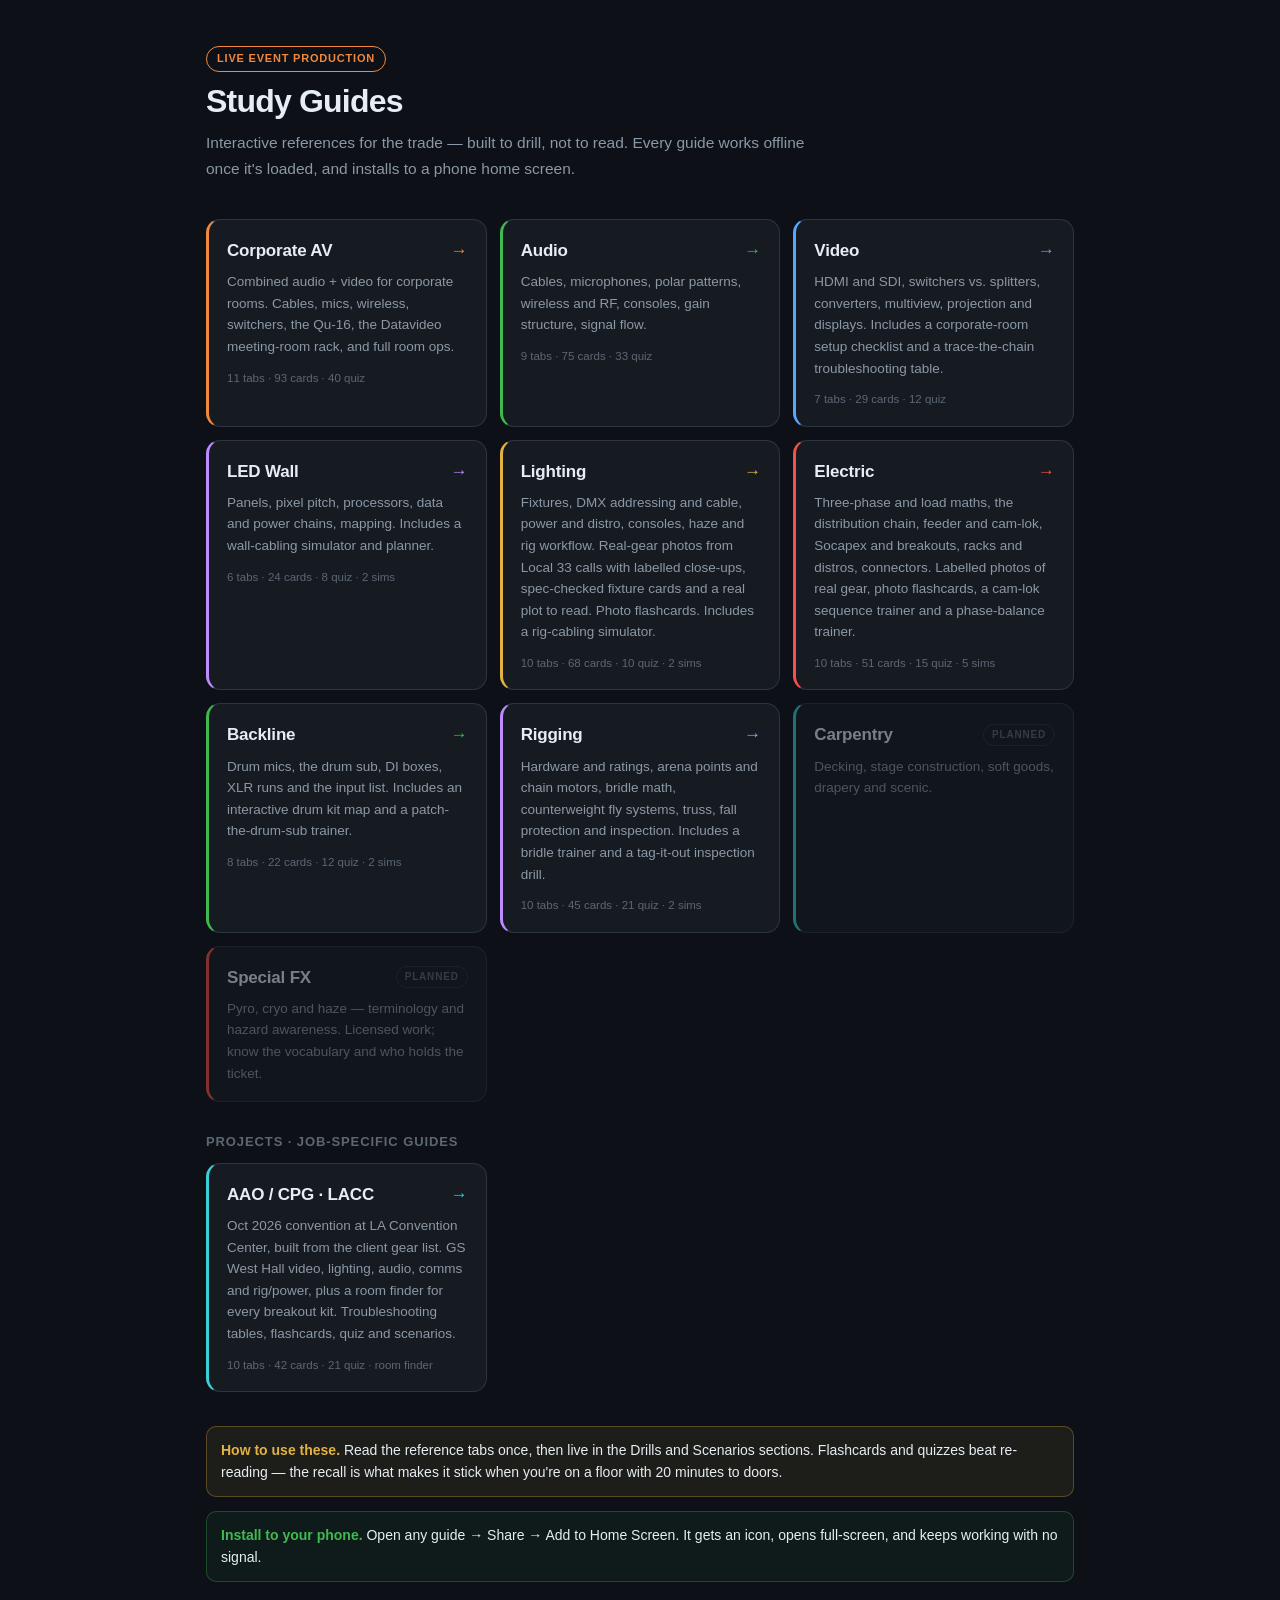
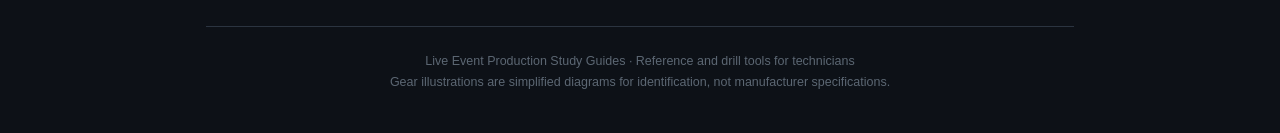
<file: index.html>
<!DOCTYPE html>
<html lang="en">
<head>
<meta charset="utf-8">
<meta name="viewport" content="width=device-width, initial-scale=1, viewport-fit=cover">
<title>Live Event Study Guides</title>
<meta name="description" content="Interactive study guides for live event production departments.">
<meta name="robots" content="noindex, nofollow, noarchive, nosnippet">
<meta name="googlebot" content="noindex, nofollow">
<meta name="theme-color" content="#0d1117">
<style>

:root{
  --bg:#0d1117; --bg2:#161b22; --bg3:#1c2430; --line:#2b3440;
  --txt:#e6edf3; --dim:#8b98a5; --dimmer:#5c6773;
  /* signal color code — used everywhere, consistently */
  --audio:#3fb950;    /* XLR / analog audio — GREEN */
  --rf:#f0883e;       /* RF / wireless / coax — ORANGE */
  --video:#58a6ff;    /* HDMI / video — BLUE */
  --sdi:#bc8cff;      /* SDI / BNC — PURPLE */
  --power:#f85149;    /* IEC / power — RED */
  --data:#39d0d8;     /* CAT / Dante / network — CYAN */
  --warn:#e3b341;
  --radius:14px;
  font-synthesis:none;
}
*{box-sizing:border-box;-webkit-tap-highlight-color:transparent}
html{scroll-behavior:smooth}
body{
  margin:0;background:var(--bg);color:var(--txt);
  font:16px/1.6 -apple-system,BlinkMacSystemFont,"Segoe UI",Roboto,Helvetica,Arial,sans-serif;
  padding-bottom:env(safe-area-inset-bottom);
}
a{color:var(--video)}
.wrap{max-width:900px;margin:0 auto;padding:0 16px 80px}

/* ---------- header ---------- */
header{
  background:linear-gradient(160deg,#161b22 0%,#0d1117 100%);
  border-bottom:1px solid var(--line);padding:28px 16px 22px;
}
header .inner{max-width:900px;margin:0 auto}
h1{margin:0 0 6px;font-size:26px;letter-spacing:-.5px;line-height:1.2}
.sub{color:var(--dim);font-size:14px;margin:0}
.badge{display:inline-block;font-size:11px;letter-spacing:.8px;text-transform:uppercase;
  color:var(--rf);border:1px solid var(--rf);border-radius:99px;padding:3px 10px;margin-bottom:10px;font-weight:600}

/* ---------- nav ---------- */
nav{position:sticky;top:0;z-index:50;background:rgba(13,17,23,.94);
  backdrop-filter:blur(12px);-webkit-backdrop-filter:blur(12px);
  border-bottom:1px solid var(--line);overflow-x:auto;-webkit-overflow-scrolling:touch;scrollbar-width:none}
nav::-webkit-scrollbar{display:none}
nav .navinner{display:flex;gap:4px;max-width:900px;margin:0 auto;padding:8px 12px}
nav button{
  flex:0 0 auto;background:transparent;border:1px solid transparent;color:var(--dim);
  font:600 13px/1 inherit;padding:9px 13px;border-radius:99px;cursor:pointer;white-space:nowrap;transition:.15s}
nav button:hover{color:var(--txt);background:var(--bg2)}
nav button[aria-selected="true"]{background:var(--bg3);color:var(--txt);border-color:var(--line)}

/* ---------- panels ---------- */
.panel{display:none;animation:fade .25s ease}
.panel.on{display:block}
@keyframes fade{from{opacity:0;transform:translateY(6px)}to{opacity:1;transform:none}}
h2{font-size:20px;margin:30px 0 4px;letter-spacing:-.3px}
h2:first-child{margin-top:26px}
h3{font-size:15px;margin:22px 0 8px;color:var(--txt)}
.lede{color:var(--dim);margin:0 0 18px;font-size:14.5px}

/* ---------- cards ---------- */
.card{background:var(--bg2);border:1px solid var(--line);border-radius:var(--radius);
  padding:16px 18px;margin:12px 0}
.card h4{margin:0 0 6px;font-size:15.5px;display:flex;align-items:center;gap:8px;flex-wrap:wrap}
.card p{margin:0;color:var(--dim);font-size:14.5px}
.card p+p{margin-top:8px}
.card.L{border-left:3px solid var(--line)}
.card.audio{border-left-color:var(--audio)} .card.rf{border-left-color:var(--rf)}
.card.video{border-left-color:var(--video)} .card.sdi{border-left-color:var(--sdi)}
.card.power{border-left-color:var(--power)} .card.data{border-left-color:var(--data)}
.grid{display:grid;gap:12px;grid-template-columns:repeat(auto-fit,minmax(260px,1fr))}

.pill{font-size:10.5px;font-weight:700;letter-spacing:.7px;text-transform:uppercase;
  padding:3px 8px;border-radius:5px;white-space:nowrap}
.p-audio{background:rgba(63,185,80,.15);color:var(--audio)}
.p-rf{background:rgba(240,136,62,.15);color:var(--rf)}
.p-video{background:rgba(88,166,255,.15);color:var(--video)}
.p-sdi{background:rgba(188,140,255,.15);color:var(--sdi)}
.p-power{background:rgba(248,81,73,.15);color:var(--power)}
.p-data{background:rgba(57,208,216,.15);color:var(--data)}

/* ---------- key callout ---------- */
.key{background:rgba(227,179,65,.08);border:1px solid rgba(227,179,65,.3);
  border-radius:10px;padding:12px 14px;margin:14px 0;font-size:14px}
.key b{color:var(--warn)}

/* ---------- legend ---------- */
.legend{display:flex;flex-wrap:wrap;gap:8px;margin:16px 0 4px}
.legend span{font-size:11.5px;font-weight:600;padding:5px 10px;border-radius:6px}

/* ---------- signal chain visual ---------- */
.chain{display:flex;flex-wrap:wrap;align-items:center;gap:6px;margin:14px 0}
.node{background:var(--bg3);border:1px solid var(--line);border-radius:9px;
  padding:8px 12px;font-size:13px;font-weight:600}
.arrow{color:var(--dimmer);font-size:14px;font-weight:700}
.arrow.a-audio{color:var(--audio)} .arrow.a-rf{color:var(--rf)}
.arrow.a-video{color:var(--video)} .arrow.a-sdi{color:var(--sdi)}

/* ---------- figures ---------- */
.fig{background:#090d12;border:1px solid var(--line);border-radius:11px;
  padding:16px 12px 12px;margin:14px 0}
.fig svg{display:block;width:100%;height:auto;max-width:430px;margin:0 auto}
.figcap{font-size:12px;color:var(--dimmer);text-align:center;margin-top:10px;line-height:1.55}
.figcap b{color:var(--dim)}
svg .s{fill:none;stroke:#8b98a5;stroke-width:2;stroke-linejoin:round;stroke-linecap:round}
svg .sf{fill:#1c2430;stroke:#8b98a5;stroke-width:2;stroke-linejoin:round}
svg .sd{fill:#0d1117;stroke:#5c6773;stroke-width:1.5}
svg .met{fill:#3f4a57;stroke:#8b98a5;stroke-width:1.5}
svg .gold{fill:#c9a227}
svg .hl{fill:none;stroke-width:2;stroke-dasharray:5 4}
svg .lead{stroke-width:1.4;fill:none}
svg text{font-family:-apple-system,BlinkMacSystemFont,"Segoe UI",Roboto,sans-serif}
svg .lbl{font-size:11px;font-weight:600;fill:#8b98a5}
svg .num{font-size:10px;font-weight:700;fill:#0d1117}
svg .tag{font-size:11.5px;font-weight:800;letter-spacing:.5px}
svg .cap{font-size:12px;font-weight:700;fill:#e6edf3}
.c-audio{stroke:#3fb950} .f-audio{fill:#3fb950}
.c-rf{stroke:#f0883e} .f-rf{fill:#f0883e}
.c-video{stroke:#58a6ff} .f-video{fill:#58a6ff}
.c-sdi{stroke:#bc8cff} .f-sdi{fill:#bc8cff}
.c-power{stroke:#f85149} .f-power{fill:#f85149}
.c-data{stroke:#39d0d8} .f-data{fill:#39d0d8}
.c-warn{stroke:#e3b341} .f-warn{fill:#e3b341}

/* ---------- connector ID drill ---------- */
.idgrid{display:grid;grid-template-columns:repeat(auto-fit,minmax(150px,1fr));gap:10px;margin:14px 0}
.idcard{background:var(--bg2);border:1px solid var(--line);border-radius:11px;padding:12px;
  cursor:pointer;text-align:center;transition:.15s}
.idcard:hover{border-color:var(--dimmer)}
.idcard svg{width:100%;height:auto;max-width:130px}
.idcard .nm{font-size:12.5px;font-weight:700;margin-top:8px}
.idcard .rv{font-size:11.5px;color:var(--dim);margin-top:5px;display:none;line-height:1.5}
.idcard.open .rv{display:block}
.idcard.open{border-color:var(--rf)}
.ckitem{background:var(--bg2);border:1px solid var(--line);border-radius:11px;cursor:pointer;transition:.15s}
.ckitem:hover{border-color:var(--dimmer)}

/* ---------- ordered steps ---------- */
ol.steps{counter-reset:s;list-style:none;padding:0;margin:14px 0}
ol.steps li{counter-increment:s;position:relative;padding:12px 14px 12px 48px;
  background:var(--bg2);border:1px solid var(--line);border-radius:10px;margin-bottom:8px;font-size:14.5px}
ol.steps li::before{content:counter(s);position:absolute;left:14px;top:11px;
  width:22px;height:22px;border-radius:50%;background:var(--bg3);border:1px solid var(--line);
  color:var(--rf);font-size:12px;font-weight:700;display:grid;place-items:center}

ul.chk{list-style:none;padding:0;margin:12px 0}
ul.chk li{padding:9px 12px 9px 32px;position:relative;font-size:14.5px;color:var(--dim);
  border-bottom:1px solid var(--line)}
ul.chk li:last-child{border-bottom:none}
ul.chk li::before{content:"▸";position:absolute;left:12px;color:var(--audio);font-weight:700}

/* ---------- table ---------- */
.tbl{width:100%;border-collapse:collapse;margin:14px 0;font-size:14px;display:block;overflow-x:auto}
.tbl th,.tbl td{text-align:left;padding:10px 12px;border-bottom:1px solid var(--line);white-space:nowrap}
.tbl th{color:var(--dim);font-size:11.5px;text-transform:uppercase;letter-spacing:.6px}

/* ---------- buttons ---------- */
.btn{background:var(--bg3);border:1px solid var(--line);color:var(--txt);
  font:600 14px/1 inherit;padding:11px 18px;border-radius:9px;cursor:pointer;transition:.15s}
.btn:hover{border-color:var(--dimmer)}
.btn.pri{background:var(--audio);border-color:var(--audio);color:#08130b}
.btn.pri:hover{filter:brightness(1.1)}
.btn:disabled{opacity:.4;cursor:default}
.row{display:flex;gap:8px;flex-wrap:wrap;align-items:center;margin:14px 0}

/* ---------- flashcards ---------- */
.fcstage{perspective:1200px;margin:16px 0}
.fc{position:relative;min-height:190px;cursor:pointer;transition:transform .5s;
  transform-style:preserve-3d}
.fc.flip{transform:rotateY(180deg)}
.fcface{position:absolute;inset:0;backface-visibility:hidden;-webkit-backface-visibility:hidden;
  border-radius:var(--radius);border:1px solid var(--line);background:var(--bg2);
  padding:24px;display:flex;flex-direction:column;justify-content:center;align-items:center;text-align:center}
.fcback{transform:rotateY(180deg);background:var(--bg3)}
.fcq{font-size:18px;font-weight:600;line-height:1.4}
.fca{font-size:15px;color:var(--dim);line-height:1.6}
.fchint{position:absolute;bottom:12px;left:0;right:0;text-align:center;
  font-size:11px;color:var(--dimmer);letter-spacing:.5px;text-transform:uppercase}
.counter{font-size:13px;color:var(--dim);font-variant-numeric:tabular-nums}

/* ---------- quiz ---------- */
.qbox{background:var(--bg2);border:1px solid var(--line);border-radius:var(--radius);padding:20px;margin:16px 0}
.qtext{font-size:16.5px;font-weight:600;margin:0 0 16px;line-height:1.45}
.opt{display:block;width:100%;text-align:left;background:var(--bg3);border:1px solid var(--line);
  color:var(--txt);font:15px/1.45 inherit;padding:13px 15px;border-radius:10px;margin-bottom:9px;
  cursor:pointer;transition:.15s}
.opt:hover:not(:disabled){border-color:var(--dimmer)}
.opt.right{border-color:var(--audio);background:rgba(63,185,80,.12)}
.opt.wrong{border-color:var(--power);background:rgba(248,81,73,.12)}
.opt:disabled{cursor:default}
.expl{font-size:14px;color:var(--dim);border-left:3px solid var(--rf);
  padding:2px 0 2px 12px;margin:14px 0 0}
.bar{height:6px;background:var(--bg3);border-radius:99px;overflow:hidden;margin:6px 0 0}
.bar i{display:block;height:100%;background:var(--audio);width:0;transition:width .3s}
.score{font-size:44px;font-weight:800;letter-spacing:-2px;margin:6px 0}

/* ---------- chain builder ---------- */
.slots{display:flex;flex-wrap:wrap;gap:8px;min-height:52px;padding:12px;
  background:var(--bg2);border:1px dashed var(--line);border-radius:12px;margin:12px 0;align-items:center}
.slots:empty::before{content:"Tap the pieces below in order…";color:var(--dimmer);font-size:13.5px}
.tok{background:var(--bg3);border:1px solid var(--line);border-radius:8px;padding:9px 13px;
  font-size:13.5px;font-weight:600;cursor:pointer;transition:.15s}
.tok:hover{border-color:var(--dimmer)}
.tok.used{opacity:.25;pointer-events:none}
.tok.ok{border-color:var(--audio);color:var(--audio)}
.tok.no{border-color:var(--power);color:var(--power)}

/* ---------- scenario ---------- */
.scn{background:var(--bg2);border:1px solid var(--line);border-left:3px solid var(--rf);
  border-radius:var(--radius);padding:18px;margin:14px 0}
.scn .setting{font-size:11px;text-transform:uppercase;letter-spacing:.8px;color:var(--rf);
  font-weight:700;margin-bottom:8px}
.scn .q{font-size:15px;margin:0 0 12px;line-height:1.55}
.reveal{display:none;border-top:1px solid var(--line);margin-top:14px;padding-top:14px;
  font-size:14.5px;color:var(--dim);line-height:1.65}
.reveal.on{display:block}
.reveal b{color:var(--txt)}

footer{border-top:1px solid var(--line);margin-top:50px;padding:24px 0 0;
  color:var(--dimmer);font-size:12.5px;text-align:center;line-height:1.7}
@media(max-width:520px){
  h1{font-size:22px} .wrap{padding:0 13px 70px} .card{padding:14px 15px}
  .score{font-size:38px}
}

.hero{max-width:900px;margin:0 auto;padding:44px 16px 8px}
.hero h1{font-size:32px;margin:0 0 10px;letter-spacing:-.8px}
.hero p{color:var(--dim);font-size:15.5px;margin:0;max-width:620px;line-height:1.65}
.depts{display:grid;gap:13px;grid-template-columns:repeat(auto-fill,minmax(270px,1fr));
  max-width:900px;margin:30px auto 0;padding:0 16px}
.dept{display:block;text-decoration:none;color:inherit;background:var(--bg2);
  border:1px solid var(--line);border-left:3px solid var(--c);border-radius:14px;
  padding:17px 18px;transition:.16s}
a.dept:hover{background:var(--bg3);border-color:var(--dimmer);border-left-color:var(--c);transform:translateY(-2px)}
.dept.soon{opacity:.5}
.dtop{display:flex;align-items:center;justify-content:space-between;gap:10px;margin-bottom:7px}
.dname{font-size:17px;font-weight:700;letter-spacing:-.2px}
.dgo{color:var(--c);font-size:17px;font-weight:700}
.dtag{font-size:10px;font-weight:700;letter-spacing:.8px;text-transform:uppercase;
  color:var(--dimmer);border:1px solid var(--line);border-radius:99px;padding:2px 8px}
.ddesc{margin:0;color:var(--dim);font-size:13.5px;line-height:1.6}
.dmeta{margin-top:11px;font-size:11.5px;color:var(--dimmer);font-variant-numeric:tabular-nums}
.note{max-width:900px;margin:34px auto 0;padding:0 16px}
footer{max-width:900px;margin:44px auto 0}
@media(max-width:520px){.hero h1{font-size:26px}.hero{padding:34px 13px 6px}}
</style>
</head>
<body>

<div class="hero">
  <div class="badge">Live Event Production</div>
  <h1>Study Guides</h1>
  <p>Interactive references for the trade — built to drill, not to read. Every guide works offline once it's loaded, and installs to a phone home screen.</p>
</div>

<div class="depts">
    <a class="dept" href="./av/" style="--c:var(--rf)">
      <div class="dtop"><span class="dname">Corporate AV</span><span class="dgo">→</span></div>
      <p class="ddesc">Combined audio + video for corporate rooms. Cables, mics, wireless, switchers, the Qu-16, the Datavideo meeting-room rack, and full room ops.</p>
      <div class="dmeta">11 tabs · 93 cards · 40 quiz</div>
    </a>
    <a class="dept" href="./audio/" style="--c:var(--audio)">
      <div class="dtop"><span class="dname">Audio</span><span class="dgo">→</span></div>
      <p class="ddesc">Cables, microphones, polar patterns, wireless and RF, consoles, gain structure, signal flow.</p>
      <div class="dmeta">9 tabs · 75 cards · 33 quiz</div>
    </a>
    <a class="dept" href="./video/" style="--c:var(--video)">
      <div class="dtop"><span class="dname">Video</span><span class="dgo">→</span></div>
      <p class="ddesc">HDMI and SDI, switchers vs. splitters, converters, multiview, projection and displays. Includes a corporate-room setup checklist and a trace-the-chain troubleshooting table.</p>
      <div class="dmeta">7 tabs · 29 cards · 12 quiz</div>
    </a>
    <a class="dept" href="./ledwall/" style="--c:var(--sdi)">
      <div class="dtop"><span class="dname">LED Wall</span><span class="dgo">→</span></div>
      <p class="ddesc">Panels, pixel pitch, processors, data and power chains, mapping. Includes a wall-cabling simulator and planner.</p>
      <div class="dmeta">6 tabs · 24 cards · 8 quiz · 2 sims</div>
    </a>
    <a class="dept" href="./lighting/" style="--c:var(--warn)">
      <div class="dtop"><span class="dname">Lighting</span><span class="dgo">→</span></div>
      <p class="ddesc">Fixtures, DMX addressing and cable, power and distro, consoles, haze and rig workflow. Real-gear photos from Local 33 calls with labelled close-ups, spec-checked fixture cards and a real plot to read. Photo flashcards. Includes a rig-cabling simulator.</p>
      <div class="dmeta">10 tabs · 68 cards · 10 quiz · 2 sims</div>
    </a>
    <a class="dept" href="./electric/" style="--c:var(--power)">
      <div class="dtop"><span class="dname">Electric</span><span class="dgo">→</span></div>
      <p class="ddesc">Three-phase and load maths, the distribution chain, feeder and cam-lok, Socapex and breakouts, racks and distros, connectors. Labelled photos of real gear, photo flashcards, a cam-lok sequence trainer and a phase-balance trainer.</p>
      <div class="dmeta">10 tabs · 51 cards · 15 quiz · 5 sims</div>
    </a>
    <a class="dept" href="./backline/" style="--c:var(--audio)">
      <div class="dtop"><span class="dname">Backline</span><span class="dgo">→</span></div>
      <p class="ddesc">Drum mics, the drum sub, DI boxes, XLR runs and the input list. Includes an interactive drum kit map and a patch-the-drum-sub trainer.</p>
      <div class="dmeta">8 tabs · 22 cards · 12 quiz · 2 sims</div>
    </a>
    <a class="dept" href="./rigging/" style="--c:var(--sdi)">
      <div class="dtop"><span class="dname">Rigging</span><span class="dgo">→</span></div>
      <p class="ddesc">Hardware and ratings, arena points and chain motors, bridle math, counterweight fly systems, truss, fall protection and inspection. Includes a bridle trainer and a tag-it-out inspection drill.</p>
      <div class="dmeta">10 tabs · 45 cards · 21 quiz · 2 sims</div>
    </a>
    <div class="dept soon" style="--c:var(--data)">
      <div class="dtop"><span class="dname">Carpentry</span><span class="dtag">planned</span></div>
      <p class="ddesc">Decking, stage construction, soft goods, drapery and scenic.</p>
    </div>
    <div class="dept soon" style="--c:var(--power)">
      <div class="dtop"><span class="dname">Special FX</span><span class="dtag">planned</span></div>
      <p class="ddesc">Pyro, cryo and haze — terminology and hazard awareness. Licensed work; know the vocabulary and who holds the ticket.</p>
    </div>
</div>

<div class="note" style="margin-top:30px">
  <h2 style="font-size:13px;letter-spacing:.9px;text-transform:uppercase;color:var(--dimmer);margin:0 0 10px">Projects &middot; job-specific guides</h2>
</div>
<div class="depts" style="margin-top:0">
    <a class="dept" href="./projects/aao-cpg-lacc/" style="--c:var(--data)">
      <div class="dtop"><span class="dname">AAO / CPG &middot; LACC</span><span class="dgo">&rarr;</span></div>
      <p class="ddesc">Oct 2026 convention at LA Convention Center, built from the client gear list. GS West Hall video, lighting, audio, comms and rig/power, plus a room finder for every breakout kit. Troubleshooting tables, flashcards, quiz and scenarios.</p>
      <div class="dmeta">10 tabs &middot; 42 cards &middot; 21 quiz &middot; room finder</div>
    </a>
</div>

<div class="note">
  <div class="key">
    <b>How to use these.</b> Read the reference tabs once, then live in the Drills and Scenarios sections. Flashcards and quizzes beat re-reading — the recall is what makes it stick when you're on a floor with 20 minutes to doors.
  </div>
  <div class="key" style="border-color:rgba(63,185,80,.3);background:rgba(63,185,80,.06)">
    <b style="color:var(--audio)">Install to your phone.</b> Open any guide → Share → Add to Home Screen. It gets an icon, opens full-screen, and keeps working with no signal.
  </div>
</div>

<div class="wrap" style="padding-bottom:40px">
<footer>
  Live Event Production Study Guides · Reference and drill tools for technicians<br>
  Gear illustrations are simplified diagrams for identification, not manufacturer specifications.
</footer>
</div>

</body>
</html>
</file>
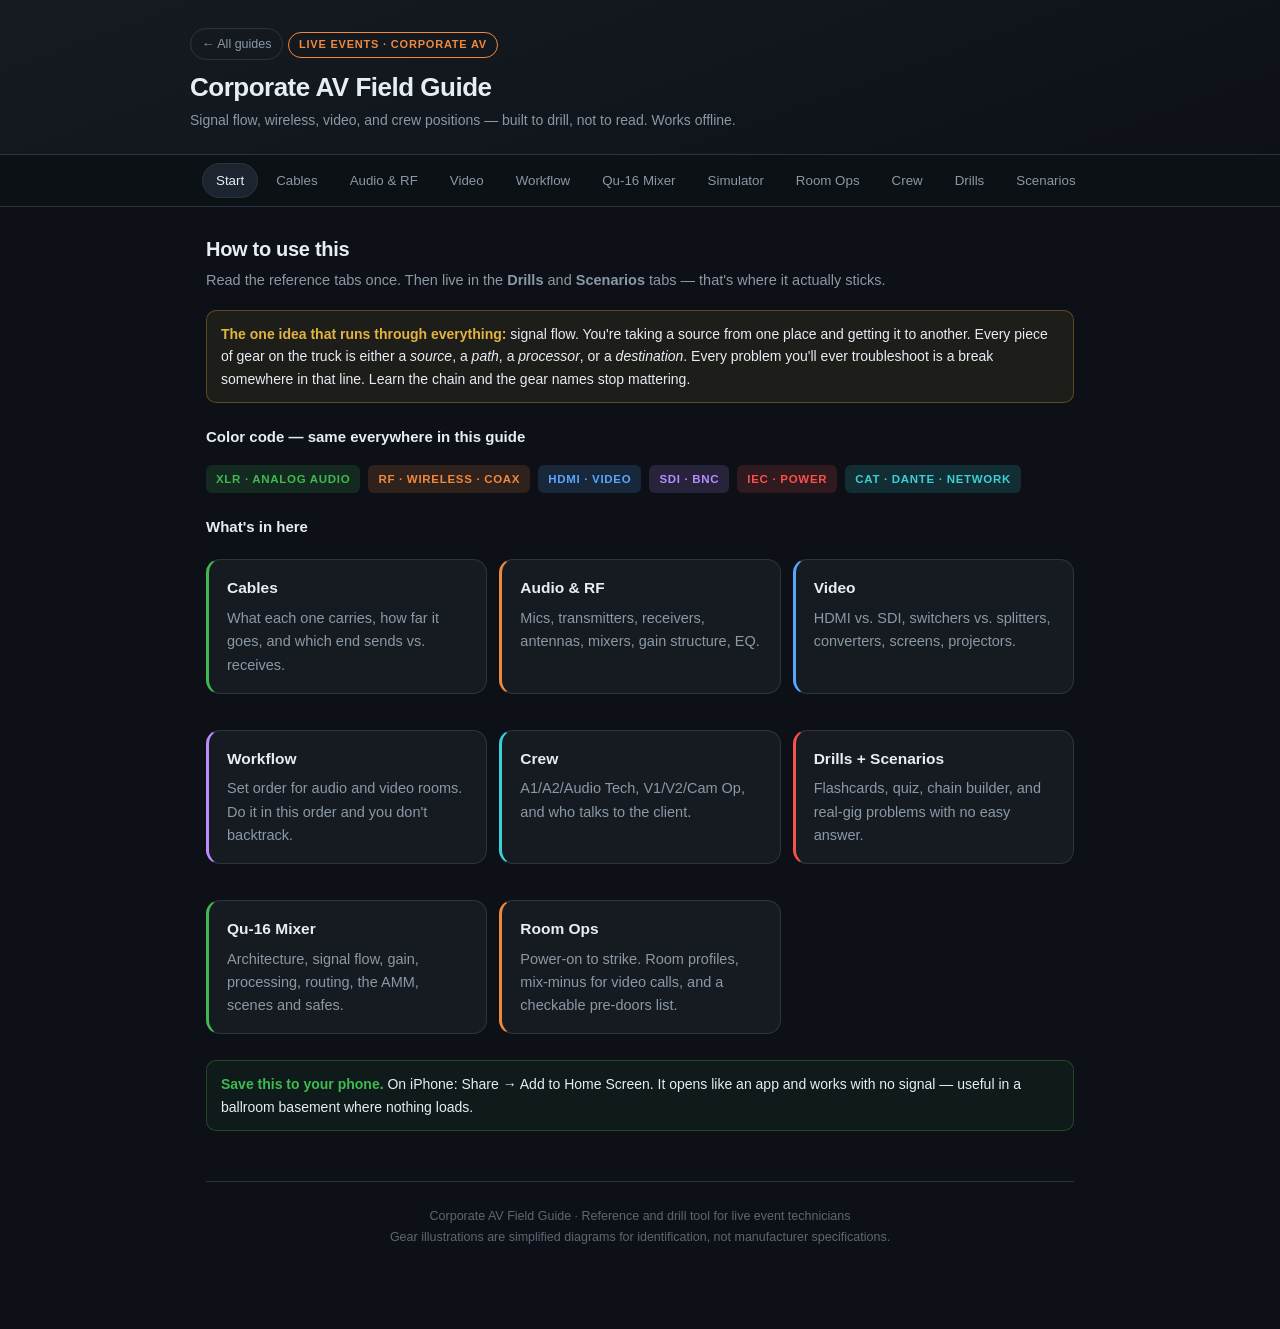
<file: av/index.html>
<!DOCTYPE html>
<html lang="en">
<head>
<meta charset="utf-8">
<meta name="viewport" content="width=device-width, initial-scale=1, viewport-fit=cover">
<title>Corporate AV Field Guide</title>
<meta name="description" content="Interactive corporate AV study guide: signal flow, wireless, video, crew positions, and troubleshooting drills.">
<meta name="robots" content="noindex, nofollow, noarchive, nosnippet">
<meta name="googlebot" content="noindex, nofollow">
<meta name="theme-color" content="#0d1117">
<style>
:root{
  --bg:#0d1117; --bg2:#161b22; --bg3:#1c2430; --line:#2b3440;
  --txt:#e6edf3; --dim:#8b98a5; --dimmer:#5c6773;
  /* signal color code — used everywhere, consistently */
  --audio:#3fb950;    /* XLR / analog audio — GREEN */
  --rf:#f0883e;       /* RF / wireless / coax — ORANGE */
  --video:#58a6ff;    /* HDMI / video — BLUE */
  --sdi:#bc8cff;      /* SDI / BNC — PURPLE */
  --power:#f85149;    /* IEC / power — RED */
  --data:#39d0d8;     /* CAT / Dante / network — CYAN */
  --warn:#e3b341;
  --radius:14px;
  font-synthesis:none;
}
*{box-sizing:border-box;-webkit-tap-highlight-color:transparent}
html{scroll-behavior:smooth}
body{
  margin:0;background:var(--bg);color:var(--txt);
  font:16px/1.6 -apple-system,BlinkMacSystemFont,"Segoe UI",Roboto,Helvetica,Arial,sans-serif;
  padding-bottom:env(safe-area-inset-bottom);
}
a{color:var(--video)}
.wrap{max-width:900px;margin:0 auto;padding:0 16px 80px}

/* ---------- header ---------- */
header{
  background:linear-gradient(160deg,#161b22 0%,#0d1117 100%);
  border-bottom:1px solid var(--line);padding:28px 16px 22px;
}
header .inner{max-width:900px;margin:0 auto}
h1{margin:0 0 6px;font-size:26px;letter-spacing:-.5px;line-height:1.2}
.sub{color:var(--dim);font-size:14px;margin:0}
.badge{display:inline-block;font-size:11px;letter-spacing:.8px;text-transform:uppercase;
  color:var(--rf);border:1px solid var(--rf);border-radius:99px;padding:3px 10px;margin-bottom:10px;font-weight:600}

/* ---------- nav ---------- */
nav{position:sticky;top:0;z-index:50;background:rgba(13,17,23,.94);
  backdrop-filter:blur(12px);-webkit-backdrop-filter:blur(12px);
  border-bottom:1px solid var(--line);overflow-x:auto;-webkit-overflow-scrolling:touch;scrollbar-width:none}
nav::-webkit-scrollbar{display:none}
nav .navinner{display:flex;gap:4px;max-width:900px;margin:0 auto;padding:8px 12px}
nav button{
  flex:0 0 auto;background:transparent;border:1px solid transparent;color:var(--dim);
  font:600 13px/1 inherit;padding:9px 13px;border-radius:99px;cursor:pointer;white-space:nowrap;transition:.15s}
nav button:hover{color:var(--txt);background:var(--bg2)}
nav button[aria-selected="true"]{background:var(--bg3);color:var(--txt);border-color:var(--line)}

/* ---------- panels ---------- */
.panel{display:none;animation:fade .25s ease}
.panel.on{display:block}
@keyframes fade{from{opacity:0;transform:translateY(6px)}to{opacity:1;transform:none}}
h2{font-size:20px;margin:30px 0 4px;letter-spacing:-.3px}
h2:first-child{margin-top:26px}
h3{font-size:15px;margin:22px 0 8px;color:var(--txt)}
.lede{color:var(--dim);margin:0 0 18px;font-size:14.5px}

/* ---------- cards ---------- */
.card{background:var(--bg2);border:1px solid var(--line);border-radius:var(--radius);
  padding:16px 18px;margin:12px 0}
.card h4{margin:0 0 6px;font-size:15.5px;display:flex;align-items:center;gap:8px;flex-wrap:wrap}
.card p{margin:0;color:var(--dim);font-size:14.5px}
.card p+p{margin-top:8px}
.card.L{border-left:3px solid var(--line)}
.card.audio{border-left-color:var(--audio)} .card.rf{border-left-color:var(--rf)}
.card.video{border-left-color:var(--video)} .card.sdi{border-left-color:var(--sdi)}
.card.power{border-left-color:var(--power)} .card.data{border-left-color:var(--data)}
.grid{display:grid;gap:12px;grid-template-columns:repeat(auto-fit,minmax(260px,1fr))}

.pill{font-size:10.5px;font-weight:700;letter-spacing:.7px;text-transform:uppercase;
  padding:3px 8px;border-radius:5px;white-space:nowrap}
.p-audio{background:rgba(63,185,80,.15);color:var(--audio)}
.p-rf{background:rgba(240,136,62,.15);color:var(--rf)}
.p-video{background:rgba(88,166,255,.15);color:var(--video)}
.p-sdi{background:rgba(188,140,255,.15);color:var(--sdi)}
.p-power{background:rgba(248,81,73,.15);color:var(--power)}
.p-data{background:rgba(57,208,216,.15);color:var(--data)}

/* ---------- key callout ---------- */
.key{background:rgba(227,179,65,.08);border:1px solid rgba(227,179,65,.3);
  border-radius:10px;padding:12px 14px;margin:14px 0;font-size:14px}
.key b{color:var(--warn)}

/* ---------- legend ---------- */
.legend{display:flex;flex-wrap:wrap;gap:8px;margin:16px 0 4px}
.legend span{font-size:11.5px;font-weight:600;padding:5px 10px;border-radius:6px}

/* ---------- signal chain visual ---------- */
.chain{display:flex;flex-wrap:wrap;align-items:center;gap:6px;margin:14px 0}
.node{background:var(--bg3);border:1px solid var(--line);border-radius:9px;
  padding:8px 12px;font-size:13px;font-weight:600}
.arrow{color:var(--dimmer);font-size:14px;font-weight:700}
.arrow.a-audio{color:var(--audio)} .arrow.a-rf{color:var(--rf)}
.arrow.a-video{color:var(--video)} .arrow.a-sdi{color:var(--sdi)}

/* ---------- figures ---------- */
.fig{background:#090d12;border:1px solid var(--line);border-radius:11px;
  padding:16px 12px 12px;margin:14px 0}
.fig svg{display:block;width:100%;height:auto;max-width:430px;margin:0 auto}
.figcap{font-size:12px;color:var(--dimmer);text-align:center;margin-top:10px;line-height:1.55}
.figcap b{color:var(--dim)}
svg .s{fill:none;stroke:#8b98a5;stroke-width:2;stroke-linejoin:round;stroke-linecap:round}
svg .sf{fill:#1c2430;stroke:#8b98a5;stroke-width:2;stroke-linejoin:round}
svg .sd{fill:#0d1117;stroke:#5c6773;stroke-width:1.5}
svg .met{fill:#3f4a57;stroke:#8b98a5;stroke-width:1.5}
svg .gold{fill:#c9a227}
svg .hl{fill:none;stroke-width:2;stroke-dasharray:5 4}
svg .lead{stroke-width:1.4;fill:none}
svg text{font-family:-apple-system,BlinkMacSystemFont,"Segoe UI",Roboto,sans-serif}
svg .lbl{font-size:11px;font-weight:600;fill:#8b98a5}
svg .num{font-size:10px;font-weight:700;fill:#0d1117}
svg .tag{font-size:11.5px;font-weight:800;letter-spacing:.5px}
svg .cap{font-size:12px;font-weight:700;fill:#e6edf3}
.c-audio{stroke:#3fb950} .f-audio{fill:#3fb950}
.c-rf{stroke:#f0883e} .f-rf{fill:#f0883e}
.c-video{stroke:#58a6ff} .f-video{fill:#58a6ff}
.c-sdi{stroke:#bc8cff} .f-sdi{fill:#bc8cff}
.c-power{stroke:#f85149} .f-power{fill:#f85149}
.c-data{stroke:#39d0d8} .f-data{fill:#39d0d8}
.c-warn{stroke:#e3b341} .f-warn{fill:#e3b341}

/* ---------- connector ID drill ---------- */
.idgrid{display:grid;grid-template-columns:repeat(auto-fit,minmax(150px,1fr));gap:10px;margin:14px 0}
.idcard{background:var(--bg2);border:1px solid var(--line);border-radius:11px;padding:12px;
  cursor:pointer;text-align:center;transition:.15s}
.idcard:hover{border-color:var(--dimmer)}
.idcard svg{width:100%;height:auto;max-width:130px}
.idcard .nm{font-size:12.5px;font-weight:700;margin-top:8px}
.idcard .rv{font-size:11.5px;color:var(--dim);margin-top:5px;display:none;line-height:1.5}
.idcard.open .rv{display:block}
.idcard.open{border-color:var(--rf)}
.ckitem{background:var(--bg2);border:1px solid var(--line);border-radius:11px;cursor:pointer;transition:.15s}
.ckitem:hover{border-color:var(--dimmer)}

/* ---------- ordered steps ---------- */
ol.steps{counter-reset:s;list-style:none;padding:0;margin:14px 0}
ol.steps li{counter-increment:s;position:relative;padding:12px 14px 12px 48px;
  background:var(--bg2);border:1px solid var(--line);border-radius:10px;margin-bottom:8px;font-size:14.5px}
ol.steps li::before{content:counter(s);position:absolute;left:14px;top:11px;
  width:22px;height:22px;border-radius:50%;background:var(--bg3);border:1px solid var(--line);
  color:var(--rf);font-size:12px;font-weight:700;display:grid;place-items:center}

ul.chk{list-style:none;padding:0;margin:12px 0}
ul.chk li{padding:9px 12px 9px 32px;position:relative;font-size:14.5px;color:var(--dim);
  border-bottom:1px solid var(--line)}
ul.chk li:last-child{border-bottom:none}
ul.chk li::before{content:"▸";position:absolute;left:12px;color:var(--audio);font-weight:700}

/* ---------- table ---------- */
.tbl{width:100%;border-collapse:collapse;margin:14px 0;font-size:14px;display:block;overflow-x:auto}
.tbl th,.tbl td{text-align:left;padding:10px 12px;border-bottom:1px solid var(--line);white-space:nowrap}
.tbl th{color:var(--dim);font-size:11.5px;text-transform:uppercase;letter-spacing:.6px}

/* ---------- buttons ---------- */
.btn{background:var(--bg3);border:1px solid var(--line);color:var(--txt);
  font:600 14px/1 inherit;padding:11px 18px;border-radius:9px;cursor:pointer;transition:.15s}
.btn:hover{border-color:var(--dimmer)}
.btn.pri{background:var(--audio);border-color:var(--audio);color:#08130b}
.btn.pri:hover{filter:brightness(1.1)}
.btn:disabled{opacity:.4;cursor:default}
.row{display:flex;gap:8px;flex-wrap:wrap;align-items:center;margin:14px 0}

/* ---------- flashcards ---------- */
.fcstage{perspective:1200px;margin:16px 0}
.fc{position:relative;min-height:190px;cursor:pointer;transition:transform .5s;
  transform-style:preserve-3d}
.fc.flip{transform:rotateY(180deg)}
.fcface{position:absolute;inset:0;backface-visibility:hidden;-webkit-backface-visibility:hidden;
  border-radius:var(--radius);border:1px solid var(--line);background:var(--bg2);
  padding:24px;display:flex;flex-direction:column;justify-content:center;align-items:center;text-align:center}
.fcback{transform:rotateY(180deg);background:var(--bg3)}
.fcq{font-size:18px;font-weight:600;line-height:1.4}
.fca{font-size:15px;color:var(--dim);line-height:1.6}
.fchint{position:absolute;bottom:12px;left:0;right:0;text-align:center;
  font-size:11px;color:var(--dimmer);letter-spacing:.5px;text-transform:uppercase}
.counter{font-size:13px;color:var(--dim);font-variant-numeric:tabular-nums}

/* ---------- quiz ---------- */
.qbox{background:var(--bg2);border:1px solid var(--line);border-radius:var(--radius);padding:20px;margin:16px 0}
.qtext{font-size:16.5px;font-weight:600;margin:0 0 16px;line-height:1.45}
.opt{display:block;width:100%;text-align:left;background:var(--bg3);border:1px solid var(--line);
  color:var(--txt);font:15px/1.45 inherit;padding:13px 15px;border-radius:10px;margin-bottom:9px;
  cursor:pointer;transition:.15s}
.opt:hover:not(:disabled){border-color:var(--dimmer)}
.opt.right{border-color:var(--audio);background:rgba(63,185,80,.12)}
.opt.wrong{border-color:var(--power);background:rgba(248,81,73,.12)}
.opt:disabled{cursor:default}
.expl{font-size:14px;color:var(--dim);border-left:3px solid var(--rf);
  padding:2px 0 2px 12px;margin:14px 0 0}
.bar{height:6px;background:var(--bg3);border-radius:99px;overflow:hidden;margin:6px 0 0}
.bar i{display:block;height:100%;background:var(--audio);width:0;transition:width .3s}
.score{font-size:44px;font-weight:800;letter-spacing:-2px;margin:6px 0}

/* ---------- chain builder ---------- */
.slots{display:flex;flex-wrap:wrap;gap:8px;min-height:52px;padding:12px;
  background:var(--bg2);border:1px dashed var(--line);border-radius:12px;margin:12px 0;align-items:center}
.slots:empty::before{content:"Tap the pieces below in order…";color:var(--dimmer);font-size:13.5px}
.tok{background:var(--bg3);border:1px solid var(--line);border-radius:8px;padding:9px 13px;
  font-size:13.5px;font-weight:600;cursor:pointer;transition:.15s}
.tok:hover{border-color:var(--dimmer)}
.tok.used{opacity:.25;pointer-events:none}
.tok.ok{border-color:var(--audio);color:var(--audio)}
.tok.no{border-color:var(--power);color:var(--power)}

/* ---------- scenario ---------- */
.scn{background:var(--bg2);border:1px solid var(--line);border-left:3px solid var(--rf);
  border-radius:var(--radius);padding:18px;margin:14px 0}
.scn .setting{font-size:11px;text-transform:uppercase;letter-spacing:.8px;color:var(--rf);
  font-weight:700;margin-bottom:8px}
.scn .q{font-size:15px;margin:0 0 12px;line-height:1.55}
.reveal{display:none;border-top:1px solid var(--line);margin-top:14px;padding-top:14px;
  font-size:14.5px;color:var(--dim);line-height:1.65}
.reveal.on{display:block}
.reveal b{color:var(--txt)}

footer{border-top:1px solid var(--line);margin-top:50px;padding:24px 0 0;
  color:var(--dimmer);font-size:12.5px;text-align:center;line-height:1.7}
@media(max-width:520px){
  h1{font-size:22px} .wrap{padding:0 13px 70px} .card{padding:14px 15px}
  .score{font-size:38px}
}
.homelink{display:inline-flex;align-items:center;gap:6px;font-size:12.5px;color:var(--dim);
  text-decoration:none;margin-bottom:12px;padding:5px 11px;border:1px solid var(--line);
  border-radius:99px;transition:.15s}
.homelink:hover{color:var(--txt);border-color:var(--dimmer)}
/* ---------- simulators ---------- */
.sim{background:var(--bg2);border:1px solid var(--line);border-radius:var(--radius);padding:18px;margin:14px 0}
.simrow{display:flex;gap:22px;flex-wrap:wrap;align-items:flex-start}
.simmeters{display:flex;gap:16px;flex:0 0 auto}
.mtr{width:64px;text-align:center;position:relative}
.mtrbar{position:relative;height:230px;width:34px;margin:0 auto;border-radius:5px;
  overflow:hidden;background:#05080b;border:1px solid var(--line)}
.mzone{position:absolute;left:0;right:0}
.mclip{top:0;height:26%;background:rgba(248,81,73,.16)}
.mgood{top:26%;height:52%;background:rgba(63,185,80,.12)}
.mnoise{bottom:0;height:22%;background:rgba(92,103,115,.16)}
.mfill{position:absolute;left:3px;right:3px;bottom:0;border-radius:3px;
  background:linear-gradient(180deg,#3fb950,#2a7f38);transition:height .12s}
.mfill.room{background:linear-gradient(180deg,#58a6ff,#2b6cb8)}
.mfill.hot{background:linear-gradient(180deg,#f85149,#a4322c)}
.mtick{position:absolute;left:0;right:0;height:1px;background:rgba(230,237,243,.45)}
.mtick span{position:absolute;right:-24px;top:-7px;font-size:9.5px;color:var(--dim);font-weight:700}
.mlbl{font-size:10px;font-weight:700;letter-spacing:.5px;color:var(--dim);margin-top:9px;line-height:1.5}
.mlbl span{color:var(--txt);font-size:13px;font-variant-numeric:tabular-nums}
.pkled{position:absolute;top:-19px;left:50%;transform:translateX(-50%);font-size:9.5px;font-weight:800;
  padding:2px 7px;border-radius:4px;border:1px solid var(--line);color:var(--dimmer);letter-spacing:.5px}
.pkled.on{background:var(--power);border-color:var(--power);color:#fff}
.simctl{flex:1 1 250px;min-width:230px}
.slab{display:block;font-size:11px;font-weight:700;letter-spacing:.7px;color:var(--dim);margin-bottom:7px}
.slab b{float:right;color:var(--txt);font-variant-numeric:tabular-nums;letter-spacing:0}
.simctl input[type=range]{width:100%;accent-color:var(--audio);height:26px}
.srange{display:flex;justify-content:space-between;font-size:10px;color:var(--dimmer);margin-top:-2px}
.srcnote{margin-top:10px;font-size:12px;color:var(--dimmer)}
.verdict{margin-top:16px;border-left:3px solid var(--line);padding:11px 14px;
  background:var(--bg3);border-radius:0 9px 9px 0;font-size:14px;line-height:1.6}
.verdict b{display:block;margin-bottom:4px;font-size:13px;letter-spacing:.4px;text-transform:uppercase}
.verdict.ok{border-left-color:var(--audio)} .verdict.ok b{color:var(--audio)}
.verdict.warn{border-left-color:var(--warn)} .verdict.warn b{color:var(--warn)}
.verdict.bad{border-left-color:var(--power)} .verdict.bad b{color:var(--power)}
@media(max-width:520px){.simrow{gap:16px}.mtrbar{height:180px;width:30px}.mtr{width:56px}}

</style>
</head>
<body>

<header>
  <div class="inner">
    <a class="homelink" href="../">← All guides</a>
    <div class="badge" style="color:var(--rf);border-color:var(--rf)">Live Events · Corporate AV</div>
    <h1>Corporate AV Field Guide</h1>
    <p class="sub">Signal flow, wireless, video, and crew positions — built to drill, not to read. Works offline.</p>
  </div>
</header>

<nav role="tablist">
  <div class="navinner" id="nav"></div>
</nav>

<div class="wrap">

<!-- ══════════════════ START ══════════════════ -->
<section class="panel on" id="p-start">
  <h2>How to use this</h2>
  <p class="lede">Read the reference tabs once. Then live in the <b>Drills</b> and <b>Scenarios</b> tabs — that's where it actually sticks.</p>

  <div class="key">
    <b>The one idea that runs through everything:</b> signal flow. You're taking a source from one place and getting it to another. Every piece of gear on the truck is either a <i>source</i>, a <i>path</i>, a <i>processor</i>, or a <i>destination</i>. Every problem you'll ever troubleshoot is a break somewhere in that line. Learn the chain and the gear names stop mattering.
  </div>

  <h3>Color code — same everywhere in this guide</h3>
  <div class="legend">
    <span class="pill p-audio">XLR · Analog Audio</span>
    <span class="pill p-rf">RF · Wireless · Coax</span>
    <span class="pill p-video">HDMI · Video</span>
    <span class="pill p-sdi">SDI · BNC</span>
    <span class="pill p-power">IEC · Power</span>
    <span class="pill p-data">CAT · Dante · Network</span>
  </div>

  <h3>What's in here</h3>
  <div class="grid">
    <div class="card L audio"><h4>Cables</h4><p>What each one carries, how far it goes, and which end sends vs. receives.</p></div>
    <div class="card L rf"><h4>Audio &amp; RF</h4><p>Mics, transmitters, receivers, antennas, mixers, gain structure, EQ.</p></div>
    <div class="card L video"><h4>Video</h4><p>HDMI vs. SDI, switchers vs. splitters, converters, screens, projectors.</p></div>
    <div class="card L sdi"><h4>Workflow</h4><p>Set order for audio and video rooms. Do it in this order and you don't backtrack.</p></div>
    <div class="card L data"><h4>Crew</h4><p>A1/A2/Audio Tech, V1/V2/Cam Op, and who talks to the client.</p></div>
    <div class="card L power"><h4>Drills + Scenarios</h4><p>Flashcards, quiz, chain builder, and real-gig problems with no easy answer.</p></div>
    <div class="card L audio"><h4>Qu-16 Mixer</h4><p>Architecture, signal flow, gain, processing, routing, the AMM, scenes and safes.</p></div>
    <div class="card L rf"><h4>Room Ops</h4><p>Power-on to strike. Room profiles, mix-minus for video calls, and a checkable pre-doors list.</p></div>
  </div>

  <div class="key" style="border-color:rgba(63,185,80,.3);background:rgba(63,185,80,.06)">
    <b style="color:var(--audio)">Save this to your phone.</b> On iPhone: Share → Add to Home Screen. It opens like an app and works with no signal — useful in a ballroom basement where nothing loads.
  </div>
</section>

<!-- ══════════════════ CABLES ══════════════════ -->
<section class="panel" id="p-cables">
  <h2>Cables &amp; Connectors</h2>
  <p class="lede">Know what each carries and how far it goes. That alone solves half the problems on a floor.</p>

  <div class="card L audio">
    <h4>XLR <span class="pill p-audio">Analog Audio</span></h4>
    <p>The most common cable in audio. Three pins: <b>Pin 1 = shield/ground, Pin 2 = positive/hot, Pin 3 = negative/cold.</b></p>
    <p><b>The rule that never changes: female receives, male sends.</b> So the female end goes into the source device's output, the male end goes into the next device's input. Balanced — that's why it rejects noise over long runs.</p>

    <div class="fig">
      <svg viewBox="0 0 420 210" role="img" aria-label="XLR male and female connector faces compared">
        <!-- MALE -->
        <circle class="sf" cx="105" cy="88" r="58"/>
        <circle class="sd" cx="105" cy="88" r="47"/>
        <!-- key notch -->
        <rect class="met" x="93" y="36" width="24" height="12" rx="3"/>
        <!-- pins (solid = male) -->
        <circle class="met" cx="86" cy="70" r="9" style="fill:#8b98a5"/>
        <text class="num" x="86" y="74" text-anchor="middle">2</text>
        <circle class="met" cx="124" cy="88" r="9" style="fill:#8b98a5"/>
        <text class="num" x="124" y="92" text-anchor="middle">3</text>
        <circle class="met" cx="86" cy="110" r="9" style="fill:#8b98a5"/>
        <text class="num" x="86" y="114" text-anchor="middle">1</text>
        <text class="cap" x="105" y="172" text-anchor="middle">MALE</text>
        <text class="tag f-audio" x="105" y="190" text-anchor="middle">SENDS →</text>

        <!-- FEMALE -->
        <circle class="sf" cx="315" cy="88" r="58"/>
        <circle class="sd" cx="315" cy="88" r="47"/>
        <rect class="met" x="303" y="36" width="24" height="12" rx="3"/>
        <!-- sockets (hollow = female) -->
        <circle class="met" cx="334" cy="70" r="9"/><circle cx="334" cy="70" r="3.5" fill="#0d1117"/>
        <text class="lbl" x="356" y="74" text-anchor="middle">2</text>
        <circle class="met" cx="296" cy="88" r="9"/><circle cx="296" cy="88" r="3.5" fill="#0d1117"/>
        <text class="lbl" x="274" y="92" text-anchor="middle">3</text>
        <circle class="met" cx="334" cy="110" r="9"/><circle cx="334" cy="110" r="3.5" fill="#0d1117"/>
        <text class="lbl" x="356" y="114" text-anchor="middle">1</text>
        <text class="cap" x="315" y="172" text-anchor="middle">FEMALE</text>
        <text class="tag f-audio" x="315" y="190" text-anchor="middle">← RECEIVES</text>

        <!-- callout -->
        <path class="hl c-warn" d="M172 88 h76"/>
        <path class="lead c-warn" d="M210 88 l-6 -5 M210 88 l-6 5" transform="translate(38,0)"/>
        <text class="lbl f-warn" x="210" y="76" text-anchor="middle">mates</text>
      </svg>
      <div class="figcap"><b>Tell them apart instantly:</b> solid pins sticking out = male. Holes = female. Mnemonic that works and you won't forget — pins go in holes.</div>
    </div>
  </div>

  <div class="card L rf">
    <h4>Coax (BNC) <span class="pill p-rf">RF</span></h4>
    <p>Looks identical to SDI — same cable, same connector. The difference is what's on it. Coax in the audio world carries <b>RF from your paddle antennas to your receivers</b> (or to an antenna distro).</p>
    <p>Because it looks like SDI, label it. This is the #1 cable people grab wrong on a mixed AV cart.</p>
  </div>

  <div class="card L sdi">
    <h4>SDI (BNC) <span class="pill p-sdi">Video</span></h4>
    <p>Coax cable with a BNC connector carrying video. <b>Runs about 300 feet</b> before signal degradation. Locks on with a twist — it doesn't fall out, which is why it's the standard for anything crossing a room.</p>
  </div>

  <div class="fig">
    <svg viewBox="0 0 420 250" role="img" aria-label="Coax RF and SDI video BNC connectors are physically identical">
      <!-- top: RF -->
      <g transform="translate(0,4)">
        <path class="s" d="M18 44 h44"/>
        <rect class="sf" x="62" y="26" width="26" height="36" rx="4"/>
        <rect class="met" x="88" y="22" width="46" height="44" rx="5"/>
        <path class="s" d="M96 22 v-7 M126 22 v-7"/>
        <rect class="met" x="134" y="34" width="20" height="20" rx="3"/>
        <circle class="gold" cx="160" cy="44" r="5"/>
        <path class="s" d="M154 30 h14 M154 58 h14"/>
        <text class="tag f-rf" x="186" y="40">COAX → RF</text>
        <text class="lbl" x="186" y="57">antenna to receiver</text>
      </g>
      <!-- bottom: SDI -->
      <g transform="translate(0,104)">
        <path class="s" d="M18 44 h44"/>
        <rect class="sf" x="62" y="26" width="26" height="36" rx="4"/>
        <rect class="met" x="88" y="22" width="46" height="44" rx="5"/>
        <path class="s" d="M96 22 v-7 M126 22 v-7"/>
        <rect class="met" x="134" y="34" width="20" height="20" rx="3"/>
        <circle class="gold" cx="160" cy="44" r="5"/>
        <path class="s" d="M154 30 h14 M154 58 h14"/>
        <text class="tag f-sdi" x="186" y="40">SDI → VIDEO</text>
        <text class="lbl" x="186" y="57">switcher to display</text>
      </g>
      <!-- identical bracket -->
      <path class="hl c-power" d="M10 20 h164 M10 20 v168 M10 188 h164"/>
      <text class="tag f-power" x="210" y="215" text-anchor="middle">PHYSICALLY IDENTICAL — YOU CANNOT TELL BY LOOKING</text>
      <text class="lbl f-warn" x="210" y="236" text-anchor="middle">This is why you label both ends of every run.</text>
    </svg>
    <div class="figcap"><b>The most important figure in this guide.</b> Same cable, same BNC connector, same twist-lock. The only thing that differs is the signal riding on it. Trace the run or read the label — never trust your eyes on this one.</div>
  </div>

  <div class="card L video">
    <h4>HDMI <span class="pill p-video">Video + Audio</span></h4>
    <p>Carries <b>both video and audio</b>. Maxes out around <b>50 feet</b> before degradation — that's the whole reason converters exist.</p>
    <p>Friction-fit connector. It walks out of ports. Tape it or use a locking adapter on anything that matters.</p>

    <div class="fig">
      <svg viewBox="0 0 420 190" role="img" aria-label="HDMI connector shape and how it differs from BNC">
        <!-- HDMI plug, face on -->
        <path class="sf" d="M120 46 h130 l-16 44 h-98 z"/>
        <path class="sd" d="M132 58 h106 l-10 22 h-86 z"/>
        <g class="gold">
          <rect x="140" y="62" width="4" height="7"/><rect x="150" y="62" width="4" height="7"/>
          <rect x="160" y="62" width="4" height="7"/><rect x="170" y="62" width="4" height="7"/>
          <rect x="180" y="62" width="4" height="7"/><rect x="190" y="62" width="4" height="7"/>
          <rect x="200" y="62" width="4" height="7"/><rect x="210" y="62" width="4" height="7"/>
          <rect x="220" y="62" width="4" height="7"/>
          <rect x="145" y="72" width="4" height="7"/><rect x="155" y="72" width="4" height="7"/>
          <rect x="165" y="72" width="4" height="7"/><rect x="175" y="72" width="4" height="7"/>
          <rect x="185" y="72" width="4" height="7"/><rect x="195" y="72" width="4" height="7"/>
          <rect x="205" y="72" width="4" height="7"/><rect x="215" y="72" width="4" height="7"/>
        </g>
        <path class="s" d="M155 90 h60 l0 22 h-60 z"/>
        <path class="s" d="M175 112 h20 v34 h-20 z"/>

        <!-- callout: asymmetric trapezoid -->
        <path class="lead c-video" d="M120 46 L78 32"/>
        <text class="lbl f-video" x="8" y="28">flat top,</text>
        <text class="lbl f-video" x="8" y="42">angled sides</text>

        <path class="lead c-warn" d="M250 46 L296 30"/>
        <text class="lbl f-warn" x="300" y="26">19 pins,</text>
        <text class="lbl f-warn" x="300" y="40">two rows</text>

        <path class="lead c-power" d="M185 146 L185 168"/>
        <text class="lbl f-power" x="185" y="182" text-anchor="middle">no lock — it walks out. tape it.</text>

        <text class="tag f-video" x="30" y="120">HDMI</text>
        <text class="lbl" x="30" y="137">video + audio</text>
        <text class="lbl" x="30" y="152">~50 ft max</text>
      </svg>
      <div class="figcap"><b>Shape is the tell:</b> a lopsided trapezoid — flat on top, tapered underneath. It only goes in one way, and it never locks. Every other connector in this guide either screws, twists, or clips.</div>
    </div>
  </div>

  <div class="card L power">
    <h4>IEC (D-Plug) <span class="pill p-power">Power</span></h4>
    <p>Supplies power to active speakers and other powered gear. If a powered speaker is silent, this is the first thing you look at — before you look at anything clever.</p>
  </div>

  <div class="card L data">
    <h4>CAT / Ethernet <span class="pill p-data">Data</span></h4>
    <p>Data between network switches, receivers, and computers. Also the backbone for <b>Dante</b> audio networking.</p>
  </div>

  <div class="fig">
    <svg viewBox="0 0 420 175" role="img" aria-label="IEC power connector and RJ45 ethernet connector compared">
      <!-- IEC C13 -->
      <g transform="translate(38,20)">
        <path class="sf" d="M8 22 h72 a8 8 0 0 1 8 8 v14 l-14 16 h-60 a8 8 0 0 1 -8 -8 v-22 a8 8 0 0 1 8 -8 z"/>
        <rect class="sd" x="20" y="34" width="9" height="18" rx="2"/>
        <rect class="sd" x="42" y="34" width="9" height="18" rx="2"/>
        <rect class="sd" x="64" y="34" width="9" height="18" rx="2"/>
        <path class="s" d="M8 62 h56"/>
        <text class="tag f-power" x="48" y="98" text-anchor="middle">IEC</text>
        <text class="lbl" x="48" y="115" text-anchor="middle">POWER only</text>
        <path class="lead c-power" d="M88 44 L118 30"/>
        <text class="lbl f-power" x="122" y="27">notched corner</text>
        <text class="lbl f-power" x="122" y="41">= one orientation</text>
      </g>
      <!-- RJ45 -->
      <g transform="translate(268,20)">
        <rect class="sf" x="14" y="26" width="58" height="42" rx="4"/>
        <path class="sf" d="M34 26 h18 v-14 h-18 z"/>
        <g class="gold">
          <rect x="20" y="30" width="4" height="12"/><rect x="27" y="30" width="4" height="12"/>
          <rect x="34" y="30" width="4" height="12"/><rect x="41" y="30" width="4" height="12"/>
          <rect x="48" y="30" width="4" height="12"/><rect x="55" y="30" width="4" height="12"/>
          <rect x="62" y="30" width="4" height="12"/>
        </g>
        <path class="s" d="M14 68 h58"/>
        <text class="tag f-data" x="43" y="98" text-anchor="middle">CAT / RJ45</text>
        <text class="lbl" x="43" y="115" text-anchor="middle">DATA + Dante</text>
        <path class="lead c-data" d="M43 12 L20 -2"/>
        <text class="lbl f-data" x="16" y="-6" text-anchor="end">plastic clip</text>
      </g>
      <path class="s" style="stroke:#2b3440" d="M210 26 v104"/>
      <text class="lbl f-warn" x="210" y="162" text-anchor="middle">The clip and the notch are the tells.</text>
    </svg>
    <div class="figcap"><b>Confusable at a glance in a dark room.</b> IEC has a notched, D-shaped body with three flat slots. RJ45 is smaller, has a springy clip on top, and shows eight gold contacts.</div>
  </div>

  <div class="card L audio">
    <h4>Snake <span class="pill p-audio">Multi-channel Audio</span></h4>
    <p>Multiple XLR runs bundled into one jacket. Purpose: <b>condense the number of cable runs</b>. One snake from stage to front of house instead of sixteen loose XLRs across a walkway.</p>
  </div>

  <div class="key">
    <b>The lookalike trap:</b> Coax and SDI are physically the same cable with the same BNC ends. One is carrying RF to a receiver, the other is carrying video to a display. Label both ends of every run — the deck says it and every A2 who's been burned says it louder.
  </div>

  <h3>Distance cheat sheet</h3>
  <table class="tbl">
    <tr><th>Cable</th><th>Carries</th><th>Max run</th></tr>
    <tr><td><span class="pill p-video">HDMI</span></td><td>Video + audio</td><td>~50 ft</td></tr>
    <tr><td><span class="pill p-sdi">SDI</span></td><td>Video</td><td>~300 ft</td></tr>
    <tr><td><span class="pill p-rf">Whip antenna</span></td><td>RF pickup</td><td>~75 ft</td></tr>
    <tr><td><span class="pill p-rf">Paddle antenna</span></td><td>RF pickup</td><td>200–300 ft</td></tr>
  </table>

  <h2>Connector ID Drill</h2>
  <p class="lede">Name it before you tap it. If you can't call these instantly, you'll be the one holding up a load-in.</p>
  <div class="idgrid">

    <div class="idcard">
      <svg viewBox="0 0 100 100"><circle class="sf" cx="50" cy="46" r="34"/><circle class="sd" cx="50" cy="46" r="27"/>
        <rect class="met" x="43" y="15" width="14" height="7" rx="2"/>
        <circle cx="39" cy="35" r="5.5" fill="#8b98a5"/><circle cx="61" cy="46" r="5.5" fill="#8b98a5"/><circle cx="39" cy="58" r="5.5" fill="#8b98a5"/></svg>
      <div class="nm">?</div>
      <div class="rv"><b style="color:var(--audio)">XLR Male</b><br>Solid pins. <b>Sends.</b> Goes into the mixer input.</div>
    </div>

    <div class="idcard">
      <svg viewBox="0 0 100 100"><circle class="sf" cx="50" cy="46" r="34"/><circle class="sd" cx="50" cy="46" r="27"/>
        <rect class="met" x="43" y="15" width="14" height="7" rx="2"/>
        <circle class="met" cx="61" cy="35" r="5.5"/><circle cx="61" cy="35" r="2" fill="#0d1117"/>
        <circle class="met" cx="39" cy="46" r="5.5"/><circle cx="39" cy="46" r="2" fill="#0d1117"/>
        <circle class="met" cx="61" cy="58" r="5.5"/><circle cx="61" cy="58" r="2" fill="#0d1117"/></svg>
      <div class="nm">?</div>
      <div class="rv"><b style="color:var(--audio)">XLR Female</b><br>Holes. <b>Receives.</b> Goes onto the receiver output.</div>
    </div>

    <div class="idcard">
      <svg viewBox="0 0 100 100"><path class="s" d="M6 46 h20"/><rect class="sf" x="26" y="34" width="16" height="24" rx="3"/>
        <rect class="met" x="42" y="30" width="30" height="32" rx="4"/><path class="s" d="M49 30 v-6 M65 30 v-6"/>
        <rect class="met" x="72" y="39" width="13" height="14" rx="2"/><circle class="gold" cx="89" cy="46" r="4"/></svg>
      <div class="nm">?</div>
      <div class="rv"><b style="color:var(--rf)">BNC</b> — could be <b>coax (RF)</b> or <b>SDI (video)</b>. Identical. <b>Read the label.</b></div>
    </div>

    <div class="idcard">
      <svg viewBox="0 0 100 100"><path class="sf" d="M18 32 h64 l-8 24 h-48 z"/><path class="sd" d="M25 39 h50 l-5 11 h-40 z"/>
        <g class="gold"><rect x="30" y="41" width="3" height="5"/><rect x="37" y="41" width="3" height="5"/><rect x="44" y="41" width="3" height="5"/><rect x="51" y="41" width="3" height="5"/><rect x="58" y="41" width="3" height="5"/><rect x="65" y="41" width="3" height="5"/></g>
        <path class="s" d="M36 56 h28 v12 h-28 z M44 68 h12 v18 h-12 z"/></svg>
      <div class="nm">?</div>
      <div class="rv"><b style="color:var(--video)">HDMI</b><br>Lopsided trapezoid. Video + audio. <b>~50 ft.</b> Never locks.</div>
    </div>

    <div class="idcard">
      <svg viewBox="0 0 100 100"><path class="sf" d="M18 30 h50 a7 7 0 0 1 7 7 v12 l-12 14 h-45 a7 7 0 0 1 -7 -7 v-19 a7 7 0 0 1 7 -7 z"/>
        <rect class="sd" x="27" y="40" width="8" height="16" rx="2"/><rect class="sd" x="43" y="40" width="8" height="16" rx="2"/><rect class="sd" x="59" y="40" width="8" height="16" rx="2"/>
        <path class="s" d="M18 63 h40"/></svg>
      <div class="nm">?</div>
      <div class="rv"><b style="color:var(--power)">IEC</b><br>Notched corner, 3 flat slots. <b>Power only.</b></div>
    </div>

    <div class="idcard">
      <svg viewBox="0 0 100 100"><rect class="sf" x="26" y="34" width="48" height="34" rx="4"/><path class="sf" d="M42 34 h16 v-12 h-16 z"/>
        <g class="gold"><rect x="31" y="38" width="3" height="10"/><rect x="37" y="38" width="3" height="10"/><rect x="43" y="38" width="3" height="10"/><rect x="49" y="38" width="3" height="10"/><rect x="55" y="38" width="3" height="10"/><rect x="61" y="38" width="3" height="10"/><rect x="67" y="38" width="3" height="10"/></g>
        <path class="s" d="M26 68 h48"/></svg>
      <div class="nm">?</div>
      <div class="rv"><b style="color:var(--data)">CAT / RJ45</b><br>Plastic clip on top. Data + <b>Dante</b>.</div>
    </div>

    <div class="idcard">
      <svg viewBox="0 0 100 100"><path class="s" d="M8 46 h22"/><rect class="sf" x="30" y="36" width="26" height="20" rx="4"/>
        <rect class="met" x="56" y="41" width="34" height="10" rx="5"/>
        <rect x="68" y="41" width="2.5" height="10" fill="#0d1117"/><rect x="77" y="41" width="2.5" height="10" fill="#0d1117"/></svg>
      <div class="nm">?</div>
      <div class="rv"><b style="color:var(--audio)">3.5mm TRS (mini)</b><br><b>Two black rings</b> = stereo. This is your laptop feed — into a <b>PC DI</b>.</div>
    </div>

    <div class="idcard">
      <svg viewBox="0 0 100 100"><path class="s" d="M8 46 h20"/><rect class="sf" x="28" y="34" width="24" height="24" rx="4"/>
        <rect class="met" x="52" y="39" width="38" height="14" rx="6"/>
        <rect x="72" y="39" width="3" height="14" fill="#0d1117"/>
        <circle class="met" cx="88" cy="46" r="6"/></svg>
      <div class="nm">?</div>
      <div class="rv"><b style="color:var(--audio)">1/4" TS</b><br><b>One ring</b>, fat shaft. Instrument level — <b>unbalanced.</b> Needs a DI.</div>
    </div>

  </div>
  <div class="key">
    <b>The pattern for all mini/quarter-inch plugs:</b> count the black rings on the shaft. One ring = 2 conductors = unbalanced mono. Two rings = 3 conductors = stereo or balanced. That single habit tells you whether you need a DI box.
  </div>
</section>

<!-- ══════════════════ AUDIO ══════════════════ -->
<section class="panel" id="p-audio">
  <h2>Microphones</h2>

  <div class="grid">
    <div class="card L audio">
      <h4>Dynamic</h4>
      <p>Rugged, hard to overload, no external power needed. Better for vocals in live sound. <b>Most common mic in corporate settings.</b> Works best in live environments.</p>
    </div>
    <div class="card L audio">
      <h4>Condenser</h4>
      <p>Significantly better sound quality and far more sensitive — picks up quiet sources. Common on high-frequency instruments and vocals. <b>Works best in a studio environment.</b> Needs power.</p>
    </div>
  </div>

  <div class="card L audio">
    <h4>Lavalier ("Lav") <span class="pill p-audio">Most-used in AV</span></h4>
    <p>The most common piece of mic equipment in corporate AV. Normally a <b>condenser</b>. Wins on size and on picking up clear vocals from the presenter without being in the shot.</p>
  </div>

  <div class="fig">
    <svg viewBox="0 0 420 200" role="img" aria-label="Dynamic, condenser, and lavalier microphones compared">
      <!-- dynamic (ball grille, tapered) -->
      <g transform="translate(20,10)">
        <circle class="sf" cx="42" cy="34" r="26"/>
        <path class="s" d="M22 22 q20 -8 40 0 M20 34 h44 M22 46 q20 8 40 0"/>
        <path class="sf" d="M22 50 q20 12 40 0 l-6 68 a14 14 0 0 1 -28 0 z"/>
        <path class="s" d="M28 90 h28"/>
        <text class="cap" x="42" y="146" text-anchor="middle">DYNAMIC</text>
        <text class="lbl" x="42" y="163" text-anchor="middle">rugged · no power</text>
        <text class="lbl f-audio" x="42" y="179" text-anchor="middle">corporate default</text>
      </g>
      <!-- condenser (straight body, larger grille basket) -->
      <g transform="translate(160,10)">
        <rect class="sf" x="18" y="12" width="48" height="52" rx="8"/>
        <path class="s" d="M18 24 h48 M18 36 h48 M18 48 h48 M30 12 v52 M42 12 v52 M54 12 v52"/>
        <rect class="sf" x="26" y="64" width="32" height="54" rx="5"/>
        <circle class="met" cx="42" cy="80" r="4"/>
        <text class="cap" x="42" y="146" text-anchor="middle">CONDENSER</text>
        <text class="lbl" x="42" y="163" text-anchor="middle">sensitive · needs power</text>
        <text class="lbl f-warn" x="42" y="179" text-anchor="middle">studio environment</text>
      </g>
      <!-- lav -->
      <g transform="translate(286,10)">
        <rect class="sf" x="44" y="24" width="17" height="26" rx="5"/>
        <circle class="met" cx="52.5" cy="31" r="3"/>
        <path class="s" d="M52 50 q-6 26 8 44 q14 18 2 34"/>
        <rect class="met" x="52" y="126" width="14" height="10" rx="2"/>
        <path class="lead c-audio" d="M44 34 L22 22"/>
        <text class="lbl f-audio" x="18" y="19" text-anchor="end">tiny</text>
        <text class="lbl f-audio" x="18" y="32" text-anchor="end">capsule</text>
        <text class="cap" x="56" y="160" text-anchor="middle">LAVALIER</text>
        <text class="lbl" x="56" y="177" text-anchor="middle">a tiny condenser</text>
      </g>
    </svg>
    <div class="figcap"><b>Silhouette is the giveaway.</b> Dynamic = round ball grille on a tapered handle. Condenser = straight body with a large mesh basket, often side-address. Lav = a capsule the size of a pencil eraser on a thin cable ending in a pack connector.</div>
  </div>

  <div class="card L audio">
    <h4>SM57 vs. SM58 <span class="pill p-audio">the two you'll see most</span></h4>
    <p>Both are dynamics. Both are on nearly every truck. They are not interchangeable.</p>
    <p><b>SM58</b> — the ball grille one. Frequency response <b>shaped specifically for vocals</b>. This is the most popular microphone in the world and it's what goes on a podium or in a hand.</p>
    <p><b>SM57</b> — the small flat-nosed one. <b>Flatter response, small grille.</b> Built for instruments — drums, guitar cabs. The narrow head lets you get it in close where a 58 won't fit.</p>
  </div>

  <div class="fig">
    <svg viewBox="0 0 420 190" role="img" aria-label="SM58 ball grille versus SM57 small flat grille">
      <!-- 58 -->
      <g transform="translate(56,12)">
        <circle class="sf" cx="42" cy="34" r="26"/>
        <path class="s" d="M22 22 q20 -8 40 0 M20 34 h44 M22 46 q20 8 40 0"/>
        <path class="sf" d="M22 50 q20 12 40 0 l-6 62 a14 14 0 0 1 -28 0 z"/>
        <text class="cap" x="42" y="140" text-anchor="middle">SM58</text>
        <text class="lbl f-audio" x="42" y="156" text-anchor="middle">VOCALS</text>
        <text class="lbl" x="42" y="172" text-anchor="middle">podium, handheld</text>
        <path class="lead c-audio" d="M68 26 L104 14"/>
        <text class="lbl f-audio" x="108" y="11">big round</text>
        <text class="lbl f-audio" x="108" y="24">ball grille</text>
      </g>
      <!-- 57 -->
      <g transform="translate(246,12)">
        <path class="sf" d="M28 20 h34 a5 5 0 0 1 5 5 v18 a5 5 0 0 1 -5 5 h-34 a5 5 0 0 1 -5 -5 v-18 a5 5 0 0 1 5 -5 z"/>
        <path class="s" d="M23 28 h44 M23 36 h44 M23 44 h44"/>
        <path class="sf" d="M28 48 h34 l-4 62 a13 13 0 0 1 -26 0 z"/>
        <text class="cap" x="45" y="140" text-anchor="middle">SM57</text>
        <text class="lbl f-warn" x="45" y="156" text-anchor="middle">INSTRUMENTS</text>
        <text class="lbl" x="45" y="172" text-anchor="middle">drums, guitar cabs</text>
        <path class="lead c-warn" d="M67 30 L96 14"/>
        <text class="lbl f-warn" x="100" y="11">small flat</text>
        <text class="lbl f-warn" x="100" y="24">head</text>
      </g>
    </svg>
    <div class="figcap"><b>One glance tells you which.</b> Big round ball = 58 = voices. Small flat nose = 57 = instruments. Handing a presenter a 57 isn't wrong exactly, but anyone who knows will notice.</div>
  </div>

  <div class="card L audio">
    <h4>Inside a dynamic mic</h4>
    <p>Worth knowing because it explains <i>why</i> a dynamic behaves the way it does: <b>windscreen → diaphragm → coil → magnetic core → capsule → transformer → XLR output.</b></p>
    <p>Sound waves move the diaphragm, which moves a coil inside a magnet, which generates a tiny voltage. The transformer boosts it enough to reach the console. <b>It's a loudspeaker running backwards</b> — same induction coil, opposite direction.</p>
    <p>That's why it needs no external power (it generates its own signal) and why it takes abuse (there's nothing delicate or electrically charged in the path).</p>
  </div>

  <div class="grid">
    <div class="card L power">
      <h4>Dynamic — the tradeoffs</h4>
      <p><b style="color:var(--audio)">Wins:</b> hard to overload, rugged, better for live vocals, no external power, corporate default.</p>
      <p><b style="color:var(--power)">Costs:</b> less sensitive — needs a louder source. Not well suited to high frequencies.</p>
    </div>
    <div class="card L power">
      <h4>Condenser — the tradeoffs</h4>
      <p><b style="color:var(--audio)">Wins:</b> better sound quality, far more sensitive, great on high-frequency sources, studio-grade detail.</p>
      <p><b style="color:var(--power)">Costs:</b> <b>needs phantom power</b>, distorts more easily if misused, far more expensive. Its sensitivity makes it impractical in most corporate rooms.</p>
    </div>
  </div>

  <div class="card L power">
    <h4>Phantom power (+48V) <span class="pill p-power">travels on XLR</span></h4>
    <p>XLR doesn't just carry audio — it can carry <b>48 volts of power back up the same cable</b>. That's how a condenser gets fed.</p>
    <p><b>The practical version:</b> condenser needs it, dynamic doesn't. A dead condenser is very often just phantom left off on that channel. Look there before you swap the mic.</p>
  </div>

  <h2>Polar Patterns</h2>
  <p class="lede">A polar pattern is the shape of what a mic <i>hears</i>. Pick wrong and you're amplifying the room instead of the presenter — which is the same thing as inviting feedback.</p>

  <div class="fig">
    <svg viewBox="0 0 420 300" role="img" aria-label="Six microphone polar patterns compared">
      <!-- row 1 -->
      <g transform="translate(28,10)">
        <path class="f-rf" opacity=".55" d="M40 78 C4 78 4 26 40 26 C76 26 76 78 40 78 Z"/>
        <path class="s" d="M40 76 v26"/><circle class="met" cx="40" cy="72" r="6"/>
        <text class="cap" x="40" y="122" text-anchor="middle">Cardioid</text>
        <text class="lbl f-audio" x="40" y="137" text-anchor="middle">front only</text>
      </g>
      <g transform="translate(158,10)">
        <path class="f-rf" opacity=".55" d="M40 66 C6 66 6 22 40 22 C74 22 74 66 40 66 Z"/>
        <ellipse class="f-rf" opacity=".35" cx="40" cy="86" rx="17" ry="11"/>
        <path class="s" d="M40 76 v26"/><circle class="met" cx="40" cy="72" r="6"/>
        <text class="cap" x="40" y="122" text-anchor="middle">Supercardioid</text>
        <text class="lbl" x="40" y="137" text-anchor="middle">tighter</text>
      </g>
      <g transform="translate(288,10)">
        <path class="f-rf" opacity=".55" d="M40 64 C4 64 4 22 40 22 C76 22 76 64 40 64 Z"/>
        <ellipse class="f-rf" opacity=".4" cx="40" cy="88" rx="21" ry="14"/>
        <path class="s" d="M40 76 v26"/><circle class="met" cx="40" cy="72" r="6"/>
        <text class="cap" x="40" y="122" text-anchor="middle">Hypercardioid</text>
        <text class="lbl" x="40" y="137" text-anchor="middle">tightest</text>
      </g>
      <!-- row 2 -->
      <g transform="translate(28,158)">
        <circle class="f-rf" opacity=".55" cx="40" cy="52" r="34"/>
        <path class="s" d="M40 76 v26"/><circle class="met" cx="40" cy="72" r="6"/>
        <text class="cap" x="40" y="122" text-anchor="middle">Omnidirectional</text>
        <text class="lbl f-power" x="40" y="137" text-anchor="middle">hears everything</text>
      </g>
      <g transform="translate(158,158)">
        <ellipse class="f-rf" opacity=".55" cx="40" cy="40" rx="13" ry="32"/>
        <ellipse class="f-rf" opacity=".3" cx="40" cy="76" rx="26" ry="7"/>
        <path class="s" d="M40 76 v26"/><circle class="met" cx="40" cy="72" r="6"/>
        <text class="cap" x="40" y="122" text-anchor="middle">Lobar</text>
        <text class="lbl" x="40" y="137" text-anchor="middle">shotgun</text>
      </g>
      <g transform="translate(288,158)">
        <ellipse class="f-rf" opacity=".55" cx="40" cy="34" rx="30" ry="22"/>
        <ellipse class="f-rf" opacity=".55" cx="40" cy="88" rx="30" ry="22"/>
        <path class="s" d="M40 76 v26"/><circle class="met" cx="40" cy="72" r="6"/>
        <text class="cap" x="40" y="122" text-anchor="middle">Bidirectional</text>
        <text class="lbl" x="40" y="137" text-anchor="middle">sides dead</text>
      </g>
      <path class="s" style="stroke:#2b3440" d="M20 152 h380"/>
    </svg>
    <div class="figcap"><b>The shaded area is what the mic hears.</b> Tighter pattern = more rejection of the room = more gain before feedback. That's the whole reason this matters on a live floor.</div>
  </div>

  <div class="key">
    <b>Most lavs are cardioid.</b> That's deliberate — they reject sound from the back and sides, so they pick up the presenter and not the room, the speakers, or the guy talking at the next table. It's also why lav placement matters so much: point the pattern at the mouth, not the shoulder.
  </div>

  <h3>Micing a presenter</h3>
  <p class="lede">Wardrobe decides your job. A button-up shirt gives you easy access to good placement. A sweatshirt or a dress does not — plan for extra time, tape, and a conversation.</p>

  <h2>Wireless &amp; RF</h2>

  <div class="chain">
    <span class="node">Mic</span><span class="arrow a-audio">→</span>
    <span class="node">Transmitter</span><span class="arrow a-rf">≈ RF ≈</span>
    <span class="node">Antenna</span><span class="arrow a-rf">→</span>
    <span class="node">Receiver</span><span class="arrow a-audio">→ XLR →</span>
    <span class="node">Mixer</span>
  </div>

  <div class="card L rf">
    <h4>Transmitter</h4>
    <p>Every wireless mic has two halves. The transmitter takes the <b>electrical signal from the mic and converts it into a radio frequency</b>. Bodypack (like a ULXD1) for a lav, or built into a handheld.</p>
  </div>

  <div class="card L rf">
    <h4>Receiver</h4>
    <p>Takes in the encoded RF and <b>turns it back into analog signal</b>. That signal then goes to the mixer over XLR — female end into the receiver, male end into the mixer.</p>
  </div>

  <div class="fig">
    <svg viewBox="0 0 420 206" role="img" aria-label="Bodypack transmitter and rack receiver">
      <!-- bodypack -->
      <g transform="translate(26,24)">
        <rect class="sf" x="20" y="26" width="62" height="94" rx="9"/>
        <rect class="sd" x="30" y="38" width="42" height="24" rx="3"/>
        <path class="s" d="M34 46 h20 M34 54 h30"/>
        <circle class="met" cx="40" cy="82" r="6"/><circle class="met" cx="62" cy="82" r="6"/>
        <rect class="met" x="38" y="98" width="26" height="9" rx="2"/>
        <path class="s c-rf" d="M74 26 q10 -18 6 -24"/>
        <rect class="met" x="34" y="16" width="16" height="10" rx="2"/>
        <path class="lead c-rf" d="M80 4 L104 -6"/>
        <text class="lbl f-rf" x="108" y="-3">antenna wire</text>
        <path class="lead c-audio" d="M42 16 L26 -6"/>
        <text class="lbl f-audio" x="22" y="-3" text-anchor="end">mic in</text>
        <text class="cap" x="51" y="146" text-anchor="middle">TRANSMITTER</text>
        <text class="lbl" x="51" y="163" text-anchor="middle">on the presenter</text>
        <text class="lbl" x="51" y="178" text-anchor="middle">audio → RF</text>
      </g>
      <!-- receiver 1U -->
      <g transform="translate(180,24)">
        <path class="s c-rf" d="M28 44 l-14 -34 M196 44 l14 -34"/>
        <circle class="f-rf" cx="14" cy="8" r="3"/><circle class="f-rf" cx="210" cy="8" r="3"/>
        <rect class="sf" x="18" y="44" width="188" height="52" rx="6"/>
        <rect class="sd" x="56" y="54" width="76" height="32" rx="3"/>
        <path class="s" d="M62 64 h50 M62 74 h38"/>
        <circle class="met" cx="152" cy="70" r="13"/>
        <rect class="met" x="26" y="56" width="18" height="28" rx="2"/>
        <g><rect class="f-rf" x="170" y="56" width="6" height="6"/><rect class="f-rf" x="170" y="66" width="6" height="6"/>
           <rect class="f-audio" x="190" y="56" width="6" height="6"/><rect class="f-audio" x="190" y="66" width="6" height="6"/></g>
        <text class="lbl f-rf" x="173" y="90" text-anchor="middle" style="font-size:9px">RF</text>
        <text class="lbl f-audio" x="193" y="90" text-anchor="middle" style="font-size:9px">AUD</text>
        <path class="lead c-warn" d="M35 56 L35 26"/>
        <text class="lbl f-warn" x="35" y="22" text-anchor="middle">IR sync window</text>
        <text class="cap" x="112" y="126" text-anchor="middle">RECEIVER</text>
        <text class="lbl" x="112" y="143" text-anchor="middle">at your tech table</text>
        <text class="lbl" x="112" y="158" text-anchor="middle">RF → analog → XLR out</text>
      </g>
    </svg>
    <div class="figcap"><b>The two meters on the receiver face are your whole job as an A2.</b> RF meter = is the radio link healthy. Audio meter = is sound actually arriving. RF good but audio dead means a muted pack or a bad lav — not a frequency problem.</div>
  </div>

  <div class="card L rf">
    <h4>Paddle antennas</h4>
    <p>Replace the little whip antennas on the back of a receiver. <b>200–300 ft of pickup vs. about 75 ft on whips.</b> Get them up, get them out front, keep bodies and metal out of the path.</p>

    <div class="fig">
      <svg viewBox="0 0 420 180" role="img" aria-label="Whip antenna versus paddle antenna">
        <!-- whip -->
        <g transform="translate(46,16)">
          <path class="s c-rf" style="stroke-width:3" d="M40 96 v-58"/>
          <circle class="f-rf" cx="40" cy="34" r="4"/>
          <rect class="met" x="30" y="96" width="20" height="14" rx="3"/>
          <path class="s" d="M20 110 h40"/>
          <text class="cap" x="40" y="136" text-anchor="middle">WHIP</text>
          <text class="tag f-power" x="40" y="156" text-anchor="middle">~75 ft</text>
          <text class="lbl" x="40" y="172" text-anchor="middle">stock, on the receiver</text>
        </g>
        <!-- paddle -->
        <g transform="translate(200,10)">
          <path class="sf" d="M18 20 l86 26 v22 l-86 26 v-30 l-16 -7 v-0 l16 -7 z"/>
          <path class="s c-rf" d="M30 44 h62 M34 58 h54 M38 72 h46"/>
          <rect class="met" x="6" y="52" width="22" height="18" rx="3"/>
          <circle class="gold" cx="17" cy="80" r="4"/>
          <path class="s" d="M17 84 v14 M8 116 h18 M17 98 v18"/>
          <text class="cap" x="60" y="140" text-anchor="middle">PADDLE (directional)</text>
          <text class="tag f-audio" x="60" y="160" text-anchor="middle">200–300 ft</text>
          <text class="lbl" x="60" y="176" text-anchor="middle">on a stand, aimed at stage</text>
        </g>
        <path class="lead c-warn" d="M300 40 L344 26"/>
        <text class="lbl f-warn" x="348" y="23">wide end</text>
        <text class="lbl f-warn" x="348" y="37">points at</text>
        <text class="lbl f-warn" x="348" y="51">the talent</text>
      </svg>
      <div class="figcap"><b>Unmistakable shape.</b> A paddle is a flat directional arrowhead on a mic stand — you aim the <b>wide end</b> at the stage. A whip is a bare rod screwed straight into the receiver. If you see whips on a big room, that's your dropout problem.</div>
    </div>
  </div>

  <div class="card L rf">
    <h4>Antenna distro</h4>
    <p>Capture with two paddles, then <b>distribute that signal to every receiver over coax</b>. Instead of eight receivers each fighting with their own whips, they all share two well-placed paddles.</p>
  </div>

  <div class="card L rf">
    <h4>Frequency coordinator</h4>
    <p>On big events there's often a <b>frequency coordinator</b> who assigns you frequencies based on the strongest open RF in the building — because every department is competing for the same spectrum.</p>
    <p>When there isn't one, <b>you assign them yourself</b> using the receiver's scan function. Know both situations: on a large show, don't just scan and take whatever you find — ask whether someone is coordinating first. Taking a frequency that belongs to another department is a fast way to make enemies and kill someone else's mic.</p>
  </div>

  <h3>Setting frequencies — the sequence</h3>
  <ol class="steps">
    <li>Connect your antennas and power up the receiver. <b>Antennas first</b> — scanning without them gives you a garbage result.</li>
    <li>Hit the scan function. Choose whether you're scanning the group or the channel.</li>
    <li>When it finds an open frequency, push <b>Enter</b> to confirm and set it.</li>
    <li>Sync the mic: push <b>Sync</b> on the receiver, hold the transmitter about <b>6 inches from the IR window</b>.</li>
  </ol>

  <h2>Audio Gear</h2>

  <div class="card L audio">
    <h4>Digital mixer</h4>
    <p>Judged on: channel count, quality, EQ types (parametric and graphic), routing/AUX sends, digital vs. analog, phantom power, and application. Recallable scenes and a visual display are why pros prefer them.</p>
  </div>
  <div class="card L audio">
    <h4>Analog mixer</h4>
    <p>Looks harder, is actually simpler for beginners — every function has one knob. Experienced engineers dislike them for real reasons: size, limited EQ bands, limited routing, and no visual display.</p>
  </div>
  <div class="fig">
    <svg viewBox="0 0 420 180" role="img" aria-label="Digital mixer with touchscreen versus analog mixer with knob rows">
      <!-- digital -->
      <g transform="translate(14,10)">
        <rect class="sf" x="6" y="14" width="176" height="94" rx="7"/>
        <rect class="sd" x="16" y="22" width="102" height="52" rx="4"/>
        <path class="s c-data" d="M24 60 h12 v-22 M42 60 h12 v-32 M60 60 h12 v-14 M78 60 h12 v-26 M96 60 h12 v-18"/>
        <g class="met"><rect x="128" y="24" width="12" height="10" rx="2"/><rect x="146" y="24" width="12" height="10" rx="2"/>
          <rect x="164" y="24" width="12" height="10" rx="2"/><rect x="128" y="40" width="12" height="10" rx="2"/>
          <rect x="146" y="40" width="12" height="10" rx="2"/><rect x="164" y="40" width="12" height="10" rx="2"/></g>
        <g class="s"><path d="M22 82 v20 M38 82 v20 M54 82 v20 M70 82 v20 M86 82 v20 M102 82 v20 M118 82 v20 M134 82 v20 M150 82 v20 M166 82 v20"/></g>
        <g class="met"><rect x="18" y="88" width="8" height="6" rx="1"/><rect x="34" y="92" width="8" height="6" rx="1"/>
          <rect x="50" y="86" width="8" height="6" rx="1"/><rect x="66" y="94" width="8" height="6" rx="1"/>
          <rect x="82" y="89" width="8" height="6" rx="1"/><rect x="98" y="91" width="8" height="6" rx="1"/>
          <rect x="114" y="87" width="8" height="6" rx="1"/><rect x="130" y="93" width="8" height="6" rx="1"/>
          <rect x="146" y="88" width="8" height="6" rx="1"/><rect x="162" y="90" width="8" height="6" rx="1"/></g>
        <text class="cap" x="94" y="132" text-anchor="middle">DIGITAL</text>
        <text class="lbl f-data" x="94" y="149" text-anchor="middle">big screen · few knobs</text>
        <text class="lbl" x="94" y="164" text-anchor="middle">recallable scenes</text>
      </g>
      <!-- analog -->
      <g transform="translate(224,10)">
        <rect class="sf" x="6" y="14" width="176" height="94" rx="7"/>
        <g class="met">
          <circle cx="20" cy="26" r="5"/><circle cx="42" cy="26" r="5"/><circle cx="64" cy="26" r="5"/><circle cx="86" cy="26" r="5"/><circle cx="108" cy="26" r="5"/><circle cx="130" cy="26" r="5"/><circle cx="152" cy="26" r="5"/><circle cx="170" cy="26" r="5"/>
          <circle cx="20" cy="42" r="5"/><circle cx="42" cy="42" r="5"/><circle cx="64" cy="42" r="5"/><circle cx="86" cy="42" r="5"/><circle cx="108" cy="42" r="5"/><circle cx="130" cy="42" r="5"/><circle cx="152" cy="42" r="5"/><circle cx="170" cy="42" r="5"/>
          <circle cx="20" cy="58" r="5"/><circle cx="42" cy="58" r="5"/><circle cx="64" cy="58" r="5"/><circle cx="86" cy="58" r="5"/><circle cx="108" cy="58" r="5"/><circle cx="130" cy="58" r="5"/><circle cx="152" cy="58" r="5"/><circle cx="170" cy="58" r="5"/>
          <circle cx="20" cy="74" r="5"/><circle cx="42" cy="74" r="5"/><circle cx="64" cy="74" r="5"/><circle cx="86" cy="74" r="5"/><circle cx="108" cy="74" r="5"/><circle cx="130" cy="74" r="5"/><circle cx="152" cy="74" r="5"/><circle cx="170" cy="74" r="5"/>
        </g>
        <g class="s"><path d="M20 86 v18 M42 86 v18 M64 86 v18 M86 86 v18 M108 86 v18 M130 86 v18 M152 86 v18 M170 86 v18"/></g>
        <text class="cap" x="94" y="132" text-anchor="middle">ANALOG</text>
        <text class="lbl f-warn" x="94" y="149" text-anchor="middle">knob grid · no screen</text>
        <text class="lbl" x="94" y="164" text-anchor="middle">one knob = one function</text>
      </g>
    </svg>
    <div class="figcap"><b>Call it from ten feet away:</b> a big screen and a sparse surface means digital. A dense grid of knobs with no display means analog. Analog looks harder but it's simpler — every function has exactly one physical control, and nothing is buried in a menu.</div>
  </div>

  <div class="card L audio">
    <h4>DI box</h4>
    <p>Takes <b>unbalanced, high-impedance</b> signal and converts it to <b>balanced, low-impedance mic level</b>. That's the whole job — it makes a signal safe to run long distances into a mixer.</p>
  </div>
  <div class="card L audio">
    <h4>PC DI box</h4>
    <p>Same purpose, built for laptops. Has a mini stereo (3.5mm) cable attached that converts to XLR. This is your presenter's MacBook getting into the console.</p>
  </div>
  <div class="card L audio">
    <h4>Stage box</h4>
    <p>Takes a group of signals and sends them down a <b>snake</b>, usually to front of house.</p>
  </div>
  <div class="card L data">
    <h4>Rio <span class="pill p-data">Dante</span></h4>
    <p>Same function as a stage box, but passes signal over <b>ethernet using Dante</b> instead of a copper snake.</p>
  </div>
  <div class="card L data">
    <h4>Dante</h4>
    <p><b>D</b>igital <b>A</b>udio <b>N</b>etwork <b>T</b>hrough <b>E</b>thernet. Creates a network where any compatible device can see and talk to any other. One CAT cable replaces a snake.</p>
  </div>
  <div class="card L power">
    <h4>Speakers</h4>
    <p>A good speaker is measured by its ability to accurately reproduce <b>20 Hz – 20 kHz</b> and to limit distortion at high volume. Powered speakers need IEC.</p>
  </div>

  <h2>Signal Flow &amp; Processing</h2>

  <div class="chain">
    <span class="node">Input Source</span><span class="arrow a-audio">→</span>
    <span class="node">Input Gain</span><span class="arrow a-audio">→</span>
    <span class="node">EQ</span><span class="arrow a-audio">→</span>
    <span class="node">Channel Level</span><span class="arrow a-audio">→</span>
    <span class="node">Mixer Output</span><span class="arrow a-audio">→</span>
    <span class="node">FOH Speaker</span>
  </div>

  <div class="card L audio">
    <h4>Channel strip</h4>
    <p>A single vertical unit on the console combining the mic preamp, EQ, compressor, and sometimes a gate — everything you need to shape one channel.</p>
  </div>

  <div class="card L audio">
    <h4>Gain structure</h4>
    <p>The goal: <b>highest output level without feedback or noise.</b></p>
    <p>The technique: <b>set your fader to unity first, then slowly bring gain (trim) up</b> until you're at the right volume. Doing it the other way — cranking the fader to chase a weak input — is how you end up with a noise floor you can't fix later.</p>

    <div class="key">
      <b>The full procedure, in order:</b>
      <ol class="steps" style="margin:10px 0 0">
        <li><b>Input gain and channel fader all the way down.</b> Start from nothing.</li>
        <li>Bring the <b>master fader up to unity</b> (unity = zero on the mixer).</li>
        <li>Slowly bring the <b>individual channel fader to unity</b> — while talking into the mic.</li>
        <li>Once the channel is at unity, <b>adjust input gain</b> to reach the level you want.</li>
      </ol>
      <p style="margin:12px 0 0;font-size:13.5px">Faders get set to a known reference. <b>Gain</b> is the knob that does the actual work. If you're reaching for the fader to fix volume, you skipped a step.</p>
    </div>
    <p>You're living between the <b>noise floor</b> and <b>clipping</b>. That gap is your dynamic range; the space above nominal is your <b>headroom</b>.</p>

    <div class="fig">
      <svg viewBox="0 0 420 220" role="img" aria-label="Gain structure: noise floor, nominal level, headroom, and clipping">
        <rect x="150" y="18" width="60" height="26" fill="#f85149" opacity=".85"/>
        <rect x="150" y="44" width="60" height="120" fill="#3fb950" opacity=".75"/>
        <rect x="150" y="164" width="60" height="26" fill="#5c6773" opacity=".6"/>
        <rect class="s" x="150" y="18" width="60" height="172" style="fill:none"/>

        <path class="s" style="stroke:#e6edf3" d="M144 44 h72"/>
        <path class="s" style="stroke:#e6edf3" d="M144 100 h72"/>
        <path class="s" style="stroke:#e6edf3" d="M144 164 h72"/>

        <text class="lbl f-power" x="138" y="32" text-anchor="end">CLIPPING</text>
        <text class="lbl" x="138" y="46" text-anchor="end">max level</text>
        <text class="cap f-audio" x="138" y="98" text-anchor="end">NOMINAL</text>
        <text class="lbl" x="138" y="112" text-anchor="end">where you live</text>
        <text class="lbl" x="138" y="162" text-anchor="end">NOISE FLOOR</text>
        <text class="lbl" x="138" y="176" text-anchor="end">hiss lives here</text>

        <text class="tag f-warn" x="224" y="70">HEADROOM</text>
        <path class="lead c-warn" d="M214 66 L220 66"/>
        <text class="tag f-audio" x="224" y="130">DYNAMIC RANGE</text>

        <path class="lead c-warn" d="M300 70 L336 70"/>
        <text class="tag f-warn" x="340" y="60">LEAVE</text>
        <text class="tag f-warn" x="340" y="76">THIS SPACE</text>
        <text class="lbl" x="340" y="94">a full room</text>
        <text class="lbl" x="340" y="108">eats it later</text>
        <text class="lbl f-audio" x="210" y="212" text-anchor="middle">Fader to unity FIRST → then trim up slowly into the green.</text>
      </svg>
      <div class="figcap"><b>Why the order matters:</b> chasing a weak input with the fader lifts the noise floor along with the signal. Setting trim properly raises the signal <i>above</i> the hiss. Same apparent volume, completely different mix — and only one of them survives a full room.</div>
    </div>
  </div>

  <div class="card L audio">
    <h4>EQ</h4>
    <p>Boosts some frequencies and cuts others. Two jobs: get the best sound from the source, and <b>eliminate the frequencies causing feedback</b>.</p>
    <p><b>Corporate technique:</b> don't excessively cut unless you're killing feedback. The target is <i>natural</i> — a CEO should sound like himself, not like a rock show.</p>
  </div>

  <div class="key">
    <b>More inputs doesn't mean new rules.</b> You can fill every channel your mixer has and the principles don't change: source → path → processing → destination. Scale changes, flow doesn't.
  </div>
</section>

<!-- ══════════════════ VIDEO ══════════════════ -->
<section class="panel" id="p-video">
  <h2>Video Gear</h2>

  <div class="card L video">
    <h4>Video switcher <span class="pill p-video">Chooses</span></h4>
    <p>Multiple inputs in, <b>you choose which one goes out</b>. One or more outputs depending on size. ATEM Mini Pro is the common small-format box.</p>
    <p><b>Know which mode it's in.</b> The ATEM Mini Pro ships in <b>cut bus</b> mode &mdash; press a source and it is <b>on air immediately</b>. In <b>program/preview</b> mode (set in ATEM Software Control) a button only loads preview until you hit <b>CUT</b> or <b>AUTO</b>.</p>
  </div>

  <div class="card L sdi">
    <h4>SDI splitter / distribution <span class="pill p-sdi">Copies</span></h4>
    <p>Takes <b>one</b> signal and splits it to multiple outputs. Critical limitation: it can only split <b>ONE</b> signal, and <b>every output shows the same content</b>.</p>
  </div>

  <div class="fig">
    <svg viewBox="0 0 420 240" role="img" aria-label="Switcher chooses one of many; splitter copies one to many">
      <!-- SWITCHER -->
      <g transform="translate(0,6)">
        <text class="tag f-video" x="12" y="12">SWITCHER — many in, you pick ONE</text>
        <rect class="sd" x="12" y="24" width="46" height="16" rx="3"/><text class="lbl" x="35" y="36" text-anchor="middle">CAM</text>
        <rect class="sd" x="12" y="46" width="46" height="16" rx="3"/><text class="lbl" x="35" y="58" text-anchor="middle">LAPTOP</text>
        <rect class="sd" x="12" y="68" width="46" height="16" rx="3"/><text class="lbl" x="35" y="80" text-anchor="middle">PLAYBK</text>
        <path class="s" style="stroke:#5c6773" d="M58 32 h34 M58 54 h34 M58 76 h34"/>
        <rect class="sf" x="92" y="24" width="96" height="60" rx="6"/>
        <g><rect class="sd" x="102" y="34" width="18" height="14" rx="2"/><rect class="f-video" x="124" y="34" width="18" height="14" rx="2"/>
           <rect class="sd" x="146" y="34" width="18" height="14" rx="2"/><rect class="sd" x="168" y="34" width="12" height="14" rx="2"/></g>
        <path class="s" d="M102 60 h78"/><text class="lbl" x="141" y="76" text-anchor="middle">select</text>
        <path class="s c-video" style="stroke-width:2.5" d="M188 54 h44"/>
        <path class="f-video" d="M232 54 l-8 -5 v10 z"/>
        <rect class="sd" x="238" y="42" width="52" height="24" rx="3"/><text class="lbl" x="264" y="58" text-anchor="middle">SCREEN</text>
        <text class="lbl f-video" x="330" y="50">only the</text>
        <text class="lbl f-video" x="330" y="64">selected one</text>
      </g>
      <!-- divider -->
      <path class="s" style="stroke:#2b3440" d="M12 108 h396"/>
      <!-- SPLITTER -->
      <g transform="translate(0,124)">
        <text class="tag f-sdi" x="12" y="12">SPLITTER — ONE in, identical copies out</text>
        <rect class="sd" x="12" y="42" width="46" height="18" rx="3"/><text class="lbl" x="35" y="55" text-anchor="middle">SOURCE</text>
        <path class="s c-sdi" style="stroke-width:2.5" d="M58 51 h34"/>
        <rect class="sf" x="92" y="24" width="96" height="56" rx="6"/>
        <g class="met"><circle cx="106" cy="38" r="5"/><circle cx="106" cy="52" r="5"/><circle cx="106" cy="66" r="5"/>
          <circle cx="174" cy="38" r="5"/><circle cx="174" cy="52" r="5"/><circle cx="174" cy="66" r="5"/></g>
        <text class="lbl" x="140" y="56" text-anchor="middle">copy</text>
        <path class="s c-sdi" d="M188 52 h20 M208 52 v-28 h24 M208 52 h24 M208 52 v28 h24"/>
        <rect class="sd" x="232" y="14" width="52" height="20" rx="3"/><text class="lbl" x="258" y="28" text-anchor="middle">SAME</text>
        <rect class="sd" x="232" y="42" width="52" height="20" rx="3"/><text class="lbl" x="258" y="56" text-anchor="middle">SAME</text>
        <rect class="sd" x="232" y="70" width="52" height="20" rx="3"/><text class="lbl" x="258" y="84" text-anchor="middle">SAME</text>
        <path class="hl c-power" d="M294 10 h108 v84 h-108"/>
        <text class="lbl f-power" x="348" y="44" text-anchor="middle">every output</text>
        <text class="lbl f-power" x="348" y="58" text-anchor="middle">is identical</text>
      </g>
    </svg>
    <div class="figcap"><b>This is the one that gets people on a floor.</b> If a client asks for different content on two screens and all you have is a splitter, the answer is no — and no amount of configuring changes that.</div>
  </div>

  <div class="key">
    <b>Switcher vs. splitter — the distinction people blow in interviews and on floors:</b><br>
    A <b>switcher</b> takes many and picks one. A <b>splitter</b> takes one and copies it to many. If a client wants different content on two screens, a splitter cannot do it. Ever.
  </div>

  <div class="card L sdi">
    <h4>Converters</h4>
    <p>Change a video signal from one format to another — usually SDI ↔ HDMI. Some also do HDMI → HDMI while changing frame rate and/or resolution (that's <b>scaling</b>).</p>
    <p>The classic run: HDMI out of the switcher → converter → <b>SDI across the room</b> → second converter → HDMI into the display. Two converters, because HDMI can't make the trip.</p>
    <p>Common boxes: Blackmagic Micro Converter (SDI↔HDMI), Decimator MD-LX (bi-directional).</p>
  </div>

  <div class="card L video">
    <h4>Multiview monitor</h4>
    <p>Any standard monitor plugged into the switcher's <b>multiview output</b>. Lets the operator see every feed at once and choose which becomes the program.</p>
  </div>

  <div class="card L video">
    <h4>TVs / monitors</h4>
    <p>Usually in addition to fast-fold screens — showing different content like live camera, or acting as <b>confidence monitors</b> so the presenter can see their own slides without turning around.</p>
  </div>

  <div class="card L video">
    <h4>Fast-fold screens</h4>
    <p>Range of sizes, front or rear projection surface. <b>Minimum two people to set</b>, and normally set with a dress kit.</p>
  </div>

  <div class="card L video">
    <h4>Projectors</h4>
    <p>Placed in front of or behind the fast-fold depending on the setup. Type varies; the job doesn't — take video signal, put it on the screen.</p>
  </div>

  <div class="fig">
    <svg viewBox="0 0 420 170" role="img" aria-label="Micro converter with SDI on one side and HDMI on the other">
      <rect class="sf" x="126" y="42" width="168" height="76" rx="8"/>
      <!-- SDI side (BNC) -->
      <circle class="met" cx="126" cy="62" r="10"/><circle class="gold" cx="126" cy="62" r="3"/>
      <circle class="met" cx="126" cy="96" r="10"/><circle class="gold" cx="126" cy="96" r="3"/>
      <text class="lbl f-sdi" x="104" y="58" text-anchor="end">SDI IN</text>
      <text class="lbl f-sdi" x="104" y="100" text-anchor="end">SDI LOOP</text>
      <!-- HDMI side -->
      <path class="met" d="M294 72 h30 l-4 16 h-26 z"/>
      <text class="lbl f-video" x="332" y="84">HDMI OUT</text>
      <!-- usb power -->
      <rect class="met" x="200" y="118" width="20" height="8" rx="2"/>
      <text class="lbl f-power" x="210" y="142" text-anchor="middle">USB power — it needs it</text>
      <text class="cap" x="210" y="72" text-anchor="middle">MICRO</text>
      <text class="cap" x="210" y="90" text-anchor="middle">CONVERTER</text>
      <path class="lead c-warn" d="M200 42 L200 30"/>
      <text class="lbl f-warn" x="210" y="24" text-anchor="middle">round BNC one side, flat HDMI the other</text>
    </svg>
    <div class="figcap"><b>How you spot a converter on a cart:</b> a small metal brick with <b>two different connector types</b> — round BNC on one end, flat HDMI on the other. That mismatch is the whole identity of the device. If both ends are the same, it's a splitter or a repeater, not a converter.</div>
  </div>

  <h2>Video Signal Flow</h2>
  <div class="chain">
    <span class="node">Sources</span><span class="arrow a-video">→ HDMI →</span>
    <span class="node">Switcher</span><span class="arrow a-video">→ HDMI →</span>
    <span class="node">Converter</span><span class="arrow a-sdi">→ SDI (long run) →</span>
    <span class="node">Converter</span><span class="arrow a-video">→ HDMI →</span>
    <span class="node">Display</span>
  </div>
  <p class="lede">Sources are laptops, cameras, playback machines — anything generating content. Everything in the middle is just getting it there intact. <b>You convert to SDI to survive the distance, then convert back because the display speaks HDMI.</b></p>

  <div class="key">
    <b>Why two converters?</b> HDMI dies around 50 ft. SDI goes 300. The converters are a translation layer for the long walk across the ballroom — not processing, just transport.
  </div>
  <h2>Datavideo Meeting-Room Switcher Rack</h2>
  <p class="lede">A cased rental package you'll meet in corporate breakouts: an <b>8-input switching rack</b>, a <b>touchscreen controller</b> and a <b>16&Prime; multiview monitor</b>. Mixed SDI and HDMI in and out, scaling to 1080p, and two still stores for a holding slide.</p>

  <div class="grid">
    <div class="card L video"><h4>Inputs</h4><p><b>SDI 1&ndash;4</b> and <b>HDMI 1&ndash;4</b>. By default SDI 1&ndash;4 are Inputs 1&ndash;4 and <b>HDMI 1&ndash;4 are Inputs 5&ndash;8</b> on the touchscreen.</p></div>
    <div class="card L sdi"><h4>Outputs</h4><p><b>SDI 1&ndash;3</b> and <b>HDMI 1&ndash;3</b>. By default every output carries Program except <b>HDMI 3, which is the multiview</b> &mdash; that's where the 16&Prime; monitor goes.</p></div>
    <div class="card L data"><h4>Controller</h4><p>One <b>CAT6 cable</b> from the controller's <b>DVIP</b> port to the rack's PoE port carries both power and control. <b>Not</b> the RS-232 port.</p></div>
  </div>

  <h3>Power-up, in this order</h3>
  <ol class="steps">
    <li>Controller to the rack: CAT6 from the controller's <b>DVIP</b> port to the rack's <b>Ethernet (PoE)</b> port.</li>
    <li>16&Prime; monitor to <b>HDMI OUT 3</b>, and to power.</li>
    <li>Power to the rack, then the rack power supply's switch on the front. The controller boots on its own.</li>
    <li>Switcher on: <b>press and hold</b> its front power button for a second or two.</li>
    <li>Sources into the inputs, destinations off the outputs.</li>
  </ol>

  <h3>Clear the last show before you start</h3>
  <p>Racks come back from the last job with its routing, stills and names still in them. On the touchscreen: <b>Settings (gear) &rarr; Load Default Settings &rarr; Basic Mode Routing Default</b>, confirm, let it reboot. Then do the same with <b>Advanced Mode Routing Default</b>.</p>
  <table class="tbl">
    <tr><th>Loading defaults clears</th><th>It does not clear</th></tr>
    <tr><td>Output routing, the cross-point map, Still 1 and Still 2, input icons, the user lock code. Advanced default also restores the multiview layout.</td><td><b>Multiview input names.</b> Rename or reset those separately under Settings &rarr; Multiview Input Name.</td></tr>
  </table>

  <h3>Basic vs Advanced mode</h3>
  <table class="tbl">
    <tr><th></th><th>Basic</th><th>Advanced</th></tr>
    <tr><td>Switching</td><td>Touch a source and it goes to program with a seamless transition</td><td>Load <b>preview</b>, then <b>CUT</b> or <b>FADE</b> &mdash; or touch the program row to take it directly</td></tr>
    <tr><td>Outputs</td><td>Program (or multiview) on every output &mdash; every screen shows the same thing</td><td>Any input, still, preview, program or multiview to any output &mdash; different screens, different content</td></tr>
    <tr><td>Use it for</td><td>Simple rooms, or when the client runs it themselves</td><td>When the screens need different content, or you want preview before air</td></tr>
  </table>

  <h3>The touchscreen tabs</h3>
  <div class="grid">
    <div class="card L video"><h4>Switching</h4><p>Where you run the show. In Basic mode this is also where you <b>lock</b> the screen so a client can only switch.</p></div>
    <div class="card L video"><h4>Cross Point</h4><p>Maps physical inputs to switcher buttons. Presenter laptop on HDMI 1? Map it to <b>Input 1</b> so it's the first button. Affects both modes.</p></div>
    <div class="card L video"><h4>Icon</h4><p>Puts a label icon on a button &mdash; e.g. LOGO on the holding slide. <b>Long-press</b> to clear it back to &ldquo;INPUT X&rdquo;.</p></div>
    <div class="card L video"><h4>Still</h4><p>Put the source in <b>Program</b>, go to Still, pick <b>Still 1 or 2</b>, press <b>Grab</b>, wait about 10 seconds. Stills only come from a live grab &mdash; no loading from USB.</p></div>
    <div class="card L video"><h4>OUT Routing</h4><p>Pick an output, then pick what feeds it. Basic mode only offers Program and Multiview; Advanced offers everything.</p></div>
  </div>
  <div class="key"><b>Settings worth knowing:</b> output resolution (default <b>1080p59.94</b>), cross-dissolve time in frames (default 30), multiview input names, and an <b>HDCP</b> on/off switch. <b>Leave network, input-mode and firmware settings alone</b> &mdash; they belong to the vendor's shop.</div>

  <h3>When it misbehaves</h3>
  <table class="tbl">
    <tr><th>Symptom</th><th>Fix</th></tr>
    <tr><td>Controller says &ldquo;No Device on the Network&rdquo;</td><td>CAT6 in the <b>DVIP</b> port? Power the rack down, connect the controller, power back up. Try a known-good cable.</td></tr>
    <tr><td>No video on any output</td><td>Check connections, then the <b>HDCP</b> setting &mdash; protected sources won't pass with it wrong.</td></tr>
    <tr><td>Still won't grab properly</td><td>The source has to be <b>in Program</b> when you grab. Put it there and grab again.</td></tr>
    <tr><td>Old stills, icons or wrong routing</td><td>Load both default settings.</td></tr>
    <tr><td>Last show's names on the multiview</td><td>Settings &rarr; Multiview Input Name &rarr; rename or Reset.</td></tr>
  </table>
</section>

<!-- ══════════════════ WORKFLOW ══════════════════ -->
<section class="panel" id="p-flow">
  <h2>Audio Room — Set Order</h2>
  <p class="lede">This order exists so you never have to move something you already set. Follow it and you don't backtrack.</p>

  <ol class="steps">
    <li>Consider placement for your <b>tech table and speakers</b> based on the plot, or on preference if there's no plot.</li>
    <li>Separate the gear. <b>Starting with speakers</b>, put them in place.</li>
    <li>Set the tech table — <b>receivers and mixer</b> first.</li>
    <li>Power the receivers and <b>connect the antennas</b>. Then plug them into the mixer, in the channel you want them to appear.</li>
    <li>Connect XLR: <b>female into the receiver, male into the mixer</b>. The hardline shows up in that channel number.</li>
    <li>Scan and set frequencies, then sync your mics.</li>
    <li><b>Verify signal on the console.</b> Confirm the channel you plugged into is actually receiving before you go any further. Don't assume — look at the meter.</li>
    <li>Power your speakers and connect them to the console with XLR. Two mains go to <b>Main L/R</b> based on placement; more than two speakers, or a recording feed, comes off <b>AUX sends</b>.</li>
    <li>Set <b>gain structure</b> — everything down, master to unity, channel fader to unity while talking, then gain. Make noise.</li>
  </ol>

  <div class="key">
    <b>Step 8 is the one people skip.</b> Verifying signal at the console before moving on means that when something breaks later, you already know the front half of the chain was good. Skip it and every future problem has twice the search space.
  </div>

  <h3>The five-step version to keep in your head</h3>
  <ul class="chk">
    <li>Set your speakers in place</li>
    <li>Set your tech table</li>
    <li>Power your speakers and tech table</li>
    <li>Set your receivers and get signal to your mixer</li>
    <li>Slowly bring your fader to unity, then set your gain structure</li>
  </ul>

  <div class="key" style="border-color:rgba(63,185,80,.35);background:rgba(63,185,80,.07)">
    <b style="color:var(--audio)">KEEP IT SIMPLE.</b> There's a lot to think about — where gear goes, how long a cable you need, how to be efficient. The single most useful principle when you're standing in an empty room deciding where to start is to not over-engineer it. The simplest system that does the job is the one that fails least and strikes fastest.
  </div>

  <h2>Video Room — Set Order</h2>
  <ol class="steps">
    <li>Place your <b>monitors or projector and screen</b> first.</li>
    <li>Set the tech table with your <b>input sources and switcher</b>.</li>
    <li>Connect the switcher to a <b>converter/splitter</b> if you have one, then run cable out to your displays.</li>
    <li><b>Test your signal</b> by sending content out to every display. Not one. Every one.</li>
  </ol>

  <div class="key">
    <b>Both rooms follow the same shape:</b> destination first (speakers / screens), then the brain (mixer / switcher), then the path between them, then test. You place the thing you can't easily move, and work backward to the thing you control.
  </div>

  <h2>Best Practices</h2>
  <ul class="chk">
    <li><b>Double-check your gear</b> before you set it — nothing broken, nothing missing</li>
    <li>Make sure power is <b>easily accessible</b></li>
    <li>Find the <b>cleanest cable path</b> possible</li>
    <li><b>Label both ends</b> of every run so you can find the send you need instantly</li>
    <li><b>Factory reset the mixer</b> and label channels to match your inputs</li>
    <li><b>Don't rush the system.</b> Take your time and make it right the first time — a fast wrong setup costs more than a slow right one</li>
  </ul>
</section>

<!-- ══════════════════ QU-16 MIXER ══════════════════ -->
<section class="panel" id="p-mixer">
  <h2>Allen &amp; Heath Qu-16</h2>
  <p class="lede">A 16-channel digital mixer with an analogue-style surface. Everything is recallable — including preamp gain, which is why a scene recall genuinely resets the whole desk and not just the faders.</p>

  <div class="key">
    <b>The one sentence that makes this desk make sense:</b> select a thing, then adjust it. Green <b>Sel</b> keys select channels. Blue <b>Mix</b> keys select busses. Whatever is selected is what the SuperStrip knobs and the touchscreen are editing. Every menu lives at a specific point in the signal chain.
  </div>

  <h3>Numbers to know cold</h3>
  <table class="tbl">
    <tr><th>Spec</th><th>Qu-16</th><th>Why it matters</th></tr>
    <tr><td>Mono channels</td><td>16</td><td>Hard ceiling. Channel 17 doesn't exist.</td></tr>
    <tr><td>Stereo channels</td><td>3 (ST1, ST2, ST3)</td><td>ST1/ST2 balanced TRS. ST3 unbalanced 3.5mm.</td></tr>
    <tr><td>Sources to mix</td><td>24</td><td>16 mono + 3 stereo (6) + FX returns.</td></tr>
    <tr><td>Mix busses</td><td>12</td><td>LR, Mono Mix 1–4, Stereo Mix 5-6 / 7-8 / 9-10.</td></tr>
    <tr><td>Mix outputs</td><td>12 balanced XLR</td><td>Every bus has a socket. No patching for basic use.</td></tr>
    <tr><td>FX engines</td><td>4 — but only <b>2</b> send busses</td><td>Engines 3 &amp; 4 must be inserted or fed Mix&gt;Return.</td></tr>
    <tr><td>DCA Groups</td><td>4</td><td>Your substitute for audio subgroups.</td></tr>
    <tr><td>SoftKeys</td><td>4</td><td>Fewest of any Qu. Choose carefully.</td></tr>
    <tr><td>Scenes</td><td>100</td><td>Plus Safes, Filters, Libraries, Show files.</td></tr>
    <tr><td>Gain range</td><td>-5 to +60 dB, 1 dB steps</td><td>Recallable. A scene physically moves your preamp.</td></tr>
    <tr><td>Latency</td><td>1.2 ms XLR in to XLR out</td><td>0.7 ms XLR to AES.</td></tr>
  </table>

  <div class="card L power">
    <h4>What the Qu-16 does NOT have <span class="pill p-power">read this first</span></h4>
    <p>Knowing the gaps is more useful than knowing the features, because it tells you when advice you read online won't work on your desk.</p>
    <p><b>No audio Groups (subgroups).</b> Use a DCA for level/mute control — but a DCA <b>carries no audio</b>, so you cannot EQ or compress it. If you truly need a processed submix of mics: send them to Mix 4, patch Mix 4 out into a spare input channel, mix that to LR. Costs a bus, an input and a cable.</p>
    <p><b>No Matrix.</b> Use a spare Mix as your zone/broadcast/overflow feed, or use Alt Out.</p>
    <p><b>Only 2 FX send busses.</b> Engines 3 and 4 have to be inserted or fed via Mix&gt;Return.</p>
    <p><b>Only 4 SoftKeys.</b> Mute Group masters and Qu-Drive transport are worth more than Tap Tempo in a corporate room.</p>
    <p><b>ST3 is unbalanced.</b> 3.5mm, 0 dBu nominal. On a long run or with a charging laptop it <b>will</b> hum. Use a DI, or take laptop audio into ST1/ST2 on balanced TRS.</p>
  </div>

  <h2>Signal Flow — the map of the whole desk</h2>
  <p class="lede">Memorise this and every screen on the Qu-16 becomes an editor for one box in it. When something sounds wrong, walk the chain left to right and find the box doing it.</p>

  <div class="fig">
    <svg viewBox="0 0 420 250" role="img" aria-label="Qu-16 input channel and mix master signal chains">
      <text class="tag f-video" x="10" y="14">INPUT CHANNEL (CH1–16, ST1–3)</text>
      <g>
        <rect class="sf" x="10" y="22" width="60" height="26" rx="4"/><text class="lbl" x="40" y="39" text-anchor="middle">SOURCE</text>
        <rect class="sf" x="76" y="22" width="64" height="26" rx="4"/><text class="lbl" x="108" y="34" text-anchor="middle">PREAMP</text><text class="lbl" x="108" y="44" text-anchor="middle" style="font-size:7.5px">pad·48V·gain</text>
        <rect class="sf" x="146" y="22" width="48" height="26" rx="4"/><text class="lbl" x="170" y="39" text-anchor="middle">TRIM</text>
        <rect class="sf" x="200" y="22" width="44" height="26" rx="4"/><text class="lbl" x="222" y="39" text-anchor="middle">HPF</text>
        <rect class="sf" x="250" y="22" width="44" height="26" rx="4"/><text class="lbl" x="272" y="39" text-anchor="middle">GATE</text>
        <rect class="sf" x="300" y="22" width="52" height="26" rx="4"/><text class="lbl" x="326" y="39" text-anchor="middle">INSERT</text>
        <rect class="sf" x="358" y="22" width="52" height="26" rx="4"/><text class="lbl" x="384" y="39" text-anchor="middle">PEQ</text>
      </g>
      <path class="s c-audio" d="M410 48 v8 h-400 v8"/>
      <g>
        <rect class="sf" x="10" y="64" width="52" height="26" rx="4"/><text class="lbl" x="36" y="81" text-anchor="middle">COMP</text>
        <rect class="sf" x="68" y="64" width="58" height="26" rx="4"/><text class="lbl" x="97" y="81" text-anchor="middle" style="font-size:9.5px">DELAY 85ms</text>
        <rect class="sf" x="132" y="64" width="44" height="26" rx="4"/><text class="lbl" x="154" y="81" text-anchor="middle">MUTE</text>
        <rect class="sf" x="182" y="64" width="46" height="26" rx="4"/><text class="lbl" x="205" y="81" text-anchor="middle">FADER</text>
        <rect class="sf" x="234" y="64" width="40" height="26" rx="4"/><text class="lbl" x="254" y="81" text-anchor="middle">PAN</text>
        <rect class="sf" x="280" y="64" width="130" height="26" rx="4" style="stroke:#bc8cff"/><text class="lbl f-sdi" x="345" y="81" text-anchor="middle">ASSIGN → LR / Mix</text>
      </g>
      <!-- taps -->
      <path class="lead c-warn" d="M326 48 v18 M326 66 h-6"/>
      <text class="lbl f-warn" x="10" y="112" style="font-size:10px">INSERT SEND = after Gate, before PEQ — what multitrack records</text>
      <text class="lbl f-audio" x="10" y="128" style="font-size:10px">DIRECT OUT = global tap: post-Preamp / pre-EQ / post-EQ / post-Delay</text>

      <path class="s" style="stroke:#2b3440" d="M10 142 h400"/>
      <text class="tag f-sdi" x="10" y="164">MIX MASTER (Mix 1–10 and LR)</text>
      <g>
        <rect class="sf" x="10" y="172" width="48" height="26" rx="4"/><text class="lbl" x="34" y="189" text-anchor="middle">TRIM</text>
        <rect class="sf" x="64" y="172" width="52" height="26" rx="4"/><text class="lbl" x="90" y="189" text-anchor="middle">INSERT</text>
        <rect class="sf" x="122" y="172" width="46" height="26" rx="4"/><text class="lbl" x="145" y="189" text-anchor="middle">PEQ</text>
        <rect class="sf" x="174" y="172" width="74" height="26" rx="4" style="stroke:#3fb950"/><text class="lbl f-audio" x="211" y="189" text-anchor="middle">GEQ 28-band</text>
        <rect class="sf" x="254" y="172" width="46" height="26" rx="4"/><text class="lbl" x="277" y="189" text-anchor="middle">COMP</text>
        <rect class="sf" x="306" y="172" width="52" height="26" rx="4"/><text class="lbl" x="332" y="189" text-anchor="middle">DELAY</text>
        <rect class="sf" x="364" y="172" width="46" height="26" rx="4"/><text class="lbl" x="387" y="189" text-anchor="middle">OUT</text>
      </g>
      <path class="lead c-audio" d="M211 198 v12"/>
      <text class="lbl f-audio" x="211" y="222" text-anchor="middle" style="font-size:10px">outputs get a GEQ — that's what Fader Flip throws at you</text>
      <text class="lbl f-warn" x="211" y="240" text-anchor="middle" style="font-size:10px">The RTA always follows the PAFL source.</text>
    </svg>
    <div class="figcap"><b>Mental model:</b> a patchbay with a computer bolted to it. A "channel" is just a processing strip with a source on the front and bus assignments on the back. Change either end and the strip does something completely different.</div>
  </div>

  <h2>Gain Structure on a Qu</h2>
  <div class="card L audio">
    <h4>What the meter is actually telling you</h4>
    <p><b>0 dB on the meter = -18 dBFS = +4 dBu at the XLR out.</b> When the meter reads 0, you still have <b>18 dB of headroom</b>. Zero is not the limit — it's the target.</p>
    <p><b>Pk LED</b> lights at -3 dBFS. <b>Signal LED</b> (the lowest one) lights at -48 dBFS — if that isn't lighting, you have no signal, so check the patch before you touch gain.</p>
  </div>

  <ol class="steps">
    <li><b>Kill the output first.</b> LR and mix masters down, or amps down. You're about to make loud mistakes on purpose.</li>
    <li><b>PAFL the channel.</b> Now you're metering that channel, not the mix.</li>
    <li><b>Set pad and phantom BEFORE gain.</b> 48V on for condensers and active DIs; off for dynamics and most wireless receivers. -20 dB pad for anything hot. Do this first and you only set gain once.</li>
    <li><b>Make the source do its loudest realistic thing.</b> A paragraph at real volume and real distance — not a polite "check one two." Everyone gets louder with an audience.</li>
    <li><b>Gain up until the meter averages 0 and peaks +6 to +9.</b> For speech in a live room, err low — averaging -6 to 0 is safer, because you're fighting feedback, not noise.</li>
    <li><b>Set the HPF now, not later.</b> It cleans the meters and buys back headroom immediately.</li>
    <li><b>Drop PAFL, fader to unity, build the mix.</b> If a fader ends up at -25 or +10, your gain is wrong — go back to step 5.</li>
  </ol>

  <div class="key">
    <b>The rule:</b> gain sets <i>how much signal exists.</i> Faders set <i>how much of it you want.</i> If you're riding gain during a show, you've confused the two.
  </div>

  <h3>Gain starting points</h3>
  <table class="tbl">
    <tr><th>Source</th><th>Typical gain</th><th>HPF</th></tr>
    <tr><td>Wireless handheld receiver (line)</td><td>+10 to +20 dB</td><td>100 Hz</td></tr>
    <tr><td>Lectern condenser</td><td>+25 to +40 dB</td><td>100 Hz</td></tr>
    <tr><td>Lavalier</td><td>+30 to +45 dB</td><td>120 Hz</td></tr>
    <tr><td>Table / boundary mic</td><td>—</td><td>150 Hz</td></tr>
    <tr><td>Laptop / program</td><td>Trim ±24 dB</td><td>off</td></tr>
  </table>

  <h2>Processing</h2>
  <div class="card L audio">
    <h4>HPF — the highest-value control on the desk, and it's free</h4>
    <p>12 dB/octave, sweepable 20 Hz to 2 kHz. Roll off what the source doesn't produce. Male speech 80–100 Hz · female speech 100–120 Hz · lav 100–150 Hz · headset 120 Hz · boundary 120–150 Hz · music playback off or 30 Hz.</p>
    <p><b>Technique:</b> raise it until the mic sounds thin, then back off one step.</p>
  </div>
  <div class="card L audio">
    <h4>Gate</h4>
    <p><b>Depth is the important control on a speech mic, not threshold.</b> Set depth to only <b>6–12 dB</b>. A gate that slams fully shut on a talking human sounds broken and chops word tails.</p>
    <p>Fast attack (a few ms), hold 100–250 ms, release 200–400 ms. In a room with 6+ open mics, <b>use the AMM instead</b> — gates on speech are a blunt tool.</p>
  </div>
  <div class="card L audio">
    <h4>PEQ — speech starting points</h4>
    <p>4 bands, 20 Hz–20 kHz, ±15 dB. Bands 1 and 4 can be shelving.</p>
    <p><b>Cut 200–350 Hz</b>, 3–6 dB wide — kills drywall boxiness. Almost always an improvement in a breakout room.<br>
    <b>Cut 400–800 Hz</b>, 2–4 dB narrow — honky/nasal.<br>
    <b>Boost 2–4 kHz</b>, 2–4 dB — intelligibility. Careful, feedback lives here too.<br>
    <b>Cut 5–8 kHz</b>, 2–4 dB narrow — harsh sibilance.<br>
    <b>Shelf cut above 10 kHz</b>, 2 dB — HVAC hiss and wireless hash.</p>
    <p><b>Finding a problem frequency:</b> take one band, set it narrow (1/9 octave), boost hard (+12 dB), and sweep. The ugly spot jumps out. Then invert to a cut and widen slightly. <b>Cut to fix, boost to flatter</b> — and cutting keeps your headroom.</p>
  </div>
  <div class="card L audio">
    <h4>Compressor — four types</h4>
    <p><b>RMS Manual</b> — reacts to average energy, closer to how ears hear. <b>Your meeting-room default.</b><br>
    <b>SlowOpto</b> — gentle, forgiving, very transparent. Presenter mics you want untouched.<br>
    <b>Peak Manual</b> — tight and surgical. Transients, limiting, drums.<br>
    <b>PunchBag</b> — aggressive and coloured. Never on a corporate panel.</p>
    <p><b>Speech starting point:</b> RMS or SlowOpto, ratio 2.5:1–3:1, soft knee, attack 10–20 ms, release 200–400 ms, threshold set for <b>3–6 dB gain reduction on loud words and none on quiet ones.</b> Pumping means lengthen the release.</p>
  </div>
  <div class="card L audio">
    <h4>GEQ — output channels only</h4>
    <p>28 bands, constant 1/3 octave, 31 Hz–16 kHz, ±12 dB. Select the mix, press <b>GEQ Fader Flip</b>, and all 28 bands land on the physical faders with the RTA above them. This is how you ring out a room, and it's dramatically faster than the touchscreen.</p>
    <p><b>Press it again to get your channel faders back before you forget.</b></p>
  </div>
  <div class="card L data">
    <h4>Libraries — stop building from scratch</h4>
    <p>Press <b>Fn</b> on any Processing block to open its Library. A <b>Channel Library</b> recalls the entire strip — gate, PEQ, comp, delay — in one shot. Turn on <b>Recall Preamp</b> if you want gain, pad, 48V and polarity to come with it.</p>
    <p><b>Build a "SPEECH" channel library once and your room setup drops from twenty minutes to two.</b> Note: libraries do <b>not</b> include channel linking or ducker settings.</p>
  </div>

  <h3>Copy / Paste / Reset — learn this or waste hours</h3>
  <p class="lede">All three work the same way: hold the key down, then press or touch a target. The target decides how much gets copied.</p>
  <table class="tbl">
    <tr><th>Hold + target</th><th>Scope</th></tr>
    <tr><td>+ front panel Sel key</td><td>All processing for that channel — <b>but not the preamp</b></td></tr>
    <tr><td>+ SuperStrip In key</td><td>Just that one block (e.g. just the PEQ)</td></tr>
    <tr><td>+ SuperStrip USB key</td><td>The preamp (gain, pad, 48V, polarity)</td></tr>
    <tr><td>+ channel Mix button</td><td>That channel's send levels, pan and assignments</td></tr>
  </table>
  <div class="key">
    <b>Worked example:</b> copy CH2's PEQ to CH3, CH4 and CH5 — hold <b>Copy</b>, touch the PEQ block on CH2's Processing screen. Then hold <b>Paste</b> and press Sel on CH3, CH4, CH5 <i>all while still holding Paste.</i> Four channels EQ'd in about six seconds.<br><br>
    Copy/Paste/Reset <b>never</b> touch channel linking or ducker settings. Those you set by hand.
  </div>

  <h2>Mixes and Routing</h2>
  <div class="key" style="border-color:rgba(248,81,73,.4);background:rgba(248,81,73,.08)">
    <b style="color:var(--power)">THE CLASSIC QU MISTAKE — commit this to memory:</b><br>
    Press a blue <b>Mix</b> key and the faders <b>stop being channel levels.</b> They become <b>sends to that mix.</b> When you're done, press the Mix key off or select LR. Forgetting this and then "fixing the mix" on the faders is why the room went quiet.
  </div>

  <h3>The 12 busses and what they're for</h3>
  <table class="tbl">
    <tr><th>Bus</th><th>Type</th><th>Typical breakout use</th></tr>
    <tr><td>LR</td><td>Stereo main</td><td>The room PA</td></tr>
    <tr><td>Mix 1</td><td>Mono</td><td>Video-call send (mix-minus)</td></tr>
    <tr><td>Mix 2</td><td>Mono</td><td>Presenter foldback / IEM</td></tr>
    <tr><td>Mix 3</td><td>Mono</td><td>Assistive listening / hearing loop</td></tr>
    <tr><td>Mix 4</td><td>Mono</td><td>Lobby, overflow, second zone</td></tr>
    <tr><td>Mix 5-6</td><td>Stereo</td><td>Record feed or stereo zone</td></tr>
    <tr><td>Mix 7-8</td><td>Stereo</td><td>Camera / streaming encoder</td></tr>
    <tr><td>Mix 9-10</td><td>Stereo</td><td><b>Spare. Keep one bus spare, always.</b></td></tr>
    <tr><td>Alt Out</td><td>Patchable TRS</td><td>Best spare output — has its own rotary</td></tr>
    <tr><td>2TRK Out</td><td>Fixed LR post-fade</td><td>Pull the LR fader and the recording dies too</td></tr>
  </table>

  <h3>Assign and pre/post fade</h3>
  <ol class="steps">
    <li>Press the blue <b>Mix</b> key. The master strip becomes that mix's master.</li>
    <li>Hold <b>Assign</b>, press the Sel keys you want in this mix. <b>Master strip Sel toggles all at once</b> — useful for starting from all-off.</li>
    <li>Hold <b>PreFade</b> and press Sel keys. <b>Key lit = pre-fade.</b></li>
    <li>Set the send tap point on the mix master Routing screen. Post-EQ (default) means the channel compressor doesn't affect the send.</li>
    <li>Ride the sends on the faders — then <b>get back to LR.</b></li>
  </ol>
  <p class="lede"><b>Pre-fade</b> when it's a monitor or video-call send you want independent of the room mix. <b>Post-fade</b> when it's an FX send or an overflow feed that should follow the room.</p>

  <div class="card L sdi">
    <h4>DCA vs. Mute Group</h4>
    <p><b>DCA (4)</b> — remote-controls the faders of assigned channels, and has its own mute. <b>Carries no audio</b>: no EQ, no compressor, no output socket.</p>
    <p><b>Mute Group (4)</b> — mutes all assigned channels at once. Best use of your four SoftKeys.</p>
    <p>Both live at <b>Routing &gt; Fn &gt; Mute/DCA</b>. In a breakout room: one DCA for all speech mics, one for program. Now you run the room with two faders.</p>
  </div>

  <h2>The AMM — the feature that makes a meeting room work</h2>
  <p class="lede">Six open mics is roughly <b>8 dB worse</b> for feedback and room noise than one mic. The Automatic Mic Mixer claws that back by gain-sharing across CH1–16: whoever is talking gets the gain, everyone else gets pulled down, and total open-mic gain stays roughly constant.</p>

  <ol class="steps">
    <li><b>Mix master fader DOWN.</b> Non-negotiable — the AMM moves faders when you enable it.</li>
    <li><b>Gain and gain-match every mic first</b> on PAFL. Consistency between mics matters more than absolute level — the algorithm is comparing them.</li>
    <li><b>Setup &gt; Audio &gt; AMM</b>, turn on the speech channels. Faders jump to the "0" open position. Expect it, don't fight it.</li>
    <li><b>Speech mics ONLY.</b> In: lectern, handhelds, lavs, boundary. Out: program audio, laptop, walk-in music, video-call return, anything musical. Put program in the AMM and it will duck your presenters every time a video plays.</li>
    <li><b>Bring the master up slowly.</b> Listen for the ring. Stop below it.</li>
    <li><b>Use a DCA as the master fader for the mics.</b></li>
  </ol>

  <div class="key" style="border-color:rgba(248,81,73,.4);background:rgba(248,81,73,.08)">
    <b style="color:var(--power)">DO NOT ride individual AMM faders during the meeting.</b> You're fighting the algorithm and you will lose. Ride the DCA. If one person is genuinely too quiet, fix it with <b>gain or Trim</b> — not the fader.
  </div>

  <div class="card L audio">
    <h4>Ducker</h4>
    <p>Inserted into input channels; any Qu signal can be the trigger, taken from that channel's <b>Direct Out</b>. Classic breakout use: the lectern mic ducks the walk-in music. Presenter starts talking, music drops 15 dB by itself, no operator required.</p>
    <p><b>Ducker settings are not saved in Channel Libraries and are not copied by Copy/Paste.</b> Set them by hand and write them down.</p>
  </div>

  <h2>Scenes, Safes and Shows</h2>
  <div class="card L data">
    <h4>The distinction that saves you</h4>
    <p><b>Scene Safe</b> — protects <b>all</b> parameters of <b>one</b> channel or mix from <b>any</b> scene recall. Use on walk-in music and the presenter's own mic.</p>
    <p><b>Global Filter</b> — blocks <b>selected parameter groups</b> across <b>all</b> channels for <b>every</b> recall. Classic use: block LR mix processing including GEQ, so your room tuning survives scene changes as the audience fills the room.</p>
    <p><b>Show file</b> — everything: current settings, all 100 scenes, all libraries, all setup. <b>Only ever stored on a USB drive, never inside the mixer.</b> If you didn't make one, you don't have one.</p>
  </div>

  <div class="key" style="border-color:rgba(248,81,73,.4);background:rgba(248,81,73,.08)">
    <b style="color:var(--power)">CRITICAL:</b> <b>Reset Mix Settings ignores the Global Filter and ignores channel Safes</b> — and it also resets the filter and clears every safe you had set. It is a real reset. Store a Scene first if you want to keep what's on the desk.
  </div>

  <h3>The scene workflow that saves your job</h3>
  <ul class="chk">
    <li><b>Scene 1 "RESET BOARD"</b> — your own zero: your patching, HPFs, comp defaults, DCA assignments, Custom Layer. Now "zero" means <i>your</i> zero.</li>
    <li><b>Scene 2 "ROOM CHECK"</b> — after you gain and EQ the room. Your recovery point.</li>
    <li><b>Scene 3+</b> — per segment: walk-in, panel, presentation, video call, Q&amp;A, walk-out.</li>
    <li><b>Show file to USB at the end of every day.</b> A $8 USB stick is the difference between a five-minute recovery and a ruined event.</li>
  </ul>

  <div class="card L power">
    <h4>The two resets</h4>
    <p><b>Reset Mix Settings</b> — Scenes screen, hold 1–2 seconds, confirm. Clears everything storable in a scene. <b>Survives:</b> stored scenes, libraries, system preferences. <b>Use routinely</b> — before a show, after another operator has had the desk.</p>
    <p><b>System Hard Reset</b> — hold touchscreen <b>Reset + Setup</b> together while powering up, at least 5 seconds through boot. Wipes <b>everything</b>: all scenes, all libraries, all permissions, all passwords. <b>Almost never.</b> This is not a troubleshooting step.</p>
  </div>

  <h2>Power Order</h2>
  <div class="key" style="border-color:rgba(248,81,73,.4);background:rgba(248,81,73,.08)">
    <b style="color:var(--power)">Mixer ON FIRST, amps and powered speakers ON LAST.</b><br>
    <b style="color:var(--power)">Powering down: amps OFF FIRST, mixer off last.</b><br><br>
    And always use <b>Home &gt; Shut Down</b> on the screen before the rear switch, so parameter storing and any USB transfer completes cleanly. Get this wrong and you get a thump that costs you a driver and your reputation in the room.
  </div>

  <h2>Troubleshooting — symptom to cause</h2>
  <table class="tbl">
    <tr><th>Symptom</th><th>Check in this order</th></tr>
    <tr><td>No sound anywhere</td><td>Amps on? → LR fader up and unmuted? → <b>Is a Mix key still lit?</b> → Channel assigned to LR? → Mute Group or DCA muting it? → Source = Local?</td></tr>
    <tr><td>One channel dead</td><td>PAFL it — signal at the channel? Yes = routing problem, no = input problem → Source page → 48V on for a condenser? → Both XLR and TRS in the same channel? → Gate depth too deep?</td></tr>
    <tr><td>Quiet and noisy</td><td>Gain too low, fader pushed up to compensate. Re-gain properly.</td></tr>
    <tr><td>Distortion</td><td>Pk LED lighting? Gain too high or needs the pad. PAFL tells you if it's before the fader.</td></tr>
    <tr><td>Feedback / ringing</td><td>Fewer open mics (AMM) → HPF up → ring out with RTA+GEQ, <b>3–5 bands max</b> → check nobody boosted 2–4 kHz</td></tr>
    <tr><td>Hum or buzz</td><td><b>Is it on ST3?</b> Suspect it first — it's unbalanced. → Laptop on a charger is the single most common cause → ground loops with the video system</td></tr>
    <tr><td>Faders moved themselves</td><td>Normal. Scene recall, Mix key press, or GEQ Fader Flip all move motorised faders.</td></tr>
    <tr><td>Fine in phones, wrong in room</td><td>You're listening to PAFL. Drop it.</td></tr>
    <tr><td>Settings changing mid-show</td><td>Scene recalls overwriting you. Set Safes, or block those groups in the Global Filter.</td></tr>
    <tr><td>Qu-Pad won't connect</td><td><b>App version must equal firmware version</b> → DHCP enabled? → Cat5 in the <b>Network</b> port, not dSNAKE? → router had time to broadcast?</td></tr>
    <tr><td>Loud thump on power</td><td>Wrong power sequence. Mixer on first, off last. Amps on last, off first.</td></tr>
  </table>
</section>

<section class="panel" id="p-sim">
  <h2>Gain Structure Simulator</h2>
  <p class="lede">Set the preamp gain and the channel fader. The desk reacts the way a real one would — including running out of fader when your gain is wrong.</p>

  <div class="sim" id="simGain">
    <div class="simrow">
      <div class="simmeters">
        <div class="mtr">
          <div class="mtrbar">
            <div class="mzone mclip"></div>
            <div class="mzone mgood"></div>
            <div class="mzone mnoise"></div>
            <div class="mfill" id="gsChanFill"></div>
            <div class="mtick" style="bottom:60.4%"><span>0</span></div>
            <div class="mtick" style="bottom:71.2%"><span>+6</span></div>
          </div>
          <div class="mlbl">CHANNEL<br><span id="gsChanVal">0</span> dB</div>
          <div class="pkled" id="gsPk">Pk</div>
        </div>
        <div class="mtr">
          <div class="mtrbar">
            <div class="mzone mclip"></div>
            <div class="mzone mgood"></div>
            <div class="mzone mnoise"></div>
            <div class="mfill room" id="gsRoomFill"></div>
            <div class="mtick" style="bottom:60.4%"><span>0</span></div>
          </div>
          <div class="mlbl">ROOM<br><span id="gsRoomVal">0</span> dB</div>
        </div>
      </div>

      <div class="simctl">
        <label class="slab">PREAMP GAIN <b id="gsGainV">+40 dB</b></label>
        <input type="range" id="gsGain" min="-5" max="60" value="40" step="1">
        <div class="srange"><span>-5</span><span>+60</span></div>

        <label class="slab" style="margin-top:16px">CHANNEL FADER <b id="gsFadV">0 (unity)</b></label>
        <input type="range" id="gsFad" min="-40" max="10" value="0" step="1">
        <div class="srange"><span>-40</span><span>unity</span><span>+10</span></div>

        <div class="row" style="margin:16px 0 0">
          <button class="btn" id="gsQuiet">Soft talker</button>
          <button class="btn" id="gsNorm">Normal</button>
          <button class="btn" id="gsLoud">Room fills up</button>
        </div>
        <div class="srcnote" id="gsSrc">Source: presenter at normal volume, empty room</div>
      </div>
    </div>

    <div class="verdict" id="gsVerdict"></div>
    <div class="row" style="margin:14px 0 0">
      <button class="btn pri" id="gsAuto">Show me the right answer</button>
      <button class="btn" id="gsReset">Reset</button>
    </div>
  </div>

  <div class="key">
    <b>What this is teaching:</b> the fader's job is to sit at unity. If getting the room to the right volume forces the fader far from 0, your gain is wrong — that's the whole diagnostic. Try setting gain to +20 and then getting the room loud enough; watch the fader run out of travel.
  </div>
</section>

<!-- ══════════════════ ROOM OPS ══════════════════ -->
<section class="panel" id="p-ops">
  <h2>The 90-Second Card</h2>
  <p class="lede">If you read nothing else on this tab, read this.</p>
  <ol class="steps">
    <li>Mixer ON. Amps and powered speakers ON <b>last</b>.</li>
    <li>Recall Scene 1 "RESET BOARD", or hold <b>Reset Mix Settings</b> 2 seconds and confirm.</li>
    <li>Confirm every channel <b>Source = Local</b>.</li>
    <li><b>Name every channel</b> you're using. Six characters.</li>
    <li>Gain each mic with PAFL: average 0 dB, peaks +6. Set HPF 100 Hz.</li>
    <li>Turn on the <b>AMM</b> for speech mics. <b>Master fader DOWN first.</b></li>
    <li>Build <b>DCA 1 = all mics, DCA 2 = all program.</b></li>
    <li>Bring LR up slowly. Ring out with GEQ Fader Flip + RTA. <b>Max 3–5 cuts.</b></li>
    <li>Video call? Build the mix-minus on Mix 1. <b>Do not skip the de-assign step.</b></li>
    <li>Store a Scene. Then Lock Surface.</li>
    <li>End of day: Show file to USB → <b>Home &gt; Shut Down</b> → rear switch. Amps OFF first.</li>
  </ol>

  <div class="key" style="border-color:rgba(248,81,73,.4);background:rgba(248,81,73,.08)">
    <b style="color:var(--power)">THE THREE MISTAKES</b><br>
    <b>1.</b> Leaving a blue Mix key lit and then "fixing the mix" on the faders — you're editing sends, not the room.<br>
    <b>2.</b> Forgetting to de-assign the far-end return from the video-call send, which sends the remote participants their own voice back.<br>
    <b>3.</b> Powering the amps before the mixer, or hitting the rear switch without Home &gt; Shut Down.
  </div>

  <h2>Walk the Room First</h2>
  <p class="lede">Five minutes that saves an hour.</p>
  <ul class="chk">
    <li><b>Where are the speakers relative to where the mics will be?</b> Any mic in front of a speaker is a feedback machine. Move one of them — EQ will not save you.</li>
    <li><b>How many open mics does the client actually need?</b> Every mic you talk them out of is 1–2 dB of gain before feedback, free.</li>
    <li><b>Is there a video-conference system?</b> Codec box, room PC, or someone's laptop — this decides your entire video-call build.</li>
    <li><b>What's the ceiling like?</b> Hard drywall and glass mean you'll be cutting 200–350 Hz and fighting reflections.</li>
    <li><b>Where's the HVAC and is it on?</b> Rooms sound completely different once air handling kicks in and 40 bodies are seated.</li>
    <li><b>Where will the presenter actually stand?</b> Not where the client says — where the lectern and screen are.</li>
    <li><b>Assistive listening requirement?</b> That's a Mix bus you need to budget for.</li>
    <li><b>Firmware version on the Home screen</b>, and does your iPad app match it?</li>
  </ul>

  <h2>Room Profiles</h2>
  <div class="card L video">
    <h4>Profile A — Simple room: 2 mics + a laptop</h4>
    <p>CH1 <b>HH1</b>, CH2 <b>HH2</b> (wireless handhelds, HPF 100 Hz) · ST1 <b>LAPTOP</b> via DI · ST3 <b>BGM</b> walk-in music · LR out to powered speakers.</p>
    <p>DCA 1 = mics, DCA 2 = program. <b>Two faders run the room.</b> SoftKey 1 = Mute Group 1 (all mics). Setup time once you've done it twice: about eight minutes.</p>
  </div>

  <div class="card L video">
    <h4>Profile B — Standard corporate breakout: panel + lectern + playback</h4>
    <table class="tbl" style="margin:8px 0 0">
      <tr><th>Ch</th><th>Name</th><th>Source</th><th>HPF</th><th>AMM</th></tr>
      <tr><td>1</td><td>LECT</td><td>Lectern gooseneck (condenser, <b>48V ON</b>)</td><td>100</td><td>Yes</td></tr>
      <tr><td>2–3</td><td>HH1/HH2</td><td>Wireless handheld — roving / Q&amp;A</td><td>100</td><td>Yes</td></tr>
      <tr><td>4–7</td><td>LAV1–4</td><td>Lav / bodypack — moderator + panel</td><td>120</td><td>Yes</td></tr>
      <tr><td>8</td><td>TABL1</td><td>Table / boundary mic</td><td>150</td><td>Yes</td></tr>
      <tr><td>9–12</td><td>—</td><td><b>Spare.</b> Somebody will add a mic 5 min out.</td><td>—</td><td>No</td></tr>
      <tr><td>13</td><td>VCIN</td><td>Video-call far-end audio</td><td>80</td><td><b>NO</b></td></tr>
      <tr><td>ST1</td><td>PGM</td><td>Program from switcher / room PC</td><td>off</td><td>No</td></tr>
      <tr><td>ST2</td><td>LAPTP</td><td>Presenter laptop via DI</td><td>off</td><td>No</td></tr>
      <tr><td>ST3</td><td>BGM</td><td>Walk-in music / Qu-Drive playback</td><td>off</td><td>No</td></tr>
    </table>
    <p style="margin-top:12px"><b>Outputs:</b> LR = HOUSE · Mix 1 = VCOUT (video call, PRE) · Mix 2 = FOLDB (foldback, PRE) · Mix 3 = ASSIS (assistive listening, PRE) · Mix 4 = OVRFL (overflow, POST) · Mix 5-6 = CAM (POST) · Mix 7-8 &amp; 9-10 spare.</p>
    <p><b>The lectern is usually your loudest and most-fed-back channel.</b> Roving handhelds live <b>muted</b> between questions — every open mic is gain you're giving away.</p>
  </div>

  <h2>Mix-Minus for a Video Call</h2>
  <div class="key" style="border-color:rgba(248,81,73,.4);background:rgba(248,81,73,.08)">
    <b style="color:var(--power)">Why this exists:</b> if you send the far end a mix containing <b>their own audio</b>, they hear themselves back with the round-trip delay. That's the echo everybody blames on "the room being bad." <b>The Qu-16 has no acoustic echo cancellation — a correct mix-minus IS your echo control.</b>
  </div>

  <p class="lede"><b>The concept in one line:</b> send the far end everything in the room EXCEPT the far end. "Minus" means minus themselves.</p>

  <div class="fig">
    <svg viewBox="0 0 420 272" role="img" aria-label="Mix-minus routing: far end into LR only, room mics to Mix 1, far end de-assigned from Mix 1">
      <!-- room box -->
      <rect class="sd" x="12" y="30" width="180" height="174" rx="10" style="stroke:#3fb950"/>
      <text class="tag f-audio" x="102" y="50" text-anchor="middle">THE ROOM</text>
      <rect class="sf" x="30" y="62" width="66" height="22" rx="4"/><text class="lbl" x="63" y="77" text-anchor="middle">MICS 1–8</text>
      <rect class="sf" x="30" y="90" width="66" height="22" rx="4"/><text class="lbl" x="63" y="105" text-anchor="middle">PROGRAM</text>
      <rect class="sf" x="30" y="170" width="66" height="24" rx="4" style="stroke:#58a6ff"/><text class="lbl f-video" x="63" y="186" text-anchor="middle">SPEAKERS</text>

      <!-- mix1 -->
      <rect class="sf" x="118" y="62" width="60" height="50" rx="5" style="stroke:#bc8cff"/>
      <text class="lbl f-sdi" x="148" y="82" text-anchor="middle">MIX 1</text>
      <text class="lbl f-sdi" x="148" y="96" text-anchor="middle">VCOUT</text>
      <path class="s c-audio" d="M96 73 h20 M96 101 h8 v-24 h12"/>

      <!-- far end -->
      <rect class="sd" x="240" y="60" width="168" height="130" rx="10" style="stroke:#f0883e"/>
      <text class="tag f-rf" x="324" y="82" text-anchor="middle">FAR END</text>
      <rect class="sf" x="266" y="96" width="116" height="26" rx="4"/><text class="lbl" x="324" y="113" text-anchor="middle" style="font-size:10px">remote participants</text>

      <!-- room -> far -->
      <path class="s c-sdi" style="stroke-width:2.5" d="M178 80 h56"/>
      <path class="f-sdi" d="M238 80 l-9 -5 v10 z"/>
      <text class="lbl f-sdi" x="206" y="72" text-anchor="middle">send</text>

      <!-- far -> room CH13 -->
      <path class="s c-rf" style="stroke-width:2.5" d="M270 150 h-96 v-4"/>
      <rect class="sf" x="114" y="128" width="68" height="24" rx="4" style="stroke:#f0883e"/>
      <text class="lbl f-rf" x="148" y="144" text-anchor="middle" style="font-size:10px">CH13 VCIN</text>
      <path class="s c-rf" d="M148 152 v18 h-52"/>
      <path class="f-rf" d="M96 170 l9 -5 v10 z"/>

      <!-- the forbidden path -->
      <path class="hl c-power" style="stroke-width:2.5" d="M148 128 v-16"/>
      <g transform="translate(148,120)">
        <circle class="f-power" r="10" opacity=".2"/>
        <path class="s c-power" style="stroke-width:2.5" d="M-5 -5 L5 5 M5 -5 L-5 5"/>
      </g>
      <path class="lead c-power" d="M148 130 v-8"/>

      <text class="tag f-power" x="210" y="224" text-anchor="middle">CH13 MUST BE DE-ASSIGNED FROM MIX 1</text>
      <text class="lbl f-audio" x="210" y="243" text-anchor="middle" style="font-size:10px">Far end hears the room. Far end does NOT hear itself.</text>
      <text class="lbl f-warn" x="210" y="260" text-anchor="middle" style="font-size:10px">Ask them: "Can you hear yourself?" If yes — step 6 failed.</text>
    </svg>
    <div class="figcap"><b>One assignment is the entire trick.</b> CH13 goes to LR so the room hears the remote people. CH13 gets <b>de-assigned from Mix 1</b> so the remote people don't hear themselves. Everything else is ordinary routing.</div>
  </div>

  <h3>The build</h3>
  <ol class="steps">
    <li>Patch CH13, source = Local, name <b>VCIN</b>, HPF 80 Hz. Gain it on PAFL with the far end talking.</li>
    <li><b>Assign CH13 to LR only</b> so the room hears the remote people. <b>Do not put CH13 in the AMM.</b></li>
    <li>Press the blue <b>Mix 1</b> key. Name it <b>VCOUT</b>.</li>
    <li>Hold <b>PreFade</b> and press the master strip Sel to set all channels pre-fade. Pre-fade means the far end keeps hearing the room even when you pull the LR fader.</li>
    <li>Hold <b>Assign</b>, press Sel for CH1–8 (mics) and ST1/ST2/ST3 (program).</li>
    <li><b>*** DE-ASSIGN CH13 FROM MIX 1 ***</b> — still holding Assign, press CH13 Sel until it's OFF. <b>This single step is the entire mix-minus. Verify it twice.</b></li>
    <li><b>Also de-assign the FX returns</b> from Mix 1. Reverb down the line makes the far end think the connection is degraded.</li>
    <li>Set Mix 1 level so it meters average 0 dB — then check the input meter <b>on the codec side.</b> The Qu outputs +4 dBu and many consumer inputs expect much less. Trim at the far device, not by gutting your mix.</li>
    <li><b>GET OFF THE MIX 1 KEY.</b> Press it off or select LR.</li>
    <li><b>Test with a real human:</b> "Can you hear yourself?" If yes, go back to step 6.</li>
  </ol>

  <h3>Video call — what the far end says vs. what's wrong</h3>
  <table class="tbl">
    <tr><th>They say</th><th>It's almost certainly</th></tr>
    <tr><td>"I hear myself / there's an echo"</td><td><b>CH13 is still assigned to Mix 1.</b> De-assign it.</td></tr>
    <tr><td>"You're very quiet"</td><td>Mix 1 output too low for the codec input, or mics not assigned to Mix 1</td></tr>
    <tr><td>"You sound distant / roomy"</td><td>Mics too far from people, or reverb going down the send</td></tr>
    <tr><td>"You cut in and out"</td><td>AMM is gating people off — mics gain-mismatched, or program audio is in the AMM stealing gain</td></tr>
    <tr><td>"There's a hum"</td><td>Ground loop, almost always a charging laptop. DI it. Also suspect ST3.</td></tr>
    <tr><td>Room can't hear the far end</td><td>CH13 not assigned to LR, muted, DCA down, or Source isn't Local</td></tr>
  </table>

  <h2>Getting Laptop Audio In Without Hum</h2>
  <table class="tbl">
    <tr><th>Rank</th><th>How</th><th>Verdict</th></tr>
    <tr><td><b style="color:var(--audio)">Best</b></td><td>Laptop → DI or USB interface → ST1/ST2 balanced TRS</td><td>Balanced, ground-isolated, quiet</td></tr>
    <tr><td>Good</td><td>3.5mm → dual-TRS cable → ST1/ST2</td><td>Fine on a short run, laptop unplugged</td></tr>
    <tr><td>Convenient</td><td>3.5mm → ST3 mini jack</td><td>Unbalanced. <b>First thing to suspect when the room hums.</b></td></tr>
    <tr><td><b style="color:var(--warn)">Smart</b></td><td>One labelled 3.5mm tail at the table, DI at your end, every adapter in a pouch taped to it</td><td>Solves the real problem — the four minutes lost hunting a dongle</td></tr>
  </table>
  <p class="lede"><b>Set level with Trim, not the laptop's volume slider.</b> Get the laptop to 80–90% and leave it, then use channel Trim (±24 dB). If the laptop volume drifts you have headroom in both directions.</p>

  <h2>Ringing Out the Room</h2>
  <ol class="steps">
    <li>Select <b>LR</b> on the master strip, open the GEQ tab.</li>
    <li><b>PAFL the mix.</b> The RTA follows the PAFL source — without this you're analysing the wrong signal.</li>
    <li>Press <b>GEQ Fader Flip.</b> All 28 bands land on the physical faders.</li>
    <li>Raise the mic level until you <b>just</b> start to hear a ring. Don't push into full feedback — you're finding the frequency, not damaging anything.</li>
    <li>Read the <b>red dot on the RTA</b> and cut that band a few dB.</li>
    <li><b>STOP AT 3–5 CUTS.</b> Past that you're destroying the tone of the whole system. If you need more than five, <b>the problem is physical.</b></li>
    <li>Press GEQ Fader Flip again to get your channel faders back.</li>
  </ol>

  <div class="key" style="border-color:rgba(63,185,80,.35);background:rgba(63,185,80,.07)">
    <b style="color:var(--audio)">The cheapest dB you will ever find:</b> fewer open mics, mics closer to mouths, and speakers in front of mics rather than behind them. Those three are worth more than any EQ you will ever do. <b>Ringing out is the last 10%, not the first.</b>
  </div>

  <h2>Running the Meeting — the operator loop</h2>
  <p class="lede">Once doors open your job is small and repetitive. Do these things and nothing else.</p>
  <table class="tbl">
    <tr><th>Watch</th><th>Act</th></tr>
    <tr><td><b>Is a blue Mix key lit?</b></td><td>Turn it off. <b>The number one live error on a Qu.</b></td></tr>
    <tr><td>Meters on mic channels</td><td>Pinning Pk = somebody moved a mic. Adjust <b>gain</b>, not the fader — the AMM owns the fader.</td></tr>
    <tr><td>A mic that shouldn't be open</td><td>Mute it. Roving handhelds live muted between questions.</td></tr>
    <tr><td>Program audio starting</td><td>Watch the <b>first two seconds</b> of every video — that's where the level surprise lives.</td></tr>
    <tr><td>The far end</td><td>Too loud in the room? DCA 3. Room too quiet to them? Mix 1 sends. <b>Never touch the LR fader to fix a call problem.</b></td></tr>
    <tr><td>Room filling up</td><td>Bodies absorb highs. The room you tuned empty isn't the room you have now.</td></tr>
    <tr><td>New mic handed to a presenter</td><td><b>Gain it on PAFL before it goes live.</b> Ten seconds now, or a squeal in front of 200 people.</td></tr>
    <tr><td>A ring starting</td><td>Pull the offending channel, <b>not the LR fader.</b> Mid-meeting, mute is always the right first move.</td></tr>
  </table>

  <div class="key" style="border-color:rgba(248,81,73,.4);background:rgba(248,81,73,.08)">
    <b style="color:var(--power)">THE PANIC MOVES:</b> SoftKey 1 mutes all mics. SoftKey 2 mutes all program. <b>Know which is which without looking.</b> If something is horribly wrong and you don't know why — hit the mic mute, fix it, unmute. <b>Nobody remembers three seconds of silence; everybody remembers feedback.</b>
  </div>

  <h2>Pre-Doors Checklist</h2>
  <p class="lede">Tap to check off. Every box exists because skipping it has ruined somebody's show. Your progress saves on this device.</p>
  <div class="row">
    <span class="counter" id="ckCount"></span>
    <button class="btn" id="ckReset" style="margin-left:auto">Clear all</button>
  </div>
  <div id="ckHost"></div>

  <h2>Strike</h2>
  <ul class="chk">
    <li><b>Copy any recordings off the drive</b> before you do anything else</li>
    <li><b>Write a Show file to USB</b> — even if you think you'll never use this room again. You will.</li>
    <li><b>Note what you learned on the channel map:</b> where the 250 Hz cut had to be, which mic position fed back, which laptop hummed. <b>That sheet is worth more than the gear next time.</b></li>
    <li>Amps and powered speakers <b>OFF FIRST</b></li>
    <li><b>Home &gt; Shut Down</b> on the touchscreen — wait for it to complete</li>
    <li><b>Only now</b>, the rear power switch</li>
    <li>Cover the mixer if it's staying. Dust and liquid are what actually kill these desks.</li>
    <li>Coil Cat5 loosely — stranded core survives coiling, but not kinks</li>
  </ul>
</section>

<!-- ══════════════════ CREW ══════════════════ -->
<section class="panel" id="p-crew">
  <h2>Positions — Audio</h2>
  <div class="card L audio">
    <h4>A1 — Audio Engineer / Mixer</h4>
    <p>Lead audio. Programs the mixer including all processing, determines <b>final</b> speaker positions, and live-mixes the show.</p>
  </div>
  <div class="card L audio">
    <h4>A2 — Audio System Technician</h4>
    <p>Sets and monitors receivers, <b>mics up presenters</b>, and sets up comms between all positions. This is the job with the most human contact and the most pressure right before doors.</p>
  </div>
  <div class="card L audio">
    <h4>Audio Tech</h4>
    <p>Sets equipment and establishes cable runs according to the plot, or according to how the A1 wants it.</p>
  </div>

  <h2>Positions — Video</h2>
  <div class="card L video">
    <h4>V1 — Video Engineer</h4>
    <p>In charge of all things video, including gathering content and programming the video system setup.</p>
  </div>
  <div class="card L video">
    <h4>V2 — Video Tech</h4>
    <p>Helps the V1 set up and test video systems before the event. May also <b>operate the switcher</b> per the PM.</p>
  </div>
  <div class="card L video">
    <h4>Camera Operator</h4>
    <p>On a camera at front of house, or running a Robo Cam — sending the feed to the V1.</p>
  </div>

  <h3>The wider room</h3>
  <p class="lede">Producer · Assistant Producer · Production Manager · Production Assistant · Technical Director · Stage Manager · L1 Lighting Designer · L2 Lighting System Tech · Master Electrician · Follow Spot Op · Graphics Op · Playback Op · Projectionist · Spyder Op · Teleprompter · Crew Chief · Lead Rigger · Rigger · Stagehand · Loader · Truck Driver</p>

  <h2>Client Interaction</h2>
  <div class="key">
    <b>The goal is minimal interaction while staying friendly and helpful.</b> You interact directly with the client only if your position calls for it. The lead does the most client contact and relays needs to the crew. There are exceptions, but responsibilities break down by position — stay in yours.
  </div>
  <p class="lede">Practical version: be warm, be brief, and route real questions to the lead. "Let me grab my A1 for you" is almost always the right answer to a client asking for a change.</p>
</section>

<!-- ══════════════════ DRILLS ══════════════════ -->
<section class="panel" id="p-drills">
  <h2>Flashcards</h2>
  <p class="lede">Tap the card to flip. Rate yourself honestly — "Got it" removes it from this pass, "Again" keeps it in rotation.</p>
  <div class="row">
    <span class="counter" id="fcCount"></span>
    <button class="btn" id="fcShuffle" style="margin-left:auto">Shuffle</button>
    <button class="btn" id="fcReset">Reset</button>
  </div>
  <div class="fcstage">
    <div class="fc" id="fcCard">
      <div class="fcface"><div class="fcq" id="fcQ"></div><div class="fchint">Tap to flip</div></div>
      <div class="fcface fcback"><div class="fca" id="fcA"></div><div class="fchint">Tap to flip back</div></div>
    </div>
  </div>
  <div class="row">
    <button class="btn" id="fcAgain">Again</button>
    <button class="btn pri" id="fcGot">Got it</button>
  </div>

  <h2>Quiz</h2>
  <p class="lede">Twenty questions pulled from class material. Explanations on every answer — including the ones you get right.</p>
  <div id="quizHost"></div>

  <h2>Signal Chain Builder</h2>
  <p class="lede">Tap the pieces in the correct order. Wrong piece and it tells you immediately — build the muscle memory.</p>
  <div id="chainHost"></div>
</section>

<!-- ══════════════════ SCENARIOS ══════════════════ -->
<section class="panel" id="p-scen">
  <h2>Real-Gig Scenarios</h2>
  <p class="lede">Think it through before you reveal. The answer matters less than the order you check things in.</p>
  <div id="scnHost"></div>
</section>

<footer>
  Corporate AV Field Guide · Reference and drill tool for live event technicians<br>
  Gear illustrations are simplified diagrams for identification, not manufacturer specifications.
</footer>

</div>

<script>
(function(){
"use strict";

/* ═══════════ safe storage ═══════════ */
var mem={};
var store={
  get:function(k){try{return localStorage.getItem(k)}catch(e){return mem[k]||null}},
  set:function(k,v){try{localStorage.setItem(k,v)}catch(e){mem[k]=v}}
};

/* ═══════════ tabs ═══════════ */
var TABS=[
  ["p-start","Start"],["p-cables","Cables"],["p-audio","Audio & RF"],
  ["p-video","Video"],["p-flow","Workflow"],["p-mixer","Qu-16 Mixer"],
  ["p-sim","Simulator"],["p-ops","Room Ops"],["p-crew","Crew"],
  ["p-drills","Drills"],["p-scen","Scenarios"]
];
var nav=document.getElementById("nav");
TABS.forEach(function(t,i){
  var b=document.createElement("button");
  b.textContent=t[1]; b.setAttribute("role","tab");
  b.setAttribute("aria-selected", i===0?"true":"false");
  b.onclick=function(){go(t[0])};
  b.dataset.target=t[0];
  nav.appendChild(b);
});
function go(id){
  document.querySelectorAll(".panel").forEach(function(p){p.classList.toggle("on",p.id===id)});
  nav.querySelectorAll("button").forEach(function(b){
    b.setAttribute("aria-selected", b.dataset.target===id?"true":"false");
    if(b.dataset.target===id && b.scrollIntoView){
      try{b.scrollIntoView({block:"nearest",inline:"center",behavior:"smooth"})}catch(e){}
    }
  });
  try{window.scrollTo({top:0,behavior:"smooth"})}catch(e){window.scrollTo(0,0)}
  store.set("av_tab",id);
}
var saved=store.get("av_tab");
if(saved && document.getElementById(saved)) go(saved);

/* ═══════════ flashcards ═══════════ */
var CARDS=[
  ["On an XLR, which end sends and which receives?","<b>Male sends, female receives.</b> So the female end plugs into the output of the source device; the male end goes into the input of the next device."],
  ["What are the three XLR pins?","Pin 1 = shield/ground · Pin 2 = positive/hot · Pin 3 = negative/cold."],
  ["How far can a standard HDMI run before degradation?","About <b>50 feet</b>. This is the entire reason converters and SDI exist in a ballroom."],
  ["How far can SDI run?","About <b>300 feet</b> — six times HDMI. Coax cable with a locking BNC connector."],
  ["Coax and SDI look identical. What's the difference?","The cable is effectively the same; the <b>signal</b> differs. Coax in audio carries <b>RF from antennas to receivers</b>. SDI carries <b>video</b>. Label both ends."],
  ["What does a DI box do?","Takes <b>unbalanced, high-impedance</b> signal and converts it to <b>balanced, low-impedance mic level</b> so it can safely run long distances into a mixer."],
  ["What's a PC DI box for?","Same job as a DI, built for laptops — a mini stereo (3.5mm) cable attached that converts to XLR."],
  ["Which mic type is most common in corporate AV, and why?","<b>Dynamic.</b> Rugged, hard to overload, needs no external power, and better for vocals in live sound."],
  ["A lavalier is usually which type of mic?","A <b>condenser</b>. Chosen for its small size and its ability to pick up clear vocals from the presenter."],
  ["Where does a condenser mic perform best?","A <b>studio environment</b>. It's far more sensitive and picks up quiet sound — great for detail, a liability in a noisy live room."],
  ["What does a transmitter actually do?","Takes the <b>electrical signal from the mic and converts it into a radio frequency (RF)</b>."],
  ["What does a receiver do with the RF?","Takes in the encoded frequency and <b>converts it back to analog signal</b>, then sends it to the mixer over XLR."],
  ["Whip antenna range vs. paddle antenna range?","Whips: about <b>75 feet</b>. Paddles: <b>200–300 feet</b>."],
  ["What does an antenna distro do?","Captures signal with your paddle antennas and <b>distributes it to multiple receivers over coax</b> — so every receiver shares two well-placed paddles instead of fighting with its own whips."],
  ["Correct order for setting a frequency?","1) Connect antennas, power up receiver · 2) Scan (group or channel) · 3) Push Enter to confirm and set · 4) Sync the mic — press Sync, hold transmitter <b>6 inches from the IR window</b>."],
  ["Correct gain structure technique?","<b>Set your fader to unity first, then slowly bring gain (trim) up</b> until you reach the right volume. Goal: highest output without feedback or noise."],
  ["What is a channel strip?","A single unit on the console combining <b>mic preamp, EQ, compressor, and sometimes a gate</b> — everything for shaping one channel."],
  ["EQ philosophy for corporate AV?","Don't excessively cut frequencies <b>unless you're controlling feedback</b>. The target is natural — the presenter should sound like themselves."],
  ["Audio signal flow, source to speaker?","Input Source → Input Gain → EQ → Channel Level → Mixer Output → Front of House Speaker."],
  ["Switcher vs. splitter?","A <b>switcher</b> takes many inputs and lets you choose <b>one</b> to send out. A <b>splitter</b> takes <b>one</b> signal and copies it to multiple outputs — every output shows the <b>same</b> content."],
  ["What's the limitation of an SDI splitter?","It can only split <b>ONE</b> signal, and every output shows <b>identical</b> content. If the client wants different content on two screens, a splitter can't do it."],
  ["What does a converter do?","Changes a video signal from one format to another — usually SDI ↔ HDMI. Some do HDMI→HDMI while changing frame rate/resolution, which is <b>scaling</b>."],
  ["Why do you often need TWO converters in one run?","HDMI dies at ~50 ft, SDI goes ~300. Convert HDMI→SDI to cross the room, then SDI→HDMI because the display speaks HDMI."],
  ["What's a multiview monitor?","Any standard monitor connected to the switcher's <b>multiview output</b> — lets the operator see every feed and pick which becomes program."],
  ["What is a stage box?","Takes a group of signals and sends them down a <b>snake cable</b>, usually to front of house."],
  ["Rio vs. stage box?","Same function, different transport. A <b>Rio passes signal over ethernet using Dante</b> instead of a copper snake."],
  ["What does DANTE stand for?","<b>D</b>igital <b>A</b>udio <b>N</b>etwork <b>T</b>hrough <b>E</b>thernet. Creates a network where compatible devices see and talk to each other."],
  ["What's the point of a snake cable?","To <b>condense the number of cable runs</b> — one jacket instead of a dozen loose XLRs across the floor."],
  ["What frequency range defines a good speaker?","Accurate output across <b>20 Hz – 20 kHz</b>, plus the ability to limit distortion at high volume."],
  ["A1 responsibilities?","Lead audio: programs the mixer and all processing, determines <b>final</b> speaker positions, and live-mixes the show."],
  ["A2 responsibilities?","Sets and monitors receivers, <b>mics up presenters</b>, and sets up comms between all positions."],
  ["Audio Tech responsibilities?","Sets equipment and establishes cable runs per the plot, or per how the A1 wants it."],
  ["V1 vs. V2?","<b>V1</b> runs all things video — gathering content and programming the system. <b>V2</b> assists with setup and testing before the event, and may operate the switcher per the PM."],
  ["Audio room set order, five steps?","1) Speakers in place · 2) Set tech table · 3) Power speakers and tech table · 4) Set receivers, get signal to mixer · 5) Set gain structure and make noise."],
  ["Video room set order?","1) Place monitors/projector and screen · 2) Set tech table with sources and switcher · 3) Connect switcher to converter/splitter and run cable to displays · 4) Test signal to every display."],
  ["How many people to set a fast-fold screen?","<b>Minimum two.</b> Normally set with a dress kit."],
  ["What's the rule on client interaction?","<b>Minimal interaction while staying friendly and helpful.</b> Interact directly only if your position calls for it — the lead handles most client contact."],
  ["What's the first principle of troubleshooting?","<b>Start at step one and work forward.</b> Retrace the signal flow to find where it breaks. Stay calm and focus on what <i>isn't</i> working."],
  ["Which XLR end goes into the receiver?","The <b>female</b> end into the receiver, <b>male</b> into the mixer. The hardline then appears in that channel number."],
  ["What does IEC power?","Active/powered speakers and other powered gear. First thing to check on a silent powered speaker."],
  ["Besides audio, what else can XLR carry?","<b>48V phantom power</b> — sent back up the same cable to run condenser microphones."],
  ["Which mics need phantom power?","<b>Condensers</b> (including lavs). Dynamics generate their own signal and need nothing. A dead condenser is very often just phantom left off."],
  ["What's the full gain-setting procedure?","1) Input gain and channel fader <b>all the way down</b> · 2) Master fader up to <b>unity</b> · 3) Channel fader slowly to unity <b>while talking into the mic</b> · 4) Then adjust <b>input gain</b> for final level."],
  ["What does 'unity' mean on a mixer?","<b>Zero</b> — the reference position where the fader is neither boosting nor cutting."],
  ["SM57 vs SM58 — which is which?","<b>SM58</b>: big round ball grille, response shaped for <b>vocals</b>. <b>SM57</b>: small flat head, flatter response, for <b>instruments</b> — drums and guitar cabs."],
  ["What's a polar pattern?","The <b>shape of what a microphone hears</b>. It determines how much of the room you pick up alongside your source."],
  ["What pattern are most lavs, and why?","<b>Cardioid.</b> It rejects sound from the back and sides, so it picks up the presenter and not the room or the speakers."],
  ["Name the six polar patterns.","Cardioid · Supercardioid · Hypercardioid · Omnidirectional · Lobar · Bidirectional."],
  ["What does omnidirectional mean, and what's the risk?","It picks up <b>equally in all directions</b>. In a live room that means it hears your speakers too — the shortest path to feedback."],
  ["How does a dynamic mic actually work?","Sound moves the <b>diaphragm</b> → which moves a <b>coil</b> inside a <b>magnetic core</b> → generating voltage → boosted by a <b>transformer</b> → out the XLR. It's a loudspeaker running backwards."],
  ["Why does a dynamic mic need no external power?","It <b>generates its own signal</b> through induction. Nothing in the path needs to be electrically charged — which is also why it takes abuse so well."],
  ["Cons of a dynamic mic?","<b>Less sensitive</b> — needs a louder source — and <b>not well suited to high frequencies.</b>"],
  ["Cons of a condenser mic?","<b>Needs phantom power</b>, more likely to distort if used incorrectly, and <b>far more expensive.</b> Its sensitivity also makes it impractical in most corporate rooms."],
  ["What's a frequency coordinator?","On big events, the person who <b>assigns you frequencies</b> based on the strongest open RF in the building. When there isn't one, you scan and assign yourself — but ask first on a large show."],
  ["After setting frequencies, what's the step people skip?","<b>Verify signal on the console.</b> Confirm the channel you plugged into is actually receiving before moving on. It cuts every later problem's search space in half."],
  ["Two mains vs. more than two speakers — where do they connect?","Two mains go to <b>Main L/R</b> based on placement. More than two speakers, or a recording feed, comes off the <b>AUX sends.</b>"],
  ["What does HDMI stand for?","<b>High-Definition Multimedia Interface.</b>"],
  ["What does SDI stand for?","<b>Serial Digital Interface.</b>"],
  ["What decides projector-and-screen vs. TV on pipe and base?","<b>Room size and budget.</b> A large breakout room gets a fast-fold screen; a smaller room gets a TV."],
  ["Single most important principle when planning a setup?","<b>KEEP IT SIMPLE.</b> The simplest system that does the job fails least and strikes fastest."],
  ["Qu-16: what happens when you press a blue Mix key?","The faders <b>stop being channel levels</b> and become <b>sends to that mix</b>. Press it off or select LR when done — this is the classic Qu mistake."],
  ["Qu-16: what does 0 dB on the meter equal?","<b>-18 dBFS = +4 dBu</b> at the XLR out. You still have <b>18 dB of headroom</b>. Zero is the target, not the limit."],
  ["Qu-16: how many mono channels, and how many sources reach the mix?","<b>16 mono channels</b>; <b>24 sources</b> to the mix (16 mono + 3 stereo + FX returns)."],
  ["Qu-16: how many FX engines vs. FX send busses?","<b>4 engines but only 2 send busses.</b> Engines 3 and 4 must be inserted or fed via Mix&gt;Return."],
  ["Qu-16: what is ST3 and why be suspicious of it?","An <b>unbalanced 3.5mm mini jack</b>, 0 dBu nominal. Convenient laptop input and the most likely source of hum — especially with a charging laptop."],
  ["What does a DCA carry?","<b>No audio.</b> It remote-controls faders and mutes only. No EQ, no compressor, no output socket. A Qu-16 has DCAs and no audio Groups."],
  ["Qu-16 input chain, in order?","Source → Preamp (pad/48V/gain) → Trim/Polarity → HPF → Gate → Insert → PEQ → Comp → Delay → Mute → Fader → Pan → Assign."],
  ["Where does the Insert Send tap, and why there?","<b>After the Gate, before the PEQ.</b> Live mixing happens downstream, so nothing you do at the desk can ruin the recording."],
  ["What extra processing do output channels get?","The <b>GEQ</b> — 28 bands, constant 1/3 octave, 31 Hz–16 kHz, ±12 dB. That's what GEQ Fader Flip throws onto the faders."],
  ["What signal does the RTA follow?","The <b>PAFL source.</b> To analyse something, PAFL it."],
  ["Describe the AMM in one sentence.","<b>Constant gain-sharing across CH1–16</b> that keeps total open-mic gain roughly constant — whoever talks gets the gain, everyone else gets pulled down."],
  ["What goes in the AMM, and what never does?","<b>In:</b> speech mics only — lectern, handhelds, lavs, boundary. <b>Never:</b> program audio, laptop, music, the video-call far-end return."],
  ["Correct AMM setup order?","Master fader DOWN → gain and gain-match each mic on PAFL → Setup &gt; Audio &gt; AMM, enable channels → bring master up slowly → use a <b>DCA</b> as the master fader."],
  ["Mics are in the AMM and one is too quiet. What do you adjust?","<b>Gain or Trim — never the fader.</b> Riding individual AMM faders fights the algorithm and you lose."],
  ["What is mix-minus, in one line?","Send the far end <b>everything in the room EXCEPT the far end.</b> Minus means minus themselves."],
  ["The far end says 'I hear myself.' What's wrong?","<b>CH13 (the far-end return) is still assigned to Mix 1.</b> De-assign it. That single assignment IS the mix-minus."],
  ["Does the Qu-16 have echo cancellation?","<b>No AEC.</b> Your mix-minus is your echo control. Get it wrong and the far end blames the room."],
  ["Scene Safe vs. Global Filter?","<b>Safe</b> protects ALL parameters of ONE channel from ANY recall. <b>Global Filter</b> blocks SELECTED parameter groups across ALL channels for EVERY recall."],
  ["Does Reset Mix Settings respect Safes and the Global Filter?","<b>No.</b> It ignores both — and it also resets the filter and clears every Safe you had set. Store a Scene first."],
  ["Where are Show files stored?","<b>Only on a USB drive</b> in the Qu-Drive socket — never inside the mixer. It's your only complete backup, so if you didn't make one, you don't have one."],
  ["Correct power order?","<b>Mixer ON first, amps ON last. Amps OFF first, mixer OFF last.</b> And always Home &gt; Shut Down before the rear switch."],
  ["How many GEQ cuts when ringing out a room?","<b>3–5 maximum.</b> Past that you're destroying the system's tone. If you need more than five, the problem is physical — move a speaker or a mic."],
  ["Cheapest gain-before-feedback you can get?","<b>Fewer open mics, mics closer to mouths, speakers in front of mics.</b> Worth more than any EQ. Ringing out is the last 10%, not the first."],
  ["Gate depth on a speech mic?","Only <b>6–12 dB.</b> Depth matters more than threshold. A gate that slams fully shut on a talking human sounds broken and chops word tails."],
  ["Which compressor type for a panel discussion?","<b>RMS Manual</b> (or SlowOpto for transparency). Never PunchBag on a corporate panel."],
  ["How do you find a problem frequency?","Take one PEQ band, set it <b>narrow (1/9 oct)</b>, <b>boost +12 dB</b>, and sweep. The ugly spot jumps out. Then invert to a cut and widen slightly."],
  ["Copy + a channel Sel key copies what — and what does it miss?","All related <b>processing</b> for that channel. It does <b>not</b> copy the preamp, and never copies channel linking or ducker settings."],
  ["What's the fastest way to set up 8 identical speech mics?","Build one properly, store it as a <b>Channel Library</b> (\"SPEECH\"), then recall it. Or hold Copy + Paste across Sel keys — four channels in six seconds."],
  ["Datavideo meeting-room rack \u2014 which inputs are HDMI on the touchscreen?","<b>Inputs 5\u20138.</b> SDI 1\u20134 are Inputs 1\u20134 and HDMI 1\u20134 are Inputs 5\u20138 by default. Use the Cross Point tab to move the laptop to Input 1."],
  ["Datavideo rack \u2014 which output feeds the multiview monitor?","<b>HDMI OUT 3.</b> Every other output carries Program by default."],
  ["Datavideo controller won't connect \u2014 first check?","The CAT6 is in the controller's <b>DVIP</b> port, not RS-232. One cable carries power and control."],
  ["Datavideo rack \u2014 Basic vs Advanced?","<b>Basic:</b> touch a source, it goes to program, same picture on every screen. <b>Advanced:</b> preview then CUT/FADE, and any source to any output."],
  ["How do you grab a still on the Datavideo rack?","Source <b>in Program</b> \u2192 Still tab \u2192 Still 1 or 2 \u2192 Grab \u2192 wait ~10 s. No USB loading."]
];
var fcQueue=[],fcIdx=0,fcCard=document.getElementById("fcCard");
function fcInit(sh){
  fcQueue=CARDS.map(function(c,i){return i});
  if(sh) fcQueue.sort(function(){return Math.random()-.5});
  fcIdx=0;fcRender();
}
function fcRender(){
  fcCard.classList.remove("flip");
  var n=document.getElementById("fcCount");
  if(!fcQueue.length){
    document.getElementById("fcQ").innerHTML="All clear.";
    document.getElementById("fcA").innerHTML="You've worked through the whole deck. Shuffle to run it again cold.";
    n.textContent="0 left";return;
  }
  if(fcIdx>=fcQueue.length) fcIdx=0;
  var c=CARDS[fcQueue[fcIdx]];
  document.getElementById("fcQ").innerHTML=c[0];
  document.getElementById("fcA").innerHTML=c[1];
  n.textContent=fcQueue.length+" card"+(fcQueue.length===1?"":"s")+" left";
}
fcCard.onclick=function(){fcCard.classList.toggle("flip")};
document.getElementById("fcGot").onclick=function(){
  if(!fcQueue.length)return;
  fcQueue.splice(fcIdx,1);fcRender();
};
document.getElementById("fcAgain").onclick=function(){
  if(!fcQueue.length)return;
  fcIdx=(fcIdx+1)%fcQueue.length;fcRender();
};
document.getElementById("fcShuffle").onclick=function(){fcInit(true)};
document.getElementById("fcReset").onclick=function(){fcInit(false)};
fcInit(true);

/* ═══════════ quiz ═══════════ */
var QS=[
 {q:"You're running video 120 feet from the tech table to a projector. What do you use?",
  o:["A 120 ft HDMI cable","HDMI into a converter, SDI across the room, converter back to HDMI","Two HDMI cables joined with a coupler","A CAT cable"],
  a:1,e:"HDMI degrades around 50 ft. Convert to SDI for the long run (good to ~300 ft), then convert back to HDMI at the display. Couplers don't fix attenuation — they add failure points."},
 {q:"The client wants a live camera feed on the confidence monitors and slides on the main screen. Your rack has an SDI splitter. Can you do it?",
  o:["Yes, set the splitter to different outputs","Yes, if you scale one output","No — a splitter copies one signal to all outputs","Only with a Decimator"],
  a:2,e:"A splitter takes ONE signal and copies it. Every output is identical. Different content on different displays requires a switcher with multiple outputs, or a second signal path entirely."},
 {q:"Correct gain structure technique?",
  o:["Gain to unity, then bring the fader up","Fader to unity, then bring gain (trim) up slowly","Both at max, then cut with EQ","Fader at 75%, gain at 75%"],
  a:1,e:"Fader to unity first, then trim up slowly. Chasing a weak input with the fader buries the signal in the noise floor and you can't fix it downstream."},
 {q:"A powered speaker is silent. Everything else in the system works. First check?",
  o:["Rescan the receiver frequencies","IEC power and the XLR at both ends","Factory reset the mixer","Swap the speaker"],
  a:1,e:"Start at step one and work forward. Physical layer first: is it powered, is the cable seated at BOTH ends. Frequency and console problems don't make one speaker silent while others work."},
 {q:"Which end of the XLR goes into the receiver?",
  o:["Male","Female","Either","Depends on the mixer"],
  a:1,e:"Female receives, male sends. Female into the receiver's output, male into the mixer's input. The hardline then appears in that channel number."},
 {q:"You need 8 wireless channels covering a 250 ft ballroom. What's the right RF setup?",
  o:["Whip antennas on each receiver","Paddle antennas into an antenna distro feeding all receivers over coax","One paddle antenna on receiver 1, whips on the rest","Move the receivers closer to the stage"],
  a:1,e:"Whips cover ~75 ft — nowhere near enough. Paddles cover 200–300 ft. The distro lets all eight receivers share those two well-placed paddles over coax."},
 {q:"What does DANTE stand for?",
  o:["Digital Audio Network Through Ethernet","Digital Analog Network Transfer Engine","Direct Audio Network To Ethernet","Distributed Audio Node Transport"],
  a:0,e:"Digital Audio Network Through Ethernet. It creates a network where any compatible device can see and communicate with any other — one CAT cable replacing a snake."},
 {q:"Presenter is in a sweatshirt with no waistband. What's the actual problem?",
  o:["The mic won't work through fabric","No good placement point or pack anchor — plan extra time, tape, and a conversation","You need a dynamic mic instead","Sweatshirts block RF"],
  a:1,e:"Wardrobe determines difficulty. Button-ups give easy access to good placement. Sweatshirts and dresses don't — the fix is planning and communication, not different gear."},
 {q:"Correct first step of the audio room set order?",
  o:["Power everything up","Place tech table and speakers per the plot","Scan frequencies","Label your channels"],
  a:1,e:"Placement first, based on the plot or preference. You set the things you can't easily move, then work backward. Everything else follows from where the speakers and table land."},
 {q:"What does a DI box do?",
  o:["Boosts a weak signal","Converts unbalanced high-impedance to balanced low-impedance mic level","Splits one signal into two","Adds phantom power"],
  a:1,e:"That conversion is the entire job — it makes a signal safe to run long distances into a mixer without picking up noise."},
 {q:"Your first TV works, but the second TV you looped signal to is dead. Where do you look first?",
  o:["The switcher's program output","The cable and connection between TV 1 and TV 2, and TV 2's input selection","Replace both converters","The source laptop"],
  a:1,e:"Signal reaching TV 1 proves everything upstream works. The break is downstream of TV 1 — the loop cable, the loop-out port, or TV 2's input source setting."},
 {q:"Which mic type needs no external power and is most common in corporate?",
  o:["Condenser","Dynamic","Ribbon","Lavalier"],
  a:1,e:"Dynamic. Rugged, hard to overload, no power needed, and better for live vocals — which is why it's the corporate default."},
 {q:"EQ approach for a CEO's keynote?",
  o:["Heavy cuts to shape a modern vocal tone","Boost 5k hard for presence","Minimal cutting — only what's needed to kill feedback, keep it natural","Flat, never touch it"],
  a:2,e:"Corporate target is natural. Don't excessively cut unless you're controlling feedback — the exec should sound like himself, not like a produced record."},
 {q:"What's the difference between a stage box and a Rio?",
  o:["Nothing, different brands","A Rio passes signal over ethernet using Dante instead of a copper snake","A stage box is digital, a Rio is analog","A Rio only handles outputs"],
  a:1,e:"Same function, different transport. Stage box → snake. Rio → ethernet/Dante."},
 {q:"Correct frequency-setting sequence?",
  o:["Power up, scan, connect antennas, sync","Connect antennas, power up, scan, Enter to confirm, sync at 6 inches","Sync first, then scan","Scan, sync, then connect antennas"],
  a:1,e:"Antennas FIRST — scanning without them gives you a garbage result. Then power, scan, Enter to set, then sync the transmitter about 6 inches from the IR window."},
 {q:"Who mics up the presenters?",
  o:["A1","A2","Audio Tech","Stage Manager"],
  a:1,e:"A2 sets and monitors receivers, mics presenters, and sets up comms. The A1 is at the console programming and mixing."},
 {q:"A client walks up to you mid-set and asks to change the screen layout. You're the V2. What do you do?",
  o:["Make the change — the client is paying","Politely route them to the lead/V1 or PM","Ignore it, you're busy","Tell them it's impossible"],
  a:1,e:"Minimal interaction while friendly and helpful. Responsibilities break down by position, and the lead handles client needs. 'Let me grab my V1 for you' is the right answer — warm, and it protects the show from an unlogged change."},
 {q:"What's a multiview monitor?",
  o:["A monitor showing four copies of the program","Any standard monitor on the switcher's multiview output showing every feed at once","A monitor with built-in scaling","A confidence monitor for the presenter"],
  a:1,e:"Any standard monitor plugged into the switcher's multiview out. It lets the operator see all feeds and choose which becomes the main display."},
 {q:"You grab a BNC cable off the cart. How do you know if it's coax for RF or SDI for video?",
  o:["Coax is thicker","By the connector color","You often can't tell by looking — that's why you label both ends of every run","SDI is always black"],
  a:2,e:"They're physically the same cable with the same connectors. Labeling both ends isn't busywork — it's the only reliable way to tell them apart under time pressure."},
 {q:"Best practice before you set any gear?",
  o:["Power everything on to test","Double-check the gear for anything broken or missing","Label the channels","Set gain structure"],
  a:1,e:"Check the gear first. Finding a dead receiver during your pre-check costs five minutes. Finding it during rehearsal costs the show."},
 {q:"A lav is plugged in, the pack is on, RF is strong — but there's no audio at the console. What's the most likely cause?",
  o:["Bad frequency — rescan","Phantom power is off on that channel","The XLR is reversed","The speaker is muted"],
  a:1,e:"A lav is a condenser, and condensers need 48V phantom power delivered over the XLR. Strong RF proves the radio link is fine, so the problem is downstream at the console. Check phantom before you touch anything else."},
 {q:"Correct order for setting levels on a channel?",
  o:["Fader to unity, then gain up","Gain and fader down → master to unity → channel fader to unity while talking → then set gain","Gain to 50%, fader to taste","Master and channel both to unity, then gain"],
  a:1,e:"Start from nothing so you can't surprise the room. Master up first gives you a known output reference. Then the channel fader reaches unity, and gain does the actual work of setting level."},
 {q:"You need to mic a podium. Which do you grab?",
  o:["SM57","SM58","Either, they're identical","A condenser"],
  a:1,e:"SM58 — the ball-grille one, with frequency response shaped specifically for vocals. The SM57's flat response and small head are built for instruments like drums and guitar cabs."},
 {q:"Why are most lavalier mics cardioid?",
  o:["It's cheaper to manufacture","It rejects sound from the back and sides, picking up the presenter instead of the room","It picks up more bass","It doesn't need phantom power"],
  a:1,e:"Cardioid rejects the rear and sides. On a live floor that means less room, less speaker bleed, and more gain before feedback — which is the whole game."},
 {q:"Which polar pattern is most likely to cause feedback in a live room?",
  o:["Cardioid","Hypercardioid","Omnidirectional","Lobar"],
  a:2,e:"Omni picks up equally in every direction — including your front-of-house speakers. Tighter patterns reject more of the room, which is exactly why they give you more gain before feedback."},
 {q:"You're on a large multi-room show. Do you just scan and take an open frequency?",
  o:["Yes, scan and take whatever's clean","Ask whether there's a frequency coordinator first","Use the same frequencies as last time","Turn power down to avoid conflicts"],
  a:1,e:"On big events a frequency coordinator assigns frequencies based on the strongest open RF across the whole building. Taking one yourself can kill another department's mic — and they'll have no idea why."},
 {q:"You have four speakers to feed from one console. Where do the extra two go?",
  o:["Daisy-chain them off the mains","AUX sends","The monitor output","Split the Main L/R with a Y-cable"],
  a:1,e:"Two mains go to Main L/R based on placement. Anything beyond that — extra speakers, a recording feed — comes off the AUX sends, where you can control the level independently."},
 {q:"A dynamic microphone works by...",
  o:["A charged plate reacting to sound pressure","A diaphragm moving a coil inside a magnet, generating voltage","Converting light into signal","Amplifying with phantom power"],
  a:1,e:"It's a loudspeaker running backwards — same induction coil, opposite direction. That's why it needs no external power and why it survives being dropped."},
 {q:"Mid-meeting on a Qu-16, the room suddenly gets quiet when you move a fader. What happened?",
  o:["The amp went into protect","A blue Mix key is lit — you're editing sends, not the room","The AMM took over","Scene recall fired"],
  a:1,e:"The number one live error on a Qu. Press a Mix key and the faders become sends to that mix. Always get back to LR when you're done."},
 {q:"The far end on a video call says they hear themselves echoing. What's the fix?",
  o:["Turn down the room speakers","Add a gate to the far-end channel","De-assign CH13 (far-end return) from Mix 1","Increase the Mix 1 level"],
  a:2,e:"That one de-assignment IS the mix-minus. The Qu-16 has no echo cancellation, so if the far end is in the send going back to them, they hear themselves with the round-trip delay."},
 {q:"You're enabling the AMM. What must be true before you turn it on?",
  o:["All mics at unity","The mix master fader is DOWN","Phantom power is off","The GEQ is flat"],
  a:1,e:"The AMM moves faders when you enable it. If the room is live when that happens, you get a very loud surprise in front of the client."},
 {q:"0 dB on the Qu-16 meter means what?",
  o:["You're clipping — pull back","-18 dBFS, with 18 dB of headroom still above it","Maximum safe level","Unity gain on the fader"],
  a:1,e:"Zero is the target, not the limit. The Pk LED doesn't light until -3 dBFS. Aim to average 0 and peak +6 to +9 — and err lower for speech, because feedback is the enemy, not noise."},
 {q:"Which of these should NEVER go into the AMM?",
  o:["The lectern gooseneck","A panelist's lav","Program audio from the presenter's laptop","A roving handheld"],
  a:2,e:"Speech mics only. Put program audio in the AMM and the algorithm will duck your presenters every single time a video plays."},
 {q:"You need an 'all mics' fader on a Qu-16 that you can also compress. What do you do?",
  o:["Use a DCA — that's what it's for","Use an audio Group","Sacrifice a Mix bus, patch its output back into a spare input channel","Link all the mic channels"],
  a:2,e:"A DCA carries no audio, so it can't be EQ'd or compressed. The Qu-16 has no audio Groups. The workaround costs you a bus, an input and a cable — but it's the only way to get a processed submix."},
 {q:"How many GEQ cuts should you make when ringing out a room?",
  o:["As many as it takes","3 to 5 maximum","One per octave","At least 10 for a difficult room"],
  a:1,e:"Past five you're destroying the tone of the whole system to chase a few dB. If you need more than five, the problem is physical — move a speaker or move a mic."},
 {q:"A channel on the Qu-16 is dead. You PAFL it and there IS signal. What does that tell you?",
  o:["The preamp is bad","It's a routing problem, not an input problem","Phantom power is off","The cable is bad"],
  a:1,e:"PAFL taps the channel directly. Signal there means everything upstream is fine — so check assignment to LR, mutes, DCA/Mute Group, and whether a Mix key is lit."},
 {q:"You're about to hit Reset Mix Settings. What survives it?",
  o:["Nothing","Stored scenes, libraries, and system preferences","Your channel Safes","The Global Filter settings"],
  a:1,e:"It clears everything storable in a scene and it ignores — then resets — your Safes and Global Filter. But stored scenes and libraries survive, which is why storing a Scene first is your safety net."},
 {q:"Room hums as soon as the presenter plugs in their laptop. First suspect?",
  o:["The wireless receivers","ST3 — it's unbalanced — plus the laptop is on a charger","The GEQ","The AMM"],
  a:1,e:"ST3 is an unbalanced 3.5mm input and a charging laptop is the single most common ground-loop source in a breakout room. A DI or isolation transformer solves it permanently."},
{q:"You open a Datavideo meeting-room rack and the touchscreen still shows the last client's logo icons and routing. What do you do?",
  o:["Work around them","Load Basic Mode Routing Default, then Advanced Mode Routing Default","Factory-reset the firmware","Unplug the controller for ten seconds"],a:1,
  e:"<b>Load both defaults</b> from Settings \u2192 Load Default Settings. That clears routing, the cross-point map, stills, icons and the lock code. Multiview names are separate \u2014 reset those under Multiview Input Name."},
{q:"On the Datavideo rack in Basic mode, the client wants the confidence monitor to show something different from the main screen. Can you do it?",
  o:["Yes, route it on the OUT Routing tab","No \u2014 Basic mode only offers Program or Multiview on each output; switch to Advanced mode","Yes, with a still store","Only on the SDI outputs"],a:1,
  e:"Basic mode puts Program (or the multiview) on every output. <b>Advanced mode</b> lets any input, still, preview, program or multiview go to any output."}
];
var qi=0,qScore=0,qHost=document.getElementById("quizHost");
function qRender(){
  if(qi>=QS.length){
    var pct=Math.round(qScore/QS.length*100);
    var msg = pct>=90?"Dialed in. You could run this material for someone else.":
              pct>=75?"Solid. Clean up the misses and you're gig-ready.":
              pct>=50?"Foundation's there. Run the flashcards, then come back.":
                      "Go back through the reference tabs — then run this cold.";
    qHost.innerHTML='<div class="qbox" style="text-align:center">'+
      '<div class="score" style="color:'+(pct>=75?"var(--audio)":pct>=50?"var(--warn)":"var(--power)")+'">'+pct+'%</div>'+
      '<p style="margin:0 0 4px;font-size:15px">'+qScore+' of '+QS.length+' correct</p>'+
      '<p style="color:var(--dim);font-size:14px;margin:0 0 18px">'+msg+'</p>'+
      '<button class="btn pri" id="qAgain">Run it again</button></div>';
    document.getElementById("qAgain").onclick=function(){qi=0;qScore=0;QS.sort(function(){return Math.random()-.5});qRender()};
    return;
  }
  var q=QS[qi];
  var h='<div class="qbox"><div class="bar"><i style="width:'+(qi/QS.length*100)+'%"></i></div>'+
        '<p style="color:var(--dim);font-size:12px;margin:10px 0 0;letter-spacing:.5px">QUESTION '+(qi+1)+' OF '+QS.length+'</p>'+
        '<p class="qtext">'+q.q+'</p>';
  q.o.forEach(function(o,i){h+='<button class="opt" data-i="'+i+'">'+o+'</button>'});
  h+='<div id="qFoot"></div></div>';
  qHost.innerHTML=h;
  qHost.querySelectorAll(".opt").forEach(function(b){
    b.onclick=function(){
      var pick=+b.dataset.i;
      qHost.querySelectorAll(".opt").forEach(function(x,i){
        x.disabled=true;
        if(i===q.a)x.classList.add("right");
        else if(i===pick)x.classList.add("wrong");
      });
      if(pick===q.a)qScore++;
      document.getElementById("qFoot").innerHTML=
        '<p class="expl">'+q.e+'</p>'+
        '<div class="row"><button class="btn pri" id="qNext" style="margin-left:auto">'+
        (qi===QS.length-1?"See results":"Next")+'</button></div>';
      document.getElementById("qNext").onclick=function(){qi++;qRender()};
    };
  });
}
qRender();

/* ═══════════ chain builder ═══════════ */
var CHAINS=[
 {t:"Audio signal flow — source to speaker",
  s:["Input Source","Input Gain","EQ","Channel Level","Mixer Output","FOH Speaker"]},
 {t:"Wireless mic path — mouth to console",
  s:["Microphone","Transmitter","RF through air","Antenna","Receiver","XLR","Mixer"]},
 {t:"Video — laptop to a projector 150 ft away",
  s:["Laptop Source","HDMI","Switcher","HDMI","Converter (HDMI→SDI)","SDI long run","Converter (SDI→HDMI)","Projector"]},
 {t:"Audio room set order",
  s:["Place speakers","Set tech table","Power speakers & table","Set receivers → signal to mixer","Set gain structure"]},
 {t:"Setting a wireless frequency",
  s:["Connect antennas","Power up receiver","Hit scan","Push Enter to set","Sync mic at IR window"]},
 {t:"Setting levels on a channel — exact order",
  s:["Input gain all the way down","Channel fader all the way down","Master fader to unity","Channel fader to unity (while talking)","Adjust input gain to taste"]},
 {t:"Polar patterns — widest pickup to narrowest",
  s:["Omnidirectional","Cardioid","Supercardioid","Hypercardioid","Lobar"]},
 {t:"Qu-16 input channel chain",
  s:["Source","Preamp (pad/48V/gain)","Trim / Polarity","HPF","Gate","Insert","PEQ","Comp","Delay","Mute","Fader","Pan","Assign"]},
 {t:"Qu-16 gain procedure",
  s:["Kill the output","PAFL the channel","Set pad + 48V","Source at loudest realistic level","Gain to avg 0 / peak +6","Set the HPF","Drop PAFL, fader to unity"]},
 {t:"Building a mix-minus for a video call",
  s:["Patch CH13, name VCIN","Assign CH13 to LR only","Select Mix 1","Set Mix 1 pre-fade","Assign mics + program to Mix 1","DE-ASSIGN CH13 from Mix 1","Get off the Mix 1 key","Test: 'can you hear yourself?'"]},
 {t:"Breakout room power-up",
  s:["Everything down and off","Connect dSNAKE (if used)","Mixer ON at rear switch","Amps / powered speakers ON","Set screen brightness"]},
 {t:"Ringing out a room",
  s:["Select LR, open GEQ tab","PAFL the mix","Press GEQ Fader Flip","Raise level until it just rings","Read the red dot on the RTA","Cut that band a few dB","Stop at 3–5 cuts"]},
 {t:"Datavideo meeting-room rack \u2014 power-up",
  s:["CAT6 from controller DVIP to the rack's PoE port","Multiview monitor on HDMI OUT 3","Power the rack and switch on its power supply","Hold the switcher's power button","Load Basic, then Advanced, routing defaults","Sources in, destinations out","Test every output"],
  w:"The controller gets its power over the CAT6, so connect it before the rack comes up. Clearing defaults first means you start from a known state, not the last show's."}
];
var ci=0,cHost=document.getElementById("chainHost");
function cRender(){
  var c=CHAINS[ci];
  var shuffled=c.s.map(function(s,i){return {s:s,i:i}}).sort(function(){return Math.random()-.5});
  var h='<div class="qbox"><p style="color:var(--dim);font-size:12px;margin:0;letter-spacing:.5px">CHAIN '+(ci+1)+' OF '+CHAINS.length+'</p>'+
        '<p class="qtext" style="margin:8px 0 0">'+c.t+'</p>'+
        '<div class="slots" id="cSlots"></div><div id="cToks">';
  shuffled.forEach(function(o){h+='<button class="tok" data-i="'+o.i+'">'+o.s+'</button>'});
  h+='</div><div class="row" id="cFoot"><button class="btn" id="cClear">Clear</button>'+
     '<button class="btn" id="cSkip" style="margin-left:auto">Next chain</button></div></div>';
  cHost.innerHTML=h;
  var next=0;
  cHost.querySelectorAll(".tok").forEach(function(b){
    b.onclick=function(){
      var want=+b.dataset.i;
      if(want===next){
        b.classList.add("used");
        var n=document.createElement("span");
        n.className="tok ok";n.textContent=b.textContent;
        var sl=document.getElementById("cSlots");
        if(next>0){var ar=document.createElement("span");ar.className="arrow";ar.textContent="→";sl.appendChild(ar)}
        sl.appendChild(n);
        next++;
        if(next===c.s.length){
          document.getElementById("cFoot").insertAdjacentHTML("afterbegin",
            '<span style="color:var(--audio);font-weight:600;font-size:14px">Chain complete.</span>');
        }
      } else {
        b.classList.add("no");
        setTimeout(function(){b.classList.remove("no")},450);
      }
    };
  });
  document.getElementById("cClear").onclick=cRender;
  document.getElementById("cSkip").onclick=function(){ci=(ci+1)%CHAINS.length;cRender()};
}
cRender();

/* ═══════════ pre-doors checklist ═══════════ */
var CK=[
 "Firmware version checked on Home screen. iPad app version matches.",
 "User Profile confirmed as Admin.",
 "Power sequence correct: mixer on, THEN amps.",
 "Board zeroed — Scene 1 template or Reset Mix Settings.",
 "Every channel Source = Local verified. Global USB Source set.",
 "Every channel and mix named. Stereo pairs linked.",
 "Every mic gained on PAFL and gain-matched to the others.",
 "Every mic HPF set — 100 / 120 / 150 Hz per source type.",
 "PEQ and comp applied from a Channel Library, not from scratch.",
 "AMM on for speech mics ONLY. Master fader was down when you enabled it.",
 "DCA 1 = mics. DCA 2 = program. Both tested.",
 "Mute Group 1 = all mics, on SoftKey 1. Tested.",
 "All four SoftKeys assigned and Applied.",
 "Custom Layer built and physically labelled.",
 "Monitor / foldback mix built and set pre-fade.",
 "Assistive listening feed built and confirmed audible on a receiver.",
 "VIDEO CALL: CH13 assigned to LR.",
 "VIDEO CALL: CH13 DE-ASSIGNED from Mix 1. Verified twice.",
 "VIDEO CALL: FX returns de-assigned from Mix 1.",
 "VIDEO CALL: tested with a live human who confirmed they cannot hear themselves.",
 "Program audio level set with the presenter's actual loudest content.",
 "Room rung out. No more than 5 GEQ cuts.",
 "Walked the room and listened from three seats, not just the desk.",
 "Scene stored and named.",
 "Safes set on channels you'll keep touching.",
 "Global Filter blocking LR processing / GEQ.",
 "Show file written to USB.",
 "Recording test pass completed on the actual drive (if recording).",
 "NO BLUE MIX KEY IS LIT. You are looking at LR.",
 "Phones on, PAFL cleared, faders where you want them at doors."
];
var ckHost=document.getElementById("ckHost");
if(ckHost){
  var ckState={};
  try{ckState=JSON.parse(store.get("av_ck")||"{}")}catch(e){ckState={}}
  var ckCount=document.getElementById("ckCount");
  function ckSave(){store.set("av_ck",JSON.stringify(ckState))}
  function ckTally(){
    var n=CK.filter(function(_,i){return ckState[i]}).length;
    ckCount.textContent=n+" of "+CK.length+" complete";
    ckCount.style.color = n===CK.length ? "var(--audio)" : "var(--dim)";
  }
  CK.forEach(function(t,i){
    var d=document.createElement("div");
    d.className="ckitem";
    d.style.cssText="text-align:left;display:flex;gap:11px;align-items:flex-start;padding:11px 13px;margin-bottom:7px";
    var vc = /VIDEO CALL|NO BLUE MIX/.test(t);
    d.innerHTML='<span class="ckbox" style="flex:0 0 auto;width:19px;height:19px;border-radius:5px;'+
      'border:1.5px solid var(--line);display:grid;place-items:center;font-size:12px;font-weight:800;margin-top:1px"></span>'+
      '<span class="cktxt" style="font-size:13.5px;line-height:1.5'+(vc?';color:var(--warn);font-weight:600':'')+'">'+t+'</span>';
    function paint(){
      var on=!!ckState[i];
      var box=d.querySelector(".ckbox"), tx=d.querySelector(".cktxt");
      box.textContent = on?"✓":"";
      box.style.background = on?"var(--audio)":"transparent";
      box.style.borderColor = on?"var(--audio)":"var(--line)";
      box.style.color = on?"#08130b":"transparent";
      tx.style.opacity = on?".45":"1";
      tx.style.textDecoration = on?"line-through":"none";
      d.style.borderColor = on?"var(--line)":(vc?"rgba(227,179,65,.35)":"var(--line)");
    }
    d.onclick=function(){ckState[i]=!ckState[i];paint();ckSave();ckTally()};
    paint();
    ckHost.appendChild(d);
  });
  ckTally();
  document.getElementById("ckReset").onclick=function(){
    ckState={};ckSave();
    ckHost.querySelectorAll(".ckitem").forEach(function(d){
      var b=d.querySelector(".ckbox"),t=d.querySelector(".cktxt");
      b.textContent="";b.style.background="transparent";b.style.borderColor="var(--line)";
      t.style.opacity="1";t.style.textDecoration="none";
    });
    ckTally();
  };
}

/* ═══════════ connector ID drill ═══════════ */
document.querySelectorAll(".idgrid .idcard").forEach(function(c){
  var nm=c.querySelector(".nm");
  if(!nm) return;
  c.onclick=function(){
    var on=c.classList.toggle("open");
    nm.textContent = on ? "" : "?";
    nm.style.display = on ? "none" : "block";
  };
});

/* ═══════════ scenarios ═══════════ */
var SCN=[
 {w:"Hotel ballroom · 45 min to doors",
  q:"You're the A2. You've scanned and set eight frequencies. Twenty minutes later, channel 4 is dropping out intermittently while the other seven are rock solid. The room has filled with about 200 people since your scan.",
  a:"<b>Don't rescan first.</b> Check physical before RF: is the transmitter's antenna kinked or tucked under the pack, is the pack's battery low, is the lav cable strained at the connector.<br><br>If physical checks out, the likely cause is the room itself — 200 bodies absorb RF and a frequency that was clean in an empty room can now be marginal. <b>Rescan channel 4 only</b>, with the room populated. Also confirm your paddles are still up and clear — someone may have set a pipe-and-drape or a stack of chairs in front of them.<br><br><b>Order matters:</b> physical → battery → antenna path → rescan. Rescanning first hides a bad cable and you'll chase it again during the show."},
 {w:"Corporate AGM · during rehearsal",
  q:"You're the V2. The main screen shows the presenter's deck perfectly. The two confidence monitors downstage — fed from the same SDI splitter — show nothing. Both are powered on.",
  a:"Same signal, same splitter, both dead. That points at <b>one common failure between the splitter and those two monitors</b>, not two coincidental problems.<br><br>Check in this order: <b>1)</b> Is the splitter actually powered? (It's a +12V brick — easy to miss on a crowded cart.) <b>2)</b> Is the SDI feed reaching the splitter's IN, or did someone plug into an OUT? <b>3)</b> Are the downstream converters (SDI→HDMI) powered and are the monitors on the right input source?<br><br><b>The trap:</b> people assume 'main works, so signal is good.' If the main screen is fed from a different output — say, direct from the switcher — then the splitter is completely unproven. Confirm what's feeding what before you troubleshoot."},
 {w:"Load-in · 6:00am call",
  q:"You arrive and the plot shows the tech table at the back of the room, 180 feet from the stage. You need audio from two stage-side wireless receivers and video to a projector at the stage. What's your cable plan?",
  a:"<b>Audio:</b> The receivers belong at the tech table, not the stage — RF travels through the air, so put the receivers where you can monitor them and run <b>paddle antennas</b> toward the stage. 180 ft is well inside paddle range (200–300 ft). Receivers → mixer over short XLR at the table. No 180 ft audio run needed at all.<br><br><b>Video:</b> 180 ft kills HDMI at 50 ft. Switcher → HDMI → converter → <b>SDI for the 180 ft run</b> → converter → HDMI → projector.<br><br><b>Then:</b> find the cleanest cable path, label both ends of every run, and confirm power is accessible at both the table and the stage before you commit to the route.<br><br><b>The insight:</b> the answer to a long run is rarely a long cable. It's putting the gear in the right place and choosing a transport that survives the distance."},
 {w:"Breakout room · client is standing there",
  q:"You're the Audio Tech. The client asks you directly to add a second wireless handheld for Q&A, right now, ten minutes before their session. Your A1 is in the main ballroom.",
  a:"<b>Be friendly, be brief, and route it.</b> 'Absolutely — let me get my A1 on it right away.' Then get on comms.<br><br>Why you don't just do it: an added channel needs a frequency coordinated against everything else running in the building, a channel on the console, gain set, and the A1 needs to know it exists so it's not muted or unassigned when someone talks into it. A handheld you quietly patch in is a handheld that feeds back or stays dead on air.<br><br><b>The principle:</b> minimal interaction while remaining friendly and helpful. Your position doesn't own that decision — but 'no' isn't your answer either. Route it fast and warmly."},
 {w:"General session · pre-show",
  q:"You set your gain structure an hour ago with the room empty and it sounded great. Doors open, 400 people file in, and the same settings now sound thin and the presenter is asking to be turned up.",
  a:"An empty room is reflective and bass-heavy; a full room absorbs. Your empty-room mix was flattered by reflections that 400 bodies just soaked up.<br><br><b>Don't just push the fader.</b> Work the structure: confirm your <b>gain/trim</b> is still giving you a healthy input level, then adjust. If you set trim conservatively you have headroom to work with — this is exactly why gain structure matters.<br><br>Watch feedback as you come up. Room absorption changed your feedback threshold too, usually in your favor, but the mic position relative to the speakers hasn't changed.<br><br><b>The lesson:</b> always leave yourself headroom at set-up. A mix with no room to move is a mix that fails the moment conditions change — and conditions always change."},
 {w:"Strike · 11:00pm",
  q:"Show's over. Everyone's tired and the truck is waiting. What separates a professional strike from a sloppy one?",
  a:"<b>Power down in reverse order</b> — amps and powered speakers off before sources, so you don't send a thump through the system.<br><br><b>Coil cable properly</b> (over-under) and keep your labels on. The next crew — possibly you — inherits whatever you do here. A snake coiled wrong is a snake with a broken conductor in six months.<br><br><b>Account for every piece.</b> Small converters, IR sync windows, antenna mounts, and power bricks are what go missing. They're also the exact items whose absence kills a load-in.<br><br><b>The principle from the deck applies in reverse:</b> don't rush your system. Rushing strike is how gear goes missing and how you get hurt at the end of a fourteen-hour day."},
{w:"Breakout \u00b7 Datavideo rack, 30 min to doors",
  q:"The touchscreen says \u201cNo Device on the Network.\u201d The rack is on, the monitor shows the multiview. What's your order?",
  a:"<b>It's the link between the controller and the rack.</b><br><br><b>1.</b> Check the CAT6 is in the controller's <b>DVIP</b> port \u2014 the RS-232 port right next to it looks similar and does nothing here.<br><b>2.</b> Power the rack down, make sure the controller is connected, then power the rack back up so the controller boots with it.<br><b>3.</b> Swap in a known-good CAT6.<br><br>Video is already passing (the multiview is up), so don't start re-patching sources."},
{w:"Breakout \u00b7 Datavideo rack, client-run room",
  q:"The client will switch their own slides and camera from the touchscreen. You want them unable to wander into routing or settings. How do you set it up?",
  a:"<b>Basic mode, then lock it.</b><br><br><b>1.</b> Basic mode: touching a source takes it to program with a seamless transition \u2014 nothing to get wrong.<br><b>2.</b> Use the Cross Point and Icon tabs so the client's laptop and camera are the first buttons, clearly labelled.<br><b>3.</b> Grab their holding slide into a still store while it's in program.<br><b>4.</b> Lock it with the <b>Lock</b> button on the Basic Switching tab. Locked, the screen stays on Switching \u2014 no Home, no Settings. The 4-digit user code lives under Settings \u2192 Passcode, and creating one needs the vendor's admin code \u2014 get it from your V1 or the shop, not the client.<br><br>Keep the unlock code with your crew, not taped to the controller."}
];
var sh=document.getElementById("scnHost");
SCN.forEach(function(s,i){
  var d=document.createElement("div");
  d.className="scn";
  d.innerHTML='<div class="setting">'+s.w+'</div><p class="q">'+s.q+'</p>'+
    '<button class="btn" data-i="'+i+'">How would you work it?</button>'+
    '<div class="reveal">'+s.a+'</div>';
  sh.appendChild(d);
  var btn=d.querySelector("button"),rev=d.querySelector(".reveal");
  btn.onclick=function(){
    var on=rev.classList.toggle("on");
    btn.textContent=on?"Hide":"How would you work it?";
  };
});

/* ═══════════ gain structure simulator ═══════════ */
(function(){
  var host=document.getElementById("simGain"); if(!host) return;
  var SRC={quiet:-8, norm:0, loud:-6};   // effective source level at the capsule
  var SRCTXT={quiet:"Source: soft talker, leaning away from the mic",
              norm:"Source: presenter at normal volume, empty room",
              loud:"Source: room is full — bodies absorb, effective level drops"};
  var src="norm";
  var gain=document.getElementById("gsGain"), fad=document.getElementById("gsFad");
  var MIN=-40, MAX=12, SPAN=MAX-MIN;              // meter scale
  function pos(db){ return Math.max(0,Math.min(100,(db-MIN)/SPAN*100)); }

  function render(){
    var g=+gain.value, f=+fad.value, s=SRC[src];
    var chan = s + g - 40;          // calibrated: normal source at +40 gain = 0 on the meter
    var room = chan + f;            // fader scales it to the room
    var pk = chan >= 9;

    document.getElementById("gsGainV").textContent = (g>=0?"+":"")+g+" dB";
    document.getElementById("gsFadV").textContent  = f===0 ? "0 (unity)" : (f>0?"+":"")+f;
    document.getElementById("gsChanVal").textContent = (chan>=0?"+":"")+chan.toFixed(0);
    document.getElementById("gsRoomVal").textContent = (room>=0?"+":"")+room.toFixed(0);
    document.getElementById("gsSrc").textContent = SRCTXT[src];

    var cf=document.getElementById("gsChanFill");
    cf.style.height = pos(chan)+"%";
    cf.className = "mfill" + (pk?" hot":"");
    document.getElementById("gsRoomFill").style.height = pos(room)+"%";
    document.getElementById("gsPk").className = "pkled" + (pk?" on":"");

    // verdict
    var v=document.getElementById("gsVerdict"), cls="ok", head="", body="";
    if(pk){
      cls="bad"; head="Clipping";
      body="The channel is peaking into the red before the fader even sees it. No fader move fixes this — <b>pull the preamp gain down.</b> Distortion here is baked into everything downstream, including the recording.";
    } else if(room < -6){
      cls="warn"; head="Too quiet in the room";
      body= f>=9
        ? "The fader is nearly maxed and it's still not loud enough. <b>That's the tell: your gain is too low.</b> Bring the preamp up — chasing level with the fader lifts the noise floor along with the signal."
        : "Bring the room up. If you find yourself pushing the fader well past unity to get there, stop and raise the gain instead.";
    } else if(f <= -18){
      cls="warn"; head="Fader buried";
      body="The room level is fine, but the fader is sitting at "+f+". <b>Faders live around unity.</b> A fader down at "+f+" means the preamp is doing too much — pull gain back and bring the fader up toward 0. You have no room to ride it down if someone gets loud.";
    } else if(f >= 8){
      cls="warn"; head="Fader stretched";
      body="You're at "+(f>0?"+":"")+f+" on the fader. It works right now, but you've got almost no travel left. Raise the preamp gain and bring the fader back to unity.";
    } else if(chan >= 4 && chan < 9){
      cls="ok"; head="Good — riding the top of the target";
      body="Channel is averaging "+chan.toFixed(0)+", fader near unity. That's a healthy signal. For <b>speech in a live room</b> you might err a touch lower — feedback is the enemy, not noise.";
    } else if(chan <= -12){
      cls="warn"; head="Weak into the console";
      body="The channel is only reading "+chan.toFixed(0)+". The room may be loud enough, but you're working close to the noise floor and you'll hear hiss when nobody's talking. Raise the gain.";
    } else {
      cls="ok"; head="Dialed in";
      body="Channel averaging around 0, fader at "+(f===0?"unity":f)+". This is the target — meter near 0, headroom above it, fader where you can ride it in either direction.";
    }
    v.className="verdict "+cls;
    v.innerHTML="<b>"+head+"</b>"+body;
  }

  gain.oninput=render; fad.oninput=render;
  document.getElementById("gsQuiet").onclick=function(){src="quiet";render()};
  document.getElementById("gsNorm").onclick =function(){src="norm"; render()};
  document.getElementById("gsLoud").onclick =function(){src="loud"; render()};
  document.getElementById("gsAuto").onclick=function(){
    // solve for chan ≈ 0 with fader at unity
    gain.value = 40 - SRC[src]; fad.value = 0; render();
  };
  document.getElementById("gsReset").onclick=function(){
    gain.value=40; fad.value=0; src="norm"; render();
  };
  render();
})();

})();
</script>
</body>
</html>
</file>
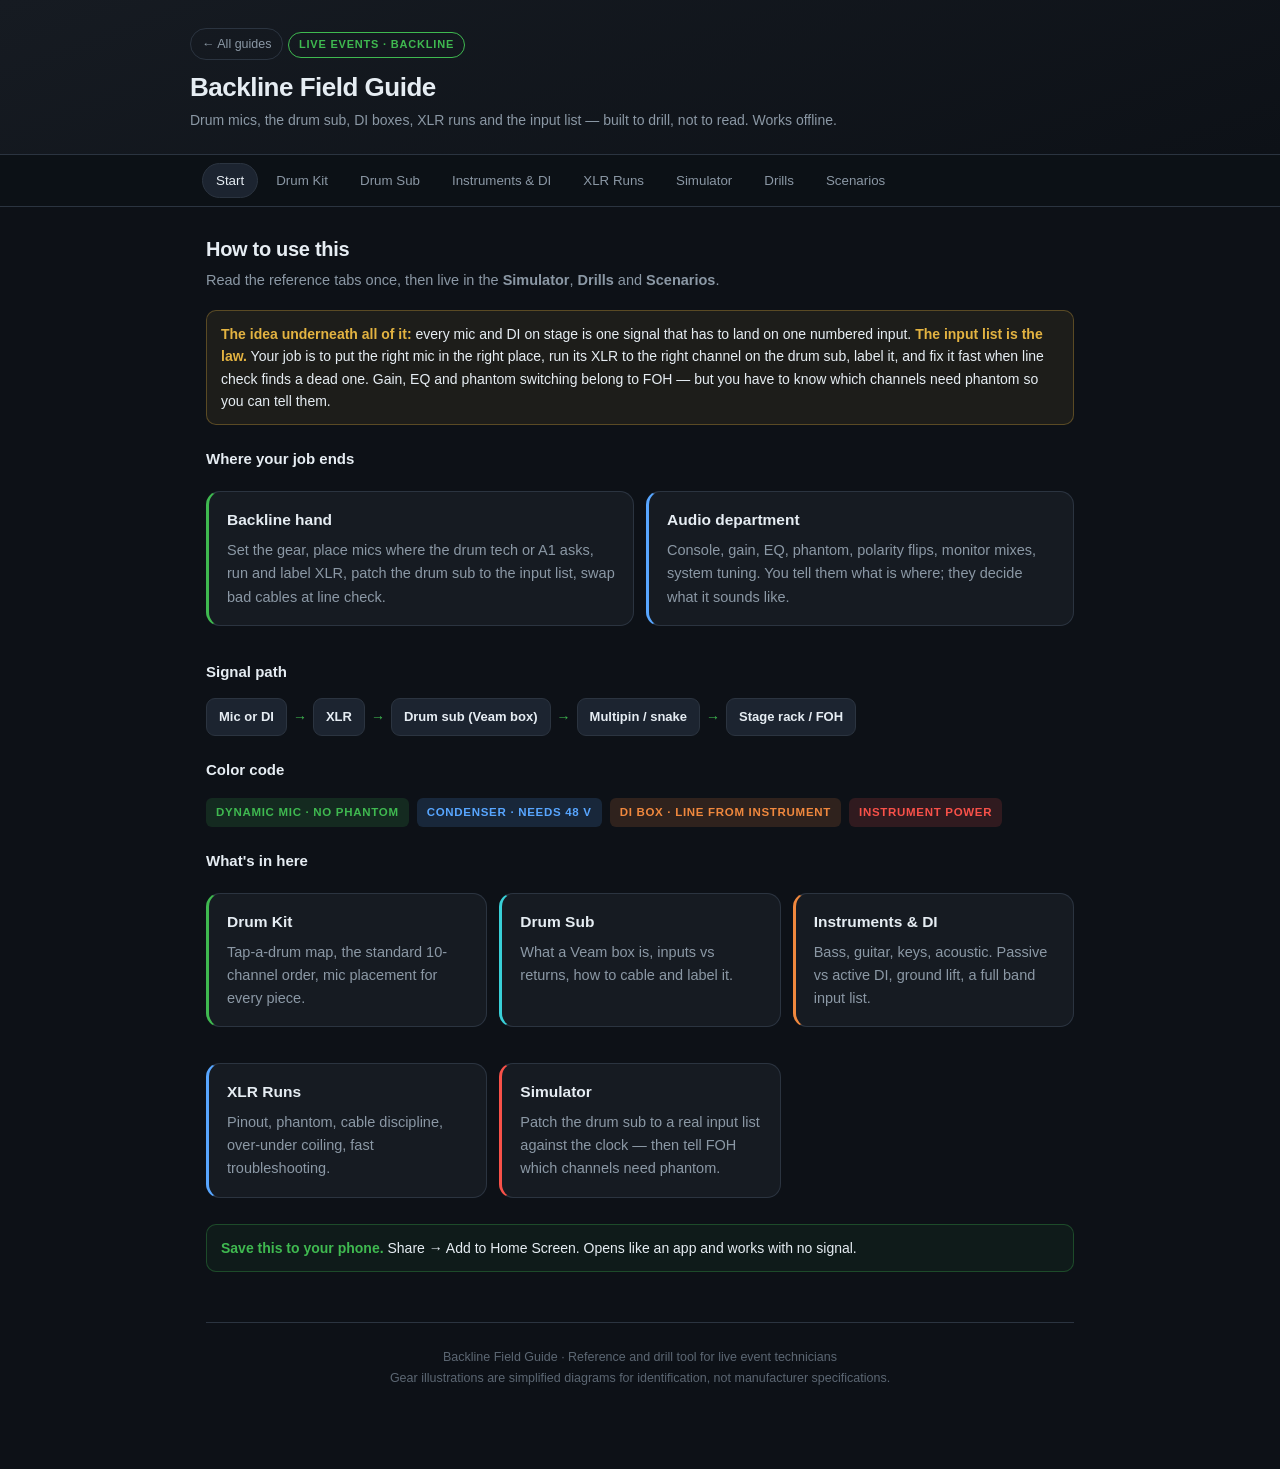
<file: backline/index.html>
<!DOCTYPE html>
<html lang="en">
<head>
<meta charset="utf-8">
<meta name="viewport" content="width=device-width, initial-scale=1, viewport-fit=cover">
<title>Backline Field Guide</title>
<meta name="description" content="Backline for live events: drum miking, the Veam drum sub, DI boxes, instruments, XLR runs and line-check troubleshooting.">
<meta name="robots" content="noindex, nofollow, noarchive, nosnippet">
<meta name="googlebot" content="noindex, nofollow">
<meta name="theme-color" content="#0d1117">
<style>

:root{
  --bg:#0d1117; --bg2:#161b22; --bg3:#1c2430; --line:#2b3440;
  --txt:#e6edf3; --dim:#8b98a5; --dimmer:#5c6773;
  /* signal color code — used everywhere, consistently */
  --audio:#3fb950;    /* XLR / analog audio — GREEN */
  --rf:#f0883e;       /* RF / wireless / coax — ORANGE */
  --video:#58a6ff;    /* HDMI / video — BLUE */
  --sdi:#bc8cff;      /* SDI / BNC — PURPLE */
  --power:#f85149;    /* IEC / power — RED */
  --data:#39d0d8;     /* CAT / Dante / network — CYAN */
  --warn:#e3b341;
  --radius:14px;
  font-synthesis:none;
}
*{box-sizing:border-box;-webkit-tap-highlight-color:transparent}
html{scroll-behavior:smooth}
body{
  margin:0;background:var(--bg);color:var(--txt);
  font:16px/1.6 -apple-system,BlinkMacSystemFont,"Segoe UI",Roboto,Helvetica,Arial,sans-serif;
  padding-bottom:env(safe-area-inset-bottom);
}
a{color:var(--video)}
.wrap{max-width:900px;margin:0 auto;padding:0 16px 80px}

/* ---------- header ---------- */
header{
  background:linear-gradient(160deg,#161b22 0%,#0d1117 100%);
  border-bottom:1px solid var(--line);padding:28px 16px 22px;
}
header .inner{max-width:900px;margin:0 auto}
h1{margin:0 0 6px;font-size:26px;letter-spacing:-.5px;line-height:1.2}
.sub{color:var(--dim);font-size:14px;margin:0}
.badge{display:inline-block;font-size:11px;letter-spacing:.8px;text-transform:uppercase;
  color:var(--rf);border:1px solid var(--rf);border-radius:99px;padding:3px 10px;margin-bottom:10px;font-weight:600}

/* ---------- nav ---------- */
nav{position:sticky;top:0;z-index:50;background:rgba(13,17,23,.94);
  backdrop-filter:blur(12px);-webkit-backdrop-filter:blur(12px);
  border-bottom:1px solid var(--line);overflow-x:auto;-webkit-overflow-scrolling:touch;scrollbar-width:none}
nav::-webkit-scrollbar{display:none}
nav .navinner{display:flex;gap:4px;max-width:900px;margin:0 auto;padding:8px 12px}
nav button{
  flex:0 0 auto;background:transparent;border:1px solid transparent;color:var(--dim);
  font:600 13px/1 inherit;padding:9px 13px;border-radius:99px;cursor:pointer;white-space:nowrap;transition:.15s}
nav button:hover{color:var(--txt);background:var(--bg2)}
nav button[aria-selected="true"]{background:var(--bg3);color:var(--txt);border-color:var(--line)}

/* ---------- panels ---------- */
.panel{display:none;animation:fade .25s ease}
.panel.on{display:block}
@keyframes fade{from{opacity:0;transform:translateY(6px)}to{opacity:1;transform:none}}
h2{font-size:20px;margin:30px 0 4px;letter-spacing:-.3px}
h2:first-child{margin-top:26px}
h3{font-size:15px;margin:22px 0 8px;color:var(--txt)}
.lede{color:var(--dim);margin:0 0 18px;font-size:14.5px}

/* ---------- cards ---------- */
.card{background:var(--bg2);border:1px solid var(--line);border-radius:var(--radius);
  padding:16px 18px;margin:12px 0}
.card h4{margin:0 0 6px;font-size:15.5px;display:flex;align-items:center;gap:8px;flex-wrap:wrap}
.card p{margin:0;color:var(--dim);font-size:14.5px}
.card p+p{margin-top:8px}
.card.L{border-left:3px solid var(--line)}
.card.audio{border-left-color:var(--audio)} .card.rf{border-left-color:var(--rf)}
.card.video{border-left-color:var(--video)} .card.sdi{border-left-color:var(--sdi)}
.card.power{border-left-color:var(--power)} .card.data{border-left-color:var(--data)}
.grid{display:grid;gap:12px;grid-template-columns:repeat(auto-fit,minmax(260px,1fr))}

.pill{font-size:10.5px;font-weight:700;letter-spacing:.7px;text-transform:uppercase;
  padding:3px 8px;border-radius:5px;white-space:nowrap}
.p-audio{background:rgba(63,185,80,.15);color:var(--audio)}
.p-rf{background:rgba(240,136,62,.15);color:var(--rf)}
.p-video{background:rgba(88,166,255,.15);color:var(--video)}
.p-sdi{background:rgba(188,140,255,.15);color:var(--sdi)}
.p-power{background:rgba(248,81,73,.15);color:var(--power)}
.p-data{background:rgba(57,208,216,.15);color:var(--data)}

/* ---------- key callout ---------- */
.key{background:rgba(227,179,65,.08);border:1px solid rgba(227,179,65,.3);
  border-radius:10px;padding:12px 14px;margin:14px 0;font-size:14px}
.key b{color:var(--warn)}

/* ---------- legend ---------- */
.legend{display:flex;flex-wrap:wrap;gap:8px;margin:16px 0 4px}
.legend span{font-size:11.5px;font-weight:600;padding:5px 10px;border-radius:6px}

/* ---------- signal chain visual ---------- */
.chain{display:flex;flex-wrap:wrap;align-items:center;gap:6px;margin:14px 0}
.node{background:var(--bg3);border:1px solid var(--line);border-radius:9px;
  padding:8px 12px;font-size:13px;font-weight:600}
.arrow{color:var(--dimmer);font-size:14px;font-weight:700}
.arrow.a-audio{color:var(--audio)} .arrow.a-rf{color:var(--rf)}
.arrow.a-video{color:var(--video)} .arrow.a-sdi{color:var(--sdi)}

/* ---------- figures ---------- */
.fig{background:#090d12;border:1px solid var(--line);border-radius:11px;
  padding:16px 12px 12px;margin:14px 0}
.fig svg{display:block;width:100%;height:auto;max-width:430px;margin:0 auto}
.figcap{font-size:12px;color:var(--dimmer);text-align:center;margin-top:10px;line-height:1.55}
.figcap b{color:var(--dim)}
svg .s{fill:none;stroke:#8b98a5;stroke-width:2;stroke-linejoin:round;stroke-linecap:round}
svg .sf{fill:#1c2430;stroke:#8b98a5;stroke-width:2;stroke-linejoin:round}
svg .sd{fill:#0d1117;stroke:#5c6773;stroke-width:1.5}
svg .met{fill:#3f4a57;stroke:#8b98a5;stroke-width:1.5}
svg .gold{fill:#c9a227}
svg .hl{fill:none;stroke-width:2;stroke-dasharray:5 4}
svg .lead{stroke-width:1.4;fill:none}
svg text{font-family:-apple-system,BlinkMacSystemFont,"Segoe UI",Roboto,sans-serif}
svg .lbl{font-size:11px;font-weight:600;fill:#8b98a5}
svg .num{font-size:10px;font-weight:700;fill:#0d1117}
svg .tag{font-size:11.5px;font-weight:800;letter-spacing:.5px}
svg .cap{font-size:12px;font-weight:700;fill:#e6edf3}
.c-audio{stroke:#3fb950} .f-audio{fill:#3fb950}
.c-rf{stroke:#f0883e} .f-rf{fill:#f0883e}
.c-video{stroke:#58a6ff} .f-video{fill:#58a6ff}
.c-sdi{stroke:#bc8cff} .f-sdi{fill:#bc8cff}
.c-power{stroke:#f85149} .f-power{fill:#f85149}
.c-data{stroke:#39d0d8} .f-data{fill:#39d0d8}
.c-warn{stroke:#e3b341} .f-warn{fill:#e3b341}

/* ---------- connector ID drill ---------- */
.idgrid{display:grid;grid-template-columns:repeat(auto-fit,minmax(150px,1fr));gap:10px;margin:14px 0}
.idcard{background:var(--bg2);border:1px solid var(--line);border-radius:11px;padding:12px;
  cursor:pointer;text-align:center;transition:.15s}
.idcard:hover{border-color:var(--dimmer)}
.idcard svg{width:100%;height:auto;max-width:130px}
.idcard .nm{font-size:12.5px;font-weight:700;margin-top:8px}
.idcard .rv{font-size:11.5px;color:var(--dim);margin-top:5px;display:none;line-height:1.5}
.idcard.open .rv{display:block}
.idcard.open{border-color:var(--rf)}
.ckitem{background:var(--bg2);border:1px solid var(--line);border-radius:11px;cursor:pointer;transition:.15s}
.ckitem:hover{border-color:var(--dimmer)}

/* ---------- ordered steps ---------- */
ol.steps{counter-reset:s;list-style:none;padding:0;margin:14px 0}
ol.steps li{counter-increment:s;position:relative;padding:12px 14px 12px 48px;
  background:var(--bg2);border:1px solid var(--line);border-radius:10px;margin-bottom:8px;font-size:14.5px}
ol.steps li::before{content:counter(s);position:absolute;left:14px;top:11px;
  width:22px;height:22px;border-radius:50%;background:var(--bg3);border:1px solid var(--line);
  color:var(--rf);font-size:12px;font-weight:700;display:grid;place-items:center}

ul.chk{list-style:none;padding:0;margin:12px 0}
ul.chk li{padding:9px 12px 9px 32px;position:relative;font-size:14.5px;color:var(--dim);
  border-bottom:1px solid var(--line)}
ul.chk li:last-child{border-bottom:none}
ul.chk li::before{content:"▸";position:absolute;left:12px;color:var(--audio);font-weight:700}

/* ---------- table ---------- */
.tbl{width:100%;border-collapse:collapse;margin:14px 0;font-size:14px;display:block;overflow-x:auto}
.tbl th,.tbl td{text-align:left;padding:10px 12px;border-bottom:1px solid var(--line);white-space:nowrap}
.tbl th{color:var(--dim);font-size:11.5px;text-transform:uppercase;letter-spacing:.6px}

/* ---------- buttons ---------- */
.btn{background:var(--bg3);border:1px solid var(--line);color:var(--txt);
  font:600 14px/1 inherit;padding:11px 18px;border-radius:9px;cursor:pointer;transition:.15s}
.btn:hover{border-color:var(--dimmer)}
.btn.pri{background:var(--audio);border-color:var(--audio);color:#08130b}
.btn.pri:hover{filter:brightness(1.1)}
.btn:disabled{opacity:.4;cursor:default}
.row{display:flex;gap:8px;flex-wrap:wrap;align-items:center;margin:14px 0}

/* ---------- flashcards ---------- */
.fcstage{perspective:1200px;margin:16px 0}
.fc{position:relative;min-height:190px;cursor:pointer;transition:transform .5s;
  transform-style:preserve-3d}
.fc.flip{transform:rotateY(180deg)}
.fcface{position:absolute;inset:0;backface-visibility:hidden;-webkit-backface-visibility:hidden;
  border-radius:var(--radius);border:1px solid var(--line);background:var(--bg2);
  padding:24px;display:flex;flex-direction:column;justify-content:center;align-items:center;text-align:center}
.fcback{transform:rotateY(180deg);background:var(--bg3)}
.fcq{font-size:18px;font-weight:600;line-height:1.4}
.fca{font-size:15px;color:var(--dim);line-height:1.6}
.fchint{position:absolute;bottom:12px;left:0;right:0;text-align:center;
  font-size:11px;color:var(--dimmer);letter-spacing:.5px;text-transform:uppercase}
.counter{font-size:13px;color:var(--dim);font-variant-numeric:tabular-nums}

/* ---------- quiz ---------- */
.qbox{background:var(--bg2);border:1px solid var(--line);border-radius:var(--radius);padding:20px;margin:16px 0}
.qtext{font-size:16.5px;font-weight:600;margin:0 0 16px;line-height:1.45}
.opt{display:block;width:100%;text-align:left;background:var(--bg3);border:1px solid var(--line);
  color:var(--txt);font:15px/1.45 inherit;padding:13px 15px;border-radius:10px;margin-bottom:9px;
  cursor:pointer;transition:.15s}
.opt:hover:not(:disabled){border-color:var(--dimmer)}
.opt.right{border-color:var(--audio);background:rgba(63,185,80,.12)}
.opt.wrong{border-color:var(--power);background:rgba(248,81,73,.12)}
.opt:disabled{cursor:default}
.expl{font-size:14px;color:var(--dim);border-left:3px solid var(--rf);
  padding:2px 0 2px 12px;margin:14px 0 0}
.bar{height:6px;background:var(--bg3);border-radius:99px;overflow:hidden;margin:6px 0 0}
.bar i{display:block;height:100%;background:var(--audio);width:0;transition:width .3s}
.score{font-size:44px;font-weight:800;letter-spacing:-2px;margin:6px 0}

/* ---------- chain builder ---------- */
.slots{display:flex;flex-wrap:wrap;gap:8px;min-height:52px;padding:12px;
  background:var(--bg2);border:1px dashed var(--line);border-radius:12px;margin:12px 0;align-items:center}
.slots:empty::before{content:"Tap the pieces below in order…";color:var(--dimmer);font-size:13.5px}
.tok{background:var(--bg3);border:1px solid var(--line);border-radius:8px;padding:9px 13px;
  font-size:13.5px;font-weight:600;cursor:pointer;transition:.15s}
.tok:hover{border-color:var(--dimmer)}
.tok.used{opacity:.25;pointer-events:none}
.tok.ok{border-color:var(--audio);color:var(--audio)}
.tok.no{border-color:var(--power);color:var(--power)}

/* ---------- scenario ---------- */
.scn{background:var(--bg2);border:1px solid var(--line);border-left:3px solid var(--rf);
  border-radius:var(--radius);padding:18px;margin:14px 0}
.scn .setting{font-size:11px;text-transform:uppercase;letter-spacing:.8px;color:var(--rf);
  font-weight:700;margin-bottom:8px}
.scn .q{font-size:15px;margin:0 0 12px;line-height:1.55}
.reveal{display:none;border-top:1px solid var(--line);margin-top:14px;padding-top:14px;
  font-size:14.5px;color:var(--dim);line-height:1.65}
.reveal.on{display:block}
.reveal b{color:var(--txt)}

footer{border-top:1px solid var(--line);margin-top:50px;padding:24px 0 0;
  color:var(--dimmer);font-size:12.5px;text-align:center;line-height:1.7}
@media(max-width:520px){
  h1{font-size:22px} .wrap{padding:0 13px 70px} .card{padding:14px 15px}
  .score{font-size:38px}
}

/* ---------- simulators ---------- */
.sim{background:var(--bg2);border:1px solid var(--line);border-radius:var(--radius);padding:18px;margin:14px 0}
.simrow{display:flex;gap:22px;flex-wrap:wrap;align-items:flex-start}
.simmeters{display:flex;gap:16px;flex:0 0 auto}
.mtr{width:64px;text-align:center;position:relative}
.mtrbar{position:relative;height:230px;width:34px;margin:0 auto;border-radius:5px;
  overflow:hidden;background:#05080b;border:1px solid var(--line)}
.mzone{position:absolute;left:0;right:0}
.mclip{top:0;height:26%;background:rgba(248,81,73,.16)}
.mgood{top:26%;height:52%;background:rgba(63,185,80,.12)}
.mnoise{bottom:0;height:22%;background:rgba(92,103,115,.16)}
.mfill{position:absolute;left:3px;right:3px;bottom:0;border-radius:3px;
  background:linear-gradient(180deg,#3fb950,#2a7f38);transition:height .12s}
.mfill.room{background:linear-gradient(180deg,#58a6ff,#2b6cb8)}
.mfill.hot{background:linear-gradient(180deg,#f85149,#a4322c)}
.mtick{position:absolute;left:0;right:0;height:1px;background:rgba(230,237,243,.45)}
.mtick span{position:absolute;right:-24px;top:-7px;font-size:9.5px;color:var(--dim);font-weight:700}
.mlbl{font-size:10px;font-weight:700;letter-spacing:.5px;color:var(--dim);margin-top:9px;line-height:1.5}
.mlbl span{color:var(--txt);font-size:13px;font-variant-numeric:tabular-nums}
.pkled{position:absolute;top:-19px;left:50%;transform:translateX(-50%);font-size:9.5px;font-weight:800;
  padding:2px 7px;border-radius:4px;border:1px solid var(--line);color:var(--dimmer);letter-spacing:.5px}
.pkled.on{background:var(--power);border-color:var(--power);color:#fff}
.simctl{flex:1 1 250px;min-width:230px}
.slab{display:block;font-size:11px;font-weight:700;letter-spacing:.7px;color:var(--dim);margin-bottom:7px}
.slab b{float:right;color:var(--txt);font-variant-numeric:tabular-nums;letter-spacing:0}
.simctl input[type=range]{width:100%;accent-color:var(--audio);height:26px}
.srange{display:flex;justify-content:space-between;font-size:10px;color:var(--dimmer);margin-top:-2px}
.srcnote{margin-top:10px;font-size:12px;color:var(--dimmer)}
.verdict{margin-top:16px;border-left:3px solid var(--line);padding:11px 14px;
  background:var(--bg3);border-radius:0 9px 9px 0;font-size:14px;line-height:1.6}
.verdict b{display:block;margin-bottom:4px;font-size:13px;letter-spacing:.4px;text-transform:uppercase}
.verdict.ok{border-left-color:var(--audio)} .verdict.ok b{color:var(--audio)}
.verdict.warn{border-left-color:var(--warn)} .verdict.warn b{color:var(--warn)}
.verdict.bad{border-left-color:var(--power)} .verdict.bad b{color:var(--power)}
@media(max-width:520px){.simrow{gap:16px}.mtrbar{height:180px;width:30px}.mtr{width:56px}}

/* ---------- rig builder ---------- */
.rigwrap{background:#05080b;border:1px solid var(--line);border-radius:11px;padding:8px;overflow-x:auto}
.rigwrap svg{width:100%;min-width:520px;height:auto;display:block}
.fx{cursor:pointer}
.fxbody{fill:#1c2430;stroke:#5c6773;stroke-width:2}
.fx.sel .fxbody{stroke:#3fb950;stroke-width:2.5}
.fx.dead .fxbody{stroke:#f85149;fill:#2a1416}
.fx.flick .fxbody{stroke:#e3b341;stroke-dasharray:4 3}
.fxlbl{font-size:10px;font-weight:700;fill:#8b98a5}
.fxnum{font-size:11px;font-weight:800;fill:#e6edf3}
.dxline{fill:none;stroke:#bc8cff;stroke-width:2.5;stroke-linecap:round}
.dxline.bad{stroke:#f85149;stroke-dasharray:5 4}
.uni{height:26px;border-radius:5px;background:#05080b;border:1px solid var(--line);
  position:relative;overflow:hidden;margin-bottom:10px}
.uni i{position:absolute;top:0;bottom:0;border-right:1px solid rgba(13,17,23,.8)}
.addrlist{font-size:12px;color:var(--dim);line-height:1.9;font-variant-numeric:tabular-nums;
  max-height:190px;overflow-y:auto}
.addrlist b{color:var(--txt)}
.addrlist .over{color:var(--power)}

/* ---------- wall sim ---------- */
.pn{cursor:pointer}
.pnb{fill:#141a21;stroke:#3a4652;stroke-width:1.5}
.pn.on .pnb{fill:#16241a;stroke:#3fb950;stroke-width:2}
.pn.p1 .pnb{stroke:#3fb950} .pn.p2 .pnb{stroke:#58a6ff}
.pn.p3 .pnb{stroke:#f0883e} .pn.p4 .pnb{stroke:#bc8cff}
.pn.dead .pnb{fill:#2a1416;stroke:#f85149}
.pnn{font-size:10px;font-weight:700;fill:#8b98a5}
.lwline{fill:none;stroke-width:2.5;stroke-linecap:round;stroke-linejoin:round}
.lwline.c1{stroke:#3fb950}.lwline.c2{stroke:#58a6ff}.lwline.c3{stroke:#f0883e}.lwline.c4{stroke:#bc8cff}
.lwline.bk{stroke:#39d0d8;stroke-dasharray:5 4;stroke-width:2}
.wallprev{background:#05080b;border:1px solid var(--line);border-radius:9px;padding:10px;
  display:grid;gap:2px;margin-bottom:12px;min-height:110px;align-content:center}
.wallprev span{background:#1c2430;border:1px solid #2b3440;border-radius:2px;aspect-ratio:1}
.statgrid{display:grid;grid-template-columns:1fr 1fr;gap:8px}
.statgrid div{background:var(--bg3);border:1px solid var(--line);border-radius:8px;padding:9px 11px}
.statgrid b{display:block;font-size:10px;letter-spacing:.6px;color:var(--dimmer);text-transform:uppercase}
.statgrid span{font-size:15px;font-weight:700;font-variant-numeric:tabular-nums}

/* ---------- patch challenge ---------- */
.fixcard{background:#05080b;border:1px solid var(--line);border-left:3px solid var(--warn);
  border-radius:11px;padding:15px 17px;margin-bottom:14px}
.fixcard h4{margin:0 0 6px;font-size:16px;letter-spacing:-.2px}
.fixcard p{margin:0;color:var(--dim);font-size:13.5px;line-height:1.6}
.fixcard .brief{margin-top:9px;font-size:12.5px;color:var(--warn);font-weight:600}
.slots4{display:grid;grid-template-columns:repeat(auto-fit,minmax(148px,1fr));gap:9px;margin-bottom:14px}
.slot{background:var(--bg3);border:1px solid var(--line);border-radius:10px;padding:10px 12px;
  cursor:pointer;transition:.15s}
.slot:hover{border-color:var(--dimmer)}
.slot.active{border-color:var(--warn);background:rgba(227,179,65,.07)}
.slot.ok{border-color:var(--audio)} .slot.no{border-color:var(--power)}
.slot b{display:block;font-size:9.5px;letter-spacing:.7px;color:var(--dimmer);margin-bottom:5px}
.slot .pick{font-size:13px;font-weight:600;color:var(--dim)}
.slot.filled .pick{color:var(--txt)}
.banklab{font-size:10px;font-weight:700;letter-spacing:.8px;color:var(--dimmer);
  text-transform:uppercase;margin:0 0 7px}
.bank{display:flex;flex-wrap:wrap;gap:7px;margin-bottom:12px}
.opt2{background:var(--bg2);border:1px solid var(--line);border-radius:8px;padding:8px 12px;
  font-size:12.5px;font-weight:600;cursor:pointer;color:var(--txt);transition:.15s}
.opt2:hover{border-color:var(--dimmer)}
.opt2.on{border-color:var(--warn);background:rgba(227,179,65,.12)}
.fb{border-left:3px solid var(--line);background:var(--bg3);border-radius:0 9px 9px 0;
  padding:11px 14px;margin-top:9px;font-size:13.5px;line-height:1.65}
.fb b.h{display:block;font-size:11.5px;letter-spacing:.5px;text-transform:uppercase;margin-bottom:4px}
.fb.ok{border-left-color:var(--audio)} .fb.ok b.h{color:var(--audio)}
.fb.no{border-left-color:var(--power)} .fb.no b.h{color:var(--power)}

/* ---------- run the call ---------- */
.callbrief{background:#05080b;border:1px solid var(--line);border-left:3px solid var(--rf);
  border-radius:11px;padding:14px 16px;margin-bottom:14px;font-size:13.5px;line-height:1.65;color:var(--dim)}
.callbrief b{color:var(--txt)}
.callbrief table{width:100%;margin-top:10px;font-size:12.5px;border-collapse:collapse}
.callbrief td{padding:3px 0;border-bottom:1px solid var(--line)}
.callbrief td:last-child{text-align:right;color:var(--txt);font-variant-numeric:tabular-nums}
.prog{height:5px;background:var(--bg3);border-radius:99px;overflow:hidden}
.prog i{display:block;height:100%;background:var(--warn);width:0;transition:width .3s}
.cbq{font-size:16px;font-weight:600;line-height:1.5;margin:0 0 14px}
.report{margin-top:16px}
.rline{border-left:3px solid var(--line);background:var(--bg3);border-radius:0 9px 9px 0;
  padding:11px 14px;margin-bottom:9px;font-size:13.5px;line-height:1.65}
.rline b.h{display:block;font-size:11px;letter-spacing:.6px;text-transform:uppercase;margin-bottom:4px}
.rline.good{border-left-color:var(--audio)} .rline.good b.h{color:var(--audio)}
.rline.bad{border-left-color:var(--power)} .rline.bad b.h{color:var(--power)}
.rline.warn{border-left-color:var(--warn)} .rline.warn b.h{color:var(--warn)}
.grade{text-align:center;padding:20px;background:var(--bg3);border:1px solid var(--line);
  border-radius:12px;margin-bottom:16px}
.grade .g{font-size:46px;font-weight:800;letter-spacing:-2px;line-height:1}
.grade .gs{font-size:14px;color:var(--dim);margin-top:6px}

/* ---------- fixture menu trainer ---------- */
.fixpanel{background:#0a0d11;border:1px solid var(--line);border-radius:13px;padding:18px;
  max-width:340px;margin:0 auto}
.lcd{background:#0d2818;border:2px solid #1f3a2a;border-radius:6px;padding:14px 12px;
  font-family:ui-monospace,SFMono-Regular,Menlo,monospace;color:#5dfba0;
  text-shadow:0 0 8px rgba(93,251,160,.4);min-height:76px;margin-bottom:16px}
.lcd .l1{font-size:15px;font-weight:700;letter-spacing:1px}
.lcd .l2{font-size:20px;font-weight:700;letter-spacing:1.5px;margin-top:7px}
.lcd .l3{font-size:11px;opacity:.6;margin-top:7px;letter-spacing:.5px}
.lcd.saved{border-color:#3fb950;box-shadow:0 0 14px rgba(63,185,80,.25)}
.keys{display:grid;grid-template-columns:repeat(4,1fr);gap:8px}
.fkey{background:var(--bg3);border:1px solid var(--line);color:var(--txt);border-radius:8px;
  padding:13px 4px;font:700 12px/1 inherit;cursor:pointer;transition:.1s}
.fkey:hover{border-color:var(--dimmer)}
.fkey:active{background:var(--warn);color:#1a1206;border-color:var(--warn)}
.keyhint{font-size:10.5px;color:var(--dimmer);text-align:center;margin-top:11px;line-height:1.5}

/* ---------- eos trainer ---------- */
.cmdline{background:#05080b;border:1px solid var(--line);border-radius:8px;padding:13px 15px;
  font-family:ui-monospace,SFMono-Regular,Menlo,monospace;font-size:15px;color:#e6edf3;
  margin-bottom:14px;min-height:48px;letter-spacing:.5px}
.cmdprompt{color:var(--dimmer)}
.caret{color:var(--video);animation:blink 1s steps(2) infinite}
@keyframes blink{50%{opacity:0}}
.eokeys{display:grid;grid-template-columns:repeat(auto-fill,minmax(74px,1fr));gap:6px}
.eokey{background:var(--bg3);border:1px solid var(--line);color:var(--txt);border-radius:7px;
  padding:11px 4px;font:700 11.5px/1 inherit;cursor:pointer;transition:.1s}
.eokey:hover{border-color:var(--dimmer)}
.eokey:active{background:var(--video);color:#06121f;border-color:var(--video)}
.eokey.num{color:var(--warn)}
.eokey.mod{color:var(--video)}

/* ---------- truss trainer ---------- */
.ldbrief{background:#05080b;border:1px solid var(--line);border-left:3px solid var(--rf);
  border-radius:11px;padding:14px 16px;margin-bottom:14px}
.ldbrief .who{font-size:10.5px;letter-spacing:.8px;text-transform:uppercase;color:var(--rf);
  font-weight:700;margin-bottom:7px}
.ldbrief p{margin:0 0 8px;font-size:14px;line-height:1.65;color:var(--txt)}
.ldbrief ul{margin:8px 0 0;padding-left:18px;color:var(--dim);font-size:13px;line-height:1.8}
.ldbrief li::marker{color:var(--rf)}
.fxt{cursor:pointer}
.fxt .b{fill:#141a21;stroke:#3a4652;stroke-width:1.5}
.fxt.pick .b{stroke:#e3b341;stroke-width:2.5}
.fxt.done .b{fill:#121f16;stroke:#3fb950}
.fxt.err .b{fill:#2a1416;stroke:#f85149}
.fxt t{pointer-events:none}
.ckt{display:grid;grid-template-columns:repeat(auto-fit,minmax(126px,1fr));gap:8px;margin-top:12px}
.ck{background:var(--bg3);border:1px solid var(--line);border-radius:9px;padding:9px 11px;cursor:pointer;transition:.15s}
.ck:hover{border-color:var(--dimmer)}
.ck.sel{border-color:var(--warn);background:rgba(227,179,65,.08)}
.ck.over{border-color:var(--power);background:rgba(248,81,73,.08)}
.ck b{display:block;font-size:11px;letter-spacing:.6px;color:var(--dimmer)}
.ck .amp{font-size:15px;font-weight:700;font-variant-numeric:tabular-nums;margin-top:3px}
.ck .who2{font-size:10.5px;color:var(--dim);margin-top:3px;min-height:13px}
.legendrow{display:flex;flex-wrap:wrap;gap:8px;margin:10px 0 0;font-size:11px;color:var(--dim)}
.legendrow span{background:var(--bg3);border:1px solid var(--line);border-radius:6px;padding:4px 9px}

/* eos trainer v2 */
.lvltabs{display:flex;gap:6px;flex-wrap:wrap;margin:0 0 12px}
.lvltab{background:#0d1117;border:1px solid var(--line);color:#8b98a5;border-radius:6px;
  padding:6px 13px;font:700 11.5px/1 var(--f);cursor:pointer;letter-spacing:.04em}
.lvltab.on{background:rgba(88,166,255,.12);border-color:var(--video);color:#cfe3ff}
.keybank{margin:10px 0 0}
.keybank>span{display:block;font:800 9.5px/1 var(--f);letter-spacing:.13em;
  color:#5c6773;margin:0 0 5px;text-transform:uppercase}
.keybank .eokeys{margin:0}
.topictag{display:inline-block;font:800 9px/1 var(--f);letter-spacing:.1em;
  padding:3px 7px;border-radius:4px;background:#131a22;color:#8b98a5;
  border:1px solid var(--line);margin:0 0 7px}

/* electric sims */
.camrow{display:grid;grid-template-columns:repeat(auto-fit,minmax(112px,1fr));gap:8px;margin:12px 0 0}
.camb{background:#0d1117;border:1px solid var(--line);border-radius:8px;padding:11px 8px;
  cursor:pointer;text-align:center;font:700 11px/1.35 var(--f);color:#c9d1d9;transition:.12s}
.camb:hover{border-color:#484f58}
.camb.done{opacity:.4;pointer-events:none;border-color:#3fb950}
.camb .dot{display:block;width:20px;height:20px;border-radius:50%;margin:0 auto 6px;border:3px solid}
.camb small{display:block;color:#5c6773;font-size:9px;font-weight:600;margin-top:3px}
.steps{display:flex;flex-wrap:wrap;gap:6px;margin:10px 0 0}
.stepc{background:#131a22;border:1px solid var(--line);border-radius:20px;
  padding:5px 11px;font:700 10px/1 var(--f);color:#8b98a5}
.stepc.ok{border-color:#3fb950;color:#3fb950}
.stepc.bad{border-color:#f85149;color:#f85149}
.loadrow{display:grid;grid-template-columns:repeat(auto-fit,minmax(150px,1fr));gap:8px;margin:12px 0 0}
.lditem{background:#0d1117;border:1px solid var(--line);border-radius:8px;padding:10px}
.lditem b{display:block;font-size:11.5px;color:#c9d1d9;margin-bottom:3px}
.lditem .amps{font:800 14px/1 var(--f);color:var(--warn);margin:4px 0}
.legbtns{display:flex;gap:5px;margin-top:7px}
.legb{flex:1;background:#161b22;border:1px solid var(--line);border-radius:5px;
  padding:6px 0;font:800 10px/1 var(--f);color:#8b98a5;cursor:pointer}
.legb.on{background:rgba(227,179,65,.16);border-color:var(--warn);color:#e3b341}
.diagrow{display:grid;grid-template-columns:repeat(auto-fit,minmax(160px,1fr));gap:8px;margin:12px 0 0}
.diagb{background:#0d1117;border:1px solid var(--line);border-radius:8px;padding:11px;
  cursor:pointer;font:600 11.5px/1.4 var(--f);color:#c9d1d9;text-align:left}
.diagb:hover{border-color:#484f58}
.diagb.used{opacity:.45;pointer-events:none}
.diagb i{display:block;font-style:normal;font-size:9px;color:#5c6773;margin-top:4px}
.ecopt{display:grid;grid-template-columns:repeat(auto-fit,minmax(140px,1fr));gap:8px;margin:12px 0 0}
.ecb{background:#0d1117;border:1px solid var(--line);border-radius:8px;padding:11px;
  cursor:pointer;font:700 12px/1.3 var(--f);color:#c9d1d9;text-align:center}
.ecb:hover{border-color:#484f58}

/* home run trainer */
.hrbuild{display:grid;grid-template-columns:repeat(auto-fit,minmax(158px,1fr));gap:8px;margin:12px 0 0}
.hrsel{background:#0d1117;border:1px solid var(--line);border-radius:8px;padding:9px}
.hrsel label{display:block;font:800 9px/1 var(--f);letter-spacing:.12em;color:#5c6773;margin:0 0 6px}
.hrsel select{width:100%;background:#161b22;color:#c9d1d9;border:1px solid var(--line);
  border-radius:5px;padding:7px;font:600 11.5px/1 var(--f)}
.runlist{margin:12px 0 0;display:flex;flex-direction:column;gap:6px}
.runrow{display:flex;align-items:center;gap:9px;background:#0d1117;border:1px solid var(--line);
  border-left:3px solid var(--dimmer);border-radius:7px;padding:9px 11px;font:600 11.5px/1.3 var(--f)}
.runrow .x{margin-left:auto;cursor:pointer;color:#5c6773;font-weight:800;padding:0 4px}
.runrow .x:hover{color:var(--power)}
.runrow .cb{font-size:10px;color:#8b98a5}
.runrow.pw{border-left-color:var(--power)} .runrow.dt{border-left-color:var(--sdi)}
.poscol{display:grid;grid-template-columns:repeat(auto-fit,minmax(206px,1fr));gap:10px;margin:12px 0 0}
.posbox{background:#0d1117;border:1px solid var(--line);border-radius:9px;padding:11px}
.posbox>b{display:block;font-size:12px;color:#c9d1d9;margin:0 0 3px}
.posbox>i{display:block;font-style:normal;font-size:9.5px;color:#5c6773;margin:0 0 9px}
.fxrow{display:flex;align-items:center;gap:6px;padding:6px 0;border-top:1px solid #161b22}
.fxrow .nm{flex:1;font:600 11px/1.3 var(--f);color:#c9d1d9}
.fxrow .nm em{display:block;font-style:normal;font-size:9px;color:#5c6773}
.ckpick{display:flex;gap:3px}
.ckb{width:22px;height:22px;background:#161b22;border:1px solid var(--line);border-radius:4px;
  font:800 9.5px/1 var(--f);color:#8b98a5;cursor:pointer}
.ckb.on{background:rgba(227,179,65,.18);border-color:var(--warn);color:#e3b341}
.ckb.full{border-color:var(--power);color:var(--power)}

/* ── call sheet: the shared brief header for every sim ── */
.callsheet{background:linear-gradient(180deg,#0e141b,#0b1016);border:1px solid var(--line);
  border-radius:11px;overflow:hidden;margin:0 0 14px}
.cshead{display:flex;align-items:center;gap:9px;flex-wrap:wrap;padding:9px 13px;
  background:#11181f;border-bottom:1px solid var(--line)}
.csshow{font:800 10px/1 var(--f);letter-spacing:.09em;text-transform:uppercase;
  padding:5px 9px;border-radius:5px;background:rgba(88,166,255,.14);color:#8cc2ff;
  border:1px solid rgba(88,166,255,.3)}
.csven{font:600 10.5px/1 var(--f);color:#8b98a5}
.csclock{margin-left:auto;display:flex;align-items:center;gap:8px}
.csdoors{font:700 10px/1 var(--f);color:var(--warn)}
.cstime{font:800 15px/1 var(--f);color:#c9d1d9;font-variant-numeric:tabular-nums;
  background:#0d1117;border:1px solid var(--line);border-radius:5px;padding:5px 9px}
.cstime.over{color:var(--power);border-color:rgba(248,81,73,.4)}
.csbody{padding:12px 14px}
.csrole{font:700 10px/1.4 var(--f);color:#5c6773;margin:0 0 9px}
.csrole b{color:#8b98a5}
.cswho{display:flex;align-items:baseline;gap:7px;flex-wrap:wrap;margin:0 0 6px}
.cswho .nm{font:800 12px/1.3 var(--f);color:var(--warn)}
.cswho .mn{font:400 10.5px/1.3 var(--f);color:#5c6773;font-style:italic}
.cssay{margin:0 0 10px;font:400 14px/1.6 var(--f);color:#d5dde5}
.csreqs{margin:0;padding:0 0 0 17px;list-style:none}
.csreqs li{position:relative;font:400 12.5px/1.55 var(--f);color:#a8b3bd;margin:0 0 4px}
.csreqs li:before{content:"";position:absolute;left:-14px;top:7px;width:5px;height:5px;
  border-radius:50%;background:var(--warn)}
.csgrade{display:flex;gap:8px;flex-wrap:wrap;margin:10px 0 0;padding:10px 0 0;
  border-top:1px solid var(--line)}
.csg{flex:1;min-width:104px;background:#0d1117;border:1px solid var(--line);
  border-radius:7px;padding:8px 10px}
.csg span{display:block;font:800 8.5px/1 var(--f);letter-spacing:.11em;color:#5c6773;margin:0 0 4px}
.csg b{font:800 14px/1 var(--f);color:#c9d1d9}
.csg.good b{color:var(--audio)} .csg.warn b{color:var(--warn)} .csg.bad b{color:var(--power)}
@media(max-width:560px){.cstime{font-size:13px}.cssay{font-size:13px}}

.homelink{display:inline-flex;align-items:center;gap:6px;font-size:12.5px;color:var(--dim);
  text-decoration:none;margin-bottom:12px;padding:5px 11px;border:1px solid var(--line);
  border-radius:99px;transition:.15s}
.homelink:hover{color:var(--txt);border-color:var(--dimmer)}

/* ---------- real gear photos ---------- */
.rgal{display:grid;gap:10px;grid-template-columns:repeat(auto-fill,minmax(min(100%,230px),1fr));margin:14px 0}
.rph{background:var(--bg2);border:1px solid var(--line);border-radius:var(--radius);overflow:hidden;margin:0;cursor:zoom-in}
.rph img{display:block;width:100%;height:230px;object-fit:cover;background:#090d12}
.rph figcaption{padding:10px 12px;font-size:13px;line-height:1.5;color:var(--dim)}
.rph figcaption b{color:var(--txt)}
#lbox{position:fixed;inset:0;z-index:60;background:rgba(0,0,0,.9);display:none;flex-direction:column;
  align-items:center;justify-content:center;padding:16px;cursor:zoom-out}
#lbox.on{display:flex}
#lbox img{max-width:100%;max-height:80vh;border-radius:8px}
#lbox p{color:#c9d1d9;font-size:14px;line-height:1.5;max-width:640px;margin:12px 0 0;text-align:center}

/* ---------- labelled photos ---------- */
.anngal{display:grid;gap:14px;grid-template-columns:repeat(auto-fit,minmax(min(100%,340px),1fr));margin:14px 0;align-items:start}
.anngal.one{grid-template-columns:minmax(0,540px)}
.ann{background:var(--bg2);border:1px solid var(--line);border-radius:var(--radius);overflow:hidden;margin:0}
.annimg{position:relative;line-height:0;background:#090d12}
.annimg img{display:block;width:100%;height:auto;cursor:zoom-in}
.pin{position:absolute;width:24px;height:24px;margin:-12px 0 0 -12px;border-radius:50%;border:2px solid #0d1117;
  background:#e3b341;color:#0d1117;font:800 12px/20px var(--f);text-align:center;padding:0;cursor:pointer;
  box-shadow:0 0 0 2px rgba(227,179,65,.5),0 2px 6px rgba(0,0,0,.6)}
.pin.on{background:#fff;box-shadow:0 0 0 3px #e3b341,0 2px 8px rgba(0,0,0,.7);z-index:2}
@media (max-width:480px){.pin{width:22px;height:22px;margin:-11px 0 0 -11px;font-size:11px;line-height:18px}}
.ann figcaption{padding:12px 14px 14px;font-size:13.5px;line-height:1.5;color:var(--dim)}
.ann figcaption h4{margin:0 0 4px;font-size:15px;color:var(--txt)}
.ann figcaption p{margin:0}
.annkey{list-style:none;margin:10px 0 0;padding:0}
.annkey li{display:flex;gap:9px;padding:6px;border-radius:7px;cursor:pointer;align-items:flex-start}
.annkey li.on{background:rgba(227,179,65,.13)}
.annkey .n{flex:0 0 22px;height:22px;border-radius:50%;background:#e3b341;color:#0d1117;font:800 11.5px/22px var(--f);text-align:center}
.annkey li b{color:var(--txt)}

/* ---------- flashcard photos ---------- */
.fcimg{display:block;max-width:100%;max-height:230px;width:auto;height:auto;object-fit:contain;
  border-radius:8px;margin:12px auto 0;background:#090d12}
.fcq .fcimg,.fcface:not(.fcback) .fcimg{max-height:210px}

/* ---------- backline ---------- */
ol.steps{display:block}
.fb.warn{border-left-color:var(--warn)} .fb.warn b.h{color:var(--warn)}
</style>
</head>
<body>

<header>
  <div class="inner">
    <a class="homelink" href="../">← All guides</a>
    <div class="badge" style="color:var(--audio);border-color:var(--audio)">Live Events · Backline</div>
    <h1>Backline Field Guide</h1>
    <p class="sub">Drum mics, the drum sub, DI boxes, XLR runs and the input list — built to drill, not to read. Works offline.</p>
  </div>
</header>

<nav role="tablist"><div class="navinner" id="nav"></div></nav>

<div class="wrap">
<section class="panel on" id="p-start">
  <h2>How to use this</h2>
  <p class="lede">Read the reference tabs once, then live in the <b>Simulator</b>, <b>Drills</b> and <b>Scenarios</b>.</p>
  <div class="key">
    <b>The idea underneath all of it:</b> every mic and DI on stage is one signal that has to land on one numbered input. <b>The input list is the law.</b> Your job is to put the right mic in the right place, run its XLR to the right channel on the drum sub, label it, and fix it fast when line check finds a dead one. Gain, EQ and phantom switching belong to FOH &mdash; but you have to know which channels need phantom so you can tell them.
  </div>

  <h3>Where your job ends</h3>
  <div class="grid">
    <div class="card L audio"><h4>Backline hand</h4><p>Set the gear, place mics where the drum tech or A1 asks, run and label XLR, patch the drum sub to the input list, swap bad cables at line check.</p></div>
    <div class="card L video"><h4>Audio department</h4><p>Console, gain, EQ, phantom, polarity flips, monitor mixes, system tuning. You tell them what is where; they decide what it sounds like.</p></div>
  </div>

  <h3>Signal path</h3>
  <div class="chain">
    <span class="node">Mic or DI</span><span class="arrow a-audio">→</span>
    <span class="node">XLR</span><span class="arrow a-audio">→</span>
    <span class="node">Drum sub (Veam box)</span><span class="arrow a-audio">→</span>
    <span class="node">Multipin / snake</span><span class="arrow a-audio">→</span>
    <span class="node">Stage rack / FOH</span>
  </div>

  <h3>Color code</h3>
  <div class="legend">
    <span class="pill p-audio">Dynamic mic · no phantom</span>
    <span class="pill p-video">Condenser · needs 48 V</span>
    <span class="pill p-rf">DI box · line from instrument</span>
    <span class="pill p-power">Instrument power</span>
  </div>

  <h3>What's in here</h3>
  <div class="grid">
    <div class="card L audio"><h4>Drum Kit</h4><p>Tap-a-drum map, the standard 10-channel order, mic placement for every piece.</p></div>
    <div class="card L data"><h4>Drum Sub</h4><p>What a Veam box is, inputs vs returns, how to cable and label it.</p></div>
    <div class="card L rf"><h4>Instruments &amp; DI</h4><p>Bass, guitar, keys, acoustic. Passive vs active DI, ground lift, a full band input list.</p></div>
    <div class="card L video"><h4>XLR Runs</h4><p>Pinout, phantom, cable discipline, over-under coiling, fast troubleshooting.</p></div>
    <div class="card L power"><h4>Simulator</h4><p>Patch the drum sub to a real input list against the clock — then tell FOH which channels need phantom.</p></div>
  </div>
  <div class="key" style="border-color:rgba(63,185,80,.3);background:rgba(63,185,80,.06)">
    <b style="color:var(--audio)">Save this to your phone.</b> Share → Add to Home Screen. Opens like an app and works with no signal.
  </div>
</section>

<section class="panel" id="p-kit">
  <h2>The Drum Kit</h2>
  <p class="lede">Tap any piece to see what it is, what mic usually goes on it, where the mic goes, and its usual channel.</p>

  <div class="sim">
    <div class="rigwrap">
      <svg id="kitSvg" viewBox="0 0 640 330" role="img" aria-label="Top-down drum kit map, tap a piece for its mic details"></svg>
    </div>
    <div id="kitInfo" class="verdict" style="margin-top:12px"><b>Tap a drum or cymbal</b>Kick, snare, hi-hat, three toms, two cymbals and both overheads are on the map.</div>
  </div>

  <h2>Standard drum input order</h2>
  <p class="lede">The common touring starting point. Kick on 1 is the near-universal convention, and everything works outward from there.</p>
  <table class="tbl">
    <tr><th>Ch</th><th>Source</th><th>Mic type</th><th>Common mics</th><th>48 V</th></tr>
    <tr><td>1</td><td>Kick In</td><td>Boundary condenser</td><td>Shure Beta 91A</td><td><b style="color:var(--video)">Yes</b></td></tr>
    <tr><td>2</td><td>Kick Out</td><td>Large dynamic</td><td>Beta 52A · AKG D112 · Audix D6</td><td>No</td></tr>
    <tr><td>3</td><td>Snare Top</td><td>Dynamic</td><td>SM57 · e905</td><td>No</td></tr>
    <tr><td>4</td><td>Snare Bottom</td><td>Dynamic</td><td>SM57 · e604</td><td>No</td></tr>
    <tr><td>5</td><td>Hi-Hat</td><td>Small condenser</td><td>AKG C451 · SM81 · e614</td><td><b style="color:var(--video)">Yes</b></td></tr>
    <tr><td>6</td><td>Rack Tom 1</td><td>Clip-on dynamic</td><td>e604 · e904 · Audix D2</td><td>No</td></tr>
    <tr><td>7</td><td>Rack Tom 2</td><td>Clip-on dynamic</td><td>e604 · e904 · Audix D4</td><td>No</td></tr>
    <tr><td>8</td><td>Floor Tom</td><td>Dynamic</td><td>e604 · MD421 · Audix D4</td><td>No</td></tr>
    <tr><td>9</td><td>Overhead L</td><td>Condenser</td><td>C451 · SM81 · C414</td><td><b style="color:var(--video)">Yes</b></td></tr>
    <tr><td>10</td><td>Overhead R</td><td>Condenser</td><td>C451 · SM81 · C414</td><td><b style="color:var(--video)">Yes</b></td></tr>
  </table>
  <div class="key">
    <b>Reality check.</b> This is where most lists start, not where they all end. Some shows skip hi-hat or kick in, some add ride, a second floor tom, room mics or a talkback. <b>Whatever the tour's input list says beats this table every time.</b>
  </div>

  <h2>Mic types</h2>
  <div class="grid">
    <div class="card L audio"><h4>Dynamic <span class="pill p-audio">no phantom</span></h4><p>A tiny speaker in reverse. Takes enormous level without distorting. Kick out, snare, toms, guitar and bass amps. SM57, Beta 52A, e604, D112.</p></div>
    <div class="card L video"><h4>Condenser <span class="pill p-video">48 V</span></h4><p>More sensitive, more detail, and it needs phantom power from the console to work at all. Hi-hat, overheads, ride, acoustic. C451, SM81, C414.</p></div>
    <div class="card L video"><h4>Boundary <span class="pill p-video">48 V</span></h4><p>Lies flat on a surface. Inside the kick on a pillow or the shell. The <b>Beta 91A is a condenser</b> &mdash; it needs phantom, which surprises people because it lives in the kick.</p></div>
  </div>

  <h2>Placement, piece by piece</h2>
  <ol class="steps">
    <li><b>Kick in</b> &mdash; boundary flat inside on the pillow or shell, pointed at the beater. Closer to the beater = more click.</li>
    <li><b>Kick out</b> &mdash; at the port in the front head, angled toward the beater impact. In the port = more attack, further out = more boom.</li>
    <li><b>Snare top</b> &mdash; about 1&ndash;2&Prime; above the head, 2&Prime; in from the rim, about 45&deg;. Aim the back of the mic at the hi-hat to reject it.</li>
    <li><b>Snare bottom</b> &mdash; under the drum aimed up at the wires. Faces the opposite way to the top mic, so FOH flips its polarity.</li>
    <li><b>Hi-hat</b> &mdash; about 4&Prime; above the top cymbal, between bell and edge, angled away from the snare. Keep the stand clear of the drummer's left foot and the hat clutch.</li>
    <li><b>Rack toms</b> &mdash; clip to the rim, 1&ndash;2&Prime; above the head, aimed toward the centre. Keep the capsule out of the stick path.</li>
    <li><b>Floor tom</b> &mdash; clip or short boom from the side, 1&ndash;2&Prime; up, aimed at the centre. Watch the drummer's right hand.</li>
    <li><b>Overheads</b> &mdash; a matched pair, roughly 3&ndash;4 ft above the kit, <b>both the same distance from the snare</b>. Measure it with a tape or a mic cable. Unequal distance = a thin, phasey snare.</li>
  </ol>
  <div class="key">
    <b>Ask before you guess.</b> Drum techs and A1s have strong opinions about placement. Set to the standard, then ask "where do you want them?" before you lock anything down.
  </div>
</section>

<section class="panel" id="p-sub">
  <h2>The Drum Sub (Veam Box)</h2>
  <p class="lede">A Veam box &mdash; also called a stage box, drop, sub-snake or drum sub &mdash; is a box of numbered XLR inputs that lives on or beside the riser. Every drum mic lands in it, and a single multipin carries the lot to the stage rack or FOH. Ten-plus XLRs become one cable.</p>

  <div class="fig">
    <svg viewBox="0 0 640 170" role="img" aria-label="Drum sub with ten numbered XLR inputs and two returns">
      <rect class="sf" x="20" y="30" width="600" height="96" rx="10"/>
      <text class="lbl" x="34" y="22" style="font-size:9.5px;font-weight:800;fill:#8b98a5">DRUM SUB · 10 INPUTS · 2 RETURNS · MULTIPIN OUT</text>
      <g id="vsInputs"></g>
      <text class="lbl" x="36" y="116" style="font-size:9px;fill:#8b98a5">INPUTS (female XLR) &mdash; mics and DIs plug in here</text>
      <circle cx="540" cy="66" r="13" fill="#0d1117" stroke="#f0883e" stroke-width="2.5"/>
      <circle cx="580" cy="66" r="13" fill="#0d1117" stroke="#f0883e" stroke-width="2.5"/>
      <text class="lbl" x="540" y="70" text-anchor="middle" style="font-size:9px;font-weight:800;fill:#f0883e">A</text>
      <text class="lbl" x="580" y="70" text-anchor="middle" style="font-size:9px;font-weight:800;fill:#f0883e">B</text>
      <text class="lbl" x="560" y="98" text-anchor="middle" style="font-size:8.5px;fill:#f0883e">RETURNS (male)</text>
      <path class="s" style="stroke:#3fb950;stroke-width:5" d="M320 126 V150 H600"/>
      <text class="lbl" x="330" y="164" style="font-size:9px;fill:#3fb950">multipin to stage rack / FOH</text>
    </svg>
    <div class="figcap"><b>Inputs are female, returns are male.</b> A mic's male XLR plugs into the box. Returns send signal back <i>out</i> &mdash; to a drum-fill wedge or an in-ear pack &mdash; so they have the opposite gender.</div>
  </div>

  <h2>How to cable a drum sub</h2>
  <ol class="steps">
    <li><b>Get the input list.</b> From the touring A1 or the house audio lead. Do not start without it.</li>
    <li><b>Find the box position.</b> Usually on the riser, upstage of the drummer or at a riser corner, away from foot traffic.</li>
    <li><b>Place mics and DIs first.</b> Confirm positions with the drum tech, then run cable &mdash; not the other way round.</li>
    <li><b>Run each XLR from the mic to the box.</b> Excess coiled at the <i>mic</i> end, not in the middle of the run.</li>
    <li><b>Patch to the list.</b> Channel number on the box = channel number on the list. Read it twice.</li>
    <li><b>Label the box end.</b> Gaff and a Sharpie: <b>1 K-IN</b>, <b>2 K-OUT</b>, <b>3 SN-T</b>. Label the mic end too if the run is long.</li>
    <li><b>Tell FOH which channels need phantom</b> &mdash; every condenser and active DI. Then call ready for line check.</li>
    <li><b>Line check:</b> scratch or tap each mic in order while FOH watches the meters. Dead channel? Seat both ends, swap the cable, then ask about phantom.</li>
    <li><b>Dress it.</b> Tape runs flat to the riser, keep them away from the drummer's feet and pedals, keep the kit able to move if it needs to roll.</li>
  </ol>
  <div class="key">
    <b>Labels win line check.</b> When FOH says "nothing on 6" you want to be able to point at the cable on 6 in under a second &mdash; not trace it back through a nest of identical black XLR.
  </div>
</section>

<section class="panel" id="p-inst">
  <h2>Instruments &amp; DI</h2>
  <p class="lede">The gear behind the kit. For each one you need to know how its signal gets to the console &mdash; a mic, a DI, or both &mdash; and which channels it uses.</p>

  <h3>What a DI does</h3>
  <div class="card L rf">
    <h4>Direct Injection box</h4>
    <p>An instrument puts out an <b>unbalanced, high-impedance</b> signal on a &frac14;&Prime; cable. That cannot travel far without hum and loss. A DI turns it into a <b>balanced, low-impedance, mic-level</b> signal on XLR that runs a hundred feet to the console cleanly.</p>
  </div>
  <div class="chain">
    <span class="node">Bass / keys</span><span class="arrow a-rf">→ &frac14;&Prime; →</span>
    <span class="node">DI IN</span><span class="arrow a-rf">→</span>
    <span class="node">THRU &rarr; amp (player still hears their rig)</span>
  </div>
  <div class="chain">
    <span class="node">DI</span><span class="arrow a-audio">→ XLR OUT →</span>
    <span class="node">Drum sub / stage box</span><span class="arrow a-audio">→</span>
    <span class="node">Console</span>
  </div>
  <div class="grid">
    <div class="card L rf"><h4>Passive DI</h4><p>A transformer, no power needed. Rugged and simple. Great on bass and hot keyboard outputs. Radial JDI, ProDI.</p></div>
    <div class="card L video"><h4>Active DI <span class="pill p-video">48 V</span></h4><p>Electronics inside, powered by phantom or a battery. Better for weak or very high-impedance sources like piezo acoustic pickups. Radial J48, BSS AR-133.</p></div>
    <div class="card L power"><h4>Ground lift</h4><p>A switch on the DI that breaks pin 1 at the XLR side. The first move on a hum. <b>It never means lifting the safety ground on an amp's power cord</b> &mdash; that one stays connected, always.</p></div>
  </div>

  <h3>The instruments</h3>
  <div class="grid">
    <div class="card L rf"><h4>Bass guitar</h4><p><b>DI first</b>, often an amp mic as well. The DI sits between the bass and the amp, using THRU to feed the amp. Bass rig is usually stage left of the kit.</p></div>
    <div class="card L audio"><h4>Electric guitar</h4><p><b>SM57 on the cab.</b> 1&ndash;2&Prime; off the grille, aimed at the cone: centre is brighter, toward the edge is warmer. Modelers and direct outs get a DI instead.</p></div>
    <div class="card L rf"><h4>Keys &amp; synths</h4><p><b>Stereo &mdash; two DIs, two channels, always adjacent</b> (L then R). Two keyboards = four channels. Patch only one side and half the instrument disappears.</p></div>
    <div class="card L rf"><h4>Acoustic guitar</h4><p>Pickup into a DI (after the player's pedals), or a small condenser about 6&ndash;8&Prime; off the 12th fret. The input list says which.</p></div>
  </div>

  <h2>A typical 4-piece input list</h2>
  <table class="tbl">
    <tr><th>Ch</th><th>Source</th><th>Mic / DI</th><th>Notes</th></tr>
    <tr><td>1&ndash;10</td><td>Drums</td><td>see Drum Kit</td><td>Kick in through OH R on the drum sub</td></tr>
    <tr><td>11</td><td>Bass DI</td><td>Passive DI</td><td>THRU to the bass amp</td></tr>
    <tr><td>12</td><td>Bass mic</td><td>Dynamic</td><td>On the cab, slightly off centre</td></tr>
    <tr><td>13</td><td>Gtr 1</td><td>SM57</td><td>On the grille, aimed at the cone</td></tr>
    <tr><td>14</td><td>Gtr 2</td><td>SM57</td><td>Second amp or second position</td></tr>
    <tr><td>15</td><td>Keys L</td><td>Active DI</td><td>Stereo pair &mdash; adjacent channels</td></tr>
    <tr><td>16</td><td>Keys R</td><td>Active DI</td><td>Stereo pair &mdash; adjacent channels</td></tr>
  </table>
</section>

<section class="panel" id="p-xlr">
  <h2>XLR Runs</h2>
  <p class="lede">Running cable cleanly is the core physical skill of backline. A bad run is noise, hum, a dead channel, or a trip hazard.</p>

  <div class="fig">
    <svg viewBox="0 0 420 150" role="img" aria-label="XLR pinout">
      <circle cx="110" cy="72" r="52" fill="#0d1117" stroke="#8b98a5" stroke-width="2.5"/>
      <circle cx="88" cy="56" r="8" class="met"/><circle cx="132" cy="56" r="8" class="met"/><circle cx="110" cy="98" r="8" class="met"/>
      <text class="cap" x="88" y="44" text-anchor="middle">1</text>
      <text class="cap" x="132" y="44" text-anchor="middle">2</text>
      <text class="cap" x="110" y="122" text-anchor="middle">3</text>
      <text class="lbl" x="200" y="50" style="font-size:12px"><tspan style="fill:#e6edf3;font-weight:800">Pin 1</tspan> shield / ground</text>
      <text class="lbl f-audio" x="200" y="76" style="font-size:12px;font-weight:700">Pin 2 hot (+)</text>
      <text class="lbl f-power" x="200" y="102" style="font-size:12px;font-weight:700">Pin 3 cold (&minus;)</text>
    </svg>
    <div class="figcap"><b>Balanced:</b> the same signal on pins 2 and 3 in opposite polarity. Noise picked up along the run lands on both equally, and the console takes the difference &mdash; the noise cancels. Phantom rides on pins 2 and 3 together.</div>
  </div>

  <h3>Phantom power, 48 V</h3>
  <div class="grid">
    <div class="card L video"><h4>Needs it</h4><p>Condensers (hi-hat, overheads, Beta 91A, room mics), active DIs without a battery.</p></div>
    <div class="card L audio"><h4>Doesn't care</h4><p>Dynamics &mdash; SM57, Beta 52A, e604. Phantom on or off, they work the same.</p></div>
    <div class="card L power"><h4>Careful</h4><p>Ribbon mics, especially vintage ones, can be damaged by phantom if a cable is miswired or shorted. Flag every ribbon to FOH and let them decide.</p></div>
  </div>
  <div class="key"><b>Your role:</b> you do not switch phantom &mdash; FOH does. But you know which channels need it, and you say so before line check, not after a condenser comes up dead.</div>

  <h3>Cable discipline</h3>
  <ul class="chk">
    <li><b>Coil over-under.</b> Alternating loops lie flat and throw out straight. Coiling one way twists the cable and kills it over a season.</li>
    <li><b>Excess at the mic end</b>, never a loop in the middle of a walkway.</li>
    <li><b>Lock the latch</b> at the mic. A bump or a tug should not pull it out mid-show.</li>
    <li><b>Seat both ends fully</b> before you call ready. 80% in will pass line check and drop out in the second song.</li>
    <li><b>Keep audio away from power</b> &mdash; cross at 90&deg; if you must, never run parallel to feeder, Soca or stingers.</li>
    <li><b>No kinks, no tight bends.</b> Gentle curves only.</li>
    <li><b>Tape flat, ramp across traffic,</b> and label both ends of long runs.</li>
  </ul>

  <h3>Troubleshoot fast</h3>
  <div class="grid">
    <div class="card L power"><h4>Dead channel</h4><p>Seat both ends &rarr; swap to a known-good cable &rarr; condenser? ask about phantom &rarr; DI? check the &frac14;&Prime; and the instrument's volume &rarr; move it to a spare channel to split mic/cable/input.</p></div>
    <div class="card L power"><h4>Cuts in and out</h4><p>Wiggle each connector while FOH listens. If the fault follows the cable, bin the cable and tag it. If it stays on the channel, it's the input.</p></div>
    <div class="card L power"><h4>Hum or buzz</h4><p>Ground lift on the DI first. Then get the cable away from power. Then put the amp on the same power as the audio system. <b>Never</b> lift the safety ground on a power cord.</p></div>
    <div class="card L power"><h4>Wrong source on a channel</h4><p>A mis-patch. Trace it back, compare to the list, swap it. This is why both ends get labels.</p></div>
  </div>
</section>

<section class="panel" id="p-sim">
  <h2>Patch the Drum Sub</h2>
  <p class="lede">You get a real input list. Tap a mic, then the channel it belongs on. When it's patched, tell FOH which channels need phantom. Every show's list is different &mdash; read it, don't assume.</p>
  <div class="sim" id="patchSim">
    <div class="ldbrief" id="psBrief"></div>
    <div class="row" style="margin:0 0 12px">
      <span class="counter" id="psStatus"></span>
      <button class="btn" id="psNext" style="margin-left:auto">Next show</button>
    </div>
    <div id="psList"></div>
    <p class="banklab">Mics on the riser</p>
    <div class="camrow" id="psMics"></div>
    <p class="banklab" style="margin-top:14px">Drum sub inputs</p>
    <div class="camrow" id="psChans"></div>
    <div id="psCallRow"></div>
    <div id="psFeed"></div>
  </div>
  <div class="key">
    <b>What it's drilling.</b> Reading the list instead of patching from memory, kick-on-1 as a convention not a rule, and knowing which mics are condensers before FOH has to ask.
  </div>
</section>

<section class="panel" id="p-drills">
  <h2>Flashcards</h2>
  <p class="lede">Tap the card to flip. Rate yourself honestly — "Got it" removes it from this pass, "Again" keeps it in rotation.</p>
  <div class="row">
    <span class="counter" id="fcCount"></span>
    <button class="btn" id="fcShuffle" style="margin-left:auto">Shuffle</button>
    <button class="btn" id="fcReset">Reset</button>
  </div>
  <div class="fcstage">
    <div class="fc" id="fcCard">
      <div class="fcface"><div class="fcq" id="fcQ"></div><div class="fchint">Tap to flip</div></div>
      <div class="fcface fcback"><div class="fca" id="fcA"></div><div class="fchint">Tap to flip back</div></div>
    </div>
  </div>
  <div class="row">
    <button class="btn" id="fcAgain">Again</button>
    <button class="btn pri" id="fcGot">Got it</button>
  </div>

  <h2>Quiz</h2>
  <p class="lede">Explanations on every answer — including the ones you get right.</p>
  <div id="quizHost"></div>

  <h2>Signal Chain Builder</h2>
  <p class="lede">Tap the pieces in the correct order. Wrong piece and it tells you immediately.</p>
  <div id="chainHost"></div>
</section>

<section class="panel" id="p-scen">
  <h2>Real-Gig Scenarios</h2>
  <p class="lede">Think it through before you reveal. The answer matters less than the order you check things in.</p>
  <div id="scnHost"></div>
</section>
<footer>
  Backline Field Guide · Reference and drill tool for live event technicians<br>
  Gear illustrations are simplified diagrams for identification, not manufacturer specifications.
</footer>
</div>

<script>
/* ═══════════ call sheet — shared brief + clock for every sim ═══════════ */
window.CallSheet=(function(){
  var reg={};
  function fmt(s){
    var m=Math.floor(s/60), r=s%60;
    return m+":"+(r<10?"0":"")+r;
  }
  function render(hostId,b){
    var el=document.getElementById(hostId); if(!el) return;
    var st=reg[hostId];
    if(st&&st.iv) clearInterval(st.iv);
    st=reg[hostId]={brief:b,elapsed:0,iv:null,stopped:false};

    el.className="callsheet";
    el.innerHTML=
      '<div class="cshead">'+
        '<span class="csshow">'+b.show+'</span>'+
        '<span class="csven">'+b.venue+'</span>'+
        '<span class="csclock"><span class="csdoors">'+b.clock+'</span>'+
        '<span class="cstime" id="'+hostId+'_t">0:00</span></span>'+
      '</div>'+
      '<div class="csbody">'+
        '<p class="csrole">YOU ARE <b>'+b.role+'</b> &nbsp;&middot;&nbsp; TARGET <b>'+b.target+' min</b></p>'+
        '<div class="cswho"><span class="nm">'+b.boss+'</span><span class="mn">'+b.manner+'</span></div>'+
        '<p class="cssay">&ldquo;'+b.say+'&rdquo;</p>'+
        '<ul class="csreqs">'+b.reqs.map(function(r){return "<li>"+r+"</li>"}).join("")+'</ul>'+
      '</div>';

    st.iv=setInterval(function(){
      if(st.stopped) return;
      st.elapsed++;
      var t=document.getElementById(hostId+"_t");
      if(!t){ clearInterval(st.iv); return }
      t.textContent=fmt(st.elapsed);
      if(st.elapsed>b.target*60) t.className="cstime over";
    },1000);
  }
  function stop(hostId){
    var st=reg[hostId]; if(!st) return 0;
    st.stopped=true; return st.elapsed;
  }
  /* returns a grade block to append to feedback, plus a verdict string */
  function grade(hostId){
    var st=reg[hostId]; if(!st) return {html:"",late:false,mins:0};
    var mins=st.elapsed/60, t=st.brief.target;
    var late = mins>t;
    var cls = mins<=t*0.75 ? "good" : (late ? "bad" : "warn");
    var note = mins<=t*0.75
        ? "Ahead of the call."
        : (!late ? "Inside the window." : "Over the window by "+Math.ceil(mins-t)+" min.");
    return {
      late:late, mins:mins,
      html:'<div class="csgrade">'+
        '<div class="csg '+cls+'"><span>YOUR TIME</span><b>'+fmt(st.elapsed)+'</b></div>'+
        '<div class="csg"><span>THE CALL ALLOWED</span><b>'+t+':00</b></div>'+
        '<div class="csg '+cls+'"><span>PACE</span><b>'+note+'</b></div>'+
      '</div>'
    };
  }
  return {render:render, stop:stop, grade:grade, fmt:fmt};
})();


(function(){
"use strict";
var STORE="backline";
var TABS=[["p-start","Start"],["p-kit","Drum Kit"],["p-sub","Drum Sub"],["p-inst","Instruments & DI"],["p-xlr","XLR Runs"],["p-sim","Simulator"],["p-drills","Drills"],["p-scen","Scenarios"]];

var CARDS=[
["What channel does kick usually go on?","<b>Channel 1.</b> It is the near-universal touring convention and the rest of the kit works outward from it. But the <b>input list</b> is the authority — if it says otherwise, it wins."],
["Standard 10-channel drum order?","1 Kick In · 2 Kick Out · 3 Snare Top · 4 Snare Bottom · 5 Hi-Hat · 6 Tom 1 · 7 Tom 2 · 8 Floor Tom · 9 OH L · 10 OH R."],
["What is a Veam box / drum sub?","A box of <b>numbered female XLR inputs</b> on or near the riser. Every drum mic lands in it and one <b>multipin</b> carries them all to the stage rack or FOH."],
["Inputs vs returns on a drum sub?","<b>Inputs are female</b> — mics plug in. <b>Returns are male</b> — they send signal back out to a drum fill or IEM pack."],
["What does a DI do?","Turns an instrument's <b>unbalanced, high-impedance ¼″</b> signal into a <b>balanced, low-impedance, mic-level XLR</b> signal that runs long distances cleanly."],
["The three connections on a DI?","<b>¼″ IN</b> from the instrument, <b>¼″ THRU</b> to the amp, <b>XLR OUT</b> to the stage box."],
["Passive vs active DI?","<b>Passive:</b> transformer, no power, rugged — bass, hot keys. <b>Active:</b> electronics, needs phantom or a battery — weak or piezo sources like acoustic pickups."],
["What does phantom power do and who needs it?","48 V DC from the console down pins 2 and 3. <b>Condensers and active DIs need it.</b> Dynamics don't care either way."],
["Is the Beta 91A a dynamic?","<b>No — it's a boundary condenser.</b> It needs phantom. People forget because it lives inside the kick."],
["Why flag ribbon mics to FOH?","Ribbons — especially vintage ones — can be damaged by phantom if a cable is miswired or shorted. Tell FOH and let them decide."],
["XLR pinout?","<b>Pin 1</b> shield/ground · <b>Pin 2</b> hot (+) · <b>Pin 3</b> cold (−). The console takes the difference of 2 and 3, so noise picked up on the run cancels."],
["Why is the snare bottom mic polarity-flipped?","It faces up while the top mic faces down, so they're in opposite polarity. Flipping the bottom (FOH does it) makes them add instead of cancel."],
["Overheads must be equidistant from what?","<b>The snare.</b> Unequal distance puts the two overheads out of time with each other on the snare and it goes thin and phasey. Measure it."],
["Why do keys need two channels?","Most keyboards are <b>stereo</b>. L and R each need a DI and a channel, always <b>adjacent</b>. Patch one side and half the sound is gone."],
["How do you mic a guitar cab?","<b>SM57</b>, 1–2″ off the grille, aimed at the cone. Centre = brighter and more bite; toward the edge = warmer."],
["First move on a hum from a DI'd instrument?","<b>Ground lift on the DI.</b> It breaks pin 1 on the XLR side. Never lift the safety ground on a power cord."],
["How do you coil XLR?","<b>Over-under.</b> Alternating loops lie flat and throw out straight. Coiling one direction twists the conductors and kills the cable."],
["Where does excess cable go?","<b>At the mic end.</b> Never as a loop in the middle of a walkway."],
["Line check finds a dead channel. Cheapest first?","Seat both ends → swap to a known-good cable → condenser? phantom on? → DI? ¼″ cable and instrument volume → move to a spare channel to split mic / cable / input."],
["A channel cuts in and out. What is it?","Almost always a <b>partly seated connector or a broken conductor</b>. Wiggle each end while FOH listens. If the fault follows the cable, bin and tag it."],
["Who sets gain, EQ and phantom?","<b>FOH / the audio department.</b> Your job ends at the stage box — but you tell them which channels need phantom."],
["Most common live tom mic?","<b>Sennheiser e604 / e904</b> clip-ons. Fast, no stand, stay in place. No phantom needed."]
];

var QS=[
{q:"The tour's input list puts Kick In on channel 2 and Kick Out on 1. What do you patch?",
  o:["Kick In on 1 — kick in always goes first","Exactly what the list says: Kick Out on 1, Kick In on 2","Whatever is quicker, then tell FOH","Both kicks on 1 with a Y-cable"],a:1,
  e:"<b>The input list is the law.</b> Kick-on-1 is a convention, and the order of the two kick mics varies tour to tour. FOH's console file is built on <i>their</i> list — patch to anything else and every channel is wrong."},
{q:"Hi-hat and both overheads come up dead at line check. Everything else works. Most likely?",
  o:["Three bad cables","Phantom is off on those channels","The drum sub has failed","The multipin is unseated"],a:1,
  e:"<b>Those are your three condensers.</b> A shared cause across exactly the mics that need 48 V points straight at phantom. A failed sub or multipin would take every channel, and three bad cables at once is unlikely. Tell FOH: “5, 9 and 10 are condensers — is phantom on?”"},
{q:"Which drum-sub connection is male?",
  o:["The inputs","The returns","Both","Neither — drum subs use TRS"],a:1,
  e:"<b>Returns are male</b> because they send signal <i>out</i>. Inputs are female so a mic cable's male end plugs into them."},
{q:"The bass player wants to hear their amp and FOH wants a DI. How is it cabled?",
  o:["Bass → amp → DI","Bass → DI IN, DI THRU → amp, DI XLR OUT → stage box","Bass → DI, amp gets an SM57 only","A Y-cable from the bass to both"],a:1,
  e:"<b>THRU exists for exactly this.</b> The DI sits between the instrument and the amp, the THRU passes the untouched signal on to the amp, and the balanced XLR goes to FOH."},
{q:"A DI'd keyboard has a steady hum. FOH asks you to sort it. First move?",
  o:["Lift the ground pin on the keyboard's power cord","Flip the ground lift switch on the DI","Swap the keyboard","Turn the channel down"],a:1,
  e:"<b>Ground lift on the DI</b> breaks the loop on the audio side and is safe. Defeating the safety ground on a power cord removes the fault path for the whole instrument — never do it."},
{q:"Snare sounds thin and hollow out front. Placement looks right. What do you ask FOH?",
  o:["Is the hi-hat mic too close?","Is the snare bottom polarity flipped?","Is the kick gated?","Is the snare mic a condenser?"],a:1,
  e:"<b>Top and bottom snare mics face opposite ways</b>, so un-flipped they cancel. The flip is FOH's job, but asking the question is yours. Also check the overheads are equidistant from the snare."},
{q:"Why must the two overheads be the same distance from the snare?",
  o:["So they look symmetrical on camera","So the snare arrives at both mics at the same time and doesn't cancel","Because condensers need matched cable lengths","So both share a mic stand"],a:1,
  e:"Sound travels about a foot per millisecond. If one overhead is further from the snare, its arrival is late relative to the other and frequencies cancel when they're summed. <b>Measure it.</b>"},
{q:"A keyboard player has one stereo keyboard. How many DIs and channels?",
  o:["One DI, one channel","Two DIs, two adjacent channels","One stereo DI, one channel","Two DIs, any two free channels"],a:1,
  e:"<b>Stereo means two.</b> L and R each need a DI and a channel, and they go on adjacent channels so FOH can link them as a pair."},
{q:"Which of these needs phantom power?",
  o:["SM57","Beta 52A","Beta 91A","e604"],a:2,
  e:"The <b>Beta 91A</b> is a boundary <b>condenser</b>. The other three are dynamics and don't need it."},
{q:"A channel crackles every time the drummer hits the floor tom. Most likely?",
  o:["The floor tom mic is overloading","A loose connector or damaged cable being knocked","Phantom is fluctuating","The multipin is too long"],a:1,
  e:"A fault that tracks <b>physical movement</b> is mechanical. Re-seat and lock both ends, and swap the cable if it continues. Then dress it so the drummer can't knock it."},
{q:"Where should spare XLR length be left?",
  o:["Coiled at the stage box","Coiled at the mic end","In a loop mid-run so it's easy to grab","Under the drum rug"],a:1,
  e:"<b>At the mic end.</b> Mid-run loops are trip hazards and snag points, and slack at the mic lets the drum tech move a stand without re-running cable."},
{q:"You're about to call ready for line check. What do you tell FOH first?",
  o:["Nothing — they'll find any problems","Which channels are condensers or active DIs and need phantom","Which cables are new","How long the multipin is"],a:1,
  e:"<b>Phantom first.</b> It saves the most common line-check failure before it happens and shows you know your patch."}
];

var CHAINS=[
{t:"Drum mic to console",
  s:["Mic on the drum","XLR (male end at the box)","Drum sub input","Multipin","Stage rack / splitter","Console channel"],
  w:"Every link is a place a fault can live. Line check walks this path one channel at a time."},
{t:"Bass with DI and amp",
  s:["Bass guitar","¼″ cable","DI IN","DI THRU → bass amp","DI XLR OUT","Stage box channel"],
  w:"The THRU keeps the player's rig working; the XLR gives FOH a clean balanced feed."},
{t:"Cabling a drum sub",
  s:["Get the input list","Find the box position","Place mics and DIs","Run XLR to the box","Patch to the list","Label the box end","Tell FOH which need phantom","Call ready for line check"],
  w:"Mics first, then cable, then patch — and phantom is called out before the check, not discovered during it."},
{t:"Dead channel — cheapest check first",
  s:["Seat both ends","Swap to a known-good cable","Condenser? Ask about phantom","DI? Check the ¼″ and instrument volume","Move to a spare channel","Swap the mic"],
  w:"Every step costs more than the one before it. Swapping hardware confirms a diagnosis; it doesn't make one."}
];

var CK=[];

var SCN=[
{w:"Club show · line check in 10 minutes",
  q:"You've patched the drum sub from memory using the standard order. The A1 hands you their input list: no hi-hat mic, a ride on 5, and two floor toms on 8 and 9 with overheads on 10 and 11. What now?",
  a:"<b>Re-patch to their list before line check — not during it.</b><br><br><b>1.</b> Ride goes on 5, so the hi-hat mic stand comes out entirely (ask before you strike it — sometimes it stays for a later act).<br><b>2.</b> Floor tom 2 lands on 9, so the overheads move up to 10 and 11. On a 10-input sub that means one overhead has to go on the next box or a spare snake line — <b>ask the A1 where they want 11</b>.<br><b>3.</b> Re-label the box end. Old labels on moved channels are worse than no labels.<br><b>4.</b> Tell FOH: “Ride on 5 and overheads on 10 and 11 are condensers.”<br><br><b>The lesson:</b> the standard order is where you start when there's no list. When there is one, it's the only thing that matters."},
{w:"Festival changeover · 15 minutes",
  q:"The kit rolls on a riser pre-mic'd from the side stage. Line check: 1 through 4 fine, 6 dead, everything else fine. FOH is staring at you.",
  a:"<b>One channel dead with neighbours alive means the fault is on that one path.</b><br><br><b>1. Look at it.</b> Rolling risers knock connectors loose. Re-seat both ends of the cable on 6 and lock the latch at the mic.<br><b>2. Still dead? Swap the cable</b> for a known-good one — have spares coiled at the riser before every changeover.<br><b>3. Still dead?</b> Plug the tom mic into a spare input. If it works there, input 6 on the sub is the problem — tell FOH it's moved and tape over the bad input.<br><b>4. Dead everywhere?</b> It's the mic — swap it.<br><br><b>Talk while you work:</b> “Re-seating 6… swapping cable on 6…” keeps FOH from guessing and lets them check other channels meanwhile."},
{w:"Corporate band · hotel ballroom",
  q:"The keyboard player shows up with two keyboards. The input list has Keys on 15 and 16. You have four DIs. What do you check before you patch?",
  a:"<b>Two keyboards that are each stereo is four channels, not two.</b><br><br>Ask the A1 straight away: <b>“Two boards — do you want both in stereo, or are they summed on a sub-mixer on stage?”</b><br><br>• If the player brought a <b>small keys mixer</b>, it outputs one stereo pair — two DIs on 15 and 16 as listed.<br>• If not, you need <b>four adjacent channels</b>: Keys 1 L/R and Keys 2 L/R. That means the A1 has to free up two inputs, and they'll want to know now, not at line check.<br><br>Either way, patch L before R on adjacent channels so FOH can link them."},
{w:"Rock show · doors in an hour",
  q:"Soundcheck: FOH reports a 60-cycle hum on the bass DI that goes away when the player touches the strings.",
  a:"<b>Classic ground loop between the bass rig and the audio system.</b><br><br><b>1. Ground lift on the DI.</b> Breaks pin 1 on the XLR side — safe, and usually the fix.<br><b>2. Check the bass amp's power.</b> If it's on a different circuit or a lighting stinger, move it to the audio power drop.<br><b>3. Re-route the XLR</b> away from any power runs — cross at 90°.<br><br><b>What you never do:</b> cheat the safety ground on the amp's power cord with a ground-lift adapter. That removes the fault path for the whole amp, and the player is holding metal strings connected to it."}
];


/* ═══════════ safe storage ═══════════ */
var mem={};
var store={
  get:function(k){try{return localStorage.getItem(k)}catch(e){return mem[k]||null}},
  set:function(k,v){try{localStorage.setItem(k,v)}catch(e){mem[k]=v}}
};

/* ═══════════ tabs ═══════════ */
var nav=document.getElementById("nav");
TABS.forEach(function(t,i){
  var b=document.createElement("button");
  b.textContent=t[1]; b.setAttribute("role","tab");
  b.setAttribute("aria-selected", i===0?"true":"false");
  b.onclick=function(){go(t[0])};
  b.dataset.target=t[0];
  nav.appendChild(b);
});
function go(id){
  document.querySelectorAll(".panel").forEach(function(p){p.classList.toggle("on",p.id===id)});
  nav.querySelectorAll("button").forEach(function(b){
    b.setAttribute("aria-selected", b.dataset.target===id?"true":"false");
    if(b.dataset.target===id && b.scrollIntoView){
      try{b.scrollIntoView({block:"nearest",inline:"center",behavior:"smooth"})}catch(e){}
    }
  });
  try{window.scrollTo({top:0,behavior:"smooth"})}catch(e){window.scrollTo(0,0)}
  store.set(STORE+"_tab",id);
}
var saved=store.get(STORE+"_tab");
if(saved && document.getElementById(saved)) go(saved);

/* ═══════════ flashcards ═══════════ */
var fcQueue=[],fcIdx=0,fcCard=document.getElementById("fcCard");
function fcInit(sh){
  fcQueue=CARDS.map(function(c,i){return i});
  if(sh) fcQueue.sort(function(){return Math.random()-.5});
  fcIdx=0;fcRender();
}
function fcRender(){
  fcCard.classList.remove("flip");
  var n=document.getElementById("fcCount");
  if(!fcQueue.length){
    document.getElementById("fcQ").innerHTML="All clear.";
    document.getElementById("fcA").innerHTML="You've worked through the whole deck. Shuffle to run it again cold.";
    n.textContent="0 left";return;
  }
  if(fcIdx>=fcQueue.length) fcIdx=0;
  var c=CARDS[fcQueue[fcIdx]];
  var qEl=document.getElementById("fcQ"), aEl=document.getElementById("fcA");
  qEl.innerHTML=c[0]; aEl.innerHTML=c[1];
  var ph=c[2]?document.querySelector('img[data-ph="'+c[2]+'"]'):null;
  function fcFit(){
    var need=Math.max(qEl.offsetHeight,aEl.offsetHeight)+90;
    fcCard.style.minHeight=Math.max(190,need)+"px";
  }
  if(ph){
    var im=document.createElement("img"); im.className="fcimg"; im.alt=ph.alt||""; im.src=ph.src;
    (c[3]==="q"?qEl:aEl).appendChild(im);
    im.onload=fcFit;
    if(c[3]==="q"){ var im2=im.cloneNode(); aEl.appendChild(im2); im2.onload=fcFit; }
  }
  fcFit();
  n.textContent=fcQueue.length+" card"+(fcQueue.length===1?"":"s")+" left";
}
fcCard.onclick=function(){fcCard.classList.toggle("flip")};
document.getElementById("fcGot").onclick=function(){
  if(!fcQueue.length)return;
  fcQueue.splice(fcIdx,1);fcRender();
};
document.getElementById("fcAgain").onclick=function(){
  if(!fcQueue.length)return;
  fcIdx=(fcIdx+1)%fcQueue.length;fcRender();
};
document.getElementById("fcShuffle").onclick=function(){fcInit(true)};
document.getElementById("fcReset").onclick=function(){fcInit(false)};
fcInit(true);

/* ═══════════ quiz ═══════════ */
var qi=0,qScore=0,qHost=document.getElementById("quizHost");
function qRender(){
  if(qi>=QS.length){
    var pct=Math.round(qScore/QS.length*100);
    var msg = pct>=90?"Dialed in. You could run this material for someone else.":
              pct>=75?"Solid. Clean up the misses and you're gig-ready.":
              pct>=50?"Foundation's there. Run the flashcards, then come back.":
                      "Go back through the reference tabs — then run this cold.";
    qHost.innerHTML='<div class="qbox" style="text-align:center">'+
      '<div class="score" style="color:'+(pct>=75?"var(--audio)":pct>=50?"var(--warn)":"var(--power)")+'">'+pct+'%</div>'+
      '<p style="margin:0 0 4px;font-size:15px">'+qScore+' of '+QS.length+' correct</p>'+
      '<p style="color:var(--dim);font-size:14px;margin:0 0 18px">'+msg+'</p>'+
      '<button class="btn pri" id="qAgain">Run it again</button></div>';
    document.getElementById("qAgain").onclick=function(){qi=0;qScore=0;QS.sort(function(){return Math.random()-.5});qRender()};
    return;
  }
  var q=QS[qi];
  var h='<div class="qbox"><div class="bar"><i style="width:'+(qi/QS.length*100)+'%"></i></div>'+
        '<p style="color:var(--dim);font-size:12px;margin:10px 0 0;letter-spacing:.5px">QUESTION '+(qi+1)+' OF '+QS.length+'</p>'+
        '<p class="qtext">'+q.q+'</p>';
  q.o.forEach(function(o,i){h+='<button class="opt" data-i="'+i+'">'+o+'</button>'});
  h+='<div id="qFoot"></div></div>';
  qHost.innerHTML=h;
  qHost.querySelectorAll(".opt").forEach(function(b){
    b.onclick=function(){
      var pick=+b.dataset.i;
      qHost.querySelectorAll(".opt").forEach(function(x,i){
        x.disabled=true;
        if(i===q.a)x.classList.add("right");
        else if(i===pick)x.classList.add("wrong");
      });
      if(pick===q.a)qScore++;
      document.getElementById("qFoot").innerHTML=
        '<p class="expl">'+q.e+'</p>'+
        '<div class="row"><button class="btn pri" id="qNext" style="margin-left:auto">'+
        (qi===QS.length-1?"See results":"Next")+'</button></div>';
      document.getElementById("qNext").onclick=function(){qi++;qRender()};
    };
  });
}
qRender();

/* ═══════════ chain builder ═══════════ */
var ci=0,cHost=document.getElementById("chainHost");
function cRender(){
  var c=CHAINS[ci];
  var shuffled=c.s.map(function(s,i){return {s:s,i:i}}).sort(function(){return Math.random()-.5});
  var h='<div class="qbox"><p style="color:var(--dim);font-size:12px;margin:0;letter-spacing:.5px">CHAIN '+(ci+1)+' OF '+CHAINS.length+'</p>'+
        '<p class="qtext" style="margin:8px 0 0">'+c.t+'</p>'+
        '<div class="slots" id="cSlots"></div><div id="cToks">';
  shuffled.forEach(function(o){h+='<button class="tok" data-i="'+o.i+'">'+o.s+'</button>'});
  h+='</div><div class="row" id="cFoot"><button class="btn" id="cClear">Clear</button>'+
     '<button class="btn" id="cSkip" style="margin-left:auto">Next chain</button></div></div>';
  cHost.innerHTML=h;
  var next=0;
  cHost.querySelectorAll(".tok").forEach(function(b){
    b.onclick=function(){
      var want=+b.dataset.i;
      if(want===next){
        b.classList.add("used");
        var n=document.createElement("span");
        n.className="tok ok";n.textContent=b.textContent;
        var sl=document.getElementById("cSlots");
        if(next>0){var ar=document.createElement("span");ar.className="arrow";ar.textContent="→";sl.appendChild(ar)}
        sl.appendChild(n);
        next++;
        if(next===c.s.length){
          document.getElementById("cFoot").insertAdjacentHTML("afterbegin",
            '<span style="color:var(--audio);font-weight:600;font-size:14px">Chain complete.</span>');
          if(c.w) document.getElementById("cFoot").insertAdjacentHTML("afterend",'<p class="expl">'+c.w+'</p>');
        }
      } else {
        b.classList.add("no");
        setTimeout(function(){b.classList.remove("no")},450);
      }
    };
  });
  document.getElementById("cClear").onclick=cRender;
  document.getElementById("cSkip").onclick=function(){ci=(ci+1)%CHAINS.length;cRender()};
}
cRender();

/* ═══════════ pre-doors checklist ═══════════ */
var ckHost=document.getElementById("ckHost");
if(ckHost){
  var ckState={};
  try{ckState=JSON.parse(store.get(STORE+"_ck")||"{}")}catch(e){ckState={}}
  var ckCount=document.getElementById("ckCount");
  function ckSave(){store.set(STORE+"_ck",JSON.stringify(ckState))}
  function ckTally(){
    var n=CK.filter(function(_,i){return ckState[i]}).length;
    ckCount.textContent=n+" of "+CK.length+" complete";
    ckCount.style.color = n===CK.length ? "var(--audio)" : "var(--dim)";
  }
  CK.forEach(function(t,i){
    var d=document.createElement("div");
    d.className="ckitem";
    d.style.cssText="text-align:left;display:flex;gap:11px;align-items:flex-start;padding:11px 13px;margin-bottom:7px";
    var vc = /VIDEO CALL|NO BLUE MIX/.test(t);
    d.innerHTML='<span class="ckbox" style="flex:0 0 auto;width:19px;height:19px;border-radius:5px;'+
      'border:1.5px solid var(--line);display:grid;place-items:center;font-size:12px;font-weight:800;margin-top:1px"></span>'+
      '<span class="cktxt" style="font-size:13.5px;line-height:1.5'+(vc?';color:var(--warn);font-weight:600':'')+'">'+t+'</span>';
    function paint(){
      var on=!!ckState[i];
      var box=d.querySelector(".ckbox"), tx=d.querySelector(".cktxt");
      box.textContent = on?"✓":"";
      box.style.background = on?"var(--audio)":"transparent";
      box.style.borderColor = on?"var(--audio)":"var(--line)";
      box.style.color = on?"#08130b":"transparent";
      tx.style.opacity = on?".45":"1";
      tx.style.textDecoration = on?"line-through":"none";
      d.style.borderColor = on?"var(--line)":(vc?"rgba(227,179,65,.35)":"var(--line)");
    }
    d.onclick=function(){ckState[i]=!ckState[i];paint();ckSave();ckTally()};
    paint();
    ckHost.appendChild(d);
  });
  ckTally();
  document.getElementById("ckReset").onclick=function(){
    ckState={};ckSave();
    ckHost.querySelectorAll(".ckitem").forEach(function(d){
      var b=d.querySelector(".ckbox"),t=d.querySelector(".cktxt");
      b.textContent="";b.style.background="transparent";b.style.borderColor="var(--line)";
      t.style.opacity="1";t.style.textDecoration="none";
    });
    ckTally();
  };
}

/* ═══════════ connector ID drill ═══════════ */
document.querySelectorAll(".idgrid .idcard").forEach(function(c){
  var nm=c.querySelector(".nm");
  if(!nm) return;
  c.onclick=function(){
    var on=c.classList.toggle("open");
    nm.textContent = on ? "" : "?";
    nm.style.display = on ? "none" : "block";
  };
});

/* ═══════════ scenarios ═══════════ */
var sh=document.getElementById("scnHost");
SCN.forEach(function(s,i){
  var d=document.createElement("div");
  d.className="scn";
  d.innerHTML='<div class="setting">'+s.w+'</div><p class="q">'+s.q+'</p>'+
    '<button class="btn" data-i="'+i+'">How would you work it?</button>'+
    '<div class="reveal">'+s.a+'</div>';
  sh.appendChild(d);
  var btn=d.querySelector("button"),rev=d.querySelector(".reveal");
  btn.onclick=function(){
    var on=rev.classList.toggle("on");
    btn.textContent=on?"Hide":"How would you work it?";
  };
});


})();

/* ═══════════ backline · drum sub figure inputs ═══════════ */
(function(){
  var g=document.getElementById("vsInputs"); if(!g) return;
  var NS="http://www.w3.org/2000/svg";
  for(var i=0;i<10;i++){
    var x=56+i*44, c=document.createElementNS(NS,"circle");
    c.setAttribute("cx",x);c.setAttribute("cy",66);c.setAttribute("r",14);
    c.setAttribute("fill","#0d1117");c.setAttribute("stroke",[0,4,8,9].indexOf(i)>=0?"#58a6ff":"#3fb950");
    c.setAttribute("stroke-width","2.5");g.appendChild(c);
    var t=document.createElementNS(NS,"text");
    t.setAttribute("x",x);t.setAttribute("y",70);t.setAttribute("text-anchor","middle");
    t.setAttribute("class","lbl");t.setAttribute("style","font-size:10px;font-weight:800;fill:#e6edf3");
    t.textContent=i+1;g.appendChild(t);
  }
})();

/* ═══════════ backline · drum kit map ═══════════ */
(function(){
  var svg=document.getElementById("kitSvg"); if(!svg) return;
  var NS="http://www.w3.org/2000/svg";
  function m(t,a,x){var e=document.createElementNS(NS,t);for(var k in a)e.setAttribute(k,a[k]);
    if(x!=null)e.appendChild(document.createTextNode(x));return e;}
  var DR=[
   {k:"kick",x:320,y:250,r:62,cym:false,lab:"KICK",n:"Kick drum",ch:"1 (in) · 2 (out)",
    mic:"Beta 91A boundary condenser inside (48 V) · Beta 52A / D112 / D6 dynamic outside",
    pl:"Inside: flat on the pillow or shell aimed at the beater. Outside: at the port, angled toward the beater impact.",
    note:"Two mics blended at the console: inside for click, outside for body."},
   {k:"snare",x:228,y:178,r:34,cym:false,lab:"SNARE",n:"Snare",ch:"3 (top) · 4 (bottom)",
    mic:"SM57 top · SM57 or e604 bottom",
    pl:"Top: 1–2″ above the head, 2″ in from the rim, about 45°, back of the mic toward the hi-hat. Bottom: under the drum aimed at the wires.",
    note:"Bottom mic faces the other way — FOH flips its polarity."},
   {k:"hat",x:136,y:150,r:30,cym:true,lab:"HI-HAT",n:"Hi-hat",ch:"5",
    mic:"Small condenser — C451 / SM81 / e614 (48 V)",
    pl:"About 4″ above the top cymbal between bell and edge, angled away from the snare.",
    note:"Keep the stand clear of the drummer's left foot and the clutch."},
   {k:"t1",x:270,y:96,r:28,cym:false,lab:"TOM 1",n:"Rack tom 1",ch:"6",
    mic:"Clip-on dynamic — e604 / e904 / D2",
    pl:"Clipped to the rim, 1–2″ above the head, aimed toward the centre.",note:"Keep the capsule out of the stick path."},
   {k:"t2",x:370,y:96,r:30,cym:false,lab:"TOM 2",n:"Rack tom 2",ch:"7",
    mic:"Clip-on dynamic — e604 / e904 / D4",
    pl:"Same as tom 1.",note:"Bigger drum, more low end, same technique."},
   {k:"ft",x:450,y:200,r:40,cym:false,lab:"FLOOR",n:"Floor tom",ch:"8",
    mic:"Dynamic — e604 / MD421 / D4",
    pl:"Clip or short boom from the side, 1–2″ up, aimed at the centre.",note:"Watch the drummer's right hand on fills."},
   {k:"crash",x:170,y:62,r:36,cym:true,lab:"CRASH",n:"Crash",ch:"Overheads",
    mic:"Usually no close mic — the overheads cover it",pl:"—",note:"Only close-mic it if the input list asks."},
   {k:"ride",x:520,y:110,r:42,cym:true,lab:"RIDE",n:"Ride",ch:"Overheads, sometimes its own",
    mic:"If listed: small condenser (48 V)",pl:"6–8″ above, between bell and edge.",note:"Common on jazz and some pop lists."},
   {k:"ohl",x:110,y:290,r:20,cym:false,oh:true,lab:"OH L",n:"Overhead left",ch:"9",
    mic:"Condenser — C451 / SM81 / C414 (48 V), matched pair",
    pl:"Roughly 3–4 ft above the kit, stage-right side from the drummer's view.",
    note:"Same distance from the snare as OH R. Measure it."},
   {k:"ohr",x:530,y:290,r:20,cym:false,oh:true,lab:"OH R",n:"Overhead right",ch:"10",
    mic:"Condenser — matched to OH L (48 V)",pl:"Mirror of OH L.",
    note:"Even 6″ of difference to the snare makes it thin and phasey."}
  ];
  var sel=null, info=document.getElementById("kitInfo");
  function draw(){
    while(svg.firstChild) svg.removeChild(svg.firstChild);
    svg.appendChild(m("text",{x:320,y:322,"text-anchor":"middle",class:"lbl",style:"font-size:9px"},"DRUMMER'S SEAT ↓  ·  audience is up the page"));
    DR.forEach(function(d){
      var on=sel===d.k, col=d.oh?"#58a6ff":(d.cym?"#e3b341":"#3fb950");
      var g=m("g",{class:"fx",style:"cursor:pointer"});
      g.appendChild(m("circle",{cx:d.x,cy:d.y,r:d.r,fill:on?"#16241a":(d.cym?"#211d10":"#1c2430"),
        stroke:on?"#e6edf3":col,"stroke-width":on?3:2,"stroke-dasharray":d.oh?"4 3":""}));
      g.appendChild(m("text",{x:d.x,y:d.y+4,"text-anchor":"middle",style:"font-size:10px;font-weight:800;fill:"+col},d.lab));
      g.onclick=function(){sel=d.k;draw();show(d)};
      svg.appendChild(g);
    });
  }
  function show(d){
    info.className="verdict ok";
    info.innerHTML='<b>'+d.n+' · ch '+d.ch+'</b>'+
      '<div><span style="color:var(--dim)">Mic:</span> '+d.mic+'</div>'+
      '<div><span style="color:var(--dim)">Placement:</span> '+d.pl+'</div>'+
      '<div style="color:var(--dim);margin-top:6px">'+d.note+'</div>';
  }
  draw();
})();

/* ═══════════ backline · patch the drum sub ═══════════ */
(function(){
  var host=document.getElementById("patchSim"); if(!host) return;
  var MIC={
    kin:{n:"Kick In",t:"Beta 91A",c:true}, kout:{n:"Kick Out",t:"Beta 52A",c:false},
    snt:{n:"Snare Top",t:"SM57",c:false}, snb:{n:"Snare Btm",t:"SM57",c:false},
    hat:{n:"Hi-Hat",t:"SM81",c:true}, t1:{n:"Tom 1",t:"e604",c:false}, t2:{n:"Tom 2",t:"e604",c:false},
    ft:{n:"Floor Tom",t:"e604",c:false}, ft2:{n:"Floor Tom 2",t:"e604",c:false},
    ride:{n:"Ride",t:"C451",c:true}, ohl:{n:"OH L",t:"C414",c:true}, ohr:{n:"OH R",t:"C414",c:true},
    kd:{n:"Kick Sub",t:"Subkick",c:false}
  };
  var SHOWS=[
   {cs:{show:"Rock concert",venue:"Theatre, house PA, tour A1",boss:"Tour A1",manner:"has done 200 of these",clock:"Line check in 20 min"},
    say:"Standard list, nothing clever. Patch it, label it, and tell me what needs phantom before I ask.",
    list:["kin","kout","snt","snb","hat","t1","t2","ft","ohl","ohr"]},
   {cs:{show:"Jazz trio",venue:"Hotel ballroom, corporate gala",boss:"House A1",manner:"quiet room, client nearby",clock:"Doors in 45 min"},
    say:"No kick in, no hat mic. The ride matters on this one. Follow my list, not your habits.",
    list:["kout","snt","ride","t1","ft","ohl","ohr"]},
   {cs:{show:"Pop · arena support act",venue:"Arena, festival-style changeover",boss:"Tour A1",manner:"changeover clock running",clock:"Changeover 15 min"},
    say:"Kick out on one, kick in on two on this tour. Two floors. Overheads at the end. Don't patch from memory.",
    list:["kout","kin","snt","snb","hat","t1","ft","ft2","ohl","ohr"]},
   {cs:{show:"Hip-hop · live band",venue:"Club, low stage",boss:"House A1",manner:"wants the low end huge",clock:"Soundcheck in 30 min"},
    say:"Subkick on three, after both kicks. Single rack tom. I'll take the hat on its own.",
    list:["kin","kout","kd","snt","snb","hat","t1","ft","ohl","ohr"]}
  ];
  var si=0, S, patched, pickMic, phase, wrong, chosen;
  function reset(){
    S=SHOWS[si]; patched={}; pickMic=null; phase="patch"; wrong=0; chosen={};
    CallSheet.render("psBrief",{show:S.cs.show,venue:S.cs.venue,role:"Backline hand",boss:S.cs.boss,
      manner:S.cs.manner,clock:S.cs.clock,target:3,say:S.say,
      reqs:["Patch every mic to the channel on <b>this</b> list.","Then call out every channel that needs <b>phantom</b>.","Nothing patched from memory."]});
    document.getElementById("psFeed").innerHTML="";
    render();
  }
  function listHtml(){
    var h='<table class="tbl" style="margin:0 0 10px"><tr><th>Ch</th><th>Source</th><th>Mic</th></tr>';
    S.list.forEach(function(k,i){h+='<tr><td>'+(i+1)+'</td><td>'+MIC[k].n+'</td><td>'+MIC[k].t+'</td></tr>'});
    return h+'</table>';
  }
  function render(){
    var n=Object.keys(patched).length, tot=S.list.length;
    document.getElementById("psStatus").textContent = phase==="patch"
      ? "Patched "+n+" / "+tot+(pickMic?" · holding "+MIC[pickMic].n:"")
      : "Tap every channel that needs phantom, then call it";
    document.getElementById("psList").innerHTML=listHtml();
    var mh="";
    /* riser mics: the list's mics plus one decoy that isn't on it */
    var pool=S.list.slice(); if(pool.indexOf("hat")<0) pool.push("hat"); else if(pool.indexOf("ride")<0) pool.push("ride");
    pool.sort();
    pool.forEach(function(k){
      var done=Object.keys(patched).some(function(c){return patched[c]===k});
      mh+='<div class="camb'+(done?" done":"")+'" data-m="'+k+'" style="'+(pickMic===k?"border-color:#e3b341":"")+'">'+
        '<span class="dot" style="border-color:'+(MIC[k].c?"#58a6ff":"#3fb950")+'"></span>'+MIC[k].n+'<small>'+MIC[k].t+'</small></div>';
    });
    document.getElementById("psMics").innerHTML=phase==="patch"?mh:'<p style="color:var(--dim);font-size:13px">All patched.</p>';
    var ch="";
    for(var c=1;c<=Math.max(10,tot);c++){
      var k=patched[c], on=!!chosen[c];
      ch+='<div class="camb" data-c="'+c+'" style="'+(phase==="phantom"&&on?"border-color:#58a6ff;background:rgba(88,166,255,.12)":"")+'">'+
        '<span class="dot" style="border-color:'+(k?"#3fb950":"#30363d")+'"></span>IN '+c+'<small>'+(k?MIC[k].n:"empty")+'</small></div>';
    }
    document.getElementById("psChans").innerHTML=ch;
    document.getElementById("psCallRow").innerHTML = phase==="phantom"
      ? '<div class="row"><button class="btn pri" id="psCall" style="margin-left:auto">Call phantom to FOH</button></div>' : "";
    host.querySelectorAll("[data-m]").forEach(function(b){b.onclick=function(){pickMic=b.dataset.m;render()}});
    host.querySelectorAll("[data-c]").forEach(function(b){b.onclick=function(){chan(+b.dataset.c)}});
    var call=document.getElementById("psCall"); if(call) call.onclick=grade;
  }
  function fb(cls,h,msg){document.getElementById("psFeed").innerHTML='<div class="fb '+cls+'"><b class="h">'+h+'</b>'+msg+'</div>'}
  function chan(c){
    if(phase==="phantom"){ chosen[c]=!chosen[c]; render(); return; }
    if(!pickMic){ fb("no","“Pick up a mic first”","Tap a mic on the riser, then the input it belongs on."); return; }
    var want=S.list.indexOf(pickMic)+1;
    if(want===0){ wrong++; fb("no","“That one's not on my list”","<b>"+MIC[pickMic].n+"</b> isn't on this show's input list. Leave it unpatched — ask before you strike the stand."); pickMic=null; render(); return; }
    if(c!==want){ wrong++; fb("no","“Check the list”","<b>"+MIC[pickMic].n+"</b> is on <b>"+want+"</b> on this list, not "+c+". Read the list, don't patch from habit."); return; }
    patched[c]=pickMic; pickMic=null; document.getElementById("psFeed").innerHTML="";
    if(Object.keys(patched).length===S.list.length){ phase="phantom"; fb("ok","“Good. Now what needs phantom?”","Tap every input that has a condenser on it, then call it."); }
    render();
  }
  function grade(){
    var need=[],miss=[],extra=[];
    S.list.forEach(function(k,i){ if(MIC[k].c) need.push(i+1) });
    need.forEach(function(c){ if(!chosen[c]) miss.push(c) });
    Object.keys(chosen).forEach(function(c){ if(chosen[c] && need.indexOf(+c)<0) extra.push(+c) });
    CallSheet.stop("psBrief");
    var g=CallSheet.grade("psBrief");
    if(!miss.length && !extra.length){
      fb(wrong?"warn":"ok", wrong?"“Right in the end”":"“That's a clean patch”",
        "Phantom on <b>"+need.join(", ")+"</b>. "+(wrong?wrong+" mis-patch"+(wrong>1?"es":"")+" on the way — run it again cold.":"No mis-patches.")+g.html);
    } else {
      fb("no","“Line check would have caught that”",
        (miss.length?"Missed phantom on <b>"+miss.join(", ")+"</b> — those are condensers and will come up dead. ":"")+
        (extra.length?"<b>"+extra.join(", ")+"</b> "+(extra.length>1?"are":"is")+" dynamic or empty — no phantom needed. ":"")+
        "Phantom belongs on <b>"+need.join(", ")+"</b>."+g.html);
    }
  }
  document.getElementById("psNext").onclick=function(){si=(si+1)%SHOWS.length;reset()};
  reset();
})();
</script>
</body>
</html>
</file>
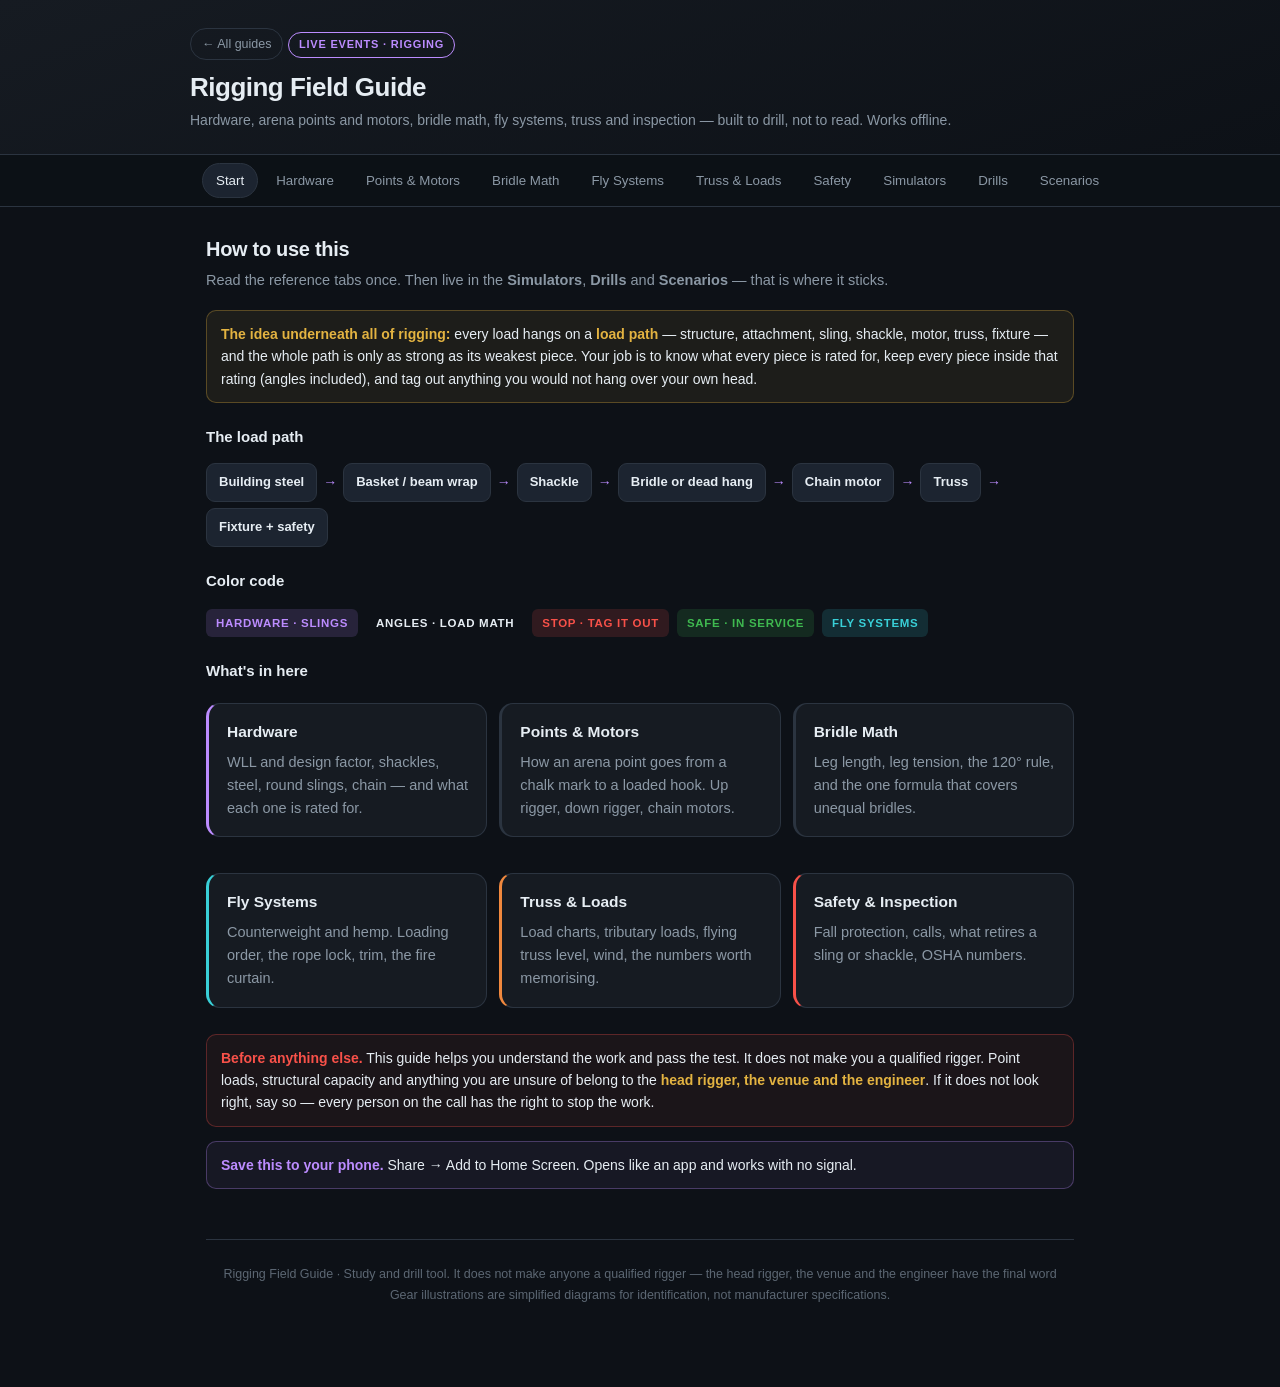
<file: rigging/index.html>
<!DOCTYPE html>
<html lang="en">
<head>
<meta charset="utf-8">
<meta name="viewport" content="width=device-width, initial-scale=1, viewport-fit=cover">
<title>Rigging Field Guide</title>
<meta name="description" content="Rigging for live events: shackles, steel and round slings, arena points and chain motors, bridle math, counterweight fly systems, truss, fall protection and inspection.">
<meta name="robots" content="noindex, nofollow, noarchive, nosnippet">
<meta name="googlebot" content="noindex, nofollow">
<meta name="theme-color" content="#0d1117">
<style>

:root{
  --bg:#0d1117; --bg2:#161b22; --bg3:#1c2430; --line:#2b3440;
  --txt:#e6edf3; --dim:#8b98a5; --dimmer:#5c6773;
  /* signal color code — used everywhere, consistently */
  --audio:#3fb950;    /* XLR / analog audio — GREEN */
  --rf:#f0883e;       /* RF / wireless / coax — ORANGE */
  --video:#58a6ff;    /* HDMI / video — BLUE */
  --sdi:#bc8cff;      /* SDI / BNC — PURPLE */
  --power:#f85149;    /* IEC / power — RED */
  --data:#39d0d8;     /* CAT / Dante / network — CYAN */
  --warn:#e3b341;
  --radius:14px;
  font-synthesis:none;
}
*{box-sizing:border-box;-webkit-tap-highlight-color:transparent}
html{scroll-behavior:smooth}
body{
  margin:0;background:var(--bg);color:var(--txt);
  font:16px/1.6 -apple-system,BlinkMacSystemFont,"Segoe UI",Roboto,Helvetica,Arial,sans-serif;
  padding-bottom:env(safe-area-inset-bottom);
}
a{color:var(--video)}
.wrap{max-width:900px;margin:0 auto;padding:0 16px 80px}

/* ---------- header ---------- */
header{
  background:linear-gradient(160deg,#161b22 0%,#0d1117 100%);
  border-bottom:1px solid var(--line);padding:28px 16px 22px;
}
header .inner{max-width:900px;margin:0 auto}
h1{margin:0 0 6px;font-size:26px;letter-spacing:-.5px;line-height:1.2}
.sub{color:var(--dim);font-size:14px;margin:0}
.badge{display:inline-block;font-size:11px;letter-spacing:.8px;text-transform:uppercase;
  color:var(--rf);border:1px solid var(--rf);border-radius:99px;padding:3px 10px;margin-bottom:10px;font-weight:600}

/* ---------- nav ---------- */
nav{position:sticky;top:0;z-index:50;background:rgba(13,17,23,.94);
  backdrop-filter:blur(12px);-webkit-backdrop-filter:blur(12px);
  border-bottom:1px solid var(--line);overflow-x:auto;-webkit-overflow-scrolling:touch;scrollbar-width:none}
nav::-webkit-scrollbar{display:none}
nav .navinner{display:flex;gap:4px;max-width:900px;margin:0 auto;padding:8px 12px}
nav button{
  flex:0 0 auto;background:transparent;border:1px solid transparent;color:var(--dim);
  font:600 13px/1 inherit;padding:9px 13px;border-radius:99px;cursor:pointer;white-space:nowrap;transition:.15s}
nav button:hover{color:var(--txt);background:var(--bg2)}
nav button[aria-selected="true"]{background:var(--bg3);color:var(--txt);border-color:var(--line)}

/* ---------- panels ---------- */
.panel{display:none;animation:fade .25s ease}
.panel.on{display:block}
@keyframes fade{from{opacity:0;transform:translateY(6px)}to{opacity:1;transform:none}}
h2{font-size:20px;margin:30px 0 4px;letter-spacing:-.3px}
h2:first-child{margin-top:26px}
h3{font-size:15px;margin:22px 0 8px;color:var(--txt)}
.lede{color:var(--dim);margin:0 0 18px;font-size:14.5px}

/* ---------- cards ---------- */
.card{background:var(--bg2);border:1px solid var(--line);border-radius:var(--radius);
  padding:16px 18px;margin:12px 0}
.card h4{margin:0 0 6px;font-size:15.5px;display:flex;align-items:center;gap:8px;flex-wrap:wrap}
.card p{margin:0;color:var(--dim);font-size:14.5px}
.card p+p{margin-top:8px}
.card.L{border-left:3px solid var(--line)}
.card.audio{border-left-color:var(--audio)} .card.rf{border-left-color:var(--rf)}
.card.video{border-left-color:var(--video)} .card.sdi{border-left-color:var(--sdi)}
.card.power{border-left-color:var(--power)} .card.data{border-left-color:var(--data)}
.grid{display:grid;gap:12px;grid-template-columns:repeat(auto-fit,minmax(260px,1fr))}

.pill{font-size:10.5px;font-weight:700;letter-spacing:.7px;text-transform:uppercase;
  padding:3px 8px;border-radius:5px;white-space:nowrap}
.p-audio{background:rgba(63,185,80,.15);color:var(--audio)}
.p-rf{background:rgba(240,136,62,.15);color:var(--rf)}
.p-video{background:rgba(88,166,255,.15);color:var(--video)}
.p-sdi{background:rgba(188,140,255,.15);color:var(--sdi)}
.p-power{background:rgba(248,81,73,.15);color:var(--power)}
.p-data{background:rgba(57,208,216,.15);color:var(--data)}

/* ---------- key callout ---------- */
.key{background:rgba(227,179,65,.08);border:1px solid rgba(227,179,65,.3);
  border-radius:10px;padding:12px 14px;margin:14px 0;font-size:14px}
.key b{color:var(--warn)}

/* ---------- legend ---------- */
.legend{display:flex;flex-wrap:wrap;gap:8px;margin:16px 0 4px}
.legend span{font-size:11.5px;font-weight:600;padding:5px 10px;border-radius:6px}

/* ---------- signal chain visual ---------- */
.chain{display:flex;flex-wrap:wrap;align-items:center;gap:6px;margin:14px 0}
.node{background:var(--bg3);border:1px solid var(--line);border-radius:9px;
  padding:8px 12px;font-size:13px;font-weight:600}
.arrow{color:var(--dimmer);font-size:14px;font-weight:700}
.arrow.a-audio{color:var(--audio)} .arrow.a-rf{color:var(--rf)}
.arrow.a-video{color:var(--video)} .arrow.a-sdi{color:var(--sdi)}

/* ---------- figures ---------- */
.fig{background:#090d12;border:1px solid var(--line);border-radius:11px;
  padding:16px 12px 12px;margin:14px 0}
.fig svg{display:block;width:100%;height:auto;max-width:430px;margin:0 auto}
.figcap{font-size:12px;color:var(--dimmer);text-align:center;margin-top:10px;line-height:1.55}
.figcap b{color:var(--dim)}
svg .s{fill:none;stroke:#8b98a5;stroke-width:2;stroke-linejoin:round;stroke-linecap:round}
svg .sf{fill:#1c2430;stroke:#8b98a5;stroke-width:2;stroke-linejoin:round}
svg .sd{fill:#0d1117;stroke:#5c6773;stroke-width:1.5}
svg .met{fill:#3f4a57;stroke:#8b98a5;stroke-width:1.5}
svg .gold{fill:#c9a227}
svg .hl{fill:none;stroke-width:2;stroke-dasharray:5 4}
svg .lead{stroke-width:1.4;fill:none}
svg text{font-family:-apple-system,BlinkMacSystemFont,"Segoe UI",Roboto,sans-serif}
svg .lbl{font-size:11px;font-weight:600;fill:#8b98a5}
svg .num{font-size:10px;font-weight:700;fill:#0d1117}
svg .tag{font-size:11.5px;font-weight:800;letter-spacing:.5px}
svg .cap{font-size:12px;font-weight:700;fill:#e6edf3}
.c-audio{stroke:#3fb950} .f-audio{fill:#3fb950}
.c-rf{stroke:#f0883e} .f-rf{fill:#f0883e}
.c-video{stroke:#58a6ff} .f-video{fill:#58a6ff}
.c-sdi{stroke:#bc8cff} .f-sdi{fill:#bc8cff}
.c-power{stroke:#f85149} .f-power{fill:#f85149}
.c-data{stroke:#39d0d8} .f-data{fill:#39d0d8}
.c-warn{stroke:#e3b341} .f-warn{fill:#e3b341}

/* ---------- connector ID drill ---------- */
.idgrid{display:grid;grid-template-columns:repeat(auto-fit,minmax(150px,1fr));gap:10px;margin:14px 0}
.idcard{background:var(--bg2);border:1px solid var(--line);border-radius:11px;padding:12px;
  cursor:pointer;text-align:center;transition:.15s}
.idcard:hover{border-color:var(--dimmer)}
.idcard svg{width:100%;height:auto;max-width:130px}
.idcard .nm{font-size:12.5px;font-weight:700;margin-top:8px}
.idcard .rv{font-size:11.5px;color:var(--dim);margin-top:5px;display:none;line-height:1.5}
.idcard.open .rv{display:block}
.idcard.open{border-color:var(--rf)}
.ckitem{background:var(--bg2);border:1px solid var(--line);border-radius:11px;cursor:pointer;transition:.15s}
.ckitem:hover{border-color:var(--dimmer)}

/* ---------- ordered steps ---------- */
ol.steps{counter-reset:s;list-style:none;padding:0;margin:14px 0}
ol.steps li{counter-increment:s;position:relative;padding:12px 14px 12px 48px;
  background:var(--bg2);border:1px solid var(--line);border-radius:10px;margin-bottom:8px;font-size:14.5px}
ol.steps li::before{content:counter(s);position:absolute;left:14px;top:11px;
  width:22px;height:22px;border-radius:50%;background:var(--bg3);border:1px solid var(--line);
  color:var(--rf);font-size:12px;font-weight:700;display:grid;place-items:center}

ul.chk{list-style:none;padding:0;margin:12px 0}
ul.chk li{padding:9px 12px 9px 32px;position:relative;font-size:14.5px;color:var(--dim);
  border-bottom:1px solid var(--line)}
ul.chk li:last-child{border-bottom:none}
ul.chk li::before{content:"▸";position:absolute;left:12px;color:var(--audio);font-weight:700}

/* ---------- table ---------- */
.tbl{width:100%;border-collapse:collapse;margin:14px 0;font-size:14px;display:block;overflow-x:auto}
.tbl th,.tbl td{text-align:left;padding:10px 12px;border-bottom:1px solid var(--line);white-space:nowrap}
.tbl th{color:var(--dim);font-size:11.5px;text-transform:uppercase;letter-spacing:.6px}

/* ---------- buttons ---------- */
.btn{background:var(--bg3);border:1px solid var(--line);color:var(--txt);
  font:600 14px/1 inherit;padding:11px 18px;border-radius:9px;cursor:pointer;transition:.15s}
.btn:hover{border-color:var(--dimmer)}
.btn.pri{background:var(--audio);border-color:var(--audio);color:#08130b}
.btn.pri:hover{filter:brightness(1.1)}
.btn:disabled{opacity:.4;cursor:default}
.row{display:flex;gap:8px;flex-wrap:wrap;align-items:center;margin:14px 0}

/* ---------- flashcards ---------- */
.fcstage{perspective:1200px;margin:16px 0}
.fc{position:relative;min-height:190px;cursor:pointer;transition:transform .5s;
  transform-style:preserve-3d}
.fc.flip{transform:rotateY(180deg)}
.fcface{position:absolute;inset:0;backface-visibility:hidden;-webkit-backface-visibility:hidden;
  border-radius:var(--radius);border:1px solid var(--line);background:var(--bg2);
  padding:24px;display:flex;flex-direction:column;justify-content:center;align-items:center;text-align:center}
.fcback{transform:rotateY(180deg);background:var(--bg3)}
.fcq{font-size:18px;font-weight:600;line-height:1.4}
.fca{font-size:15px;color:var(--dim);line-height:1.6}
.fchint{position:absolute;bottom:12px;left:0;right:0;text-align:center;
  font-size:11px;color:var(--dimmer);letter-spacing:.5px;text-transform:uppercase}
.counter{font-size:13px;color:var(--dim);font-variant-numeric:tabular-nums}

/* ---------- quiz ---------- */
.qbox{background:var(--bg2);border:1px solid var(--line);border-radius:var(--radius);padding:20px;margin:16px 0}
.qtext{font-size:16.5px;font-weight:600;margin:0 0 16px;line-height:1.45}
.opt{display:block;width:100%;text-align:left;background:var(--bg3);border:1px solid var(--line);
  color:var(--txt);font:15px/1.45 inherit;padding:13px 15px;border-radius:10px;margin-bottom:9px;
  cursor:pointer;transition:.15s}
.opt:hover:not(:disabled){border-color:var(--dimmer)}
.opt.right{border-color:var(--audio);background:rgba(63,185,80,.12)}
.opt.wrong{border-color:var(--power);background:rgba(248,81,73,.12)}
.opt:disabled{cursor:default}
.expl{font-size:14px;color:var(--dim);border-left:3px solid var(--rf);
  padding:2px 0 2px 12px;margin:14px 0 0}
.bar{height:6px;background:var(--bg3);border-radius:99px;overflow:hidden;margin:6px 0 0}
.bar i{display:block;height:100%;background:var(--audio);width:0;transition:width .3s}
.score{font-size:44px;font-weight:800;letter-spacing:-2px;margin:6px 0}

/* ---------- chain builder ---------- */
.slots{display:flex;flex-wrap:wrap;gap:8px;min-height:52px;padding:12px;
  background:var(--bg2);border:1px dashed var(--line);border-radius:12px;margin:12px 0;align-items:center}
.slots:empty::before{content:"Tap the pieces below in order…";color:var(--dimmer);font-size:13.5px}
.tok{background:var(--bg3);border:1px solid var(--line);border-radius:8px;padding:9px 13px;
  font-size:13.5px;font-weight:600;cursor:pointer;transition:.15s}
.tok:hover{border-color:var(--dimmer)}
.tok.used{opacity:.25;pointer-events:none}
.tok.ok{border-color:var(--audio);color:var(--audio)}
.tok.no{border-color:var(--power);color:var(--power)}

/* ---------- scenario ---------- */
.scn{background:var(--bg2);border:1px solid var(--line);border-left:3px solid var(--rf);
  border-radius:var(--radius);padding:18px;margin:14px 0}
.scn .setting{font-size:11px;text-transform:uppercase;letter-spacing:.8px;color:var(--rf);
  font-weight:700;margin-bottom:8px}
.scn .q{font-size:15px;margin:0 0 12px;line-height:1.55}
.reveal{display:none;border-top:1px solid var(--line);margin-top:14px;padding-top:14px;
  font-size:14.5px;color:var(--dim);line-height:1.65}
.reveal.on{display:block}
.reveal b{color:var(--txt)}

footer{border-top:1px solid var(--line);margin-top:50px;padding:24px 0 0;
  color:var(--dimmer);font-size:12.5px;text-align:center;line-height:1.7}
@media(max-width:520px){
  h1{font-size:22px} .wrap{padding:0 13px 70px} .card{padding:14px 15px}
  .score{font-size:38px}
}

/* ---------- simulators ---------- */
.sim{background:var(--bg2);border:1px solid var(--line);border-radius:var(--radius);padding:18px;margin:14px 0}
.simrow{display:flex;gap:22px;flex-wrap:wrap;align-items:flex-start}
.simmeters{display:flex;gap:16px;flex:0 0 auto}
.mtr{width:64px;text-align:center;position:relative}
.mtrbar{position:relative;height:230px;width:34px;margin:0 auto;border-radius:5px;
  overflow:hidden;background:#05080b;border:1px solid var(--line)}
.mzone{position:absolute;left:0;right:0}
.mclip{top:0;height:26%;background:rgba(248,81,73,.16)}
.mgood{top:26%;height:52%;background:rgba(63,185,80,.12)}
.mnoise{bottom:0;height:22%;background:rgba(92,103,115,.16)}
.mfill{position:absolute;left:3px;right:3px;bottom:0;border-radius:3px;
  background:linear-gradient(180deg,#3fb950,#2a7f38);transition:height .12s}
.mfill.room{background:linear-gradient(180deg,#58a6ff,#2b6cb8)}
.mfill.hot{background:linear-gradient(180deg,#f85149,#a4322c)}
.mtick{position:absolute;left:0;right:0;height:1px;background:rgba(230,237,243,.45)}
.mtick span{position:absolute;right:-24px;top:-7px;font-size:9.5px;color:var(--dim);font-weight:700}
.mlbl{font-size:10px;font-weight:700;letter-spacing:.5px;color:var(--dim);margin-top:9px;line-height:1.5}
.mlbl span{color:var(--txt);font-size:13px;font-variant-numeric:tabular-nums}
.pkled{position:absolute;top:-19px;left:50%;transform:translateX(-50%);font-size:9.5px;font-weight:800;
  padding:2px 7px;border-radius:4px;border:1px solid var(--line);color:var(--dimmer);letter-spacing:.5px}
.pkled.on{background:var(--power);border-color:var(--power);color:#fff}
.simctl{flex:1 1 250px;min-width:230px}
.slab{display:block;font-size:11px;font-weight:700;letter-spacing:.7px;color:var(--dim);margin-bottom:7px}
.slab b{float:right;color:var(--txt);font-variant-numeric:tabular-nums;letter-spacing:0}
.simctl input[type=range]{width:100%;accent-color:var(--audio);height:26px}
.srange{display:flex;justify-content:space-between;font-size:10px;color:var(--dimmer);margin-top:-2px}
.srcnote{margin-top:10px;font-size:12px;color:var(--dimmer)}
.verdict{margin-top:16px;border-left:3px solid var(--line);padding:11px 14px;
  background:var(--bg3);border-radius:0 9px 9px 0;font-size:14px;line-height:1.6}
.verdict b{display:block;margin-bottom:4px;font-size:13px;letter-spacing:.4px;text-transform:uppercase}
.verdict.ok{border-left-color:var(--audio)} .verdict.ok b{color:var(--audio)}
.verdict.warn{border-left-color:var(--warn)} .verdict.warn b{color:var(--warn)}
.verdict.bad{border-left-color:var(--power)} .verdict.bad b{color:var(--power)}
@media(max-width:520px){.simrow{gap:16px}.mtrbar{height:180px;width:30px}.mtr{width:56px}}

/* ---------- rig builder ---------- */
.rigwrap{background:#05080b;border:1px solid var(--line);border-radius:11px;padding:8px;overflow-x:auto}
.rigwrap svg{width:100%;min-width:520px;height:auto;display:block}
.fx{cursor:pointer}
.fxbody{fill:#1c2430;stroke:#5c6773;stroke-width:2}
.fx.sel .fxbody{stroke:#3fb950;stroke-width:2.5}
.fx.dead .fxbody{stroke:#f85149;fill:#2a1416}
.fx.flick .fxbody{stroke:#e3b341;stroke-dasharray:4 3}
.fxlbl{font-size:10px;font-weight:700;fill:#8b98a5}
.fxnum{font-size:11px;font-weight:800;fill:#e6edf3}
.dxline{fill:none;stroke:#bc8cff;stroke-width:2.5;stroke-linecap:round}
.dxline.bad{stroke:#f85149;stroke-dasharray:5 4}
.uni{height:26px;border-radius:5px;background:#05080b;border:1px solid var(--line);
  position:relative;overflow:hidden;margin-bottom:10px}
.uni i{position:absolute;top:0;bottom:0;border-right:1px solid rgba(13,17,23,.8)}
.addrlist{font-size:12px;color:var(--dim);line-height:1.9;font-variant-numeric:tabular-nums;
  max-height:190px;overflow-y:auto}
.addrlist b{color:var(--txt)}
.addrlist .over{color:var(--power)}

/* ---------- wall sim ---------- */
.pn{cursor:pointer}
.pnb{fill:#141a21;stroke:#3a4652;stroke-width:1.5}
.pn.on .pnb{fill:#16241a;stroke:#3fb950;stroke-width:2}
.pn.p1 .pnb{stroke:#3fb950} .pn.p2 .pnb{stroke:#58a6ff}
.pn.p3 .pnb{stroke:#f0883e} .pn.p4 .pnb{stroke:#bc8cff}
.pn.dead .pnb{fill:#2a1416;stroke:#f85149}
.pnn{font-size:10px;font-weight:700;fill:#8b98a5}
.lwline{fill:none;stroke-width:2.5;stroke-linecap:round;stroke-linejoin:round}
.lwline.c1{stroke:#3fb950}.lwline.c2{stroke:#58a6ff}.lwline.c3{stroke:#f0883e}.lwline.c4{stroke:#bc8cff}
.lwline.bk{stroke:#39d0d8;stroke-dasharray:5 4;stroke-width:2}
.wallprev{background:#05080b;border:1px solid var(--line);border-radius:9px;padding:10px;
  display:grid;gap:2px;margin-bottom:12px;min-height:110px;align-content:center}
.wallprev span{background:#1c2430;border:1px solid #2b3440;border-radius:2px;aspect-ratio:1}
.statgrid{display:grid;grid-template-columns:1fr 1fr;gap:8px}
.statgrid div{background:var(--bg3);border:1px solid var(--line);border-radius:8px;padding:9px 11px}
.statgrid b{display:block;font-size:10px;letter-spacing:.6px;color:var(--dimmer);text-transform:uppercase}
.statgrid span{font-size:15px;font-weight:700;font-variant-numeric:tabular-nums}

/* ---------- patch challenge ---------- */
.fixcard{background:#05080b;border:1px solid var(--line);border-left:3px solid var(--warn);
  border-radius:11px;padding:15px 17px;margin-bottom:14px}
.fixcard h4{margin:0 0 6px;font-size:16px;letter-spacing:-.2px}
.fixcard p{margin:0;color:var(--dim);font-size:13.5px;line-height:1.6}
.fixcard .brief{margin-top:9px;font-size:12.5px;color:var(--warn);font-weight:600}
.slots4{display:grid;grid-template-columns:repeat(auto-fit,minmax(148px,1fr));gap:9px;margin-bottom:14px}
.slot{background:var(--bg3);border:1px solid var(--line);border-radius:10px;padding:10px 12px;
  cursor:pointer;transition:.15s}
.slot:hover{border-color:var(--dimmer)}
.slot.active{border-color:var(--warn);background:rgba(227,179,65,.07)}
.slot.ok{border-color:var(--audio)} .slot.no{border-color:var(--power)}
.slot b{display:block;font-size:9.5px;letter-spacing:.7px;color:var(--dimmer);margin-bottom:5px}
.slot .pick{font-size:13px;font-weight:600;color:var(--dim)}
.slot.filled .pick{color:var(--txt)}
.banklab{font-size:10px;font-weight:700;letter-spacing:.8px;color:var(--dimmer);
  text-transform:uppercase;margin:0 0 7px}
.bank{display:flex;flex-wrap:wrap;gap:7px;margin-bottom:12px}
.opt2{background:var(--bg2);border:1px solid var(--line);border-radius:8px;padding:8px 12px;
  font-size:12.5px;font-weight:600;cursor:pointer;color:var(--txt);transition:.15s}
.opt2:hover{border-color:var(--dimmer)}
.opt2.on{border-color:var(--warn);background:rgba(227,179,65,.12)}
.fb{border-left:3px solid var(--line);background:var(--bg3);border-radius:0 9px 9px 0;
  padding:11px 14px;margin-top:9px;font-size:13.5px;line-height:1.65}
.fb b.h{display:block;font-size:11.5px;letter-spacing:.5px;text-transform:uppercase;margin-bottom:4px}
.fb.ok{border-left-color:var(--audio)} .fb.ok b.h{color:var(--audio)}
.fb.no{border-left-color:var(--power)} .fb.no b.h{color:var(--power)}

/* ---------- run the call ---------- */
.callbrief{background:#05080b;border:1px solid var(--line);border-left:3px solid var(--rf);
  border-radius:11px;padding:14px 16px;margin-bottom:14px;font-size:13.5px;line-height:1.65;color:var(--dim)}
.callbrief b{color:var(--txt)}
.callbrief table{width:100%;margin-top:10px;font-size:12.5px;border-collapse:collapse}
.callbrief td{padding:3px 0;border-bottom:1px solid var(--line)}
.callbrief td:last-child{text-align:right;color:var(--txt);font-variant-numeric:tabular-nums}
.prog{height:5px;background:var(--bg3);border-radius:99px;overflow:hidden}
.prog i{display:block;height:100%;background:var(--warn);width:0;transition:width .3s}
.cbq{font-size:16px;font-weight:600;line-height:1.5;margin:0 0 14px}
.report{margin-top:16px}
.rline{border-left:3px solid var(--line);background:var(--bg3);border-radius:0 9px 9px 0;
  padding:11px 14px;margin-bottom:9px;font-size:13.5px;line-height:1.65}
.rline b.h{display:block;font-size:11px;letter-spacing:.6px;text-transform:uppercase;margin-bottom:4px}
.rline.good{border-left-color:var(--audio)} .rline.good b.h{color:var(--audio)}
.rline.bad{border-left-color:var(--power)} .rline.bad b.h{color:var(--power)}
.rline.warn{border-left-color:var(--warn)} .rline.warn b.h{color:var(--warn)}
.grade{text-align:center;padding:20px;background:var(--bg3);border:1px solid var(--line);
  border-radius:12px;margin-bottom:16px}
.grade .g{font-size:46px;font-weight:800;letter-spacing:-2px;line-height:1}
.grade .gs{font-size:14px;color:var(--dim);margin-top:6px}

/* ---------- fixture menu trainer ---------- */
.fixpanel{background:#0a0d11;border:1px solid var(--line);border-radius:13px;padding:18px;
  max-width:340px;margin:0 auto}
.lcd{background:#0d2818;border:2px solid #1f3a2a;border-radius:6px;padding:14px 12px;
  font-family:ui-monospace,SFMono-Regular,Menlo,monospace;color:#5dfba0;
  text-shadow:0 0 8px rgba(93,251,160,.4);min-height:76px;margin-bottom:16px}
.lcd .l1{font-size:15px;font-weight:700;letter-spacing:1px}
.lcd .l2{font-size:20px;font-weight:700;letter-spacing:1.5px;margin-top:7px}
.lcd .l3{font-size:11px;opacity:.6;margin-top:7px;letter-spacing:.5px}
.lcd.saved{border-color:#3fb950;box-shadow:0 0 14px rgba(63,185,80,.25)}
.keys{display:grid;grid-template-columns:repeat(4,1fr);gap:8px}
.fkey{background:var(--bg3);border:1px solid var(--line);color:var(--txt);border-radius:8px;
  padding:13px 4px;font:700 12px/1 inherit;cursor:pointer;transition:.1s}
.fkey:hover{border-color:var(--dimmer)}
.fkey:active{background:var(--warn);color:#1a1206;border-color:var(--warn)}
.keyhint{font-size:10.5px;color:var(--dimmer);text-align:center;margin-top:11px;line-height:1.5}

/* ---------- eos trainer ---------- */
.cmdline{background:#05080b;border:1px solid var(--line);border-radius:8px;padding:13px 15px;
  font-family:ui-monospace,SFMono-Regular,Menlo,monospace;font-size:15px;color:#e6edf3;
  margin-bottom:14px;min-height:48px;letter-spacing:.5px}
.cmdprompt{color:var(--dimmer)}
.caret{color:var(--video);animation:blink 1s steps(2) infinite}
@keyframes blink{50%{opacity:0}}
.eokeys{display:grid;grid-template-columns:repeat(auto-fill,minmax(74px,1fr));gap:6px}
.eokey{background:var(--bg3);border:1px solid var(--line);color:var(--txt);border-radius:7px;
  padding:11px 4px;font:700 11.5px/1 inherit;cursor:pointer;transition:.1s}
.eokey:hover{border-color:var(--dimmer)}
.eokey:active{background:var(--video);color:#06121f;border-color:var(--video)}
.eokey.num{color:var(--warn)}
.eokey.mod{color:var(--video)}

/* ---------- truss trainer ---------- */
.ldbrief{background:#05080b;border:1px solid var(--line);border-left:3px solid var(--rf);
  border-radius:11px;padding:14px 16px;margin-bottom:14px}
.ldbrief .who{font-size:10.5px;letter-spacing:.8px;text-transform:uppercase;color:var(--rf);
  font-weight:700;margin-bottom:7px}
.ldbrief p{margin:0 0 8px;font-size:14px;line-height:1.65;color:var(--txt)}
.ldbrief ul{margin:8px 0 0;padding-left:18px;color:var(--dim);font-size:13px;line-height:1.8}
.ldbrief li::marker{color:var(--rf)}
.fxt{cursor:pointer}
.fxt .b{fill:#141a21;stroke:#3a4652;stroke-width:1.5}
.fxt.pick .b{stroke:#e3b341;stroke-width:2.5}
.fxt.done .b{fill:#121f16;stroke:#3fb950}
.fxt.err .b{fill:#2a1416;stroke:#f85149}
.fxt t{pointer-events:none}
.ckt{display:grid;grid-template-columns:repeat(auto-fit,minmax(126px,1fr));gap:8px;margin-top:12px}
.ck{background:var(--bg3);border:1px solid var(--line);border-radius:9px;padding:9px 11px;cursor:pointer;transition:.15s}
.ck:hover{border-color:var(--dimmer)}
.ck.sel{border-color:var(--warn);background:rgba(227,179,65,.08)}
.ck.over{border-color:var(--power);background:rgba(248,81,73,.08)}
.ck b{display:block;font-size:11px;letter-spacing:.6px;color:var(--dimmer)}
.ck .amp{font-size:15px;font-weight:700;font-variant-numeric:tabular-nums;margin-top:3px}
.ck .who2{font-size:10.5px;color:var(--dim);margin-top:3px;min-height:13px}
.legendrow{display:flex;flex-wrap:wrap;gap:8px;margin:10px 0 0;font-size:11px;color:var(--dim)}
.legendrow span{background:var(--bg3);border:1px solid var(--line);border-radius:6px;padding:4px 9px}

/* eos trainer v2 */
.lvltabs{display:flex;gap:6px;flex-wrap:wrap;margin:0 0 12px}
.lvltab{background:#0d1117;border:1px solid var(--line);color:#8b98a5;border-radius:6px;
  padding:6px 13px;font:700 11.5px/1 var(--f);cursor:pointer;letter-spacing:.04em}
.lvltab.on{background:rgba(88,166,255,.12);border-color:var(--video);color:#cfe3ff}
.keybank{margin:10px 0 0}
.keybank>span{display:block;font:800 9.5px/1 var(--f);letter-spacing:.13em;
  color:#5c6773;margin:0 0 5px;text-transform:uppercase}
.keybank .eokeys{margin:0}
.topictag{display:inline-block;font:800 9px/1 var(--f);letter-spacing:.1em;
  padding:3px 7px;border-radius:4px;background:#131a22;color:#8b98a5;
  border:1px solid var(--line);margin:0 0 7px}

/* electric sims */
.camrow{display:grid;grid-template-columns:repeat(auto-fit,minmax(112px,1fr));gap:8px;margin:12px 0 0}
.camb{background:#0d1117;border:1px solid var(--line);border-radius:8px;padding:11px 8px;
  cursor:pointer;text-align:center;font:700 11px/1.35 var(--f);color:#c9d1d9;transition:.12s}
.camb:hover{border-color:#484f58}
.camb.done{opacity:.4;pointer-events:none;border-color:#3fb950}
.camb .dot{display:block;width:20px;height:20px;border-radius:50%;margin:0 auto 6px;border:3px solid}
.camb small{display:block;color:#5c6773;font-size:9px;font-weight:600;margin-top:3px}
.steps{display:flex;flex-wrap:wrap;gap:6px;margin:10px 0 0}
.stepc{background:#131a22;border:1px solid var(--line);border-radius:20px;
  padding:5px 11px;font:700 10px/1 var(--f);color:#8b98a5}
.stepc.ok{border-color:#3fb950;color:#3fb950}
.stepc.bad{border-color:#f85149;color:#f85149}
.loadrow{display:grid;grid-template-columns:repeat(auto-fit,minmax(150px,1fr));gap:8px;margin:12px 0 0}
.lditem{background:#0d1117;border:1px solid var(--line);border-radius:8px;padding:10px}
.lditem b{display:block;font-size:11.5px;color:#c9d1d9;margin-bottom:3px}
.lditem .amps{font:800 14px/1 var(--f);color:var(--warn);margin:4px 0}
.legbtns{display:flex;gap:5px;margin-top:7px}
.legb{flex:1;background:#161b22;border:1px solid var(--line);border-radius:5px;
  padding:6px 0;font:800 10px/1 var(--f);color:#8b98a5;cursor:pointer}
.legb.on{background:rgba(227,179,65,.16);border-color:var(--warn);color:#e3b341}
.diagrow{display:grid;grid-template-columns:repeat(auto-fit,minmax(160px,1fr));gap:8px;margin:12px 0 0}
.diagb{background:#0d1117;border:1px solid var(--line);border-radius:8px;padding:11px;
  cursor:pointer;font:600 11.5px/1.4 var(--f);color:#c9d1d9;text-align:left}
.diagb:hover{border-color:#484f58}
.diagb.used{opacity:.45;pointer-events:none}
.diagb i{display:block;font-style:normal;font-size:9px;color:#5c6773;margin-top:4px}
.ecopt{display:grid;grid-template-columns:repeat(auto-fit,minmax(140px,1fr));gap:8px;margin:12px 0 0}
.ecb{background:#0d1117;border:1px solid var(--line);border-radius:8px;padding:11px;
  cursor:pointer;font:700 12px/1.3 var(--f);color:#c9d1d9;text-align:center}
.ecb:hover{border-color:#484f58}

/* home run trainer */
.hrbuild{display:grid;grid-template-columns:repeat(auto-fit,minmax(158px,1fr));gap:8px;margin:12px 0 0}
.hrsel{background:#0d1117;border:1px solid var(--line);border-radius:8px;padding:9px}
.hrsel label{display:block;font:800 9px/1 var(--f);letter-spacing:.12em;color:#5c6773;margin:0 0 6px}
.hrsel select{width:100%;background:#161b22;color:#c9d1d9;border:1px solid var(--line);
  border-radius:5px;padding:7px;font:600 11.5px/1 var(--f)}
.runlist{margin:12px 0 0;display:flex;flex-direction:column;gap:6px}
.runrow{display:flex;align-items:center;gap:9px;background:#0d1117;border:1px solid var(--line);
  border-left:3px solid var(--dimmer);border-radius:7px;padding:9px 11px;font:600 11.5px/1.3 var(--f)}
.runrow .x{margin-left:auto;cursor:pointer;color:#5c6773;font-weight:800;padding:0 4px}
.runrow .x:hover{color:var(--power)}
.runrow .cb{font-size:10px;color:#8b98a5}
.runrow.pw{border-left-color:var(--power)} .runrow.dt{border-left-color:var(--sdi)}
.poscol{display:grid;grid-template-columns:repeat(auto-fit,minmax(206px,1fr));gap:10px;margin:12px 0 0}
.posbox{background:#0d1117;border:1px solid var(--line);border-radius:9px;padding:11px}
.posbox>b{display:block;font-size:12px;color:#c9d1d9;margin:0 0 3px}
.posbox>i{display:block;font-style:normal;font-size:9.5px;color:#5c6773;margin:0 0 9px}
.fxrow{display:flex;align-items:center;gap:6px;padding:6px 0;border-top:1px solid #161b22}
.fxrow .nm{flex:1;font:600 11px/1.3 var(--f);color:#c9d1d9}
.fxrow .nm em{display:block;font-style:normal;font-size:9px;color:#5c6773}
.ckpick{display:flex;gap:3px}
.ckb{width:22px;height:22px;background:#161b22;border:1px solid var(--line);border-radius:4px;
  font:800 9.5px/1 var(--f);color:#8b98a5;cursor:pointer}
.ckb.on{background:rgba(227,179,65,.18);border-color:var(--warn);color:#e3b341}
.ckb.full{border-color:var(--power);color:var(--power)}

/* ── call sheet: the shared brief header for every sim ── */
.callsheet{background:linear-gradient(180deg,#0e141b,#0b1016);border:1px solid var(--line);
  border-radius:11px;overflow:hidden;margin:0 0 14px}
.cshead{display:flex;align-items:center;gap:9px;flex-wrap:wrap;padding:9px 13px;
  background:#11181f;border-bottom:1px solid var(--line)}
.csshow{font:800 10px/1 var(--f);letter-spacing:.09em;text-transform:uppercase;
  padding:5px 9px;border-radius:5px;background:rgba(88,166,255,.14);color:#8cc2ff;
  border:1px solid rgba(88,166,255,.3)}
.csven{font:600 10.5px/1 var(--f);color:#8b98a5}
.csclock{margin-left:auto;display:flex;align-items:center;gap:8px}
.csdoors{font:700 10px/1 var(--f);color:var(--warn)}
.cstime{font:800 15px/1 var(--f);color:#c9d1d9;font-variant-numeric:tabular-nums;
  background:#0d1117;border:1px solid var(--line);border-radius:5px;padding:5px 9px}
.cstime.over{color:var(--power);border-color:rgba(248,81,73,.4)}
.csbody{padding:12px 14px}
.csrole{font:700 10px/1.4 var(--f);color:#5c6773;margin:0 0 9px}
.csrole b{color:#8b98a5}
.cswho{display:flex;align-items:baseline;gap:7px;flex-wrap:wrap;margin:0 0 6px}
.cswho .nm{font:800 12px/1.3 var(--f);color:var(--warn)}
.cswho .mn{font:400 10.5px/1.3 var(--f);color:#5c6773;font-style:italic}
.cssay{margin:0 0 10px;font:400 14px/1.6 var(--f);color:#d5dde5}
.csreqs{margin:0;padding:0 0 0 17px;list-style:none}
.csreqs li{position:relative;font:400 12.5px/1.55 var(--f);color:#a8b3bd;margin:0 0 4px}
.csreqs li:before{content:"";position:absolute;left:-14px;top:7px;width:5px;height:5px;
  border-radius:50%;background:var(--warn)}
.csgrade{display:flex;gap:8px;flex-wrap:wrap;margin:10px 0 0;padding:10px 0 0;
  border-top:1px solid var(--line)}
.csg{flex:1;min-width:104px;background:#0d1117;border:1px solid var(--line);
  border-radius:7px;padding:8px 10px}
.csg span{display:block;font:800 8.5px/1 var(--f);letter-spacing:.11em;color:#5c6773;margin:0 0 4px}
.csg b{font:800 14px/1 var(--f);color:#c9d1d9}
.csg.good b{color:var(--audio)} .csg.warn b{color:var(--warn)} .csg.bad b{color:var(--power)}
@media(max-width:560px){.cstime{font-size:13px}.cssay{font-size:13px}}

.homelink{display:inline-flex;align-items:center;gap:6px;font-size:12.5px;color:var(--dim);
  text-decoration:none;margin-bottom:12px;padding:5px 11px;border:1px solid var(--line);
  border-radius:99px;transition:.15s}
.homelink:hover{color:var(--txt);border-color:var(--dimmer)}

/* ---------- real gear photos ---------- */
.rgal{display:grid;gap:10px;grid-template-columns:repeat(auto-fill,minmax(min(100%,230px),1fr));margin:14px 0}
.rph{background:var(--bg2);border:1px solid var(--line);border-radius:var(--radius);overflow:hidden;margin:0;cursor:zoom-in}
.rph img{display:block;width:100%;height:230px;object-fit:cover;background:#090d12}
.rph figcaption{padding:10px 12px;font-size:13px;line-height:1.5;color:var(--dim)}
.rph figcaption b{color:var(--txt)}
#lbox{position:fixed;inset:0;z-index:60;background:rgba(0,0,0,.9);display:none;flex-direction:column;
  align-items:center;justify-content:center;padding:16px;cursor:zoom-out}
#lbox.on{display:flex}
#lbox img{max-width:100%;max-height:80vh;border-radius:8px}
#lbox p{color:#c9d1d9;font-size:14px;line-height:1.5;max-width:640px;margin:12px 0 0;text-align:center}

/* ---------- labelled photos ---------- */
.anngal{display:grid;gap:14px;grid-template-columns:repeat(auto-fit,minmax(min(100%,340px),1fr));margin:14px 0;align-items:start}
.anngal.one{grid-template-columns:minmax(0,540px)}
.ann{background:var(--bg2);border:1px solid var(--line);border-radius:var(--radius);overflow:hidden;margin:0}
.annimg{position:relative;line-height:0;background:#090d12}
.annimg img{display:block;width:100%;height:auto;cursor:zoom-in}
.pin{position:absolute;width:24px;height:24px;margin:-12px 0 0 -12px;border-radius:50%;border:2px solid #0d1117;
  background:#e3b341;color:#0d1117;font:800 12px/20px var(--f);text-align:center;padding:0;cursor:pointer;
  box-shadow:0 0 0 2px rgba(227,179,65,.5),0 2px 6px rgba(0,0,0,.6)}
.pin.on{background:#fff;box-shadow:0 0 0 3px #e3b341,0 2px 8px rgba(0,0,0,.7);z-index:2}
@media (max-width:480px){.pin{width:22px;height:22px;margin:-11px 0 0 -11px;font-size:11px;line-height:18px}}
.ann figcaption{padding:12px 14px 14px;font-size:13.5px;line-height:1.5;color:var(--dim)}
.ann figcaption h4{margin:0 0 4px;font-size:15px;color:var(--txt)}
.ann figcaption p{margin:0}
.annkey{list-style:none;margin:10px 0 0;padding:0}
.annkey li{display:flex;gap:9px;padding:6px;border-radius:7px;cursor:pointer;align-items:flex-start}
.annkey li.on{background:rgba(227,179,65,.13)}
.annkey .n{flex:0 0 22px;height:22px;border-radius:50%;background:#e3b341;color:#0d1117;font:800 11.5px/22px var(--f);text-align:center}
.annkey li b{color:var(--txt)}

/* ---------- flashcard photos ---------- */
.fcimg{display:block;max-width:100%;max-height:230px;width:auto;height:auto;object-fit:contain;
  border-radius:8px;margin:12px auto 0;background:#090d12}
.fcq .fcimg,.fcface:not(.fcback) .fcimg{max-height:210px}

/* ---------- rigging ---------- */
ol.steps{display:block}
.fb.warn{border-left-color:var(--warn)} .fb.warn b.h{color:var(--warn)}
.rgopts{display:grid;gap:8px;grid-template-columns:repeat(auto-fit,minmax(150px,1fr));margin:10px 0}
.rgq{font-size:14px;margin:14px 0 4px;font-weight:600}
.tagcard{background:var(--bg2);border:1px solid var(--line);border-radius:var(--radius);padding:16px 18px;margin:12px 0}
.tagcard .tgear{font:700 11px/1 var(--f);letter-spacing:.06em;text-transform:uppercase;color:var(--sdi)}
.tagcard .tfind{font-size:15px;margin:8px 0 0}
</style>
</head>
<body>

<header>
  <div class="inner">
    <a class="homelink" href="../">← All guides</a>
    <div class="badge" style="color:var(--sdi);border-color:var(--sdi)">Live Events · Rigging</div>
    <h1>Rigging Field Guide</h1>
    <p class="sub">Hardware, arena points and motors, bridle math, fly systems, truss and inspection — built to drill, not to read. Works offline.</p>
  </div>
</header>

<nav role="tablist"><div class="navinner" id="nav"></div></nav>

<div class="wrap">
<section class="panel on" id="p-start">
  <h2>How to use this</h2>
  <p class="lede">Read the reference tabs once. Then live in the <b>Simulators</b>, <b>Drills</b> and <b>Scenarios</b> &mdash; that is where it sticks.</p>
  <div class="key">
    <b>The idea underneath all of rigging:</b> every load hangs on a <b>load path</b> &mdash; structure, attachment, sling, shackle, motor, truss, fixture &mdash; and the whole path is only as strong as its weakest piece. Your job is to know what every piece is rated for, keep every piece inside that rating (angles included), and tag out anything you would not hang over your own head.
  </div>

  <h3>The load path</h3>
  <div class="chain">
    <span class="node">Building steel</span><span class="arrow a-sdi">&rarr;</span>
    <span class="node">Basket / beam wrap</span><span class="arrow a-sdi">&rarr;</span>
    <span class="node">Shackle</span><span class="arrow a-sdi">&rarr;</span>
    <span class="node">Bridle or dead hang</span><span class="arrow a-sdi">&rarr;</span>
    <span class="node">Chain motor</span><span class="arrow a-sdi">&rarr;</span>
    <span class="node">Truss</span><span class="arrow a-sdi">&rarr;</span>
    <span class="node">Fixture + safety</span>
  </div>

  <h3>Color code</h3>
  <div class="legend">
    <span class="pill p-sdi">Hardware &middot; slings</span>
    <span class="pill p-warn">Angles &middot; load math</span>
    <span class="pill p-power">Stop &middot; tag it out</span>
    <span class="pill p-audio">Safe &middot; in service</span>
    <span class="pill p-data">Fly systems</span>
  </div>

  <h3>What's in here</h3>
  <div class="grid">
    <div class="card L sdi"><h4>Hardware</h4><p>WLL and design factor, shackles, steel, round slings, chain &mdash; and what each one is rated for.</p></div>
    <div class="card L warn"><h4>Points &amp; Motors</h4><p>How an arena point goes from a chalk mark to a loaded hook. Up rigger, down rigger, chain motors.</p></div>
    <div class="card L warn"><h4>Bridle Math</h4><p>Leg length, leg tension, the 120&deg; rule, and the one formula that covers unequal bridles.</p></div>
    <div class="card L data"><h4>Fly Systems</h4><p>Counterweight and hemp. Loading order, the rope lock, trim, the fire curtain.</p></div>
    <div class="card L rf"><h4>Truss &amp; Loads</h4><p>Load charts, tributary loads, flying truss level, wind, the numbers worth memorising.</p></div>
    <div class="card L power"><h4>Safety &amp; Inspection</h4><p>Fall protection, calls, what retires a sling or shackle, OSHA numbers.</p></div>
  </div>
  <div class="key" style="border-color:rgba(248,81,73,.3);background:rgba(248,81,73,.06)">
    <b style="color:var(--power)">Before anything else.</b> This guide helps you understand the work and pass the test. It does not make you a qualified rigger. Point loads, structural capacity and anything you are unsure of belong to the <b>head rigger, the venue and the engineer</b>. If it does not look right, say so &mdash; every person on the call has the right to stop the work.
  </div>
  <div class="key" style="border-color:rgba(188,140,255,.3);background:rgba(188,140,255,.06)">
    <b style="color:var(--sdi)">Save this to your phone.</b> Share &rarr; Add to Home Screen. Opens like an app and works with no signal.
  </div>
</section>

<section class="panel" id="p-hw">
  <h2>Hardware</h2>
  <p class="lede">Every piece of rigging hardware carries a rating. Learn to find it, read it, and know what changes it.</p>

  <h3>WLL, breaking strength, design factor</h3>
  <div class="grid">
    <div class="card L sdi"><h4>Minimum breaking strength (MBS)</h4><p>The load at which the part actually fails. <b>You never rig to this number.</b></p></div>
    <div class="card L audio"><h4>Working load limit (WLL)</h4><p>The most you are allowed to put on it in service. <b>WLL = MBS &divide; design factor.</b> It is stamped, tagged or printed on the part.</p></div>
    <div class="card L warn"><h4>Design factor (DF)</h4><p>The margin the manufacturer built in. <b>5:1</b> is the common minimum for rigging hardware and slings; performer flying uses more (often 10:1). The factor is <b>already inside the WLL</b> &mdash; don't apply it twice.</p></div>
  </div>
  <div class="key">
    <b>What does reduce a WLL:</b> the <b>hitch</b> (choker, basket), the <b>angle</b> (sling angle, side-loaded shackle or eye bolt), <b>shock loading</b>, and <b>damage</b>. Those are real reductions you must account for. Re-dividing a WLL by the design factor is not &mdash; that is double-counting.
  </div>

  <h3>Shackles</h3>
  <div class="grid">
    <div class="card L sdi"><h4>Anchor (bow) shackle</h4><p>Round bow. The standard for arena work: takes two bridle legs in the bow. Screw-pin is what you will handle most.</p></div>
    <div class="card L sdi"><h4>Chain (D) shackle</h4><p>Straight sides. For a single in-line pull only &mdash; not for multiple legs.</p></div>
  </div>
  <ol class="steps">
    <li><b>Read the bow.</b> Size and WLL are forged into it. No markings, no use.</li>
    <li><b>Pin fully seated.</b> Screw it in hand-tight, fully engaged, shoulder against the bow. A pin that is not fully threaded is not rated.</li>
    <li><b>Mouse it</b> (seize with wire or a zip-tie as specified) when it will hang for the show or could be rotated by the load.</li>
    <li><b>Multiple legs go in the bow, the single piece goes on the pin.</b> Keep the bow's included angle at or under 120&deg;.</li>
    <li><b>Load in line.</b> Side loading cuts capacity &mdash; a common manufacturer table: 45&deg; off line &rarr; about 70% of WLL; 90&deg; &rarr; about 50%.</li>
    <li><b>Never swap the pin for a bolt</b>, and never mix pins between shackles.</li>
  </ol>
  <table class="tbl">
    <tr><th>Shackle size</th><th>Typical WLL (read the bow)</th><th>Where you'll see it</th></tr>
    <tr><td>&frac12;&Prime;</td><td>2 t</td><td>Light points, fixture hardware</td></tr>
    <tr><td>&#8541;&Prime;</td><td>3&frac14; t</td><td>The arena workhorse &mdash; baskets, bridles</td></tr>
    <tr><td>&frac34;&Prime;</td><td>4&frac34; t</td><td>Heavier points, bridle apex on big loads</td></tr>
  </table>

  <h3>Steel (wire rope slings)</h3>
  <p>&ldquo;Steel&rdquo; in an arena means wire-rope slings with eyes on both ends, cut to standard lengths (2&prime;, 5&prime;, 10&prime;, 20&prime;, 30&prime;, 50&prime;) and added together to make basket and bridle legs. 6&times;19 and 6&times;37 with an independent wire rope core (IWRC) are what you will see.</p>
  <div class="grid">
    <div class="card L sdi"><h4>6&times;19 vs 6&times;37</h4><p>Six strands of 19 or 37 wires. More, thinner wires = more flexible, less resistant to crushing and abrasion.</p></div>
    <div class="card L sdi"><h4>Protect it at the beam</h4><p>Steel wrapped around a beam gets a <b>softener</b> &mdash; burlap, a sleeve or a pad &mdash; at every edge. Sharp flange edges cut wire and kill the bend.</p></div>
    <div class="card L power"><h4>Kink, birdcage, crush</h4><p>Any of these permanently damages the rope. It does not get straightened and reused. <b>Tag it out.</b></p></div>
  </div>

  <h3>Round slings (spansets)</h3>
  <p>Polyester core yarns inside a protective cover. Light, kind to finishes, and the cover colour tells you the rating. <b>The tag is the rating</b> &mdash; no tag, no lift.</p>
  <table class="tbl">
    <tr><th>Cover</th><th>Vertical WLL (lb)</th><th>Basket (vertical legs)</th></tr>
    <tr><td><b style="color:#bc8cff">Purple</b></td><td>2,600</td><td>5,200</td></tr>
    <tr><td><b style="color:#3fb950">Green</b></td><td>5,300</td><td>10,600</td></tr>
    <tr><td><b style="color:#e3b341">Yellow</b></td><td>8,400</td><td>16,800</td></tr>
    <tr><td><b style="color:#d2b48c">Tan</b></td><td>10,600</td><td>21,200</td></tr>
    <tr><td><b style="color:#f85149">Red</b></td><td>13,200</td><td>26,400</td></tr>
  </table>
  <p class="expl">Industry color code for polyester round slings (WSTDA). A choker hitch is roughly 80% of vertical. A basket only doubles the rating when both legs hang vertical &mdash; spread them and the angle factor takes it back. Always confirm on the tag.</p>

  <h3>Chain</h3>
  <div class="grid">
    <div class="card L audio"><h4>Grade 80 / 100 alloy</h4><p>The only chain for overhead lifting. Look for the grade stamp (8, 80, 10, 100) on the links.</p></div>
    <div class="card L power"><h4>Grade 30 / 43 / 70</h4><p>Proof coil, high-test, transport chain. <b>Not for overhead lifting</b>, no matter how thick it looks.</p></div>
    <div class="card L sdi"><h4>Deck chain / trim chain</h4><p>Short rated chain used to fine-tune a basket or bridle leg to the exact length. Shackle into a link, never hook a link sideways.</p></div>
  </div>
</section>

<section class="panel" id="p-points">
  <h2>Points &amp; Motors</h2>
  <p class="lede">An arena has no grid you can use as-is. Every show, the rig is built from points hung on the building's steel.</p>

  <h3>Who does what</h3>
  <div class="grid">
    <div class="card L warn"><h4>Up rigger</h4><p>Works in the steel. Sets the basket or beam wrap at the plotted location, drops a rope, hauls up the hardware, builds the point. Tied off 100% of the time.</p></div>
    <div class="card L sdi"><h4>Down rigger (ground rigger)</h4><p>Works on the floor. Finds the mark, builds the hardware bundle or bridle to the plot, ties it on, sends it up, hangs the motor. Keeps the floor under the work clear.</p></div>
    <div class="card L rf"><h4>Head rigger</h4><p>Owns the plot, the loads and the call. Checks every point before it takes weight. Your questions go here.</p></div>
  </div>

  <h3>From chalk mark to loaded hook</h3>
  <ol class="steps">
    <li><b>Mark the floor.</b> Points are laid out from the rigging plot off a reference (usually centre line and a datum like the downstage edge). Each mark carries the point number and its type &mdash; dead hang or bridle, leg lengths, load.</li>
    <li><b>Up rigger finds the steel over the mark</b> and calls &ldquo;<b>Rope!</b>&rdquo; before dropping a hand line to it.</li>
    <li><b>Down rigger builds the bundle</b> to the plot: steel, shackles, deck chain, softeners. For a bridle, both legs are built on the floor so the apex hangs at the plotted spot.</li>
    <li><b>Haul it up</b> &mdash; on the hand line or a motor, never over anyone. Everyone else stays out from under it.</li>
    <li><b>Up rigger sets the basket</b> around the beam with softeners, shackles it, mouses what needs mousing.</li>
    <li><b>Motor goes on.</b> Hook into the point (or the point into the motor, for a body-up hang), latch closed, chain checked for twist.</li>
    <li><b>Head rigger checks the point</b> before it takes weight.</li>
  </ol>

  <h3>Chain motors</h3>
  <div class="grid">
    <div class="card L sdi"><h4>The usual motor</h4><p>A 1-ton or &frac12;-ton electric chain hoist (the CM Lodestar is the classic). Rated WLL is on the body. Chain runs into a <b>chain bag</b> that must hold all the chain.</p></div>
    <div class="card L warn"><h4>Climbing vs body-up</h4><p><b>Climbing</b> (common on tour): motor is on the truss, hook goes to the point, motor climbs the chain. <b>Body-up</b>: motor hangs from the point and the hook lifts the load.</p></div>
    <div class="card L power"><h4>Limit switches</h4><p>Upper and lower limits stop the hook before it hits the body (two-blocking) or runs out of chain. <b>Never bypass them.</b></p></div>
    <div class="card L power"><h4>Running backwards</h4><p>Hit UP and it goes DOWN? <b>Stop.</b> The motor is out of phase &mdash; and on a reversed motor <b>the limit switches will not protect you.</b> Fix it at the controller/cable, not by holding the other button.</p></div>
    <div class="card L rf"><h4>D8 vs D8+</h4><p>Hoist classes from the European standard most productions follow. <b>D8+</b> hoists have redundant brakes and a higher design factor so they can hold a load over people; a plain <b>D8</b> hoist over people needs a secondary safety.</p></div>
    <div class="card L audio"><h4>Load cells</h4><p>On bigger rigs a load cell at each point reads actual weight live. A point reading high usually means something is snagged or the truss is out of level.</p></div>
  </div>

  <h3>Before a point leaves the floor</h3>
  <div class="row">
    <span class="counter" id="ckCount"></span>
    <button class="btn" id="ckReset" style="margin-left:auto">Reset</button>
  </div>
  <div id="ckHost"></div>
</section>

<section class="panel" id="p-bridle">
  <h2>Bridle Math</h2>
  <p class="lede">A bridle puts a point where no beam is. Two legs from two beams meet at an apex. The legs always carry more than their share of the load &mdash; how much more depends on the angle.</p>

  <div class="fig">
    <svg viewBox="0 0 460 250" role="img" aria-label="Two-leg bridle between two beams with horizontal distances h1 and h2, vertical drop v and leg lengths L1 and L2">
      <rect class="sf" x="40" y="20" width="60" height="14" rx="2"/>
      <rect class="sf" x="340" y="20" width="60" height="14" rx="2"/>
      <text class="lbl" x="70" y="14" text-anchor="middle">BEAM A</text>
      <text class="lbl" x="370" y="14" text-anchor="middle">BEAM B</text>
      <path class="s" style="stroke:#bc8cff;stroke-width:3" d="M70 34 L180 170"/>
      <path class="s" style="stroke:#bc8cff;stroke-width:3" d="M370 34 L180 170"/>
      <text class="lbl" x="108" y="100" style="fill:#bc8cff">L1</text>
      <text class="lbl" x="285" y="96" style="fill:#bc8cff">L2</text>
      <path class="s" style="stroke:#484f58;stroke-dasharray:4 4" d="M70 34 V170 H370 V34"/>
      <path class="s" style="stroke:#484f58;stroke-dasharray:4 4" d="M180 34 V170"/>
      <text class="lbl f-warn" x="125" y="186" text-anchor="middle">h1</text>
      <text class="lbl f-warn" x="275" y="186" text-anchor="middle">h2</text>
      <text class="lbl f-warn" x="192" y="104">v</text>
      <circle cx="180" cy="170" r="6" fill="#0d1117" stroke="#e3b341" stroke-width="2.5"/>
      <text class="lbl" x="196" y="166" style="font-size:9.5px">APEX (shackle)</text>
      <path class="s" d="M180 176 V206"/>
      <rect class="sf" x="164" y="206" width="32" height="24" rx="3"/>
      <text class="lbl" x="180" y="244" text-anchor="middle">LOAD W</text>
    </svg>
    <div class="figcap"><b>h</b> = horizontal distance from the apex to each beam &middot; <b>v</b> = vertical drop from the beams to the apex &middot; <b>L</b> = leg length. The apex sits over the load, not halfway between the beams, unless the bridle is symmetrical.</div>
  </div>

  <h3>The three formulas</h3>
  <table class="tbl">
    <tr><th>You want</th><th>Formula</th><th>Plain words</th></tr>
    <tr><td>Leg length</td><td><b>L = &radic;(h&sup2; + v&sup2;)</b></td><td>Pythagoras. Round <b>up</b> to the steel and chain you have.</td></tr>
    <tr><td>Each leg's share of the weight</td><td><b>V1 = W &times; h2 &divide; (h1 + h2)</b></td><td>The leg <b>closer</b> to the load carries <b>more</b>. Symmetrical: each carries W &divide; 2.</td></tr>
    <tr><td>Leg tension</td><td><b>T = V &times; L &divide; v</b></td><td>Share of the weight times leg length over drop. Always bigger than V.</td></tr>
  </table>
  <div class="key">
    <b>Worked example.</b> 1,000 lb load, beams 6&prime; either side of the apex, 8&prime; drop. L = &radic;(36 + 64) = <b>10&prime;</b>. Each leg's share = 500 lb. Tension = 500 &times; 10 &divide; 8 = <b>625 lb per leg</b>. Both legs together carry 1,250 lb of tension to hold up 1,000 lb &mdash; that extra is what the angle costs you.
  </div>

  <h3>The angle table</h3>
  <table class="tbl">
    <tr><th>Leg angle from horizontal</th><th>Included angle at apex</th><th>Each leg (symmetrical)</th><th>Verdict</th></tr>
    <tr><td>90&deg; (vertical)</td><td>0&deg;</td><td>50% of W</td><td>Dead hang</td></tr>
    <tr><td>60&deg;</td><td>60&deg;</td><td>58% of W</td><td style="color:var(--audio)">Comfortable</td></tr>
    <tr><td>45&deg;</td><td>90&deg;</td><td>71% of W</td><td style="color:var(--audio)">Common, fine</td></tr>
    <tr><td>30&deg;</td><td>120&deg;</td><td>100% of W</td><td style="color:var(--warn)">The limit</td></tr>
    <tr><td>15&deg;</td><td>150&deg;</td><td>193% of W</td><td style="color:var(--power)">Never</td></tr>
  </table>
  <p class="expl"><b>Keep the included angle at or under 120&deg;.</b> At 120&deg; each leg carries the whole load. Past it, each leg carries more than the load itself, and the sideways pull on the beams climbs fast. Sling angle factor = 1 &divide; sin(angle from horizontal).</p>

  <div class="grid">
    <div class="card L warn"><h4>Unequal bridles</h4><p>Different h on each side. The short-side leg is steeper and carries more of the weight; check <b>both</b> legs &mdash; the long one is flatter, so its tension can still be high.</p></div>
    <div class="card L sdi"><h4>Beams at different heights</h4><p>Then v is different for each leg and the simple formulas above don't hold. That's the head rigger's or the software's calculation.</p></div>
    <div class="card L power"><h4>Horizontal pull</h4><p>Every bridle leg pulls the beam sideways as well as down. Buildings are designed for down. That's why bridle points are on the venue's approved list, not wherever they fit.</p></div>
  </div>
</section>

<section class="panel" id="p-fly">
  <h2>Fly Systems</h2>
  <p class="lede">Theatres have a permanent system. Counterweight is most common; hemp is still around. Most theatres also have a fire curtain you must never block.</p>

  <h3>Counterweight line set</h3>
  <div class="chain">
    <span class="node">Batten (pipe)</span><span class="arrow a-data">&rarr;</span>
    <span class="node">Lift lines</span><span class="arrow a-data">&rarr;</span>
    <span class="node">Loft blocks</span><span class="arrow a-data">&rarr;</span>
    <span class="node">Head block</span><span class="arrow a-data">&rarr;</span>
    <span class="node">Arbor (counterweight)</span>
  </div>
  <div class="grid">
    <div class="card L data"><h4>Arbor</h4><p>Carriage that holds the counterweight bricks, kept in place by <b>spreader plates</b> and a locking plate on top. Rides in a T-track or wire guides.</p></div>
    <div class="card L data"><h4>Purchase (operating) line</h4><p>The rope the flyman pulls. Runs from the top of the arbor over the head block, down through the <b>rope lock</b> on the lock rail, around the tension block at the floor, back to the bottom of the arbor.</p></div>
    <div class="card L power"><h4>Rope lock</h4><p>Holds a <b>balanced</b> set in place. It is not a brake and is not designed to hold a set that is badly out of balance.</p></div>
    <div class="card L data"><h4>Short, centre, long lines</h4><p>Lift lines are named by their distance from the head block: <b>short line</b> is nearest the fly gallery side, <b>long line</b> is farthest.</p></div>
  </div>

  <h3>Loading and unloading &mdash; the rule</h3>
  <div class="key" style="border-color:rgba(248,81,73,.3);background:rgba(248,81,73,.06)">
    <b style="color:var(--power)">Loading: load on the batten first, then counterweight in the arbor. Unloading: counterweight out of the arbor first, then load off the batten.</b><br>
    During loading the batten is at its low position and the arbor is up at the loading gallery. If the arbor ever outweighs the batten, the arbor falls and the batten flies out &mdash; a <b>runaway</b>. Keep the batten side heavy until the set is balanced.
  </div>
  <ol class="steps">
    <li><b>Talk first.</b> Loading gallery and deck agree on what is coming on or off, and how much.</li>
    <li><b>Rope lock on</b>, set at its low trim. Nobody unlocks a set that is being loaded.</li>
    <li><b>Batten load goes on</b> &mdash; scenery, lights, pipe weight.</li>
    <li><b>Counterweight goes in</b> at the loading gallery, spreader plates as you go, locking plate on top. Call &ldquo;<b>Heads!</b>&rdquo; and never lean over the rail.</li>
    <li><b>Check balance</b> with a hand on the purchase line before the lock comes fully off. It should move with steady effort and stay where you leave it.</li>
  </ol>

  <h3>Words you'll hear</h3>
  <div class="grid">
    <div class="card L data"><h4>Trim</h4><p>The set's height for the show (in-trim / out-trim). Marked on the purchase line with spike tape.</p></div>
    <div class="card L data"><h4>Arbor heavy / pipe heavy</h4><p>Which side outweighs the other. A slightly pipe-heavy set is safer than an arbor-heavy one.</p></div>
    <div class="card L data"><h4>Hemp set</h4><p>Rope lines tied off (belayed) to pins on a pin rail, balanced by sandbags or muscle. No mechanical counterweight &mdash; the operator is the brake.</p></div>
    <div class="card L power"><h4>Fire curtain</h4><p>Drops by gravity to separate stage from house. <b>Nothing</b> &mdash; cable, scenery, a ladder, a road case &mdash; ever sits in its path.</p></div>
  </div>

  <h3>Mechanical advantage</h3>
  <table class="tbl">
    <tr><th>Rig</th><th>Supporting parts</th><th>Theoretical MA</th></tr>
    <tr><td>Single whip</td><td>1</td><td>1:1 (direction change only)</td></tr>
    <tr><td>Gun tackle</td><td>2</td><td>2:1</td></tr>
    <tr><td>Luff tackle</td><td>3</td><td>3:1</td></tr>
    <tr><td>Double purchase</td><td>4</td><td>4:1</td></tr>
  </table>
  <p class="expl">Count the rope parts supporting the moving block. Friction costs roughly 10% per sheave, so the real advantage is always less than the count. Don't confuse the tackle above with a <b>double-purchase counterweight set</b>: there the arbor travels half the distance of the batten and carries twice its weight.</p>
</section>

<section class="panel" id="p-truss">
  <h2>Truss &amp; Loads</h2>
  <p class="lede">Truss is rated by its manufacturer, for a given span and a given way of loading it. The chart is the rating &mdash; not how strong it looks.</p>

  <div class="grid">
    <div class="card L rf"><h4>Box truss</h4><p>Four chords. The standard for touring rigs. 12&Prime; and 20.5&Prime; box are the common sizes.</p></div>
    <div class="card L rf"><h4>Triangle / ladder</h4><p>Three or two chords. Lighter, weaker, orientation matters. Ladder is not for heavy point loads.</p></div>
    <div class="card L power"><h4>Damage</h4><p>Bent or dented chord or diagonal, cracked weld, damaged spigot or coupler &mdash; <b>out of service</b>. Aluminium is never straightened and reused.</p></div>
    <div class="card L sdi"><h4>Connections</h4><p>Spigots, pins and R-clips (or bolts) on every connection. Every pin, every time. Don't mix manufacturers.</p></div>
  </div>

  <h3>Reading a load chart</h3>
  <div class="grid">
    <div class="card L warn"><h4>UDL</h4><p>Uniformly distributed load &mdash; weight spread evenly along the span. Usually the biggest number on the chart.</p></div>
    <div class="card L warn"><h4>Point loads</h4><p>Centre point, third points, quarter points. A single load at mid-span is the worst case &mdash; much lower than the UDL.</p></div>
    <div class="card L warn"><h4>Span</h4><p>Distance between supports (motors). Longer span, lower allowable load &mdash; fast.</p></div>
  </div>

  <h3>Flying truss</h3>
  <ol class="steps">
    <li>Clear the floor under and around it. One voice calls the moves.</li>
    <li>Bump each motor until all chains are just taut &mdash; truss still on the floor.</li>
    <li>Lift a few inches and <b>stop</b>. Check level, check every point, check nothing is snagged.</li>
    <li>Fly to trim, keeping it level the whole way. A lagging motor racks the truss and overloads the others &mdash; stop and bump to level.</li>
  </ol>

  <h3>How much is at each motor</h3>
  <p>Each motor carries the weight in its <b>tributary zone</b> &mdash; half the distance to each neighbour &mdash; plus the motor, chain and anything hung right at the point. End motors only have half a zone on one side.</p>
  <div class="key"><b>Example.</b> 40&prime; truss on 4 evenly spaced motors with 20 lb/ft spread along it. Spacing is about 13.3&prime;. Interior motors carry about 13.3&prime; &times; 20 = 267 lb of that load; end motors about 133 lb. Then add the motor, chain bag and cable at each point. <b>Cable is the weight everyone underestimates.</b></div>

  <h3>Numbers worth memorising</h3>
  <table class="tbl">
    <tr><th>What</th><th>Number</th></tr>
    <tr><td>Common hardware design factor</td><td>5:1 (in the WLL already)</td></tr>
    <tr><td>Performer flying design factor</td><td>Typically 10:1</td></tr>
    <tr><td>Max bridle included angle</td><td>120&deg;</td></tr>
    <tr><td>Sling angle factor at 30&deg; / 45&deg; / 60&deg;</td><td>2.0 / 1.41 / 1.15</td></tr>
    <tr><td>Dynamic load factor</td><td>DLF = 1 + a &divide; g (g = 32.2 ft/s&sup2;)</td></tr>
    <tr><td>Wind pressure</td><td>q = 0.00256 &times; V&sup2; psf (V in mph)</td></tr>
    <tr><td>Centre point load moment, simple span</td><td>M = P &times; L &divide; 4</td></tr>
    <tr><td>Deflection limit</td><td>Manufacturer's &mdash; L/180 to L/360 is common</td></tr>
  </table>
  <p class="expl">Outdoor rigs run on a written <b>wind plan</b> with set speeds for watching, dropping soft goods, landing the rig and evacuating. The structure's plan sets the numbers, not the guide.</p>
</section>

<section class="panel" id="p-safety">
  <h2>Safety &amp; Inspection</h2>
  <p class="lede">Most rigging injuries come from falls, dropped objects and gear that should have been tagged out. All three are preventable.</p>

  <h3>Calls everybody knows</h3>
  <div class="grid">
    <div class="card L power"><h4>&ldquo;Headache!&rdquo;</h4><p>Something is falling. <b>Don't look up</b> &mdash; cover your head and move out from under the work.</p></div>
    <div class="card L warn"><h4>&ldquo;Rope!&rdquo;</h4><p>A line is being dropped from above. Clear the area under it.</p></div>
    <div class="card L warn"><h4>&ldquo;Heads!&rdquo;</h4><p>Something is moving overhead &mdash; a set flying in, a point going up. Look and stay clear.</p></div>
    <div class="card L audio"><h4>&ldquo;Motors running&rdquo;</h4><p>Chain motors are moving. Nobody under the rig; eyes on every point.</p></div>
  </div>

  <h3>Fall protection</h3>
  <div class="grid">
    <div class="card L power"><h4>When</h4><p>OSHA: <b>4 ft</b> in general industry, <b>6 ft</b> in construction, <b>10 ft</b> on scaffolds. In the steel, you are tied off <b>100%</b> of the time &mdash; including while moving.</p></div>
    <div class="card L sdi"><h4>The system (ABCs)</h4><p><b>A</b>nchorage rated 5,000 lb per person (or engineered), <b>B</b>ody harness (full body, never a belt), <b>C</b>onnector (lanyard or self-retracting lifeline).</p></div>
    <div class="card L warn"><h4>Clearance</h4><p>Free fall + lanyard deceleration + your height + a safety margin must fit above the next level down. A 6-ft lanyard needs far more than 6 ft below.</p></div>
    <div class="card L power"><h4>Suspension trauma</h4><p>Hanging still in a harness can make you lose consciousness within minutes. There has to be a <b>rescue plan</b> before anyone goes up.</p></div>
  </div>

  <h3>Tag it out &mdash; what retires gear</h3>
  <table class="tbl">
    <tr><th>Gear</th><th>Out of service when</th></tr>
    <tr><td>Steel (wire rope)</td><td>Kink, birdcage, crushing, heat damage, heavy corrosion, any broken wire at a fitting, broken-wire count over the limit for that rope, damaged or missing tag</td></tr>
    <tr><td>Round sling</td><td>Cover cut or worn through, core yarns showing, melting or charring, chemical damage, knots, missing or unreadable tag</td></tr>
    <tr><td>Shackle</td><td>Bent bow or pin, pin that won't seat, cracks, heavy wear, no markings, non-original pin</td></tr>
    <tr><td>Hook</td><td>Throat opened or twisted beyond the manufacturer's limit, crack, missing or broken latch</td></tr>
    <tr><td>Chain</td><td>Stretched links (gauge it), nicks, gouges, cracks, heat damage, wrong grade</td></tr>
    <tr><td>Truss</td><td>Bent or dented members, cracked welds, damaged spigots or holes</td></tr>
  </table>
  <p class="expl">Broken-wire limits differ by standard and rope type &mdash; sling standards and running-rope standards use different counts. On a call, you don't need the number: <b>any broken wire you can see goes to the head rigger</b>. When in doubt, tag it out.</p>

  <h3>OSHA numbers</h3>
  <table class="tbl">
    <tr><th>Event</th><th>Report to OSHA within</th></tr>
    <tr><td>Work-related fatality</td><td>8 hours</td></tr>
    <tr><td>In-patient hospitalisation, amputation or loss of an eye</td><td>24 hours</td></tr>
  </table>
  <div class="key"><b>Stop work authority.</b> Anyone on the call can stop the work when they see something unsafe &mdash; and it is protected. Hierarchy of controls, best to worst: <b>eliminate &rarr; substitute &rarr; engineer &rarr; administrative &rarr; PPE</b>.</div>
</section>

<section class="panel" id="p-sim">
  <h2>Build the Bridle</h2>
  <p class="lede">The head rigger hands you a point off the plot. Work out the leg lengths, the tension in each leg, and whether the hardware will hold it.</p>
  <div class="sim" id="bridleSim">
    <div class="ldbrief" id="brBrief"></div>
    <div class="row" style="margin:0 0 12px">
      <span class="counter" id="brStatus"></span>
      <button class="btn" id="brNext" style="margin-left:auto">Next point</button>
    </div>
    <div class="fig" style="margin-top:0"><svg id="brSvg" viewBox="0 0 460 230" role="img" aria-label="Bridle geometry for this point"></svg></div>
    <div id="brSteps"></div>
    <div id="brFeed"></div>
  </div>
  <div class="key">
    <b>What it's drilling.</b> Pythagoras for leg length, the closer leg carrying more, tension always beating the leg's share of the weight, the 120&deg; limit, and checking hardware against the <b>tension</b> &mdash; not the load.
  </div>

  <h2>Tag It Out</h2>
  <p class="lede">Shop prep before a load-out. Every piece in the pile gets a decision: back in the case or out of service.</p>
  <div class="sim" id="tagSim">
    <div class="ldbrief" id="tgBrief"></div>
    <div class="row" style="margin:0 0 12px">
      <span class="counter" id="tgStatus"></span>
      <button class="btn" id="tgRestart" style="margin-left:auto">Restart</button>
    </div>
    <div id="tgCard"></div>
    <div id="tgFeed"></div>
  </div>
  <div class="key">
    <b>What it's drilling.</b> The difference between cosmetic and structural, what the tag is worth, and the habit that saves people: <b>when in doubt, tag it out</b>.
  </div>
</section>

<section class="panel" id="p-drills">
  <h2>Flashcards</h2>
  <p class="lede">Tap the card to flip. Rate yourself honestly &mdash; "Got it" removes it from this pass, "Again" keeps it in rotation.</p>
  <div class="row">
    <span class="counter" id="fcCount"></span>
    <button class="btn" id="fcShuffle" style="margin-left:auto">Shuffle</button>
    <button class="btn" id="fcReset">Reset</button>
  </div>
  <div class="fcstage">
    <div class="fc" id="fcCard">
      <div class="fcface"><div class="fcq" id="fcQ"></div><div class="fchint">Tap to flip</div></div>
      <div class="fcface fcback"><div class="fca" id="fcA"></div><div class="fchint">Tap to flip back</div></div>
    </div>
  </div>
  <div class="row">
    <button class="btn" id="fcAgain">Again</button>
    <button class="btn pri" id="fcGot">Got it</button>
  </div>

  <h2>Quiz</h2>
  <p class="lede">Explanations on every answer &mdash; including the ones you get right.</p>
  <div id="quizHost"></div>

  <h2>Sequence Builder</h2>
  <p class="lede">Tap the steps in the correct order. Wrong step and it tells you immediately.</p>
  <div id="chainHost"></div>
</section>

<section class="panel" id="p-scen">
  <h2>Real-Gig Scenarios</h2>
  <p class="lede">Think it through before you reveal. The answer matters less than the order you check things in.</p>
  <div id="scnHost"></div>
</section>
<footer>
  Rigging Field Guide · Study and drill tool. It does not make anyone a qualified rigger — the head rigger, the venue and the engineer have the final word<br>
  Gear illustrations are simplified diagrams for identification, not manufacturer specifications.
</footer>
</div>

<script>
/* ═══════════ call sheet — shared brief + clock for every sim ═══════════ */
window.CallSheet=(function(){
  var reg={};
  function fmt(s){
    var m=Math.floor(s/60), r=s%60;
    return m+":"+(r<10?"0":"")+r;
  }
  function render(hostId,b){
    var el=document.getElementById(hostId); if(!el) return;
    var st=reg[hostId];
    if(st&&st.iv) clearInterval(st.iv);
    st=reg[hostId]={brief:b,elapsed:0,iv:null,stopped:false};

    el.className="callsheet";
    el.innerHTML=
      '<div class="cshead">'+
        '<span class="csshow">'+b.show+'</span>'+
        '<span class="csven">'+b.venue+'</span>'+
        '<span class="csclock"><span class="csdoors">'+b.clock+'</span>'+
        '<span class="cstime" id="'+hostId+'_t">0:00</span></span>'+
      '</div>'+
      '<div class="csbody">'+
        '<p class="csrole">YOU ARE <b>'+b.role+'</b> &nbsp;&middot;&nbsp; TARGET <b>'+b.target+' min</b></p>'+
        '<div class="cswho"><span class="nm">'+b.boss+'</span><span class="mn">'+b.manner+'</span></div>'+
        '<p class="cssay">&ldquo;'+b.say+'&rdquo;</p>'+
        '<ul class="csreqs">'+b.reqs.map(function(r){return "<li>"+r+"</li>"}).join("")+'</ul>'+
      '</div>';

    st.iv=setInterval(function(){
      if(st.stopped) return;
      st.elapsed++;
      var t=document.getElementById(hostId+"_t");
      if(!t){ clearInterval(st.iv); return }
      t.textContent=fmt(st.elapsed);
      if(st.elapsed>b.target*60) t.className="cstime over";
    },1000);
  }
  function stop(hostId){
    var st=reg[hostId]; if(!st) return 0;
    st.stopped=true; return st.elapsed;
  }
  /* returns a grade block to append to feedback, plus a verdict string */
  function grade(hostId){
    var st=reg[hostId]; if(!st) return {html:"",late:false,mins:0};
    var mins=st.elapsed/60, t=st.brief.target;
    var late = mins>t;
    var cls = mins<=t*0.75 ? "good" : (late ? "bad" : "warn");
    var note = mins<=t*0.75
        ? "Ahead of the call."
        : (!late ? "Inside the window." : "Over the window by "+Math.ceil(mins-t)+" min.");
    return {
      late:late, mins:mins,
      html:'<div class="csgrade">'+
        '<div class="csg '+cls+'"><span>YOUR TIME</span><b>'+fmt(st.elapsed)+'</b></div>'+
        '<div class="csg"><span>THE CALL ALLOWED</span><b>'+t+':00</b></div>'+
        '<div class="csg '+cls+'"><span>PACE</span><b>'+note+'</b></div>'+
      '</div>'
    };
  }
  return {render:render, stop:stop, grade:grade, fmt:fmt};
})();


(function(){
"use strict";
var STORE="rigging";
var TABS=[["p-start","Start"],["p-hw","Hardware"],["p-points","Points & Motors"],["p-bridle","Bridle Math"],["p-fly","Fly Systems"],["p-truss","Truss & Loads"],["p-safety","Safety"],["p-sim","Simulators"],["p-drills","Drills"],["p-scen","Scenarios"]];

var CARDS=[
["What does WLL mean?","<b>Working load limit</b> &mdash; the most you may put on a part in service. WLL = minimum breaking strength &divide; design factor."],
["What is a design factor?","The margin between breaking strength and WLL. <b>5:1</b> is the common minimum for rigging hardware and slings. It is already inside the WLL."],
["A sling is rated 3,500 lb WLL and the leg tension is 3,200 lb. OK?","<b>Yes.</b> The design factor is already in the WLL. Dividing by it again is double-counting."],
["What actually reduces a WLL?","The <b>hitch</b> (choker, basket), the <b>angle</b> (sling angle, side-loaded shackle or eye bolt), <b>shock loading</b> and <b>damage</b>."],
["Anchor (bow) shackle vs chain (D) shackle?","<b>Bow:</b> round, takes multiple legs &mdash; the arena standard. <b>D:</b> straight, for a single in-line pull only."],
["Two bridle legs and a motor hook on one shackle &mdash; what goes where?","<b>Legs in the bow, hook on the pin.</b> Keep the included angle in the bow at or under 120&deg;."],
["What is mousing?","Seizing a shackle pin with wire or a tie so vibration or rotation can't back it out."],
["Side-loaded shackle at 90&deg; &mdash; roughly what capacity?","About <b>50%</b> of WLL on a common manufacturer table (about 70% at 45&deg;). Keep shackles loaded in line."],
["Typical WLL of a 5/8&Prime; screw-pin anchor shackle?","<b>3&frac14; t</b> &mdash; but always read the bow."],
["What is &ldquo;steel&rdquo; in an arena?","Wire-rope slings with eyes both ends, in standard lengths, combined to make baskets and bridle legs."],
["6&times;19 &mdash; what do the numbers mean?","<b>6 strands, 19 wires per strand.</b> 6&times;37 is more flexible but less crush- and abrasion-resistant."],
["What is IWRC?","<b>Independent wire rope core</b> &mdash; a small wire rope at the centre. Holds its shape under load and crushing better than a fibre core."],
["Why softeners on a beam?","Flange edges cut steel and slings. Burlap, sleeves or pads at every edge the sling touches."],
["Steel with a kink in it?","<b>Tag it out.</b> Kinks, birdcaging and crushing are permanent damage. It does not get straightened and reused."],
["Round sling colours: purple, green, yellow &mdash; vertical WLL?","<b>Purple 2,600 lb &middot; green 5,300 &middot; yellow 8,400.</b> (WSTDA code &mdash; always confirm on the tag.)"],
["Round sling in a basket &mdash; does it double?","Only when both legs hang <b>vertical</b>. Spread the legs and the angle factor takes it back."],
["Round sling with no tag?","<b>Out of service.</b> The tag is the rating. No tag, no lift."],
["Which chain grades are for overhead lifting?","<b>Grade 80 and 100 alloy</b> only. Grade 30, 43 and 70 are not, however thick."],
["Up rigger vs down rigger?","<b>Up:</b> in the steel &mdash; baskets, builds the point, tied off 100%. <b>Down:</b> on the floor &mdash; marks, builds bundles and bridles, sends hardware up, hangs motors."],
["What does &ldquo;Rope!&rdquo; mean?","A line is about to be dropped from above. Clear the area under it."],
["What do you do when someone yells &ldquo;Headache!&rdquo;?","<b>Don't look up.</b> Cover your head and move out from under the work."],
["What is two-blocking?","The hook block running into the hoist body at the top of travel. It can break the chain. The upper limit switch prevents it."],
["Chain motor runs DOWN when you press UP. What now?","<b>Stop.</b> It's out of phase &mdash; and on a reversed motor the <b>limit switches won't protect you</b>. Fix the phase at the controller or cable."],
["Climbing motor vs body-up?","<b>Climbing:</b> motor on the truss, hook to the point, motor climbs its chain. <b>Body-up:</b> motor hangs from the point, hook lifts the load."],
["D8 vs D8+ hoist?","<b>D8+</b> has redundant brakes and a higher design factor and can hold a load over people. A <b>D8</b> over people needs a secondary safety."],
["Bridle leg length formula?","<b>L = &radic;(h&sup2; + v&sup2;)</b>. h = horizontal to the beam, v = vertical drop. Round up to the steel and chain you have."],
["Which bridle leg carries more weight?","The leg <b>closer</b> to the load (shorter horizontal distance). Its share = W &times; (other leg's h) &divide; (h1 + h2)."],
["Bridle leg tension formula?","<b>T = V &times; L &divide; v</b> &mdash; the leg's share of the weight, times leg length over vertical drop."],
["Maximum bridle included angle?","<b>120&deg;.</b> At 120&deg; each leg carries the full load. Past it, each leg carries more than the load."],
["Sling angle factor at 30&deg;, 45&deg; and 60&deg; from horizontal?","<b>2.0, 1.41, 1.15.</b> Factor = 1 &divide; sin(angle)."],
["Counterweight loading order?","<b>Batten first, then arbor.</b> Unloading: <b>arbor first, then batten.</b> Never let the arbor outweigh the batten during loading."],
["What is a runaway?","An out-of-balance set moving on its own &mdash; usually an arbor-heavy set flying out when the lock is released."],
["Is a rope lock a brake?","<b>No.</b> It holds a balanced set. It is not designed to hold a set badly out of balance."],
["Short line, centre line, long line?","Lift lines named by distance from the head block. <b>Short line</b> is nearest the fly-gallery side."],
["Double purchase &mdash; what changes?","The arbor travels <b>half</b> the batten's distance and carries <b>twice</b> its weight. Theoretical MA 2:1 at the arbor."],
["What goes in the fire curtain's path?","<b>Nothing.</b> Ever. It has to drop by gravity all the way to the deck."],
["UDL vs point load on truss?","<b>UDL:</b> spread evenly &mdash; usually the highest rating. <b>Point load:</b> concentrated &mdash; a single centre load is the worst case."],
["Bent diagonal on a truss section?","<b>Out of service.</b> Aluminium is never straightened and reused. Engineer or manufacturer decides."],
["Dynamic load factor?","<b>DLF = 1 + a &divide; g</b>, g = 32.2 ft/s&sup2;. Any start, stop or bounce adds load."],
["Wind pressure formula?","<b>q = 0.00256 &times; V&sup2;</b> (psf, V in mph). 60 mph &asymp; 9.2 psf."],
["OSHA fall protection heights?","<b>4 ft</b> general industry &middot; <b>6 ft</b> construction &middot; <b>10 ft</b> scaffolds."],
["Fall arrest anchorage strength?","<b>5,000 lb per person</b>, or engineered for the job."],
["What is suspension trauma?","Hanging still in a harness after a fall &mdash; blood pools in the legs and you can lose consciousness within minutes. Plan the rescue <b>before</b> anyone goes up."],
["OSHA reporting deadlines?","<b>Fatality: 8 hours.</b> Hospitalisation, amputation, loss of an eye: <b>24 hours.</b>"],
["Hierarchy of controls?","<b>Eliminate &rarr; substitute &rarr; engineer &rarr; administrative &rarr; PPE.</b> PPE is the last line, not the first."]
];

var QS=[
{q:"A chain motor is rated 1 ton (2,000 lb) WLL. You need to fly 500 lb over the audience. Is the motor adequate on capacity?",
  o:["No — multiply 500 by 7 for people below","Yes — the design factor is already in the WLL; 500 lb is well under 2,000","Only at half speed","Only with a load cell"],a:1,
  e:"<b>WLL already includes the design factor.</b> 500 lb on a 2,000 lb WLL hoist is within rating. Over people, what matters is the hoist's <b>class</b> (D8+ or a secondary safety), not re-dividing the WLL."},
{q:"Two bridle legs and a motor hook go on one anchor shackle. Where does each go?",
  o:["Legs on the pin, hook in the bow","Legs in the bow, hook on the pin","One leg on each side of the pin","It doesn't matter if the shackle is big enough"],a:1,
  e:"<b>Multiple legs in the bow, single piece on the pin.</b> Legs on the pin side-load it and spread it. Keep the included angle in the bow at or under 120°."},
{q:"Symmetrical bridle: 2,000 lb load, each beam 8 ft horizontally from the apex, 6 ft drop. What is each leg's length and tension?",
  o:["10 ft, 1,000 lb","10 ft, about 1,667 lb","14 ft, about 1,333 lb","8 ft, 2,000 lb"],a:1,
  e:"L = √(8² + 6²) = <b>10 ft</b>. Each leg's share = 1,000 lb. T = 1,000 × 10 ÷ 6 = <b>about 1,667 lb</b>. Flat legs (8 across, only 6 down) cost a lot of tension."},
{q:"Unequal bridle: 1,200 lb, apex 4 ft from beam A and 8 ft from beam B, 6 ft drop. Which leg carries more of the weight, and how much?",
  o:["Leg B — 800 lb","Leg A — 800 lb","They split it 600 / 600","Leg A — 400 lb"],a:1,
  e:"Share A = 1,200 × 8 ÷ (4 + 8) = <b>800 lb</b>. The leg <b>closer</b> to the load carries more. Its tension = 800 × √(4²+6²) ÷ 6 = about 961 lb."},
{q:"At what included angle does each leg of a symmetrical bridle carry the full load?",
  o:["60°","90°","120°","180°"],a:2,
  e:"<b>120°</b> included = 30° from horizontal; 1 ÷ sin 30° = 2, times half the load = the whole load in each leg. That is the limit — past it, each leg carries more than the load itself."},
{q:"A purple round sling (2,600 lb vertical) is used in a basket with both legs hanging vertical. Capacity?",
  o:["1,300 lb","2,080 lb","2,600 lb","5,200 lb"],a:3,
  e:"A basket with <b>vertical</b> legs doubles the vertical rating: <b>5,200 lb</b>. Spread the legs and the sling angle factor reduces it. A choker is about 80% of vertical."},
{q:"A round sling's cover has a cut and you can see core yarns. The tag is fine. Decision?",
  o:["Keep it — the core carries the load","Tape over it and use it for light loads","Tag it out","Use it on the ground only"],a:2,
  e:"<b>Tag it out.</b> The cover protects the core from cuts, abrasion and UV. Once the core is exposed, nobody can vouch for the rating."},
{q:"You press UP on a chain motor and it runs DOWN. What's the right move?",
  o:["Use the DOWN button to go up for now","Stop, and get the phase corrected before running it again","Swap the chain bag","Run it to the lower limit to reset it"],a:1,
  e:"<b>Stop.</b> A reversed motor is out of phase, and its limit switches won't protect it — it can two-block or run off its chain. Correct the phase at the controller or cable."},
{q:"What is two-blocking?",
  o:["Two motors on one controller","The hook block hitting the hoist body at the top of travel","Two shackles in series","A bridle with two legs"],a:1,
  e:"Two-blocking drives the hook into the body; the force can break the chain or the hook. The <b>upper limit switch</b> exists to stop it. Never bypass a limit."},
{q:"Loading a counterweight set for the first time. What order?",
  o:["Counterweight first, then the batten load","Batten load first, then counterweight","Both at the same time","Whichever crew is ready first"],a:1,
  e:"<b>Batten first, then arbor.</b> The batten is down and the arbor is up at the loading gallery. If the arbor gets heavier than the batten, it falls and the batten flies out — a runaway."},
{q:"Scenery has just been taken off a batten but the arbor still has its full counterweight. Someone reaches for the rope lock. What do you say?",
  o:["Go ahead, it's empty now","Stop — the set is arbor-heavy; weight comes out of the arbor before that lock comes off","Pull it slowly","Only if two people hold the rope"],a:1,
  e:"The set is now badly <b>arbor-heavy</b>. Releasing the lock is a runaway. When unloading, <b>counterweight comes off first</b>, then the batten load."},
{q:"Short line, centre line and long line on a line set are named by:",
  o:["Their distance from the head block","Upstage to downstage order","The weight they carry","The length of the batten"],a:0,
  e:"Lift lines are named by their distance from the head block. The <b>short line</b> is nearest the fly-gallery side, the <b>long line</b> farthest."},
{q:"A section of box truss has a bent diagonal. Correct action?",
  o:["Straighten it and use it at half load","Use it at the end of a run where loads are low","Out of service until the manufacturer or an engineer says otherwise","Tape it so it's visible and keep going"],a:2,
  e:"<b>Out of service.</b> Bent or dented members change how the truss carries load, and aluminium is never straightened and reused."},
{q:"A 40 ft truss hangs on four evenly spaced motors with 20 lb/ft spread along it. Roughly what does each interior motor carry from that spread load?",
  o:["200 lb","About 267 lb","400 lb","800 lb"],a:1,
  e:"Spacing ≈ 13.3 ft. Each interior motor carries its tributary zone — half to each neighbour: 13.3 × 20 ≈ <b>267 lb</b>. End motors get about 133 lb. Then add motor, chain and cable."},
{q:"A chain hoist accelerates a 1,000 lb load at 4 ft/s². Effective load?",
  o:["About 1,000 lb","About 1,124 lb","About 1,500 lb","About 4,000 lb"],a:1,
  e:"DLF = 1 + 4 ÷ 32.2 = 1.124. 1,000 × 1.124 ≈ <b>1,124 lb</b>. Starts, stops and bounces always add load."},
{q:"Wind pressure on a 10 × 10 ft video wall at 60 mph, before any shape factor?",
  o:["About 92 lb","About 600 lb","About 920 lb","About 6,000 lb"],a:2,
  e:"q = 0.00256 × 60² ≈ 9.2 psf. 9.2 × 100 sq ft ≈ <b>920 lb</b> sideways — more once the shape factor for a flat panel is applied. That's why outdoor rigs run on a wind plan."},
{q:"OSHA's fall protection trigger height in general industry is:",
  o:["4 ft","6 ft","10 ft","15 ft"],a:0,
  e:"<b>4 ft</b> in general industry, 6 ft in construction, 10 ft on scaffolds. In the steel you are tied off 100% regardless."},
{q:"Someone yells “Headache!” while you're on the floor. You:",
  o:["Look up to see what's coming","Cover your head and move out from under the work without looking up","Freeze where you are","Yell it back and keep working"],a:1,
  e:"<b>Don't look up</b> — that puts your face in the path. Cover your head and move out from under the work."},
{q:"Hotel ballroom. The AV company wants a 300 lb speaker hung from a ceiling sprinkler pipe because it's close. You:",
  o:["Hang it — 300 lb is light","Refuse that attachment; use only the venue's rated points, through the house rigger","Use two sprinkler pipes to split the load","Use a bigger shackle"],a:1,
  e:"Sprinkler pipe, duct, conduit and ceiling grid are <b>not rated rigging points</b>. Rated points only, approved by the venue — usually through the house rigger."},
{q:"What's the best control on the hierarchy of controls?",
  o:["PPE","Administrative rules","Engineering controls","Eliminating the hazard"],a:3,
  e:"<b>Eliminate &rarr; substitute &rarr; engineer &rarr; administrative &rarr; PPE.</b> If you can do the work from the floor instead of at height, that beats any harness."},
{q:"OSHA must be notified of a work-related fatality within:",
  o:["8 hours","24 hours","72 hours","7 days"],a:0,
  e:"<b>8 hours</b> for a fatality. In-patient hospitalisation, amputation or loss of an eye: <b>24 hours</b>."}
];

var CHAINS=[
{t:"Arena point — chalk mark to loaded hook",
  s:["Mark the floor from the plot","Up rigger finds the steel, calls “Rope!”","Down rigger builds the bundle to the plot","Haul it up — nobody under it","Basket the beam with softeners and shackle it","Hang the motor, latch closed","Head rigger checks before it takes weight"],
  w:"The floor mark is the plot made real. Everything after it is about getting rated hardware to the right steel without anyone underneath, then having a second set of eyes before it takes weight."},
{t:"The load path — top to bottom (climbing motor)",
  s:["Building steel","Beam wrap with softeners","Shackle","Bridle apex or dead-hang steel","Motor hook","Chain motor","Truss","Fixture and its safety"],
  w:"Every link is rated, and the whole path is only as strong as the weakest one — including the building."},
{t:"Loading a counterweight set",
  s:["Agree the load with the loading gallery","Rope lock on, set at low trim","Load goes on the batten","Counterweight goes in the arbor","Spreader plates and locking plate on","Check balance with a hand on the line","Release the lock and fly it"],
  w:"Batten first, arbor second, so the set is never arbor-heavy while the lock is the only thing holding it."},
{t:"Unloading a counterweight set",
  s:["Bring the set to its loading position and lock it","Tell the gallery what's coming off","Counterweight out of the arbor","Load off the batten","Check balance before the lock comes off"],
  w:"The exact reverse of loading: arbor first, batten second. Pull the batten load first and you've built a runaway."},
{t:"Flying a truss",
  s:["Clear the floor under and around it","Bump each motor until the chains are taut","Lift a few inches and stop","Check level, every point, nothing snagged","Fly to trim keeping it level","Confirm trim and secure the controller"],
  w:"The stop a few inches up is where you catch a snag, a lagging motor or a bad point while the truss can still go straight back down."},
{t:"Going up in the steel",
  s:["Rescue plan agreed","Inspect harness and lanyard","Harness on, fitted, buddy-checked","Clip to a rated anchorage before you're exposed","Stay 100% tied off while moving"],
  w:"The rescue plan comes first because suspension trauma doesn't wait for someone to figure one out."}
];

var SCN=[
{w:"Arena · motor call",
  q:"Points are up and the motors are on. You bump motor 7 UP to take the slack — the chain runs DOWN. The motor tech is across the floor. What do you do?",
  a:"<b>Stop and leave it stopped.</b><br><br><b>1.</b> Don't “just use the other button”. A reversed motor is out of phase, and its <b>limit switches don't protect it</b> — it can two-block or run off its chain.<br><b>2.</b> Call it on the radio: “Motor 7 is running backwards.”<br><b>3.</b> The phase gets corrected at the controller or cable by whoever owns the motor system, then 7 is bumped again to confirm UP goes up.<br><b>4.</b> If one is reversed, check the others on that cable or channel before the truss goes anywhere."},
{w:"Arena · bridle point",
  q:"You built a bridle on the floor from the plot. Once it's up and the motor takes slack, the apex is hanging about 18 inches off the chalk mark toward beam A. What happened and what's the fix?",
  a:"<b>The legs aren't the lengths the plot asked for.</b> If the apex moved toward A, the A leg is too short or the B leg is too long.<br><br><b>1.</b> Don't drag the point over by hand or tag-line it into place — that changes the angles and the load on both legs.<br><b>2.</b> Let it back down, re-measure both legs including shackles and deck chain, and correct the length to the plot.<br><b>3.</b> If the plot math itself looks off, take it to the head rigger. Moving the apex changes each leg's share of the weight."},
{w:"Shop · load-out",
  q:"Packing round slings, you find a green one with a cut in the cover. You can see core yarns, but it's only an inch long. Your partner says it's fine for a basket. What do you do?",
  a:"<b>Tag it out.</b><br><br><b>1.</b> Exposed core yarns retire a round sling — the cover is what protects the core, and nobody can vouch for the rating now.<br><b>2.</b> Mark it clearly as out of service and keep it apart from good gear, so it doesn't get packed back by someone else.<br><b>3.</b> Tell the head rigger or shop lead so it's logged and replaced. A sling that “disappears” without a record usually comes back."},
{w:"Hotel ballroom · corporate general session",
  q:"The AV vendor wants to hang two 300 lb speakers and a small truss. There's no plot. They point at the sprinkler pipe and a ceiling grid. The client's in the room. What happens?",
  a:"<b>Nothing hangs until there are rated points.</b><br><br><b>1.</b> Sprinkler pipe, duct, conduit and ceiling grid are <b>not</b> rigging points, at any load.<br><b>2.</b> Ask for the house rigger or engineering. Hotels with rigging have rated points and usually their own rigger who must approve or do the hanging.<br><b>3.</b> If there are no rated points, the answer is ground support — towers or stands — not a creative attachment.<br><b>4.</b> Keep it quiet and professional in front of the client. “We need the house rigger's points for this” is the whole conversation."},
{w:"Theatre · strike",
  q:"A drop is being taken off a pipe at deck level. The deck crew has unclipped it and the pipe is empty. Someone is about to take the rope lock off to send the pipe out. The arbor still has the weight in it.",
  a:"<b>“Hold the lock!” — loudly, now.</b><br><br><b>1.</b> With the load gone and the weight still in, the set is badly <b>arbor-heavy</b>. Release the lock and the arbor falls and the pipe flies out — a runaway.<br><b>2.</b> The weight has to come out of the arbor at the loading gallery <b>before</b> the lock comes off.<br><b>3.</b> The right order was arbor first, then the drop. Get the gallery on headset, unload to balance, then check with a hand on the line."},
{w:"Arena · truss fly-out",
  q:"A 60 ft truss on six motors is a few feet off the floor. One end is clearly lower than the other and the chains on that end look slack. Load cells show the motors at the high end climbing.",
  a:"<b>Stop all motors.</b><br><br><b>1.</b> A lagging or stalled motor at the low end means the others are carrying its share — and the truss is racking.<br><b>2.</b> Find out why: tripped motor, wrong channel, slack chain, snag.<br><b>3.</b> Bring it back to level by bumping the low motors (or lowering the high ones) one at a time, watching the load cells even out.<br><b>4.</b> Then the few-inches-and-stop check again before it goes higher."},
{w:"Outdoor festival · weather",
  q:"The wind is building through the afternoon. A big video wall is flown on the ground-supported roof. Someone says it's fine because nothing is moving yet.",
  a:"<b>The wind plan decides, not how it looks.</b><br><br><b>1.</b> Wind load grows with the <b>square</b> of the speed: double the wind is four times the force. A 10 × 10 ft wall sees roughly 920 lb at 60 mph before shape factor.<br><b>2.</b> The structure has a written wind plan with speeds for watching, dropping soft goods and banners, landing the wall, and clearing the stage.<br><b>3.</b> Someone is watching an anemometer and calling it. Your job is to know which step you're on and to be ready before the number is reached, not after."},
{w:"Arena · in the steel",
  q:"You're up on a beam moving to the next point. Your lanyard won't reach the next anchor without unclipping for a second. The point is right there.",
  a:"<b>You don't unclip.</b><br><br><b>1.</b> 100% tie-off means always: use a twin-leg lanyard and clip the second leg before unclipping the first, or re-route on a beam strap or retractable that reaches.<br><b>2.</b> If you can't make the move without being unclipped, stop and ask — it's a planning problem, not a speed problem.<br><b>3.</b> Everybody else on the call wants you to take the extra 30 seconds."}
];

var CK=[
"Point number and type match the plot — dead hang or bridle, leg lengths, load",
"Every piece has a readable rating — shackles stamped, slings and steel tagged",
"Shackle pins fully seated; pins that stay up for the show are moused",
"Bridle legs in the bow of the apex shackle; included angle at or under 120°",
"Softeners on every beam edge the steel or sling touches",
"Deck chain shackled through a link — never hooked or knotted",
"Motor hook latch closed, chain not twisted, chain bag on and big enough",
"Motor bumped: UP goes up",
"Floor under the haul cleared; “Rope!” called before anything drops",
"Head rigger has checked the point before it takes weight"
];


/* ═══════════ safe storage ═══════════ */
var mem={};
var store={
  get:function(k){try{return localStorage.getItem(k)}catch(e){return mem[k]||null}},
  set:function(k,v){try{localStorage.setItem(k,v)}catch(e){mem[k]=v}}
};

/* ═══════════ tabs ═══════════ */
var nav=document.getElementById("nav");
TABS.forEach(function(t,i){
  var b=document.createElement("button");
  b.textContent=t[1]; b.setAttribute("role","tab");
  b.setAttribute("aria-selected", i===0?"true":"false");
  b.onclick=function(){go(t[0])};
  b.dataset.target=t[0];
  nav.appendChild(b);
});
function go(id){
  document.querySelectorAll(".panel").forEach(function(p){p.classList.toggle("on",p.id===id)});
  nav.querySelectorAll("button").forEach(function(b){
    b.setAttribute("aria-selected", b.dataset.target===id?"true":"false");
    if(b.dataset.target===id && b.scrollIntoView){
      try{b.scrollIntoView({block:"nearest",inline:"center",behavior:"smooth"})}catch(e){}
    }
  });
  try{window.scrollTo({top:0,behavior:"smooth"})}catch(e){window.scrollTo(0,0)}
  store.set(STORE+"_tab",id);
}
var saved=store.get(STORE+"_tab");
if(saved && document.getElementById(saved)) go(saved);

/* ═══════════ flashcards ═══════════ */
var fcQueue=[],fcIdx=0,fcCard=document.getElementById("fcCard");
function fcInit(sh){
  fcQueue=CARDS.map(function(c,i){return i});
  if(sh) fcQueue.sort(function(){return Math.random()-.5});
  fcIdx=0;fcRender();
}
function fcRender(){
  fcCard.classList.remove("flip");
  var n=document.getElementById("fcCount");
  if(!fcQueue.length){
    document.getElementById("fcQ").innerHTML="All clear.";
    document.getElementById("fcA").innerHTML="You've worked through the whole deck. Shuffle to run it again cold.";
    n.textContent="0 left";return;
  }
  if(fcIdx>=fcQueue.length) fcIdx=0;
  var c=CARDS[fcQueue[fcIdx]];
  var qEl=document.getElementById("fcQ"), aEl=document.getElementById("fcA");
  qEl.innerHTML=c[0]; aEl.innerHTML=c[1];
  var ph=c[2]?document.querySelector('img[data-ph="'+c[2]+'"]'):null;
  function fcFit(){
    var need=Math.max(qEl.offsetHeight,aEl.offsetHeight)+90;
    fcCard.style.minHeight=Math.max(190,need)+"px";
  }
  if(ph){
    var im=document.createElement("img"); im.className="fcimg"; im.alt=ph.alt||""; im.src=ph.src;
    (c[3]==="q"?qEl:aEl).appendChild(im);
    im.onload=fcFit;
    if(c[3]==="q"){ var im2=im.cloneNode(); aEl.appendChild(im2); im2.onload=fcFit; }
  }
  fcFit();
  n.textContent=fcQueue.length+" card"+(fcQueue.length===1?"":"s")+" left";
}
fcCard.onclick=function(){fcCard.classList.toggle("flip")};
document.getElementById("fcGot").onclick=function(){
  if(!fcQueue.length)return;
  fcQueue.splice(fcIdx,1);fcRender();
};
document.getElementById("fcAgain").onclick=function(){
  if(!fcQueue.length)return;
  fcIdx=(fcIdx+1)%fcQueue.length;fcRender();
};
document.getElementById("fcShuffle").onclick=function(){fcInit(true)};
document.getElementById("fcReset").onclick=function(){fcInit(false)};
fcInit(true);

/* ═══════════ quiz ═══════════ */
var qi=0,qScore=0,qHost=document.getElementById("quizHost");
function qRender(){
  if(qi>=QS.length){
    var pct=Math.round(qScore/QS.length*100);
    var msg = pct>=90?"Dialed in. You could run this material for someone else.":
              pct>=75?"Solid. Clean up the misses and you're gig-ready.":
              pct>=50?"Foundation's there. Run the flashcards, then come back.":
                      "Go back through the reference tabs — then run this cold.";
    qHost.innerHTML='<div class="qbox" style="text-align:center">'+
      '<div class="score" style="color:'+(pct>=75?"var(--audio)":pct>=50?"var(--warn)":"var(--power)")+'">'+pct+'%</div>'+
      '<p style="margin:0 0 4px;font-size:15px">'+qScore+' of '+QS.length+' correct</p>'+
      '<p style="color:var(--dim);font-size:14px;margin:0 0 18px">'+msg+'</p>'+
      '<button class="btn pri" id="qAgain">Run it again</button></div>';
    document.getElementById("qAgain").onclick=function(){qi=0;qScore=0;QS.sort(function(){return Math.random()-.5});qRender()};
    return;
  }
  var q=QS[qi];
  var h='<div class="qbox"><div class="bar"><i style="width:'+(qi/QS.length*100)+'%"></i></div>'+
        '<p style="color:var(--dim);font-size:12px;margin:10px 0 0;letter-spacing:.5px">QUESTION '+(qi+1)+' OF '+QS.length+'</p>'+
        '<p class="qtext">'+q.q+'</p>';
  q.o.forEach(function(o,i){h+='<button class="opt" data-i="'+i+'">'+o+'</button>'});
  h+='<div id="qFoot"></div></div>';
  qHost.innerHTML=h;
  qHost.querySelectorAll(".opt").forEach(function(b){
    b.onclick=function(){
      var pick=+b.dataset.i;
      qHost.querySelectorAll(".opt").forEach(function(x,i){
        x.disabled=true;
        if(i===q.a)x.classList.add("right");
        else if(i===pick)x.classList.add("wrong");
      });
      if(pick===q.a)qScore++;
      document.getElementById("qFoot").innerHTML=
        '<p class="expl">'+q.e+'</p>'+
        '<div class="row"><button class="btn pri" id="qNext" style="margin-left:auto">'+
        (qi===QS.length-1?"See results":"Next")+'</button></div>';
      document.getElementById("qNext").onclick=function(){qi++;qRender()};
    };
  });
}
qRender();

/* ═══════════ chain builder ═══════════ */
var ci=0,cHost=document.getElementById("chainHost");
function cRender(){
  var c=CHAINS[ci];
  var shuffled=c.s.map(function(s,i){return {s:s,i:i}}).sort(function(){return Math.random()-.5});
  var h='<div class="qbox"><p style="color:var(--dim);font-size:12px;margin:0;letter-spacing:.5px">CHAIN '+(ci+1)+' OF '+CHAINS.length+'</p>'+
        '<p class="qtext" style="margin:8px 0 0">'+c.t+'</p>'+
        '<div class="slots" id="cSlots"></div><div id="cToks">';
  shuffled.forEach(function(o){h+='<button class="tok" data-i="'+o.i+'">'+o.s+'</button>'});
  h+='</div><div class="row" id="cFoot"><button class="btn" id="cClear">Clear</button>'+
     '<button class="btn" id="cSkip" style="margin-left:auto">Next chain</button></div></div>';
  cHost.innerHTML=h;
  var next=0;
  cHost.querySelectorAll(".tok").forEach(function(b){
    b.onclick=function(){
      var want=+b.dataset.i;
      if(want===next){
        b.classList.add("used");
        var n=document.createElement("span");
        n.className="tok ok";n.textContent=b.textContent;
        var sl=document.getElementById("cSlots");
        if(next>0){var ar=document.createElement("span");ar.className="arrow";ar.textContent="→";sl.appendChild(ar)}
        sl.appendChild(n);
        next++;
        if(next===c.s.length){
          document.getElementById("cFoot").insertAdjacentHTML("afterbegin",
            '<span style="color:var(--audio);font-weight:600;font-size:14px">Chain complete.</span>');
          if(c.w) document.getElementById("cFoot").insertAdjacentHTML("afterend",'<p class="expl">'+c.w+'</p>');
        }
      } else {
        b.classList.add("no");
        setTimeout(function(){b.classList.remove("no")},450);
      }
    };
  });
  document.getElementById("cClear").onclick=cRender;
  document.getElementById("cSkip").onclick=function(){ci=(ci+1)%CHAINS.length;cRender()};
}
cRender();

/* ═══════════ pre-doors checklist ═══════════ */
var ckHost=document.getElementById("ckHost");
if(ckHost){
  var ckState={};
  try{ckState=JSON.parse(store.get(STORE+"_ck")||"{}")}catch(e){ckState={}}
  var ckCount=document.getElementById("ckCount");
  function ckSave(){store.set(STORE+"_ck",JSON.stringify(ckState))}
  function ckTally(){
    var n=CK.filter(function(_,i){return ckState[i]}).length;
    ckCount.textContent=n+" of "+CK.length+" complete";
    ckCount.style.color = n===CK.length ? "var(--audio)" : "var(--dim)";
  }
  CK.forEach(function(t,i){
    var d=document.createElement("div");
    d.className="ckitem";
    d.style.cssText="text-align:left;display:flex;gap:11px;align-items:flex-start;padding:11px 13px;margin-bottom:7px";
    var vc = /VIDEO CALL|NO BLUE MIX/.test(t);
    d.innerHTML='<span class="ckbox" style="flex:0 0 auto;width:19px;height:19px;border-radius:5px;'+
      'border:1.5px solid var(--line);display:grid;place-items:center;font-size:12px;font-weight:800;margin-top:1px"></span>'+
      '<span class="cktxt" style="font-size:13.5px;line-height:1.5'+(vc?';color:var(--warn);font-weight:600':'')+'">'+t+'</span>';
    function paint(){
      var on=!!ckState[i];
      var box=d.querySelector(".ckbox"), tx=d.querySelector(".cktxt");
      box.textContent = on?"✓":"";
      box.style.background = on?"var(--audio)":"transparent";
      box.style.borderColor = on?"var(--audio)":"var(--line)";
      box.style.color = on?"#08130b":"transparent";
      tx.style.opacity = on?".45":"1";
      tx.style.textDecoration = on?"line-through":"none";
      d.style.borderColor = on?"var(--line)":(vc?"rgba(227,179,65,.35)":"var(--line)");
    }
    d.onclick=function(){ckState[i]=!ckState[i];paint();ckSave();ckTally()};
    paint();
    ckHost.appendChild(d);
  });
  ckTally();
  document.getElementById("ckReset").onclick=function(){
    ckState={};ckSave();
    ckHost.querySelectorAll(".ckitem").forEach(function(d){
      var b=d.querySelector(".ckbox"),t=d.querySelector(".cktxt");
      b.textContent="";b.style.background="transparent";b.style.borderColor="var(--line)";
      t.style.opacity="1";t.style.textDecoration="none";
    });
    ckTally();
  };
}

/* ═══════════ connector ID drill ═══════════ */
document.querySelectorAll(".idgrid .idcard").forEach(function(c){
  var nm=c.querySelector(".nm");
  if(!nm) return;
  c.onclick=function(){
    var on=c.classList.toggle("open");
    nm.textContent = on ? "" : "?";
    nm.style.display = on ? "none" : "block";
  };
});

/* ═══════════ scenarios ═══════════ */
var sh=document.getElementById("scnHost");
SCN.forEach(function(s,i){
  var d=document.createElement("div");
  d.className="scn";
  d.innerHTML='<div class="setting">'+s.w+'</div><p class="q">'+s.q+'</p>'+
    '<button class="btn" data-i="'+i+'">How would you work it?</button>'+
    '<div class="reveal">'+s.a+'</div>';
  sh.appendChild(d);
  var btn=d.querySelector("button"),rev=d.querySelector(".reveal");
  btn.onclick=function(){
    var on=rev.classList.toggle("on");
    btn.textContent=on?"Hide":"How would you work it?";
  };
});


})();

/* ═══════════ rigging · build the bridle ═══════════ */
(function(){
  var host=document.getElementById("bridleSim"); if(!host) return;
  var NS="http://www.w3.org/2000/svg", svg=document.getElementById("brSvg");
  function m(t,a,x){var e=document.createElementNS(NS,t);for(var k in a)e.setAttribute(k,a[k]);
    if(x!=null)e.appendChild(document.createTextNode(x));return e;}
  function r1(x){return Math.round(x*10)/10}
  function lb(x){return Math.round(x).toLocaleString("en-US")+" lb"}
  function ft(x){return r1(x).toFixed(1)+" ft"}

  /* W load, h1/h2 horizontal from apex to beam A/B, v drop from beams to apex, tag = steel leg WLL */
  var JOBS=[
   {cs:{show:"Rock concert",venue:"Arena, downstage truss",boss:"Head Rigger",manner:"checks every point twice",clock:"Motors on in 40 min"},
    say:"Point 4 is a straight bridle, nice and steep. Build it to the plot and tell me it'll hold before it goes up.",
    W:1000,h1:6,h2:6,v:8,tag:2000},
   {cs:{show:"Sports · halftime show",venue:"Arena, centre-hung clear of the scoreboard",boss:"Head Rigger",manner:"in a hurry, still careful",clock:"Points up in 30 min"},
    say:"Wide beams on this one, so the legs run flat. Steel in the bin is tagged fifteen hundred. Your call.",
    W:1800,h1:9,h2:9,v:6,tag:1500},
   {cs:{show:"Corporate · product launch",venue:"Convention centre hall",boss:"Venue Rigger",manner:"by the book",clock:"Doors in 3 hrs"},
    say:"Point sits closer to the A beam. Work out both legs — I want the heavy one.",
    W:1200,h1:4,h2:8,v:6,tag:2000},
   {cs:{show:"Concert · side-hung PA",venue:"Arena, low steel",boss:"Head Rigger",manner:"has seen this go wrong",clock:"Hang in 20 min"},
    say:"Steel's low in this building and the beams are a long way apart. Tell me what the angle does to this one.",
    W:800,h1:12,h2:12,v:5,tag:2000},
   {cs:{show:"Festival · indoor second stage",venue:"Expo hall",boss:"Head Rigger",manner:"wants the math, not a guess",clock:"Points up in 45 min"},
    say:"Two thousand pounds, apex three feet off A. The steel says fifteen hundred and the share on A is fifteen hundred. Is that close enough?",
    W:2000,h1:3,h2:9,v:6,tag:1500}
  ];

  var ji=0, J, step, wrong, calc;

  function solve(j){
    var L1=Math.sqrt(j.h1*j.h1+j.v*j.v), L2=Math.sqrt(j.h2*j.h2+j.v*j.v);
    var V1=j.W*j.h2/(j.h1+j.h2), V2=j.W*j.h1/(j.h1+j.h2);
    var T1=V1*L1/j.v, T2=V2*L2/j.v;
    var inc=(Math.atan(j.h1/j.v)+Math.atan(j.h2/j.v))*180/Math.PI;
    var heavy = T1>=T2 ? "A" : "B";
    return {L1:L1,L2:L2,V1:V1,V2:V2,T1:T1,T2:T2,inc:inc,heavy:heavy,Tmax:Math.max(T1,T2),
            Vheavy: heavy==="A"?V1:V2, Lheavy: heavy==="A"?L1:L2};
  }
  function shuffle(a){ for(var i=a.length-1;i>0;i--){var k=Math.floor(Math.random()*(i+1)),t=a[i];a[i]=a[k];a[k]=t} return a }
  function uniq(opts){ /* opts: [{t,ok}] ; drop duplicate labels, keep the correct one */
    var seen={}, out=[];
    opts.forEach(function(o){ if(!seen[o.t] || o.ok){ if(seen[o.t]) out=out.filter(function(p){return p.t!==o.t}); seen[o.t]=1; out.push(o);} });
    return shuffle(out);
  }

  function buildSteps(){
    var c=calc, j=J, steps=[];
    var symm = j.h1===j.h2;
    steps.push({q:"Leg lengths? (h is horizontal to each beam, v is the drop)",
      opts:uniq([
        {t:"A "+ft(c.L1)+" · B "+ft(c.L2), ok:true},
        {t:"A "+ft(j.h1+j.v)+" · B "+ft(j.h2+j.v)},
        {t:"A "+ft(j.v)+" · B "+ft(j.v)},
        {t:"A "+ft(Math.max(j.h1,j.v))+" · B "+ft(Math.max(j.h2,j.v))}
      ]),
      why:"L = √(h² + v²). A: √("+j.h1+"² + "+j.v+"²) = <b>"+ft(c.L1)+"</b>. B: √("+j.h2+"² + "+j.v+"²) = <b>"+ft(c.L2)+"</b>. Adding h and v together overstates it; the leg is the hypotenuse."});
    steps.push({q:symm?"Tension in each leg?":"Tension in the heavier leg?",
      opts:uniq([
        {t:(symm?"":"Leg "+c.heavy+" · ")+lb(c.Tmax), ok:true},
        {t:(symm?"":"Leg "+c.heavy+" · ")+lb(c.Vheavy)},
        {t:(symm?"":"Leg "+c.heavy+" · ")+lb(j.W)},
        {t:(symm?"":"Leg "+(c.heavy==="A"?"B":"A")+" · ")+lb(Math.min(c.T1,c.T2)*(symm?2:1))}
      ]),
      why:(symm
        ? "Each leg's share is W ÷ 2 = "+lb(j.W/2)+". "
        : "The leg <b>closer</b> to the load carries more weight. Share "+c.heavy+" = "+lb(j.W)+" × "+(c.heavy==="A"?j.h2:j.h1)+" ÷ "+(j.h1+j.h2)+" = "+lb(c.Vheavy)+". ")+
        "Tension = share × L ÷ v = "+lb(c.Vheavy)+" × "+ft(c.Lheavy)+" ÷ "+j.v+" ft = <b>"+lb(c.Tmax)+"</b>. Tension is always more than the leg's share of the weight."});
    var incOk = c.inc<=120;
    var wrongInc = 180-c.inc;
    steps.push({q:"Included angle at the apex — and can it hang?",
      opts:uniq([
        {t:Math.round(c.inc)+"° — "+(incOk?"inside 120°, fine":"over 120°, don't hang it"), ok:true},
        {t:Math.round(c.inc)+"° — "+(incOk?"over 120°, don't hang it":"inside 120°, fine")},
        {t:Math.round(wrongInc)+"° — "+(wrongInc<=120?"inside 120°, fine":"over 120°, don't hang it")},
        {t:"Angle doesn't matter if the steel is big enough"}
      ]),
      why:"Each leg's angle from vertical is atan(h ÷ v): "+Math.round(Math.atan(j.h1/j.v)*180/Math.PI)+"° + "+Math.round(Math.atan(j.h2/j.v)*180/Math.PI)+"° = <b>"+Math.round(c.inc)+"°</b>. "+
        (incOk ? "That's inside the 120° limit." : "That's <b>past 120°</b> — each leg is carrying more than the whole load and pulling the beams sideways hard. It goes back to the head rigger: lower the apex, or find closer steel."),
      stop:!incOk});
    if(incOk){
      var over = c.Tmax>j.tag;
      steps.push({q:"Steel legs are tagged "+lb(j.tag)+" WLL. Load is "+lb(j.W)+". Hang it?",
        opts:uniq([
          {t:"Tension "+lb(c.Tmax)+" — "+(over?"over the tag, don't hang it":"under the tag, hang it"), ok:true},
          {t:"Tension "+lb(c.Tmax)+" — "+(over?"under the tag, hang it":"over the tag, don't hang it")},
          {t:"Yes — each leg only carries half the load"},
          {t:(j.W<=j.tag?"Yes — the load is under the tag":"No — the load is over the tag")}
        ]),
        why:"Check hardware against the <b>leg tension</b>, not the load. Heaviest leg = "+lb(c.Tmax)+" against a "+lb(j.tag)+" tag: "+
          (over ? "<b>over</b>. Bigger steel, or change the geometry so the legs are steeper." : "<b>under</b>, so the steel is fine on capacity. Shackles get the same check.")});
    }
    return steps;
  }

  function draw(){
    while(svg.firstChild) svg.removeChild(svg.firstChild);
    var j=J, s=Math.min(360/(j.h1+j.h2), 150/j.v);
    var ax=50+j.h1*s, by=34, ay=by+j.v*s, xA=ax-j.h1*s, xB=ax+j.h2*s;
    var off=(460-(xB-xA))/2-xA; xA+=off; xB+=off; ax+=off;
    svg.appendChild(m("rect",{class:"sf",x:xA-26,y:by-14,width:52,height:14,rx:2}));
    svg.appendChild(m("rect",{class:"sf",x:xB-26,y:by-14,width:52,height:14,rx:2}));
    svg.appendChild(m("text",{class:"lbl",x:xA,y:by-18,"text-anchor":"middle"},"BEAM A"));
    svg.appendChild(m("text",{class:"lbl",x:xB,y:by-18,"text-anchor":"middle"},"BEAM B"));
    svg.appendChild(m("path",{class:"s",style:"stroke:#484f58;stroke-dasharray:4 4",d:"M"+xA+" "+by+" V"+ay+" H"+xB+" V"+by}));
    svg.appendChild(m("path",{class:"s",style:"stroke:#484f58;stroke-dasharray:4 4",d:"M"+ax+" "+by+" V"+ay}));
    svg.appendChild(m("path",{class:"s",style:"stroke:#bc8cff;stroke-width:3",d:"M"+xA+" "+by+" L"+ax+" "+ay+" L"+xB+" "+by}));
    svg.appendChild(m("text",{class:"lbl f-warn",x:(xA+ax)/2,y:ay+15,"text-anchor":"middle"},"h1 = "+j.h1+" ft"));
    svg.appendChild(m("text",{class:"lbl f-warn",x:(ax+xB)/2,y:ay+15,"text-anchor":"middle"},"h2 = "+j.h2+" ft"));
    svg.appendChild(m("text",{class:"lbl f-warn",x:ax+6,y:(by+ay)/2},"v = "+j.v+" ft"));
    svg.appendChild(m("circle",{cx:ax,cy:ay,r:6,fill:"#0d1117",stroke:"#e3b341","stroke-width":2.5}));
    svg.appendChild(m("path",{class:"s",d:"M"+ax+" "+(ay+6)+" V"+(ay+26)}));
    svg.appendChild(m("rect",{class:"sf",x:ax-22,y:ay+26,width:44,height:20,rx:3}));
    svg.appendChild(m("text",{class:"lbl",x:ax,y:ay+40,"text-anchor":"middle",style:"font-size:9.5px;fill:#c9d1d9"},lb(j.W)));
  }

  function fb(cls,h,msg){document.getElementById("brFeed").innerHTML='<div class="fb '+cls+'"><b class="h">'+h+'</b>'+msg+'</div>'}

  function render(){
    var steps=J.steps, el=document.getElementById("brSteps");
    document.getElementById("brStatus").textContent="Point "+(ji+1)+" of "+JOBS.length+" · step "+Math.min(step+1,steps.length)+" of "+steps.length;
    if(step>=steps.length){ el.innerHTML=""; return; }
    var S=steps[step];
    var h='<p class="rgq">'+S.q+'</p><div class="rgopts">';
    S.opts.forEach(function(o,i){ h+='<div class="camb" data-i="'+i+'">'+o.t+'</div>' });
    el.innerHTML=h+'</div>';
    el.querySelectorAll(".camb").forEach(function(b){ b.onclick=function(){ pick(+b.dataset.i) } });
  }

  function pick(i){
    var S=J.steps[step], o=S.opts[i];
    if(!o.ok){ wrong++; fb("no","“Run that again”",S.why); return; }
    step++;
    var done = step>=J.steps.length || S.stop;
    if(!done){ fb("ok","“Right”",S.why); render(); return; }
    step=J.steps.length; render();
    CallSheet.stop("brBrief");
    var g=CallSheet.grade("brBrief");
    var c=calc, hangs = c.inc<=120 && c.Tmax<=J.tag;
    fb(wrong?"warn":"ok", wrong?"“Got there — check your working next time”":"“That's the math I wanted”",
      S.why+"<br><br><b>Verdict:</b> "+(hangs?"this point hangs as plotted.":"this point does <b>not</b> hang as plotted — it goes back to the head rigger with your numbers.")+
      (wrong?" "+wrong+" wrong answer"+(wrong>1?"s":"")+" on the way.":"")+g.html);
  }

  function reset(){
    J=JOBS[ji]; calc=solve(J); J.steps=buildSteps(); step=0; wrong=0;
    CallSheet.render("brBrief",{show:J.cs.show,venue:J.cs.venue,role:"Down rigger",boss:J.cs.boss,
      manner:J.cs.manner,clock:J.cs.clock,target:3,say:J.say,
      reqs:["Leg lengths from the plot geometry.","Tension in the leg that carries the most.","Angle check, then hardware check against <b>tension</b>."]});
    document.getElementById("brFeed").innerHTML="";
    draw(); render();
  }
  document.getElementById("brNext").onclick=function(){ ji=(ji+1)%JOBS.length; reset() };
  reset();
})();

/* ═══════════ rigging · tag it out ═══════════ */
(function(){
  var host=document.getElementById("tagSim"); if(!host) return;
  var ITEMS=[
   {g:"5/8″ screw-pin anchor shackle",f:"Bow stamped 3¼ t. Pin threads clean and seats fully. Light surface rust on the bow.",keep:true,
    why:"Markings readable, pin seats, no distortion. Light surface rust is cosmetic — wipe it and it goes back in the case."},
   {g:"3/4″ anchor shackle",f:"The original pin is missing. Someone has put a hardware-store bolt and nut through it.",keep:false,
    why:"A bolt is not a rated pin. The shackle's rating depends on its own pin. <b>Tag it out</b> — and pull the bolt so nobody 'fixes' it again."},
   {g:"5/8″ anchor shackle",f:"The size and WLL markings on the bow have been ground off.",keep:false,
    why:"No markings, no rating, no use. You can't prove what it is."},
   {g:"Purple round sling",f:"Dusty and scuffed from the last tour. No cuts, no melted spots. Tag present and readable.",keep:true,
    why:"Dirt and scuffing on an intact cover are cosmetic. Cover whole, tag readable — it goes back."},
   {g:"Green round sling",f:"Cover in perfect shape. The tag is missing.",keep:false,
    why:"<b>The tag is the rating.</b> Without it, nobody can say what it's rated for. Out of service."},
   {g:"Yellow round sling",f:"A shiny, hard, glazed patch on the cover where it was dragged across steel.",keep:false,
    why:"Glazing means the fibres melted from friction heat. That's damage, not dirt. Tag it out."},
   {g:"10 ft steel (wire rope sling)",f:"One broken wire, right where the rope goes into the swaged sleeve.",keep:false,
    why:"Any broken wire at a fitting retires the sling — that's where the load concentrates and where failure starts."},
   {g:"20 ft steel",f:"A sharp kink about halfway along, from being folded into the case.",keep:false,
    why:"A kink permanently damages wire rope. It does not get straightened and reused."},
   {g:"5 ft steel",f:"Some grease and dirt. Tag readable. No broken wires, kinks or crushing you can find.",keep:true,
    why:"Grease is fine — wire rope is supposed to be lubricated. No damage and a readable tag: it goes back."},
   {g:"Deck chain",f:"Grade 80 stamp on the links. Gauged — within limits. No nicks or gouges.",keep:true,
    why:"Right grade, in gauge, undamaged. Keep it."},
   {g:"Chain in the rigging bin",f:"Links stamped G43. It looks heavier than the Grade 80 deck chain.",keep:false,
    why:"Grade 43 is transport chain — <b>not for overhead lifting</b>, however thick. Get it out of the rigging bin entirely."},
   {g:"1-ton chain motor",f:"The hook's safety latch spring is broken — the latch flops open.",keep:false,
    why:"Out of service until the latch is repaired. A hook without a working latch can shed its load."},
   {g:"12″ box truss, 10 ft section",f:"A dent in one main chord right next to a diagonal joint.",keep:false,
    why:"A dented chord changes how the section carries load, and it sits at a joint. Out of service until the manufacturer or an engineer says otherwise."},
   {g:"12″ box truss, 8 ft section",f:"Scratches and scuffed paint along the chords. No dents, no bends, welds look clean.",keep:true,
    why:"Scratched finish is cosmetic. Straight members and clean welds: it goes back on the truck."}
  ];
  var order, idx, right, wrong, answered;
  function fb(cls,h,msg){document.getElementById("tgFeed").innerHTML='<div class="fb '+cls+'"><b class="h">'+h+'</b>'+msg+'</div>'}
  function start(){
    order=ITEMS.map(function(_,i){return i}); for(var i=order.length-1;i>0;i--){var k=Math.floor(Math.random()*(i+1)),t=order[i];order[i]=order[k];order[k]=t}
    idx=0; right=0; wrong=0; answered=false;
    CallSheet.render("tgBrief",{show:"Tour · shop prep",venue:"Vendor shop, before the load-out",role:"Rigging hand",
      boss:"Head Rigger",manner:"would rather lose a sling than a person",clock:"Truck loads in 2 hrs",target:4,
      say:"Everything in this pile goes on the truck or gets tagged. Make the call on each one and tell me why.",
      reqs:["A decision on every piece.","Cosmetic stays, structural goes.","When in doubt, tag it out."]});
    document.getElementById("tgFeed").innerHTML="";
    show();
  }
  function show(){
    document.getElementById("tgStatus").textContent="Piece "+Math.min(idx+1,ITEMS.length)+" of "+ITEMS.length+" · "+right+" right";
    var el=document.getElementById("tgCard");
    if(idx>=ITEMS.length){
      CallSheet.stop("tgBrief");
      var g=CallSheet.grade("tgBrief");
      el.innerHTML="";
      fb(wrong?"warn":"ok", wrong?"“Good pile — a few to think about”":"“Clean sort”",
        right+" of "+ITEMS.length+" right."+(wrong?" Run it again and watch for the difference between <b>dirty</b> and <b>damaged</b>.":"")+g.html);
      return;
    }
    var it=ITEMS[order[idx]];
    answered=false;
    el.innerHTML='<div class="tagcard"><div class="tgear">'+it.g+'</div><p class="tfind">'+it.f+'</p></div>'+
      '<div class="rgopts"><div class="camb" data-k="1"><span class="dot" style="border-color:#3fb950"></span>Back in the case</div>'+
      '<div class="camb" data-k="0"><span class="dot" style="border-color:#f85149"></span>Tag it out</div></div>';
    el.querySelectorAll(".camb").forEach(function(b){ b.onclick=function(){ pick(b.dataset.k==="1") } });
  }
  function pick(keep){
    if(answered) return; answered=true;
    var it=ITEMS[order[idx]], ok=(keep===it.keep);
    if(ok) right++; else wrong++;
    fb(ok?"ok":"no", ok?(it.keep?"“Yep, it goes back”":"“Good catch”"):(it.keep?"“That one's fine”":"“That one doesn't go on the truck”"),
      it.why+'<div class="row" style="margin:12px 0 0"><button class="btn pri" id="tgGo" style="margin-left:auto">Next piece →</button></div>');
    document.getElementById("tgGo").onclick=function(){ idx++; document.getElementById("tgFeed").innerHTML=""; show(); };
  }
  document.getElementById("tgRestart").onclick=start;
  start();
})();
</script>
</body>
</html>
</file>
